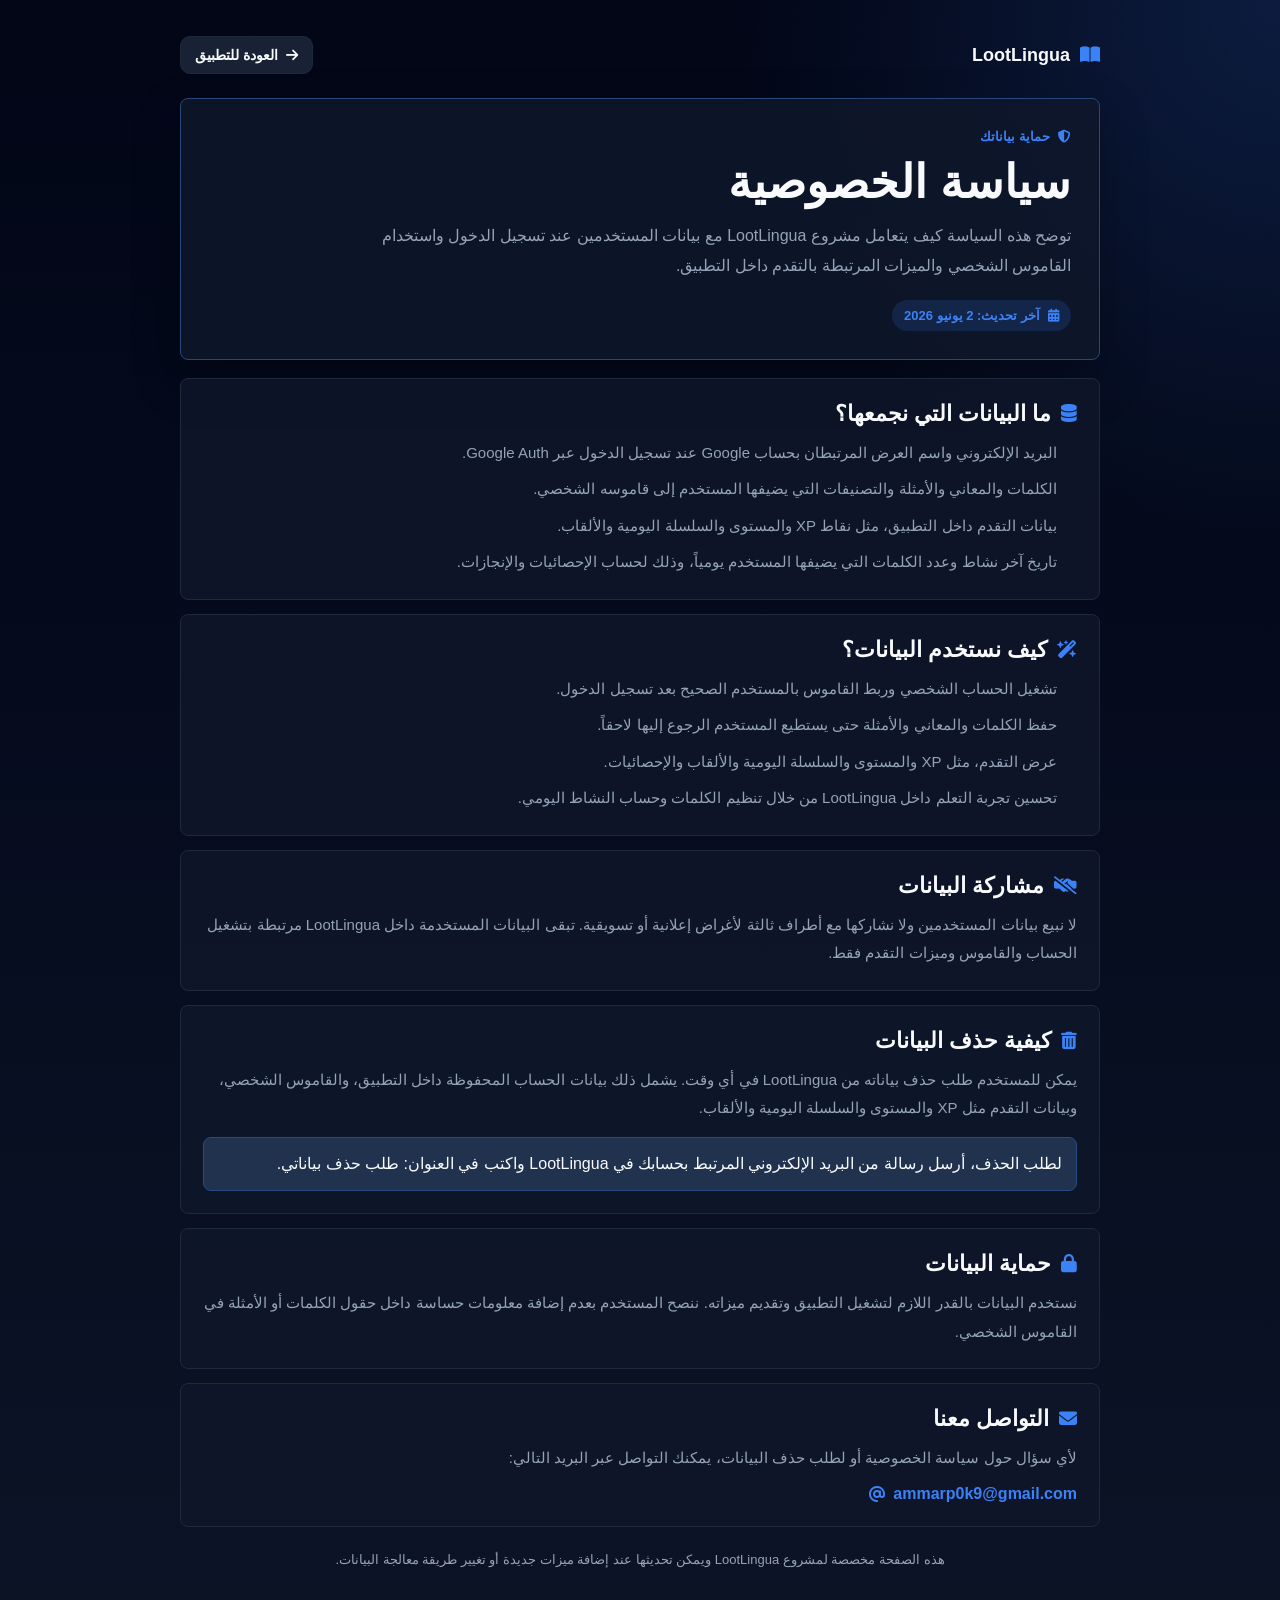
<file: privacy.html>
<!DOCTYPE html>
<html lang="ar" dir="rtl" data-theme="lootlingua">
<head>
  <meta charset="UTF-8">
  <meta name="viewport" content="width=device-width, initial-scale=1.0">
  <meta name="description" content="سياسة الخصوصية لتطبيق LootLingua.">
  <title>سياسة الخصوصية | LootLingua</title>
  <link rel="canonical" href="https://loot-lingua.vercel.app/privacy">
  <link rel="icon" type="image/png" href="Lootlingua_LOGO_3.png">
  <link rel="stylesheet" href="https://cdnjs.cloudflare.com/ajax/libs/font-awesome/6.5.1/css/all.min.css">
  <link rel="stylesheet" href="style.css">
  <style>
    body {
      min-height: 100vh;
      background:
        radial-gradient(circle at top right, color-mix(in srgb, var(--accent) 18%, transparent), transparent 34rem),
        linear-gradient(180deg, var(--main-bg) 0%, color-mix(in srgb, var(--card-bg) 78%, var(--main-bg)) 100%);
    }

    .privacy-page {
      width: min(920px, calc(100% - 32px));
      margin: 0 auto;
      padding: 36px 0 48px;
    }

    .privacy-topbar {
      display: flex;
      align-items: center;
      justify-content: space-between;
      gap: 16px;
      margin-bottom: 24px;
    }

    .privacy-brand {
      display: inline-flex;
      align-items: center;
      gap: 10px;
      color: var(--text-white);
      text-decoration: none;
      font-weight: 900;
      font-size: 18px;
    }

    .privacy-brand i {
      color: var(--accent);
    }

    .privacy-back {
      display: inline-flex;
      align-items: center;
      gap: 8px;
      padding: 10px 14px;
      border-radius: 10px;
      border: 1px solid var(--border);
      background: color-mix(in srgb, var(--surface-bg) 82%, transparent);
      color: var(--text-white);
      text-decoration: none;
      font-size: 14px;
      font-weight: 700;
      transition: transform 0.16s ease, background 0.2s ease, border-color 0.2s ease;
    }

    .privacy-back:hover {
      transform: translateY(-1px);
      border-color: var(--accent);
      background: var(--accent-soft);
    }

    .privacy-hero {
      padding: 28px;
      border: 1px solid color-mix(in srgb, var(--accent) 34%, var(--border));
      border-radius: 8px;
      background: color-mix(in srgb, var(--card-bg) 86%, transparent);
      box-shadow: 0 20px 48px rgba(0, 0, 0, 0.26);
      margin-bottom: 18px;
    }

    .privacy-kicker {
      display: inline-flex;
      align-items: center;
      gap: 8px;
      margin-bottom: 12px;
      color: var(--accent);
      font-size: 13px;
      font-weight: 800;
    }

    .privacy-hero h1 {
      margin: 0 0 12px;
      color: var(--text-white);
      font-size: clamp(30px, 5vw, 46px);
      line-height: 1.15;
      letter-spacing: 0;
    }

    .privacy-hero p {
      max-width: 720px;
      margin: 0;
      color: var(--text-gray);
      font-size: 16px;
      line-height: 1.9;
    }

    .privacy-updated {
      display: inline-flex;
      align-items: center;
      gap: 8px;
      margin-top: 18px;
      padding: 8px 12px;
      border-radius: 999px;
      background: var(--accent-soft);
      color: var(--accent);
      font-size: 13px;
      font-weight: 800;
    }

    .privacy-content {
      display: grid;
      gap: 14px;
    }

    .privacy-section {
      padding: 22px;
      border: 1px solid var(--border);
      border-radius: 8px;
      background: color-mix(in srgb, var(--card-bg) 82%, transparent);
    }

    .privacy-section h2 {
      display: flex;
      align-items: center;
      gap: 10px;
      margin: 0 0 12px;
      color: var(--text-white);
      font-size: 22px;
      letter-spacing: 0;
    }

    .privacy-section h2 i {
      color: var(--accent);
      font-size: 18px;
    }

    .privacy-section p,
    .privacy-section li {
      color: var(--text-gray);
      font-size: 15px;
      line-height: 1.9;
    }

    .privacy-section p {
      margin: 0;
    }

    .privacy-section ul {
      margin: 0;
      padding: 0 20px 0 0;
    }

    .privacy-section li {
      margin-bottom: 8px;
    }

    .privacy-section li:last-child {
      margin-bottom: 0;
    }

    .privacy-note {
      margin-top: 14px;
      padding: 12px 14px;
      border-radius: 8px;
      border: 1px solid color-mix(in srgb, var(--accent) 38%, var(--border));
      background: color-mix(in srgb, var(--accent) 10%, var(--surface-bg));
      color: var(--text-white);
      line-height: 1.8;
    }

    .privacy-contact {
      display: inline-flex;
      align-items: center;
      gap: 8px;
      margin-top: 12px;
      color: var(--accent);
      font-weight: 800;
      text-decoration: none;
      direction: ltr;
    }

    .privacy-contact:hover {
      text-decoration: underline;
    }

    .privacy-footer {
      margin-top: 22px;
      color: var(--text-gray);
      font-size: 13px;
      text-align: center;
      line-height: 1.7;
    }

    @media (max-width: 640px) {
      .privacy-page {
        width: min(100% - 22px, 920px);
        padding-top: 18px;
      }

      .privacy-topbar {
        align-items: stretch;
        flex-direction: column;
      }

      .privacy-back {
        justify-content: center;
      }

      .privacy-hero,
      .privacy-section {
        padding: 18px;
      }

      .privacy-section h2 {
        font-size: 19px;
      }
    }
  </style>
</head>
<body>
  <main class="privacy-page">
    <nav class="privacy-topbar" aria-label="روابط الصفحة">
      <a class="privacy-brand" href="index.html" aria-label="العودة إلى LootLingua">
        <i class="fa-solid fa-book-open" aria-hidden="true"></i>
        <span>LootLingua</span>
      </a>
      <a class="privacy-back" href="index.html">
        <i class="fa-solid fa-arrow-right" aria-hidden="true"></i>
        <span>العودة للتطبيق</span>
      </a>
    </nav>

    <header class="privacy-hero">
      <span class="privacy-kicker">
        <i class="fa-solid fa-shield-halved" aria-hidden="true"></i>
        حماية بياناتك
      </span>
      <h1>سياسة الخصوصية</h1>
      <p>
        توضح هذه السياسة كيف يتعامل مشروع LootLingua مع بيانات المستخدمين عند تسجيل الدخول
        واستخدام القاموس الشخصي والميزات المرتبطة بالتقدم داخل التطبيق.
      </p>
      <span class="privacy-updated">
        <i class="fa-solid fa-calendar-days" aria-hidden="true"></i>
        آخر تحديث: 2 يونيو 2026
      </span>
    </header>

    <section class="privacy-content" aria-label="تفاصيل سياسة الخصوصية">
      <article class="privacy-section">
        <h2><i class="fa-solid fa-database" aria-hidden="true"></i>ما البيانات التي نجمعها؟</h2>
        <ul>
          <li>البريد الإلكتروني واسم العرض المرتبطان بحساب Google عند تسجيل الدخول عبر Google Auth.</li>
          <li>الكلمات والمعاني والأمثلة والتصنيفات التي يضيفها المستخدم إلى قاموسه الشخصي.</li>
          <li>بيانات التقدم داخل التطبيق، مثل نقاط XP والمستوى والسلسلة اليومية والألقاب.</li>
          <li>تاريخ آخر نشاط وعدد الكلمات التي يضيفها المستخدم يومياً، وذلك لحساب الإحصائيات والإنجازات.</li>
        </ul>
      </article>

      <article class="privacy-section">
        <h2><i class="fa-solid fa-wand-magic-sparkles" aria-hidden="true"></i>كيف نستخدم البيانات؟</h2>
        <ul>
          <li>تشغيل الحساب الشخصي وربط القاموس بالمستخدم الصحيح بعد تسجيل الدخول.</li>
          <li>حفظ الكلمات والمعاني والأمثلة حتى يستطيع المستخدم الرجوع إليها لاحقاً.</li>
          <li>عرض التقدم، مثل XP والمستوى والسلسلة اليومية والألقاب والإحصائيات.</li>
          <li>تحسين تجربة التعلم داخل LootLingua من خلال تنظيم الكلمات وحساب النشاط اليومي.</li>
        </ul>
      </article>

      <article class="privacy-section">
        <h2><i class="fa-solid fa-handshake-simple-slash" aria-hidden="true"></i>مشاركة البيانات</h2>
        <p>
          لا نبيع بيانات المستخدمين ولا نشاركها مع أطراف ثالثة لأغراض إعلانية أو تسويقية.
          تبقى البيانات المستخدمة داخل LootLingua مرتبطة بتشغيل الحساب والقاموس وميزات التقدم فقط.
        </p>
      </article>

      <article class="privacy-section">
        <h2><i class="fa-solid fa-trash-can" aria-hidden="true"></i>كيفية حذف البيانات</h2>
        <p>
          يمكن للمستخدم طلب حذف بياناته من LootLingua في أي وقت. يشمل ذلك بيانات الحساب المحفوظة
          داخل التطبيق، والقاموس الشخصي، وبيانات التقدم مثل XP والمستوى والسلسلة اليومية والألقاب.
        </p>
        <div class="privacy-note">
          لطلب الحذف، أرسل رسالة من البريد الإلكتروني المرتبط بحسابك في LootLingua واكتب في العنوان:
          طلب حذف بياناتي.
        </div>
      </article>

      <article class="privacy-section">
        <h2><i class="fa-solid fa-lock" aria-hidden="true"></i>حماية البيانات</h2>
        <p>
          نستخدم البيانات بالقدر اللازم لتشغيل التطبيق وتقديم ميزاته. ننصح المستخدم بعدم إضافة
          معلومات حساسة داخل حقول الكلمات أو الأمثلة في القاموس الشخصي.
        </p>
      </article>

      <article class="privacy-section">
        <h2><i class="fa-solid fa-envelope" aria-hidden="true"></i>التواصل معنا</h2>
        <p>
          لأي سؤال حول سياسة الخصوصية أو لطلب حذف البيانات، يمكنك التواصل عبر البريد التالي:
        </p>
        <a class="privacy-contact" href="mailto:ammarp0k9@gmail.com">
          <i class="fa-solid fa-at" aria-hidden="true"></i>
          ammarp0k9@gmail.com
        </a>
      </article>
    </section>

    <footer class="privacy-footer">
      هذه الصفحة مخصصة لمشروع LootLingua ويمكن تحديثها عند إضافة ميزات جديدة أو تغيير طريقة معالجة البيانات.
    </footer>
  </main>
</body>
</html>
</file>
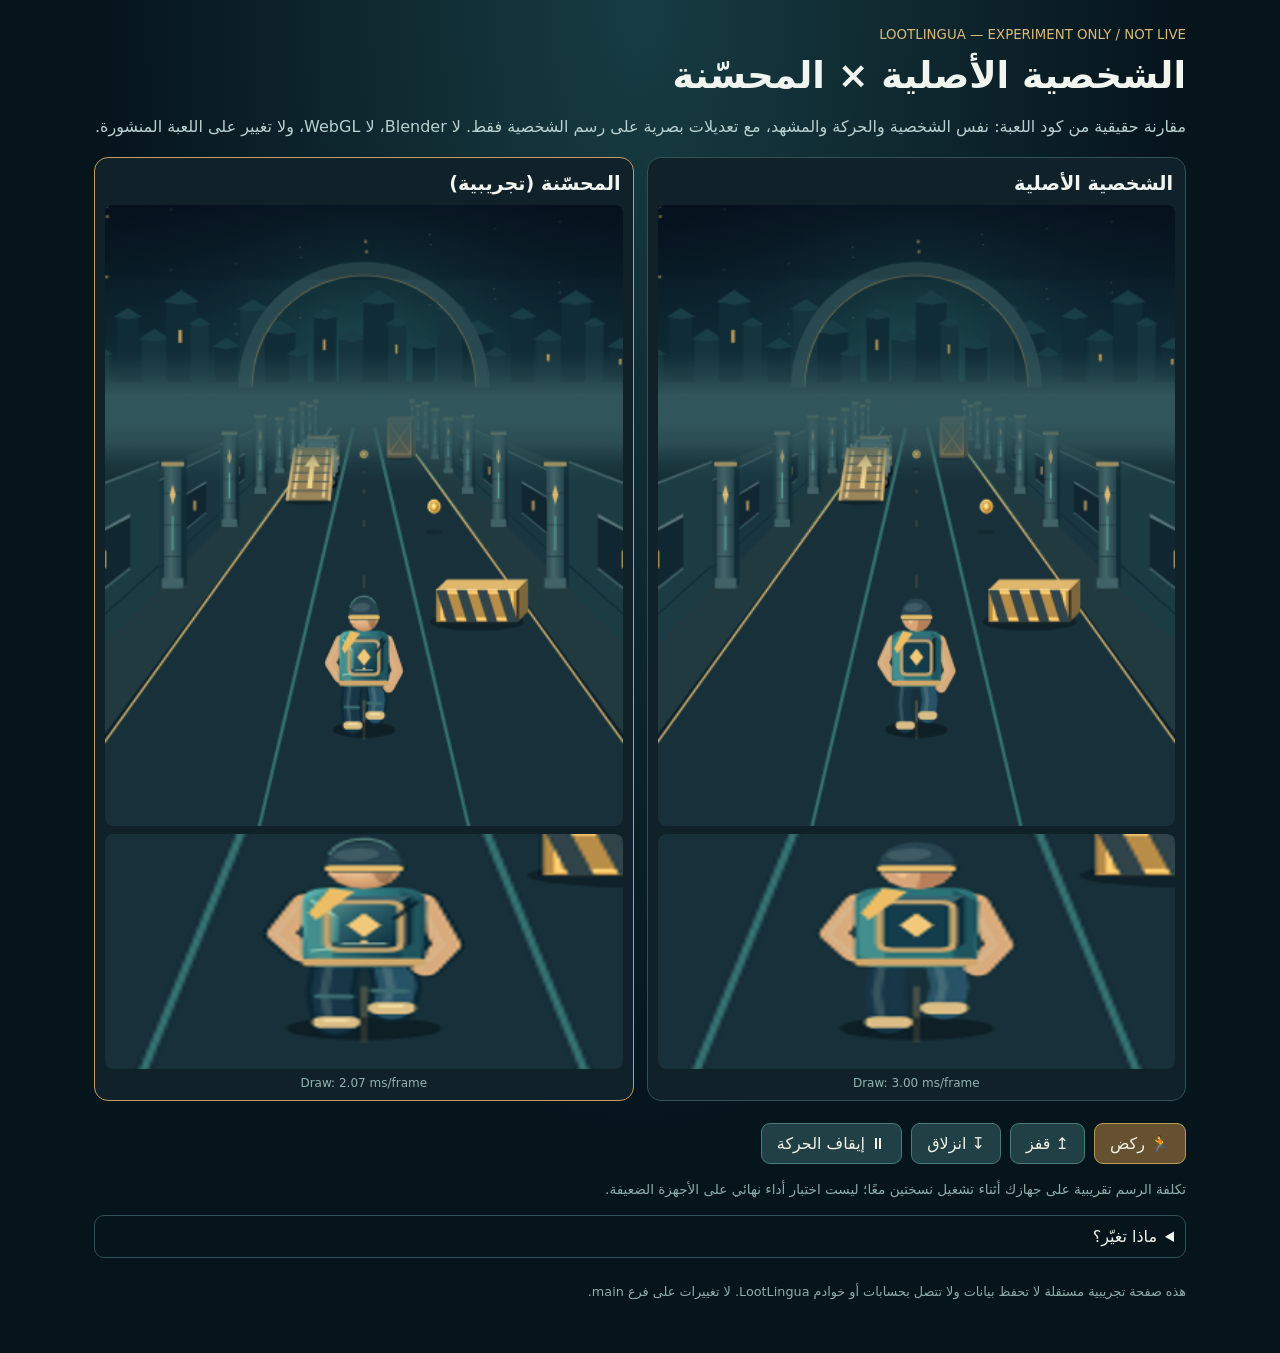
<file: experiments/runner-character-comparison.html>
<!doctype html><html lang="ar" dir="rtl"><head><meta charset="utf-8"><meta name="viewport" content="width=device-width,initial-scale=1"><meta name="color-scheme" content="dark"><title>LootLingua | مقارنة الشخصية 2.5D</title>
<style>
*{box-sizing:border-box}body{background:radial-gradient(ellipse at 50% 0%,#173c43,#06141c 60%);color:#f0f5ef;font-family:system-ui,Tahoma,sans-serif;margin:0;min-height:100vh}
main{max-width:1120px;margin:auto;padding:24px 14px 50px}h1{font-size:clamp(1.5rem,4vw,2.3rem);margin:.3em 0}
h2{font-size:clamp(.87rem,2.8vw,1.2rem);margin:4px 2px 10px}p{line-height:1.75;color:#b8d0cf}
small{color:#dcb978}.board{display:grid;grid-template-columns:repeat(2,minmax(0,1fr));gap:13px}
.panel{background:#10212a;border:1px solid #315057;border-radius:14px;padding:10px;min-width:0}.best{border-color:#c59d61}
.scene{display:block;width:100%;height:auto;aspect-ratio:5/6;background:#061019;border-radius:8px}
.zoom{display:block;width:100%;height:auto;aspect-ratio:2.2/1;background:#071722;border-radius:8px;margin-top:8px}
.metrics{direction:ltr;text-align:center;color:#91b2ae;font-size:.75rem;margin-top:7px}
.actions{display:flex;flex-wrap:wrap;gap:9px;margin:22px 0 7px}
button{background:#214046;border:1px solid #487c77;border-radius:9px;color:#f2f2e5;cursor:pointer;padding:10px 15px;font:inherit}
button[aria-pressed=true]{background:#65512f;border-color:#b89a58}button:focus-visible{outline:3px solid #ead28f}
.note{color:#8facaa;font-size:.85rem}details{border:1px solid #305058;padding:11px;border-radius:10px}summary{cursor:pointer}footer{color:#8facaa;font-size:.8rem;margin-top:22px;line-height:1.8}
@media(max-width:450px){main{padding:13px 7px}.board{gap:6px}.panel{padding:5px;border-radius:9px}h2{font-size:.82rem;margin:5px 1px}button{padding:9px 11px;font-size:.87rem}}
</style></head><body><main>
<small>LOOTLINGUA — EXPERIMENT ONLY / NOT LIVE</small>
<h1>الشخصية الأصلية × المحسّنة</h1>
<p>مقارنة حقيقية من كود اللعبة: نفس الشخصية والحركة والمشهد، مع تعديلات بصرية على رسم الشخصية فقط. لا Blender، لا WebGL، ولا تغيير على اللعبة المنشورة.</p>
<div class="board"><div class="panel"><h2>الشخصية الأصلية</h2><canvas id="old" class="scene" width="360" height="432"></canvas><canvas id="old-zoom" class="zoom" width="440" height="200"></canvas><div id="old-perf" class="metrics">جاري التحميل…</div></div>
<div class="panel best"><h2>المحسّنة (تجريبية)</h2><canvas id="new" class="scene" width="360" height="432"></canvas><canvas id="new-zoom" class="zoom" width="440" height="200"></canvas><div id="new-perf" class="metrics">جاري التحميل…</div></div></div>
<div class="actions"><button id="run" aria-pressed="true">🏃 ركض</button><button id="jump">↥ قفز</button><button id="slide">↧ انزلاق</button><button id="pause" aria-pressed="false">⏸ إيقاف الحركة</button></div>
<p class="note">تكلفة الرسم تقريبية على جهازك أثناء تشغيل نسختين معًا؛ ليست اختبار أداء نهائي على الأجهزة الضعيفة.</p>
<details><summary>ماذا تغيّر؟</summary><p>تظليل الرأس والجذع، إضاءة حواف الأطراف، إبراز حجم الحقيبة وتفاصيل الملابس والأحذية. نفس هيئة الشخصية وموقعها وحركاتها؛ منطق الجري والتصادم والأسئلة لم يتغير.</p></details>
<footer>هذه صفحة تجريبية مستقلة لا تحفظ بيانات ولا تتصل بحسابات أو خوادم LootLingua. لا تغييرات على فرع main.</footer></main>
<script>
(function(root) {
  'use strict';
  const LANES = 3, MAX_HEARTS = 3, MAX_ENTITIES = 48, MAX_EVENTS = 16;
  const FAR = 112, SPAWN_Z = 96, GATE_SPAWN_Z = 64, BASE_SPEED = 14, MAX_SPEED = 32;
  const NEAR = -15, VEHICLE_HEIGHT = 1.05, VEHICLE_RAMP = 6, VEHICLE_EXIT = 3;
  const TUNNEL_LENGTH = 42, LONG_TUNNEL_MIN = 240, MIN_ROW_MS = 780;
  const IMPACT_FREEZE_MS = 260, RECOVERY_START_MS = 140;
  const GATE_BLOCKER_OFFSET = 6, GATE_COMMIT_Z = 2.5;
  // Templates describe relationships, then lanes are shuffled. A truck can
  // accompany any normal hazard, not just another truck.
  const FORMATIONS = [
    ['train', 'wall', null], ['train', 'low', null], ['train', 'overhead', null],
    ['train', 'wall', 'wall'], ['train', 'low', 'wall'], ['train', 'overhead', 'wall'],
    ['train', 'low', 'overhead'], ['train', 'train', null], ['train', 'train', 'low'],
    ['train', 'train', 'overhead'], ['train', 'train', 'wall'], ['train', 'train', 'train'],
    ['train', 'duckwall', null], ['train', 'duckwall', 'low'], ['train', 'train', 'duckwall'],
    ['duckwall', 'wall', 'low'], ['duckwall', 'overhead', 'train'],
  ];
  const JUMP_MS = 640, SLIDE_MS = 480, ACTION_RECOVERY_MS = 70, INPUT_BUFFER_MS = 140, INVULNERABLE_MS = 1100;
  const clamp = (value, low, high) => Math.max(low, Math.min(high, value));
  const clean = value => String(value ?? '').trim().replace(/\s+/g, ' ');

  function normalizeWords(words) {
    const seen = new Set();
    return (Array.isArray(words) ? words : []).map(item => ({
      word: clean(item?.word || item?.term),
      meaning: clean(item?.translation || item?.meaning || item?.ar || item?.definition),
    })).filter(item => {
      const key = item.word + '\u0000' + item.meaning;
      if (!item.word || !item.meaning || seen.has(key)) return false;
      seen.add(key); return true;
    });
  }
  function random(state) { return clamp(Number(state._random()) || 0, 0, 1 - Number.EPSILON); }
  function choose(state, values) { return values[Math.floor(random(state) * values.length)]; }
  function emit(state, event) {
    if (state.events.length < MAX_EVENTS) state.events.push(event);
  }
  function createState(words, options = {}) {
    const normalized = normalizeWords(words);
    const rng = typeof options.random === 'function' ? options.random : Math.random;
    return {
      words: normalized, lane: 1, hearts: MAX_HEARTS, coins: 0,
      distance: 0, speed: BASE_SPEED, elapsed: 0, running: true, paused: false, over: false,
      action: 'run', actionStartedAt: 0, actionUntil: 0, invulnerableUntil: 0,
      autoRecovery: options.autoRecovery !== false, impact: null, _sideBumpUntil: 0,
      entities: [], gate: null, feedback: null, events: [],
      _random: rng, _gateLanes: [], _lastGateLane: -1, _queuedAction: null, _formationBag: [], _tunnelLengths: [],
      _pool: Array.from({ length: MAX_ENTITIES }, () => ({})), _nextId: 1,
      _nextRowAt: 400, _nextGateAt: 30000 + Math.floor(clamp(Number(rng()) || 0, 0, 1) * 12000), _row: 0, _escapeLane: 1, _safeUntil: 0,
      _canGate: new Set(normalized.map(item => item.meaning)).size >= LANES,
    };
  }
  function usable(state) { return state.running && !state.paused && !state.over; }
  function getAction(state, at = state.elapsed) {
    return state.action !== 'run' && at >= state.actionStartedAt && at < state.actionUntil ? state.action : 'run';
  }
  function move(state, lane) {
    const value = Number(lane);
    if (!usable(state) || !Number.isFinite(value) || gateEntryLocked(state) || state.impact && state.elapsed < state.impact.freezeUntil) return false;
    const next = clamp(Math.round(value), 0, LANES - 1);
    if (next === state.lane) return false;
    if (!lanePathOpen(state, next)) {
      if (state.elapsed >= state._sideBumpUntil) {
        state.impact = { kind: 'side', direction: Math.sign(next - state.lane), startedAt: state.elapsed, freezeUntil: state.elapsed + 90, endAt: state.elapsed + 320, applied: true };
        state._sideBumpUntil = state.elapsed + 420;
        state._nextRowAt += 90; state._nextGateAt += 90;
        emit(state, { type: 'side-bump' });
      }
      return false;
    }
    state.lane = next; return true;
  }
  function startAction(state, action, duration) {
    if (!usable(state) || gateEntryLocked(state) || state.impact && state.elapsed < state.impact.freezeUntil) return false;
    const current = getAction(state);
    // Jump cancels a crouch; airborne input never resets the jump arc.
    if (current !== 'run' && !(current === 'slide' && action === 'jump')) {
      if (state.actionUntil - state.elapsed > INPUT_BUFFER_MS || state._queuedAction) return false;
      state._queuedAction = action; return true;
    }
    if (current === 'run' && state.elapsed < state.actionUntil + ACTION_RECOVERY_MS && state.actionUntil > 0) {
      if (state._queuedAction) return false;
      state._queuedAction = action; return true;
    }
    state._queuedAction = null;
    state.action = action; state.actionStartedAt = state.elapsed; state.actionUntil = state.elapsed + duration;
    return true;
  }
  function jump(state) { return startAction(state, 'jump', JUMP_MS); }
  function slide(state) { return startAction(state, 'slide', SLIDE_MS); }
  function vehicleSurface(entity, z = entity.z) {
    const position = -z, length = Number(entity.length) || 20;
    if (position < 0 || position > length + VEHICLE_EXIT) return 0;
    return VEHICLE_HEIGHT * Math.max(0, Math.min(1, position / VEHICLE_RAMP, (length + VEHICLE_EXIT - position) / VEHICLE_EXIT));
  }
  function lanePathOpen(state, lane) {
    const direction = Math.sign(lane - state.lane);
    if (!direction) return true;
    // Provenance comes from an actual vehicle surface underneath the
    // current lane, never from jump height above the street.
    let support = state.entities.reduce((floor, item) => item.obstacleType === 'train' && item.lane === state.lane ? Math.max(floor, vehicleSurface(item)) : floor, 0);
    const pose = getPose(state);
    for (let step = state.lane + direction; direction > 0 ? step <= lane : step >= lane; step += direction) {
      const trucks = state.entities.filter(item => item.obstacleType === 'train' && item.lane === step && sideOccupied(item, item.z));
      const targetSupport = trucks.reduce((floor, item) => Math.max(floor, vehicleSurface(item)), 0);
      if (trucks.length && (!support || !targetSupport || targetSupport > support + .08)) return false;
      support = targetSupport;
      if (state.entities.some(entity => entity.kind === 'obstacle' && entity.obstacleType !== 'train' && entity.lane === step && sideOccupied(entity, entity.z) && !clearsObstacle(entity.obstacleType, pose))) return false;
    }
    return true;
  }
  function sideOccupied(entity, z) {
    // Keep the body and a small shoulder clearance solid after the crossing.
    // Resolved means scored, not that the physical obstacle has disappeared.
    return entity.obstacleType === 'train' ? z <= 0 && z + entity.length + VEHICLE_EXIT > 0 : z <= .7 && z >= -3.2;
  }
  function clearsObstacle(type, pose) {
    return type === 'train' || type === 'duckwall' && pose.action === 'slide' && pose.top <= .55 ||
      type === 'low' && pose.feet >= .37 || type === 'overhead' && (pose.top <= .6 || pose.feet >= .88) || type === 'wall' && pose.feet >= 1.4;
  }
  function chooseRecovery(state, collided) {
    const speed = Math.max(BASE_SPEED, state.speed), freezeEnd = state.elapsed + IMPACT_FREEZE_MS;
    const actions = collided.obstacleType === 'overhead' || collided.obstacleType === 'duckwall' ? ['slide', 'jump', 'run'] : ['jump', 'run', 'slide'];
    let best = null;
    for (let lane = 0; lane < LANES; lane++) {
      if (!lanePathOpen(state, lane)) continue;
      for (const action of actions) {
        const duration = action === 'jump' ? JUMP_MS : action === 'slide' ? SLIDE_MS : 0;
        const simulated = { ...state, lane, elapsed: freezeEnd, action, actionStartedAt: state.elapsed + RECOVERY_START_MS, actionUntil: state.elapsed + RECOVERY_START_MS + duration };
        let safe = true, risk = 0;
        for (const entity of state.entities) {
          if (entity.kind !== 'obstacle' || entity.lane !== lane || entity.z < -1 || entity.z > speed * .9) continue;
          const at = freezeEnd + Math.max(0, entity.z) / speed * 1000;
          if (!clearsObstacle(entity.obstacleType, getPose(simulated, at))) {
            if (entity === collided || entity.obstacleType === 'wall' || entity.z <= speed * .5) { safe = false; break; }
            risk += 4;
          }
        }
        const cost = Math.abs(lane - state.lane) * 2 + (action === 'run' ? 0 : 1) + risk;
        if (safe && (!best || cost < best.cost)) best = { lane, action, cost };
      }
    }
    return best;
  }
  // Shared by collision and drawing: heights are measured in standing bodies.
  function getPose(state, at = state.elapsed) {
    const action = getAction(state, at);
    const fraction = clamp((at - state.actionStartedAt) / Math.max(1, state.actionUntil - state.actionStartedAt), 0, 1);
    let floor = 0;
    for (const entity of state.entities) {
      if (entity.obstacleType !== 'train' || entity.lane !== state.lane) continue;
      const z = entity.z + state.speed * (state.elapsed - at) / 1000;
      floor = Math.max(floor, vehicleSurface(entity, z));
    }
    const lift = action === 'jump' ? Math.sin(fraction * Math.PI) * 1.12 : 0;
    return { action, feet: floor + lift, top: floor + lift + (action === 'slide' ? .43 : 1), floor, lift };
  }
  function allocate(state, data) {
    const entity = state._pool.pop();
    if (!entity) return null;
    for (const key of Object.keys(entity)) delete entity[key];
    Object.assign(entity, { id: state._nextId++, active: true, resolved: false, bornAt: state.elapsed }, data);
    state.entities.push(entity); return entity;
  }
  function retire(state, index) {
    const [entity] = state.entities.splice(index, 1);
    entity.active = false;
    if (state.gate === entity) state.gate = null;
    state._pool.push(entity);
  }
  function createWordGate(state) {
    const meanings = new Set(state.words.map(item => item.meaning));
    if (meanings.size < LANES) return null;
    const prompt = choose(state, state.words);
    const alternatives = [...meanings].filter(meaning => meaning !== prompt.meaning);
    const first = choose(state, alternatives);
    const second = choose(state, alternatives.filter(meaning => meaning !== first));
    if (!state._gateLanes.length) {
      state._gateLanes = [0, 1, 2];
      for (let index = 2; index > 0; index--) {
        const other = Math.floor(random(state) * (index + 1));
        [state._gateLanes[index], state._gateLanes[other]] = [state._gateLanes[other], state._gateLanes[index]];
      }
      if (state._gateLanes[0] === state._lastGateLane) [state._gateLanes[0], state._gateLanes[1]] = [state._gateLanes[1], state._gateLanes[0]];
    }
    const correctLane = state._gateLanes.shift();
    state._lastGateLane = correctLane;
    const options = [first, second];
    for (let index = options.length - 1; index > 0; index--) {
      const other = Math.floor(random(state) * (index + 1));
      [options[index], options[other]] = [options[other], options[index]];
    }
    options.splice(correctLane, 0, prompt.meaning);
    if (!state._tunnelLengths.length) {
      state._tunnelLengths = [TUNNEL_LENGTH, 64, 256, 320, 384, 448];
      for (let i = state._tunnelLengths.length - 1; i > 0; i--) {
        const other = Math.floor(random(state) * (i + 1));
        [state._tunnelLengths[i], state._tunnelLengths[other]] = [state._tunnelLengths[other], state._tunnelLengths[i]];
      }
    }
    const length = state._tunnelLengths.pop();
    return { kind: 'gate', lane: 1, z: GATE_SPAWN_Z, length, word: prompt.word,
      options, correctLane: options.indexOf(prompt.meaning), correctMeaning: prompt.meaning };
  }
  function hasGateWords(state) { return state._canGate; }
  function prepareGateBarriers(state, gate) {
    if (gate.barriersCreated) return;
    // Reserve both wrong routes together; allocation never grows the pool.
    for (let i = state.entities.length - 1; state._pool.length < 2 && i >= 0; i--) {
      if (state.entities[i].kind === 'coin' && state.entities[i].z > 0) retire(state, i);
    }
    if (state._pool.length < 2) return;
    for (let lane = 0; lane < LANES; lane++) if (lane !== gate.correctLane) {
      allocate(state, { kind: 'obstacle', obstacleType: 'wall', lane, z: gate.z + GATE_BLOCKER_OFFSET,
        length: 0, gateBarrier: true, gateId: gate.id });
    }
    gate.barriersCreated = true;
  }
  function gateEntryLocked(state) {
    const gate = state.gate;
    if (!gate || gate.entryReleased || gate.z > GATE_COMMIT_Z) return false;
    if (gate.entryLane == null) { gate.entryLane = state.lane; state._queuedAction = null; }
    return true;
  }
  function maybeGate(state) {
    if (state.elapsed < state._nextGateAt || state.gate || !hasGateWords(state)) return;
    const data = createWordGate(state);
    const gate = data && allocate(state, data);
    if (!gate) return;
    // The scheduler drains obstacle rows before a reading gate. This guard also
    // protects restored/debug states from placing an obstacle in the read zone.
    for (let index = state.entities.length - 1; index >= 0; index--) {
      const entity = state.entities[index];
      if (entity.kind === 'obstacle' && entity.z > 0) retire(state, index);
    }
    state.gate = gate;
    prepareGateBarriers(state, gate);
    if (gate.length >= LONG_TUNNEL_MIN) {
      state._escapeLane = gate.correctLane;
      spawnRow(state, gate.z + 48);
      spawnRow(state, gate.z + 80);
    }
    state._nextGateAt = state.elapsed + 30000 + random(state) * 18000;
    emit(state, { type: 'gate-approach', id: gate.id, word: gate.word });
  }
  function spawnRow(state, seededZ = null) {
    const seeded = Number.isFinite(seededZ);
    if (!seeded && (state.elapsed < state._nextRowAt || state.elapsed < state._safeUntil)) return;
    const reading = state.gate && !state.gate.resolved && !seeded;
    const clearance = SPAWN_Z / state.speed * 1000 + 350;
    // Do not queue hidden hazards behind the reading veil: returning to full
    // speed would compress their spacing and reveal them too close together.
    const spawnZ = seeded ? seededZ : SPAWN_Z;
    const passage = state.gate, insideTunnel = passage && spawnZ >= passage.z && spawnZ <= passage.z + passage.length;
    const tunnelSafe = !insideTunnel || passage.length >= LONG_TUNNEL_MIN && spawnZ - passage.z >= 40;
    const draining = reading || !tunnelSafe || !seeded && hasGateWords(state) && state._nextGateAt - state.elapsed < clearance;
    const escapeOptions = [0, 1, 2].filter(lane => Math.abs(lane - state._escapeLane) <= 1 && (lane === state._escapeLane || !state.entities.some(item => item.kind === 'obstacle' && item.lane === lane && sideOccupied(item, item.z - spawnZ))));
    const escape = choose(state, escapeOptions);
    const blocked = [0, 1, 2].filter(lane => lane !== escape);
    if (random(state) > .5) blocked.reverse();
    const difficulty = clamp((state.distance - 180) / 1600, 0, 1);
    const fullRow = state.distance > 240 && random(state) < .15 + difficulty * .5;
    const obstacleCount = fullRow ? 3 : state.distance > 120 && random(state) < .6 + difficulty * .35 ? 2 : 1;
    if (fullRow) blocked.push(escape);
    if (state._pool.length < 12) return;
    const row = ++state._row;
    let layout = [null, null, null], route = escape;
    const occupiedByTruck = lane => state.entities.some(item => item.obstacleType === 'train' && item.lane === lane && item.z > -(item.length + VEHICLE_EXIT));
    if (!draining && state.distance > 160 && random(state) < .28 + difficulty * .12 && !state.entities.some(item => item.obstacleType === 'train' && item.z > -(item.length + VEHICLE_EXIT))) {
      if (!state._formationBag.length) {
        state._formationBag = FORMATIONS.map((_, index) => index).filter(index => state.distance > 500 || index < 8);
        for (let i = state._formationBag.length - 1; i > 0; i--) {
          const other = Math.floor(random(state) * (i + 1));
          [state._formationBag[i], state._formationBag[other]] = [state._formationBag[other], state._formationBag[i]];
        }
      }
      layout = FORMATIONS[state._formationBag.pop()].slice();
      for (let i = 2; i > 0; i--) {
        const other = Math.floor(random(state) * (i + 1));
        [layout[i], layout[other]] = [layout[other], layout[i]];
      }
      if (layout[route] === 'wall') {
        const passable = layout.findIndex(type => type !== 'wall');
        [layout[route], layout[passable]] = [layout[passable], layout[route]];
      }
    } else if (!draining) {
      for (let index = 0; index < obstacleCount; index++) {
        const lane = blocked[index];
        layout[lane] = lane === escape ? choose(state, ['low', 'overhead', 'duckwall']) : choose(state, ['low', 'overhead', 'wall', 'duckwall']);
      }
    }
    for (let lane = 0; lane < LANES; lane++) {
      const type = layout[lane];
      if (!type || occupiedByTruck(lane)) continue;
      const z = spawnZ + (type === 'train' && random(state) < .5 ? lane * 4 : 0);
      allocate(state, { kind: 'obstacle', obstacleType: type, length: type === 'train' ? 20 : 0, lane, z, row, safeRoute: lane === route, routeLane: route, tunnelId: insideTunnel ? passage.id : null });
      if (type === 'train') for (const offset of [10, 15]) allocate(state, { kind: 'coin', lane, z: z + offset, height: VEHICLE_HEIGHT + .44, row });
      if (['low', 'overhead', 'duckwall'].includes(type) && random(state) < .65) {
        for (const offset of [0, 2]) allocate(state, { kind: 'coin', lane, z: spawnZ + offset,
          height: type === 'low' ? 1.5 : .22, requires: type === 'low' ? 'jump' : 'slide', row });
      }
    }
    if ((!layout[route] || draining) && !occupiedByTruck(route)) {
      allocate(state, { kind: 'coin', lane: escape, z: spawnZ + 3, row });
      allocate(state, { kind: 'coin', lane: escape, z: spawnZ + 6, row });
    }
    if (!draining) state._escapeLane = escape;
    if (!seeded) state._nextRowAt = state.elapsed + Math.max(MIN_ROW_MS, 1150 - difficulty * 370) + random(state) * 160;
  }
  function damage(state, at, cause, obstacle) {
    if ((!obstacle?.gateBarrier && at < state.invulnerableUntil) || state.over) return false;
    state.hearts = Math.max(0, state.hearts - 1);
    state.invulnerableUntil = at + INVULNERABLE_MS;
    emit(state, { type: 'hit', cause, hearts: state.hearts });
    if (obstacle && state.hearts) {
      // Recoil the whole scene together, keeping row geometry and tunnel depth intact.
      const recoil = Math.max(0, 3 - obstacle.z);
      for (const item of state.entities) item.z += recoil;
      state.distance = Math.max(0, state.distance - recoil);
      state.action = 'run'; state.actionUntil = 0; state._queuedAction = null;
      const plan = state.autoRecovery ? chooseRecovery(state, obstacle) : null;
      state.impact = { kind: 'hit', startedAt: state.elapsed, recoverAt: state.elapsed + RECOVERY_START_MS,
        freezeUntil: state.elapsed + IMPACT_FREEZE_MS, endAt: state.elapsed + 650, plan, applied: false };
      state._nextRowAt += IMPACT_FREEZE_MS; state._nextGateAt += IMPACT_FREEZE_MS;
      state.invulnerableUntil += IMPACT_FREEZE_MS;
    }
    if (!state.hearts) { state.over = true; state.running = false; emit(state, { type: 'over' }); }
    return true;
  }
  function cross(state, entity, at) {
    entity.resolved = true;
    if (entity.kind === 'gate') {
      prepareGateBarriers(state, entity);
      const correct = state.lane === entity.correctLane;
      state.feedback = { correct, correctMeaning: entity.correctMeaning, chosenLane: state.lane, until: state.elapsed + 1200 };
      state._safeUntil = state.elapsed + 1200;
      emit(state, { type: 'gate', correct, word: entity.word, correctMeaning: entity.correctMeaning, chosenLane: state.lane });
    } else if (entity.lane === state.lane && entity.kind === 'coin') {
      const pose = getPose(state, at), height = entity.height ?? .44;
      const reachable = !entity.requires || entity.requires === 'jump' && pose.feet >= .37 || entity.requires === 'slide' && pose.top <= .6;
      if (reachable && pose.feet <= height + .12 && pose.top >= height - .12) {
        entity.collected = true;
        state.coins++; emit(state, { type: 'coin', id: entity.id, amount: 1, total: state.coins });
      }
    } else if (entity.lane === state.lane && entity.kind === 'obstacle') {
      const pose = getPose(state, at);
      if (entity.gateBarrier) {
        if (state.gate?.id === entity.gateId) state.gate.entryReleased = true;
        damage(state, at, 'wall', entity);
      } else if (!clearsObstacle(entity.obstacleType, pose)) damage(state, at, entity.obstacleType, entity);
    }
  }
  function update(state, dtMs) {
    state.events.length = 0;
    const dt = clamp(Number(dtMs) || 0, 0, 50);
    if (!usable(state) || !dt) return state;
    const before = state.elapsed;
    state.elapsed += dt;
    if (state.feedback && state.elapsed >= state.feedback.until) state.feedback = null;
    const impact = state.impact;
    if (impact) {
      if (!impact.applied && state.elapsed >= impact.recoverAt) {
        impact.applied = true;
        if (impact.plan && state.autoRecovery) {
          state.lane = impact.plan.lane;
          state.action = impact.plan.action; state.actionStartedAt = impact.recoverAt;
          state.actionUntil = impact.recoverAt + (state.action === 'jump' ? JUMP_MS : state.action === 'slide' ? SLIDE_MS : 0);
          emit(state, { type: 'recovery', action: state.action, lane: state.lane });
        }
      }
      if (state.elapsed <= impact.freezeUntil) return state;
      if (state.elapsed >= impact.endAt) state.impact = null;
    }
    maybeGate(state);
    const desired = Math.min(MAX_SPEED, BASE_SPEED + state.distance / 70);
    state.speed = state.gate && !state.gate.resolved ? 12 : desired;
    const movingDt = impact ? Math.min(dt, Math.max(0, state.elapsed - impact.freezeUntil)) : dt;
    const travelled = state.speed * movingDt / 1000;
    state.distance += travelled;
    for (const entity of state.entities) entity.z -= travelled;
    const passage = state.gate;
    if (passage && !passage.entryReleased) {
      gateEntryLocked(state);
      if (passage.resolved && passage.z < -GATE_BLOCKER_OFFSET - 3.2) passage.entryReleased = true;
    }
    for (const entity of state.entities) {
      const oldZ = entity.z + travelled;
      if (!entity.resolved && oldZ > 0 && entity.z <= 0) cross(state, entity, before + dt * oldZ / travelled);
      if (state.over || state.impact && state.elapsed <= state.impact.freezeUntil) break;
    }
    for (let index = state.entities.length - 1; index >= 0; index--) {
      const entity = state.entities[index], span = (entity.length || 0) + (entity.obstacleType === 'train' ? VEHICLE_EXIT : 0);
      if (entity.z + span < NEAR - 1) retire(state, index);
    }
    if (getAction(state) === 'run') state.action = 'run';
    if (state._queuedAction && getAction(state) === 'run' && state.elapsed >= state.actionUntil + ACTION_RECOVERY_MS) {
      const action = state._queuedAction;
      startAction(state, action, action === 'jump' ? JUMP_MS : SLIDE_MS);
    }
    if (!state.over) spawnRow(state);
    return state;
  }
  root.LootLinguaRunnerEngine = Object.freeze({ createState, update, move, jump, slide, getAction, getPose, vehicleSurface, normalizeWords, createWordGate,
    constants: Object.freeze({ LANES, MAX_HEARTS, MAX_ENTITIES, MAX_EVENTS, FAR, NEAR, VEHICLE_HEIGHT, VEHICLE_RAMP, VEHICLE_EXIT, TUNNEL_LENGTH, LONG_TUNNEL_MIN, MIN_ROW_MS, SPAWN_Z, GATE_BLOCKER_OFFSET, BASE_SPEED, MAX_SPEED, JUMP_MS, SLIDE_MS, INVULNERABLE_MS }),
  });
})(window);

</script>
<script>
/* LootLingua Runner: visual projection only. No DOM reads, rewards or physics. */
(function(root) {
  'use strict';
  const FAR = 112;
  const clamp = (value, low, high) => Math.max(low, Math.min(high, value));
  const laneColors = ['#53e5d2', '#f6c56a', '#82a8ff'];
  const palette = Object.freeze({ sky: '#071722', dark: '#061019', stone: '#24414b', edge: '#4d7272', gold: '#efc578', teal: '#5be6d1' });

  function createRenderer(canvas, options = {}) {
    const { NEAR, VEHICLE_HEIGHT, VEHICLE_RAMP, VEHICLE_EXIT } = root.LootLinguaRunnerEngine.constants;
    const context = canvas?.getContext?.('2d', { alpha: false });
    if (!context) throw new Error('Runner needs a 2D canvas.');
    const document = canvas.ownerDocument || root.document;
    const background = document.createElement('canvas');
    const back = background.getContext('2d', { alpha: false });
    let width = 1, height = 1, dpr = 1, laneWidth = 1, horizon = 1, ground = 1, actorHeight = 1;
    let destroyed = false, visualLane = 1, lastElapsed = null, activeTime = 0, horizonFog;
    const ordered = [], vehicles = [];
    const metrics = { drawn: 0, culled: 0, dpr: 1 };
    function paintDepth(entity) {
      if (entity.kind === 'coin' && (entity.height ?? .44) >= VEHICLE_HEIGHT) {
        for (const truck of vehicles) if (truck.lane === entity.lane && entity.z >= truck.z + VEHICLE_RAMP && entity.z <= truck.z + truck.length) return truck.z - .001;
      }
      return entity.z;
    }
    const byDepth = (a, b) => paintDepth(b) - paintDepth(a) || b.z - a.z || (a.id || 0) - (b.id || 0);

    function rounded(ctx, x, y, w, h, radius) {
      const r = Math.min(radius, w / 2, h / 2);
      ctx.beginPath(); ctx.moveTo(x + r, y); ctx.lineTo(x + w - r, y);
      ctx.quadraticCurveTo(x + w, y, x + w, y + r); ctx.lineTo(x + w, y + h - r);
      ctx.quadraticCurveTo(x + w, y + h, x + w - r, y + h); ctx.lineTo(x + r, y + h);
      ctx.quadraticCurveTo(x, y + h, x, y + h - r); ctx.lineTo(x, y + r);
      ctx.quadraticCurveTo(x, y, x + r, y); ctx.closePath();
    }
    function quad(ctx, ax, ay, bx, by, cx, cy, dx, dy, color) {
      ctx.fillStyle = color; ctx.beginPath(); ctx.moveTo(ax, ay); ctx.lineTo(bx, by);
      ctx.lineTo(cx, cy); ctx.lineTo(dx, dy); ctx.closePath(); ctx.fill();
    }
    function line(ctx, ax, ay, bx, by, color, size = 1) {
      ctx.strokeStyle = color; ctx.lineWidth = size; ctx.beginPath(); ctx.moveTo(ax, ay); ctx.lineTo(bx, by); ctx.stroke();
    }
    function clipWorld(vertices, closed) {
      const result = [];
      for (let i = 0; i < vertices.length; i++) {
        const a = vertices[i], b = vertices[(i + 1) % vertices.length];
        if (a[1] >= NEAR) result.push(a);
        if ((!closed && i === vertices.length - 1) || (a[1] >= NEAR) === (b[1] >= NEAR)) continue;
        const t = (NEAR - a[1]) / (b[1] - a[1]);
        result.push([a[0] + (b[0] - a[0]) * t, NEAR, a[2] + (b[2] - a[2]) * t]);
      }
      return result;
    }
    function mesh(vertices, color, stroke = 0) {
      const clipped = clipWorld(vertices, !stroke);
      if (clipped.length < (stroke ? 2 : 3)) return;
      context.beginPath();
      clipped.forEach((v, i) => {
        const p = project(v[0], v[1]), y = p.y - actorHeight * v[2] * p.scale;
        if (i) context.lineTo(p.x, y); else context.moveTo(p.x, y);
      });
      if (stroke) { context.strokeStyle = color; context.lineWidth = stroke; context.stroke(); }
      else { context.closePath(); context.fillStyle = color; context.fill(); }
    }
    function project(lane, z) {
      const depth = Number(z) || 0, scale = 17 / Math.max(2, 17 + depth);
      return { x: width / 2 + ((Number(lane) || 0) - 1) * laneWidth * scale,
        y: horizon + (ground - horizon) * scale, scale, laneWidth: laneWidth * scale,
        visible: depth >= NEAR && depth <= FAR,
        gateTop: horizon + (ground - horizon) * scale - actorHeight * 1.48 * scale,
        labelY: horizon + (ground - horizon) * scale - actorHeight * 1.16 * scale };
    }
    function cacheBackground() {
      back.setTransform(dpr, 0, 0, dpr, 0, 0);
      const sky = back.createLinearGradient(0, 0, 0, height);
      sky.addColorStop(0, '#06121f'); sky.addColorStop(.38, '#12373e'); sky.addColorStop(1, '#0a1c25');
      back.fillStyle = sky; back.fillRect(0, 0, width, height);
      const glow = back.createRadialGradient(width * .5, horizon * .86, 1, width * .5, horizon, width * .62);
      glow.addColorStop(0, 'rgba(94,230,199,.19)'); glow.addColorStop(.55, 'rgba(43,103,112,.07)'); glow.addColorStop(1, 'rgba(8,23,35,0)');
      back.fillStyle = glow; back.fillRect(0, 0, width, height);
      for (let index = 0; index < 24; index++) {
        const x = (index * 137.51 % 100) / 100 * width, y = (index * 31.73 % 100) / 100 * horizon * .74;
        back.fillStyle = index % 4 ? 'rgba(187,222,218,.28)' : 'rgba(246,197,106,.55)';
        back.fillRect(x, y, index % 4 ? 1 : 2, index % 4 ? 1 : 2);
      }
      // A distant original ruin-city silhouette stays cached; nearby columns
      // below move in world space and establish the player's forward motion.
      for (let index = 0; index < 22; index++) {
        const x = index * width / 21 - width * .025;
        const w = width * (.035 + index % 4 * .008), h = height * (.045 + index * 13 % 8 * .012);
        back.fillStyle = index % 2 ? '#102c36' : '#15343d'; back.fillRect(x, horizon - h, w, h + height * .1);
        quad(back, x - 2, horizon - h, x + w / 2, horizon - h - w * .4, x + w + 2, horizon - h, x + w / 2, horizon - h + 2, '#1a3e46');
        if (index % 3 === 0) {
          back.fillStyle = '#b59558'; back.fillRect(x + w * .4, horizon - h * .65, Math.max(1, w * .12), h * .16);
        }
      }
      const floor = back.createLinearGradient(0, horizon, 0, height);
      floor.addColorStop(0, '#17333b'); floor.addColorStop(1, '#07151f');
      back.fillStyle = floor; back.fillRect(0, horizon, width, height - horizon);
      // Cached outer masonry fills wide desktop margins without adding more
      // moving entities, textures, or per-frame gradients.
      for (const side of [-1, 1]) {
        const inner = width / 2 + side * laneWidth * 2.2, outer = side < 0 ? 0 : width;
        quad(back, inner, horizon, outer, horizon * .65, outer, height, inner, height, '#112a33');
        for (let band = 0; band < 8; band++) {
          const y = horizon + band * (height - horizon) / 7;
          line(back, outer, y, inner, y, '#1e3941', 1);
        }
      }
      // The sky arch is architecture, not an option gate: no text or symbols.
      const radius = width * .23;
      back.strokeStyle = '#294950'; back.lineWidth = Math.max(8, width * .025);
      back.beginPath(); back.arc(width / 2, horizon * 1.03, radius, Math.PI, 0); back.stroke();
      back.strokeStyle = 'rgba(240,197,120,.4)'; back.lineWidth = 1;
      back.beginPath(); back.arc(width / 2, horizon * 1.03, Math.max(0, radius - Math.max(5, width * .013)), Math.PI, 0); back.stroke();
    }
    function resize(nextWidth, nextHeight) {
      if (destroyed) return;
      width = clamp(Math.round(Number(nextWidth) || 1), 1, 4096);
      height = clamp(Math.round(Number(nextHeight) || 1), 1, 4096);
      dpr = clamp(Number(root.devicePixelRatio) || 1, 1, Math.min(2, Number(options.dprCap) || 1.5));
      canvas.width = background.width = Math.round(width * dpr);
      canvas.height = background.height = Math.round(height * dpr);
      laneWidth = Math.min(width * .94, height * 1.24) / 3;
      horizon = height * .285; ground = height * .84;
      actorHeight = clamp(Math.min(height * .2, laneWidth * .85), 57, 128);
      metrics.dpr = dpr; cacheBackground();
      horizonFog = context.createLinearGradient(0, horizon - height * .05, 0, horizon + height * .16);
      horizonFog.addColorStop(0, 'rgba(53,91,96,0)'); horizonFog.addColorStop(.18, 'rgba(53,91,96,.35)');
      horizonFog.addColorStop(.34, 'rgba(53,91,96,.86)'); horizonFog.addColorStop(.53, 'rgba(53,91,96,.88)');
      horizonFog.addColorStop(.7, 'rgba(53,91,96,.68)'); horizonFog.addColorStop(.86, 'rgba(53,91,96,.22)'); horizonFog.addColorStop(1, 'rgba(53,91,96,0)');
    }
    function road(distance) {
      const nearLeft = project(-.54, -6), nearRight = project(2.54, -6);
      const farLeft = project(-.54, FAR), farRight = project(2.54, FAR);
      quad(context, farLeft.x, farLeft.y, farRight.x, farRight.y, nearRight.x, nearRight.y, nearLeft.x, nearLeft.y, '#183039');
      // Continuous lane dividers and small moving inlays, no alternating tiles
      // or phase reset that flashes the entire road at high speed.
      for (const boundary of [.5, 1.5]) {
        const front = project(boundary, -6), rear = project(boundary, FAR);
        line(context, rear.x, rear.y, front.x, front.y, 'rgba(95,207,193,.4)', Math.max(.8, front.scale * 1.5));
      }
      const offset = distance % 12;
      for (let index = 7; index >= -1; index--) {
        const z = index * 12 - offset;
        const front = project(1, z), rear = project(1, z + 2);
        line(context, rear.x, rear.y, front.x, front.y, 'rgba(239,197,120,.2)', Math.max(1, front.scale * 2));
      }
      for (const edge of [-.53, 2.53]) {
        const a = project(edge, -6), b = project(edge, FAR);
        line(context, a.x, a.y, b.x, b.y, '#c3a76a', Math.max(1, width * .004));
        const c = project(edge < 1 ? edge - .06 : edge + .06, -6), d = project(edge < 1 ? edge - .06 : edge + .06, FAR);
        line(context, c.x, c.y, d.x, d.y, '#47b7a9', Math.max(1, width * .006));
      }
    }
    function column(lane, z, index) {
      const p = project(lane, z), w = laneWidth * .18 * p.scale, h = height * (.34 + index % 3 * .025) * p.scale;
      if (p.x + w < 0 || p.x - w > width) return;
      const x = p.x - w / 2, y = p.y - h, side = w * .3;
      quad(context, x + w, y, x + w + side, y - side, x + w + side, p.y - side, x + w, p.y, '#122d37');
      const stone = context.createLinearGradient(x, 0, x + w, 0);
      stone.addColorStop(0, '#304d54'); stone.addColorStop(.4, '#43666a'); stone.addColorStop(1, '#24434b');
      context.fillStyle = stone; context.fillRect(x, y, w, h);
      context.fillStyle = '#b79c64'; context.fillRect(x - w * .15, y, w * 1.3, Math.max(2, h * .035));
      context.fillStyle = '#416266'; context.fillRect(x - w * .12, p.y - h * .08, w * 1.24, h * .08);
      for (let row = 1; row < 4; row++) line(context, x, y + h * row / 4, x + w, y + h * row / 4, '#1a3740', Math.max(.5, p.scale));
      context.fillStyle = '#dfba72'; context.beginPath(); context.moveTo(p.x, y + h * .18);
      context.lineTo(p.x + w * .17, y + h * .26); context.lineTo(p.x, y + h * .34); context.lineTo(p.x - w * .17, y + h * .26); context.fill();
      line(context, p.x, y + h * .43, p.x, y + h * .7, '#65c5b4', Math.max(.7, w * .045));
    }
    function environment(distance) {
      const offset = distance % 12;
      const segment = Math.floor(distance / 12);
      // Continuous shoulders meet the road; the buildings behind them remain
      // depth-based geometry rather than a sparse row floating over a void.
      for (const side of [-1, 1]) {
        const lane = side < 0 ? -.56 : 2.56, outer = lane + side * 3.5;
        const a = project(lane, NEAR), b = project(outer, NEAR), c = project(outer, FAR), d = project(lane, FAR);
        quad(context, a.x, a.y, b.x, b.y, c.x, c.y, d.x, d.y, '#203a40');
      }
      for (let index = 8; index >= -1; index--) {
        const z = index * 12 - offset;
        if (z + 12 < NEAR || z > FAR) continue;
        const worldIndex = segment + index;
        context.globalAlpha = clamp((FAR - z) / 10, 0, 1) * clamp((z + 12 - NEAR) / 4, 0, 1);
        for (const lane of [-.97, 2.97]) {
          const side = lane < 1 ? -1 : 1, wallLane = lane + side * .14;
          const p = project(wallLane, z), far = project(wallLane, z + 12);
          const h = height * (.29 + ((worldIndex % 3 + 3) % 3) * .025), nearTop = p.y - h * p.scale, farTop = far.y - h * far.scale;
          quad(context, p.x, p.y, far.x, far.y, far.x, farTop, p.x, nearTop, worldIndex % 2 ? '#193640' : '#1c3c44');
          line(context, p.x, nearTop, far.x, farTop, '#466567', Math.max(1, p.scale * 1.4));
          const a = project(wallLane, z + 3.5), b = project(wallLane, z + 8.5);
          const ay = a.y - h * .72 * a.scale, by = b.y - h * .72 * b.scale;
          const ab = a.y - h * .34 * a.scale, bb = b.y - h * .34 * b.scale;
          // Recessed bays follow the wall's perspective instead of floating
          // flat rectangles. Fine bevels are omitted at the horizon.
          quad(context, a.x, ay, b.x, by, b.x, bb, a.x, ab, '#102630');
          if (p.scale > .28) {
            const lip = Math.max(1, 3 * a.scale);
            quad(context, a.x, ay, b.x, by, b.x, by + lip, a.x + side * lip, ay + lip, '#587477');
            line(context, a.x, ay + lip, a.x, ab, '#091c27', Math.max(1, a.scale * 3));
            line(context, a.x, ab, b.x, bb, '#3c5c63', Math.max(1, a.scale * 2));
            line(context, p.x, p.y - h * .18 * p.scale, far.x, far.y - h * .18 * far.scale, '#102c36', Math.max(1, p.scale));
          }
          const niche = project(wallLane, z + 6), nw = laneWidth * .035 * niche.scale;
          context.fillStyle = '#a88e5a'; context.fillRect(niche.x - nw / 2, niche.y - h * .58 * niche.scale, nw, h * .11 * niche.scale);
          if (z >= NEAR) column(lane, z, (worldIndex % 3 + 3) % 3);
        }
      }
      context.globalAlpha = 1;
    }
    function shadow(x, y, w, h, alpha = .3) {
      context.fillStyle = `rgba(0,7,12,${alpha})`; context.beginPath(); context.ellipse(x, y, w, h, 0, 0, Math.PI * 2); context.fill();
    }
    function coin(entity, p, time) {
      const phase = time * .005 + (Number(entity.id) || 0), radius = laneWidth * .095 * p.scale;
      const x = p.x, y = p.y - actorHeight * (entity.height ?? .44) * p.scale + Math.sin(phase * 1.7) * radius * .12;
      shadow(x, p.y + 1, radius * 1.25, radius * .28, .23);
      const face = Math.max(.14, Math.abs(Math.cos(phase))), thickness = radius * .25 * Math.abs(Math.sin(phase));
      context.save(); context.translate(x, y);
      context.fillStyle = '#a66d26'; context.beginPath(); context.ellipse(thickness, 0, radius * face, radius, 0, 0, Math.PI * 2); context.fill();
      context.fillRect(0, -radius, thickness, radius * 2);
      context.scale(face, 1);
      const metal = context.createLinearGradient(-radius, -radius, radius, radius);
      metal.addColorStop(0, '#fff0a5'); metal.addColorStop(.45, '#f7c558'); metal.addColorStop(1, '#a96520');
      context.fillStyle = metal; context.strokeStyle = '#ffdc80'; context.lineWidth = Math.max(.5, radius * .12);
      context.beginPath(); context.arc(0, 0, radius, 0, Math.PI * 2); context.fill(); context.stroke();
      context.strokeStyle = '#9c6d2a'; context.lineWidth = Math.max(.6, radius * .07);
      context.beginPath(); context.arc(0, 0, radius * .65, 0, Math.PI * 2); context.stroke();
      context.fillStyle = '#fff0a6'; context.beginPath(); context.moveTo(0, -radius * .45); context.lineTo(radius * .3, 0); context.lineTo(0, radius * .45); context.lineTo(-radius * .3, 0); context.fill(); context.restore();
    }
    function obstacle(entity, p, foreground = false) {
      const type = entity.obstacleType || entity.type;
      const w = laneWidth * .72 * p.scale, h = actorHeight * p.scale;
      if (!foreground && (type !== 'train' || entity.z >= NEAR)) shadow(p.x, p.y, w * .58, h * .1, .36);
      if (type === 'train') {
        // Fixed world vertices; clip faces at the camera instead of sliding
        // individual roof/ramp vertices along the truck as it passes.
        const vertex = (offset, side, level = root.LootLinguaRunnerEngine.vehicleSurface(entity, -offset)) => [entity.lane + side * .38, entity.z + offset, level];
        const face = (from, to, color) => mesh([vertex(from, -1), vertex(to, -1), vertex(to, 1), vertex(from, 1)], color);
        const edge = (from, to, side, color, size = 1) => mesh([vertex(from, side), vertex(to, side)], color, size);
        const end = entity.length, cab = end - 3;
        face(end, end + VEHICLE_EXIT, '#526768');
        for (const offset of [7.5, entity.length - 3]) {
          if (entity.z + offset < NEAR) continue;
          const axle = project(entity.lane, entity.z + offset), aw = laneWidth * .76 * axle.scale;
          for (const side of [-1, 1]) {
            const x = axle.x + side * aw * .48, y = axle.y - actorHeight * .08 * axle.scale;
            context.fillStyle = '#070d12'; context.beginPath(); context.ellipse(x, y, aw * .095, actorHeight * .17 * axle.scale, 0, 0, Math.PI * 2); context.fill();
            context.fillStyle = '#7b8d91'; context.beginPath(); context.ellipse(x, y, aw * .04, actorHeight * .075 * axle.scale, 0, 0, Math.PI * 2); context.fill();
          }
        }
        for (const side of [-1, 1]) {
          mesh([vertex(VEHICLE_RAMP, side), vertex(end, side), vertex(end, side, .09), vertex(VEHICLE_RAMP, side, .09)], side < 0 ? '#325b64' : '#23444e');
          // A solid loading platform, with its sides tied to the same slope
          // that supports the runner; no independent moving stair pieces.
          mesh([vertex(0, side), vertex(VEHICLE_RAMP, side), vertex(VEHICLE_RAMP, side, .09)], side < 0 ? '#77603c' : '#57462e');
        }
        mesh([vertex(end, -1), vertex(end, 1), vertex(end, 1, .1), vertex(end, -1, .1)], '#907443');
        // Paint the far cab face before its roof, preserving solid occlusion.
        mesh([vertex(end, -.82, .92), vertex(end, .82, .92), vertex(end, .82, .59), vertex(end, -.82, .59)], '#173c49');
        mesh([vertex(end, 0, .92), vertex(end, 0, .59)], '#d5b77a', 2);
        mesh([vertex(end, -.55, .4), vertex(end, .55, .4), vertex(end, .55, .27), vertex(end, -.55, .27)], '#253c42');
        for (const side of [-1, 1]) mesh([vertex(end, side * .63, .43), vertex(end, side * .88, .43), vertex(end, side * .88, .3), vertex(end, side * .63, .3)], '#ffe4a4');
        mesh([vertex(end, -.95, .16), vertex(end, .95, .16)], '#526d75', 3);
        face(VEHICLE_RAMP, end, '#719096');
        for (const offset of [10, 15]) {
          mesh([vertex(offset, -.4), vertex(offset + .65, -.4), vertex(offset + .65, .4), vertex(offset, .4)], '#aec0ba');
        }
        for (let offset = 8; offset < entity.length - 3; offset += 2.5) {
          mesh([vertex(offset, -.92), vertex(offset, .92)], '#4b6e76', Math.max(1, project(1, entity.z + offset).scale));
          for (const side of [-1, 1]) mesh([vertex(offset, side), vertex(offset, side, .2)], '#719095', 1);
        }
        face(cab, end, '#c09d61');
        mesh([vertex(cab + .6, -.45), vertex(cab + 1.3, -.45), vertex(cab + 1.3, .45), vertex(cab + .6, .45)], '#d3b47b');
        for (const side of [-1, 1]) {
          mesh([vertex(cab + .3, side, .91), vertex(end - .25, side, .91), vertex(end - .25, side, .52), vertex(cab + .3, side, .52)], '#173c49');
          mesh([vertex(cab + .45, side, .85), vertex(end - .55, side, .85), vertex(cab + .45, side, .66)], '#427582');
          mesh([vertex(cab + .2, side, .4), vertex(end - .2, side, .4)], '#e3c589', 1);
        }
        face(0, VEHICLE_RAMP, '#9c8558');
        // Grip strips and a painted uphill arrow make the loading ramp clear.
        for (const side of [-1, 1]) mesh([vertex(.3, side * .7), vertex(5.7, side * .7)], '#dfc98c', 2);
        for (let offset = 1; offset < VEHICLE_RAMP; offset++) {
          mesh([vertex(offset, -.94), vertex(offset, .94)], '#4b5a55', Math.max(1, project(1, entity.z + offset).scale * 1.5));
        }
        mesh([vertex(1.3, -.12), vertex(3.7, -.12), vertex(3.7, -.4), vertex(5.1, 0), vertex(3.7, .4), vertex(3.7, .12), vertex(1.3, .12)], '#f3d68e');
        for (const side of [-1, 1]) {
          edge(0, VEHICLE_RAMP, side, '#d1b579', 2);
          edge(VEHICLE_RAMP, end, side, '#294b55', 2);
          for (const offset of [8, 13, 18]) {
            mesh([vertex(offset, side * .92), vertex(offset, side)], '#c8ae75', 2);
          }
        }
        return;
      }
      if (type === 'duckwall') {
        const left = p.x - w / 2, top = p.y - h * 1.65, bottom = p.y - h * .58, panelHeight = bottom - top, depth = h * .1;
        for (const post of [left, left + w * .9]) {
          context.fillStyle = '#35515b'; context.fillRect(post, top, w * .1, h * 1.65);
          quad(context, post + w * .1, top, post + w * .1 + depth, top - depth, post + w * .1 + depth, p.y - depth, post + w * .1, p.y, '#1b303a');
        }
        quad(context, left, top, left + depth, top - depth, left + w + depth, top - depth, left + w, top, '#e1bd79');
        quad(context, left + w, top, left + w + depth, top - depth, left + w + depth, bottom - depth, left + w, bottom, '#755d39');
        context.fillStyle = '#d3a65d'; context.fillRect(left, top, w, panelHeight);
        context.fillStyle = '#28434c'; context.fillRect(left + w * .06, top + panelHeight * .06, w * .88, panelHeight * .88);
        for (const level of [.2, .53]) {
          const y = top + panelHeight * level;
          quad(context, p.x, y + panelHeight * .23, left + w * .92, y, left + w * .92, y + panelHeight * .13, p.x, y + panelHeight * .36, '#e4bc70');
          quad(context, left + w * .08, y, p.x, y + panelHeight * .23, p.x, y + panelHeight * .36, left + w * .08, y + panelHeight * .13, '#e4bc70');
        }
        for (const side of [left + w * .07, left + w * .93]) for (const y of [top + panelHeight * .07, bottom - panelHeight * .07]) {
          context.fillStyle = '#182f3b'; context.beginPath(); context.arc(side, y, w * .045, 0, Math.PI * 2); context.fill();
        }
        line(context, left, bottom, left + w, bottom, '#f4d18a', Math.max(1, h * .035));
        return;
      }
      if (type === 'overhead') {
        const left = p.x - w / 2, right = p.x + w / 2, beamY = p.y - h * .72, thickness = h * .14;
        context.fillStyle = '#344c57'; context.fillRect(left, beamY, w * .08, h * .72); context.fillRect(right - w * .08, beamY, w * .08, h * .72);
        for (const post of [left, right - w * .08]) {
          quad(context, post + w * .08, beamY, post + w * .08 + h * .04, beamY - h * .06, post + w * .08 + h * .04, p.y - h * .06, post + w * .08, p.y, '#1b313d');
          line(context, post, beamY, post, p.y, '#718780', Math.max(.7, p.scale));
        }
        quad(context, left, beamY, right, beamY, right + h * .05, beamY - h * .07, left + h * .05, beamY - h * .07, '#c58a48');
        context.fillStyle = '#dbac5e'; context.fillRect(left, beamY, w, thickness);
        for (let part = 0; part < 5; part++) quad(context, left + part * w / 5, beamY, left + (part + .5) * w / 5, beamY, left + (part + 1) * w / 5, beamY + thickness, left + (part + .5) * w / 5, beamY + thickness, '#453c38');
        line(context, left, beamY + thickness, right, beamY + thickness, '#f7d38b', Math.max(.7, p.scale * 2));
        line(context, left + h * .025, beamY + thickness + h * .025, right, beamY + thickness + h * .025, '#233943', Math.max(1, p.scale * 2));
        return;
      }
      const low = type === 'low' || type === 'lowbar';
      const blockHeight = h * (low ? .37 : 1.4), x = p.x - w / 2, y = p.y - blockHeight, depth = h * .12;
      quad(context, x, y, x + depth, y - depth, x + w + depth, y - depth, x + w, y, low ? '#e0b86d' : '#94724b');
      quad(context, x + w, y, x + w + depth, y - depth, x + w + depth, p.y - depth, x + w, p.y, low ? '#7c663b' : '#5b4a37');
      context.fillStyle = low ? '#b88d48' : '#6e593e'; context.fillRect(x, y, w, blockHeight);
      line(context, x, y, x + w, y, low ? '#f4d28b' : '#c4a06a', Math.max(1, h * .025));
      line(context, x + w, y, x + w, p.y, '#3d3629', Math.max(1, h * .03));
      context.strokeStyle = low ? '#ffcf70' : '#b28d57'; context.lineWidth = Math.max(1, h * .035); context.strokeRect(x + w * .07, y + blockHeight * .08, w * .86, blockHeight * .82);
      if (low) {
        for (let part = 0; part < 4; part++) quad(context, x + part * w / 4, y, x + (part + .5) * w / 4, y, x + (part + 1) * w / 4, p.y, x + (part + .5) * w / 4, p.y, '#30444a');
      } else {
        if (p.scale > .28) {
          context.fillStyle = '#3e362b'; context.fillRect(x + w * .1, y + blockHeight * .13, w * .8, blockHeight * .74);
          context.fillStyle = '#715c40'; context.fillRect(x + w * .12, y + blockHeight * .16, w * .76, blockHeight * .68);
        }
        line(context, x + w * .08, y + blockHeight * .1, x + w * .92, y + blockHeight * .9, '#b38c57', Math.max(1, h * .05));
        line(context, x + w * .92, y + blockHeight * .1, x + w * .08, y + blockHeight * .9, '#b38c57', Math.max(1, h * .05));
      }
    }
    function portalPath(z) {
      const headroom = Math.max(2.4, (ground - horizon) / actorHeight + .7);
      for (let lane = 0; lane < 3; lane++) {
        const p = project(lane, z), w = laneWidth * .9 * p.scale, h = actorHeight * headroom * p.scale;
        const x = p.x - w / 2, y = p.y - h;
        context.moveTo(x, p.y); context.lineTo(x, y + w * .48);
        context.quadraticCurveTo(x, y, p.x, y); context.quadraticCurveTo(x + w, y, x + w, y + w * .48);
        context.lineTo(x + w, p.y); context.closePath();
      }
    }
    function tunnelFloor(entity) {
      const front = Math.max(NEAR, entity.z), end = entity.z + (entity.length || 42);
      if (end < NEAR) return;
      const a = project(-.62, front), b = project(2.62, front), c = project(2.62, end), d = project(-.62, end);
      quad(context, a.x, a.y, b.x, b.y, c.x, c.y, d.x, d.y, '#10232d');
      for (const lane of [.5, 1.5]) {
        const a = project(lane - .006, front), b = project(lane + .006, front);
        const c = project(lane + .006, end), d = project(lane - .006, end);
        quad(context, a.x, a.y, b.x, b.y, c.x, c.y, d.x, d.y, '#406a70');
      }
    }
    function tunnelRing(z) {
      const headroom = Math.max(2.4, (ground - horizon) / actorHeight + .7);
      return [0, .25, .5, .75, 1].map((t, index) => {
        const p = project(-.62 + 3.24 * t, z), h = headroom + [0, .55, .75, .55, 0][index];
        return { x: p.x, y: p.y - actorHeight * h * p.scale, ground: p.y, scale: p.scale };
      });
    }
    function clipToTunnel(entity, passage) {
      if (!passage || entity.z < passage.z) return;
      context.beginPath();
      if (passage.z >= 0) portalPath(passage.z);
      else {
        // Bound each depth slice to the same ceiling and walls as the shell.
        // Beyond the exit, the visible world is framed by the exit aperture.
        const arch = tunnelRing(Math.max(NEAR, Math.min(entity.z, passage.z + passage.length)));
        context.moveTo(arch[0].x, arch[0].ground);
        for (const point of arch) context.lineTo(point.x, point.y);
        context.lineTo(arch[4].x, arch[4].ground); context.closePath();
      }
      context.clip();
    }
    function tunnelInterior(entity) {
      const length = entity.length || 42, front = Math.max(NEAR, entity.z), end = entity.z + length;
      if (end < NEAR) return;
      context.save();
      if (entity.z > NEAR) { context.beginPath(); portalPath(entity.z); context.clip(); }
      const ring = tunnelRing;
      const near = ring(front), far = ring(end);
      quad(context, near[0].x, near[0].ground, far[0].x, far[0].ground, far[0].x, far[0].y, near[0].x, near[0].y, '#203d46');
      quad(context, near[4].x, near[4].ground, far[4].x, far[4].ground, far[4].x, far[4].y, near[4].x, near[4].y, '#132c38');
      for (let i = 0; i < 4; i++) quad(context, near[i].x, near[i].y, near[i + 1].x, near[i + 1].y, far[i + 1].x, far[i + 1].y, far[i].x, far[i].y, i < 2 ? '#1b3541' : '#122a36');
      for (let offset = length; offset >= 0; offset -= 6) {
        const z = entity.z + offset;
        if (z < NEAR || z > FAR) continue;
        const arch = ring(z);
        context.strokeStyle = offset === length ? '#7ca7a0' : '#36575f'; context.lineWidth = Math.max(1, arch[0].scale * 4);
        context.beginPath(); context.moveTo(arch[0].x, arch[0].ground);
        for (const p of arch) context.lineTo(p.x, p.y);
        context.lineTo(arch[4].x, arch[4].ground); context.stroke();
      }
      for (let offset = 8; offset < length; offset += 18) {
        const z = entity.z + offset;
        if (z < NEAR || z > FAR) continue;
        for (const lane of [-.6, 2.6]) {
          const p = project(lane, z), y = p.y - actorHeight * .95 * p.scale;
          context.fillStyle = '#dfbc70'; context.fillRect(p.x - p.scale * 2, y, p.scale * 4, actorHeight * .14 * p.scale);
        }
      }
      context.restore();
    }
    function gate(entity, state) {
      if (entity.z <= NEAR) return;
      const headroom = Math.max(2.4, (ground - horizon) / actorHeight + .7);
      if (!entity.resolved) {
        context.beginPath(); portalPath(entity.z); context.fillStyle = '#030a12'; context.fill();
      }
      const left = project(-2.4, entity.z), right = project(4.4, entity.z), center = project(1, entity.z);
      const peak = center.y - actorHeight * (headroom + 1.8) * center.scale;
      const mountainPath = () => {
        context.moveTo(left.x, left.y); context.lineTo(left.x, peak + actorHeight * center.scale);
        context.lineTo(center.x - laneWidth * center.scale, peak + actorHeight * .2 * center.scale);
        context.lineTo(center.x + laneWidth * .3 * center.scale, peak);
        context.lineTo(right.x, peak + actorHeight * .95 * center.scale); context.lineTo(right.x, right.y); context.closePath();
      };
      context.save(); context.beginPath(); mountainPath(); portalPath(entity.z); context.clip('evenodd');
      context.fillStyle = '#28414b'; context.fillRect(0, 0, width, height);
      quad(context, left.x, left.y, left.x, peak, center.x, peak, center.x - laneWidth * center.scale, center.y, '#3c565d');
      quad(context, center.x, peak, right.x, peak, right.x, right.y, center.x + laneWidth * .8 * center.scale, center.y, '#1d3440');
      line(context, left.x, peak + actorHeight * center.scale, right.x, peak + actorHeight * .95 * center.scale, '#526c6d', Math.max(1, center.scale * 3));
      context.restore();
      for (let lane = 0; lane < 3; lane++) {
        const p = project(lane, entity.z), w = laneWidth * .9 * p.scale, h = actorHeight * headroom * p.scale;
        const x = p.x - w / 2, y = p.y - h, rim = Math.max(2, w * .085);
        context.strokeStyle = '#405861'; context.lineWidth = rim * 1.5;
        context.beginPath(); context.moveTo(x, p.y); context.lineTo(x, y + w * .48);
        context.quadraticCurveTo(x, y, p.x, y); context.quadraticCurveTo(x + w, y, x + w, y + w * .48); context.lineTo(x + w, p.y); context.stroke();
        context.strokeStyle = entity.resolved && state.feedback?.chosenLane === lane ? state.feedback.correct ? '#81f6a5' : '#fa8278' : laneColors[lane];
        context.lineWidth = Math.max(1, rim * .25); context.stroke();
      }
    }
    function limb(ax, ay, bx, by, cx, cy, color, thickness) {
      context.strokeStyle = color; context.lineWidth = thickness; context.lineCap = 'round'; context.lineJoin = 'round';
      context.beginPath(); context.moveTo(ax, ay); context.lineTo(bx, by); context.lineTo(cx, cy); context.stroke();
      // A narrow lit face gives limbs volume without meshes or blur passes.
      const alpha = context.globalAlpha, offset = thickness * .17;
      context.globalAlpha = alpha * .16; context.strokeStyle = '#d3e8d6'; context.lineWidth = thickness * .24;
      context.beginPath(); context.moveTo(ax - offset, ay); context.lineTo(bx - offset, by); context.lineTo(cx - offset, cy); context.stroke();
      context.globalAlpha = alpha;
    }
    function head(x, y, radius) {
      context.fillStyle = '#d8a579'; context.beginPath(); context.arc(x, y, radius, 0, Math.PI * 2); context.fill();
      context.fillStyle = '#b88059'; context.beginPath(); context.arc(x, y, radius, -Math.PI / 2, Math.PI / 2);
      context.quadraticCurveTo(x + radius * .24, y, x, y - radius); context.fill();
      context.fillStyle = '#edbf8b'; context.beginPath(); context.ellipse(x - radius * .44, y - radius * .08, radius * .2, radius * .58, -.12, 0, Math.PI * 2); context.fill();
    }
    function actor(state, delta) {
      visualLane += (clamp(Number(state.lane) || 0, 0, 2) - visualLane) * (1 - Math.exp(-delta / 72));
      const p = project(visualLane, 0), h = actorHeight, phase = (Number(state.distance) || 0) * 1.55;
      const pose = root.LootLinguaRunnerEngine.getPose(state);
      const jumping = pose.action === 'jump', sliding = pose.action === 'slide';
      const elevation = pose.feet * h;
      const sway = jumping || sliding ? 0 : -Math.abs(Math.sin(phase)) * h * .025;
      shadow(p.x, p.y - pose.floor * h + h * .025, h * (sliding ? .34 : .25) * (1 - pose.lift * .18), h * .065, .4 - pose.lift * .18);
      context.save(); context.translate(p.x, p.y - elevation + sway);
      const impact = state.impact, age = impact ? state.elapsed - impact.startedAt : Infinity;
      if (impact && age < 320) {
        const kick = Math.sin(Math.PI * clamp(age / 320, 0, 1));
        context.translate((impact.kind === 'side' ? -impact.direction : 0) * h * .14 * kick, h * .045 * kick);
        context.rotate((impact.kind === 'side' ? -impact.direction * .2 : -.13) * kick);
        if (impact.kind === 'hit' && age < 140) context.scale(1.07, .9);
      }
      if ((!impact || state.elapsed > impact.freezeUntil) && Number(state.invulnerableUntil) > Number(state.elapsed) && Math.floor(activeTime / 80) % 2) context.globalAlpha = .58;
      if (sliding) {
        // One leg extends toward the camera while the other stays folded.
        // All visual points remain within the shared .43-body crouch height.
        const settle = Math.min(1, Math.max(0, (state.elapsed - state.actionStartedAt) / 100));
        const tuck = h * (.025 + settle * .025);
        limb(-h * .06, -h * .15, -h * .11, -h * .075, -h * .12, 0, '#173d51', h * .12);
        limb(h * .065, -h * .15, h * .12, -h * .11, h * .13, -tuck, '#244d5e', h * .12);
        line(context, -h * .17, 0, -h * .07, 0, '#dbbe85', h * .055);
        line(context, h * .08, -tuck, h * .18, -tuck, '#dbbe85', h * .055);
        quad(context, -h * .17, -h * .27, h * .13, -h * .29, h * .18, -h * .13, -h * .15, -h * .12, '#317e80');
        quad(context, -h * .17, -h * .27, -h * .11, -h * .29, -h * .08, -h * .13, -h * .15, -h * .12, '#4a9390');
        quad(context, h * .13, -h * .29, h * .18, -h * .13, h * .12, -h * .12, h * .08, -h * .28, '#20565f');
        quad(context, -h * .09, -h * .29, h * .065, -h * .31, h * .11, -h * .17, -h * .07, -h * .15, '#0e2c3a');
        context.fillStyle = '#234b58'; rounded(context, -h * .085, -h * .28, h * .16, h * .12, h * .025); context.fill();
        line(context, -h * .07, -h * .27, h * .055, -h * .27, '#c5a46d', h * .016);
        quad(context, -h * .005, -h * .255, h * .025, -h * .22, -h * .005, -h * .19, -h * .035, -h * .22, '#f1c879');
        for (const side of [-1, 1]) limb(side * h * .16, -h * .24, side * h * .22, -h * .135, side * h * .2, -h * .065, '#d2a077', h * .07);
        head(h * .015, -h * .325, h * .095);
        context.fillStyle = '#284551'; context.beginPath(); context.arc(h * .015, -h * .335, h * .09, Math.PI, Math.PI * 2); context.fill();
        context.fillStyle = '#3f5c65'; context.beginPath(); context.ellipse(0, -h * .38, h * .055, h * .025, -.1, 0, Math.PI * 2); context.fill();
        line(context, -h * .07, -h * .325, h * .1, -h * .325, '#f4ca7a', h * .03);
      } else {
        const stride = jumping ? .38 : Math.sin(phase);
        // Viewed from behind: feet cycle in depth/height, never sweep sideways.
        for (const side of [-1, 1]) {
          const swing = stride * side, x = side * h * .09;
          const kneeY = -h * (.17 + Math.max(0, swing) * .08);
          const footY = jumping ? -h * (.12 + side * .035) : -h * Math.max(0, swing) * .2;
          limb(x, -h * .34, x + side * h * .018, kneeY, x, footY, side < 0 ? '#173747' : '#285366', h * .125);
          line(context, x - h * .045, footY, x + h * .045, footY, '#dbbe85', h * .065);
        }
        limb(-h * .19, -h * .68, -h * .27, -h * (.47 + stride * .08), -h * .2, -h * (.35 + stride * .1), '#d9ab7c', h * .09);
        limb(h * .19, -h * .68, h * .27, -h * (.47 - stride * .08), h * .2, -h * (.35 - stride * .1), '#d9ab7c', h * .09);
        // Teal explorer jacket, brass belt and a small geometric loot backpack.
        context.fillStyle = '#2b7478'; rounded(context, -h * .2, -h * .76, h * .4, h * .45, h * .08); context.fill();
        quad(context, -h * .19, -h * .69, -h * .11, -h * .75, -h * .1, -h * .34, -h * .19, -h * .38, '#448f8d');
        quad(context, h * .12, -h * .75, h * .2, -h * .68, h * .19, -h * .36, h * .12, -h * .33, '#20555e');
        quad(context, -h * .12, -h * .68, -h * .085, -h * .715, h * .155, -h * .715, h * .12, -h * .68, '#3c6570');
        quad(context, h * .12, -h * .68, h * .155, -h * .715, h * .155, -h * .445, h * .12, -h * .41, '#0d2b39');
        context.fillStyle = '#143d4c'; rounded(context, -h * .12, -h * .68, h * .24, h * .27, h * .04); context.fill();
        context.strokeStyle = '#c5a46d'; context.lineWidth = h * .025; context.stroke();
        context.fillStyle = '#f1c879'; context.beginPath(); context.moveTo(0, -h * .62); context.lineTo(h * .055, -h * .55); context.lineTo(0, -h * .48); context.lineTo(-h * .055, -h * .55); context.fill();
        line(context, -h * .18, -h * .34, h * .18, -h * .34, '#cfa76a', h * .045);
        head(0, -h * .875, h * .12);
        context.fillStyle = '#284551'; context.beginPath(); context.arc(0, -h * .9, h * .122, Math.PI * .86, Math.PI * 2.14); context.fill();
        context.fillStyle = '#3f5c65'; context.beginPath(); context.ellipse(-h * .025, -h * .95, h * .075, h * .035, -.12, 0, Math.PI * 2); context.fill();
        line(context, -h * .11, -h * .87, h * .11, -h * .87, '#e6bd6c', h * .035);
        // A short scarf trails toward the camera; its flap never obscures lanes.
        quad(context, -h * .11, -h * .76, -h * .03, -h * .74, -h * (.12 + .035 * Math.sin(phase * .7)), -h * .58, -h * .18, -h * .62, '#edbd65');
      }
      context.restore();
    }
    function opacity(entity, elapsed) {
      const span = (entity.length || 0) + (entity.obstacleType === 'train' ? VEHICLE_EXIT : 0);
      const vehicle = entity.obstacleType === 'train';
      const birth = !vehicle && Number.isFinite(entity.bornAt) ? clamp((elapsed - entity.bornAt) / 260, 0, 1) : 1;
      const spawn = root.LootLinguaRunnerEngine.constants.SPAWN_Z;
      // Vehicle faces become fully opaque within the distant fog strip,
      // before approaching the visible road; no see-through roof or sides.
      const progress = clamp((spawn - entity.z) / (vehicle ? 6 : 34), 0, 1);
      // Zero visibility at allocation, with a zero-slope reveal driven by
      // distance, not an observable timed fade at the spawn plane.
      const reveal = entity.kind === 'gate' ? clamp((FAR - entity.z) / 10, 0, 1) : progress * progress * (3 - 2 * progress);
      return birth * reveal * clamp((entity.z + span - NEAR) / 3, 0, 1);
    }
    function inViewport(entity) {
      const vehicle = entity.obstacleType === 'train';
      const span = (entity.length || 0) + (vehicle ? VEHICLE_EXIT : 0);
      const a = project(entity.lane ?? 1, entity.z), b = project(entity.lane ?? 1, entity.z + span);
      const half = laneWidth * (entity.kind === 'gate' ? 3.5 : .65);
      const body = entity.kind === 'gate' ? ground - horizon + actorHeight * 2.6 : actorHeight * (entity.kind === 'coin' ? (entity.height ?? .44) + .2 : 1.9);
      return Math.max(a.x + half * a.scale, b.x + half * b.scale) >= 0 &&
        Math.min(a.x - half * a.scale, b.x - half * b.scale) <= width &&
        Math.min(a.y - body * a.scale, b.y - body * b.scale) <= height && Math.max(a.y, b.y) >= 0;
    }
    function draw(input = {}) {
      if (destroyed) return metrics;
      const state = input.engine || input;
      const elapsed = Number(state.elapsed) || 0;
      const delta = lastElapsed === null ? 16 : clamp(elapsed - lastElapsed, 0, 80);
      if (lastElapsed === null || elapsed < lastElapsed) visualLane = clamp(Number(state.lane) || 0, 0, 2);
      lastElapsed = elapsed; activeTime += delta;
      context.setTransform(dpr, 0, 0, dpr, 0, 0); context.globalAlpha = 1;
      context.drawImage(background, 0, 0, background.width, background.height, 0, 0, width, height);
      const distance = Math.max(0, Number(state.distance) || 0);
      road(distance); environment(distance);
      ordered.length = vehicles.length = 0; metrics.drawn = 0; metrics.culled = 0; metrics.foreground = 0;
      for (const entity of state.entities || []) {
        if (!entity || entity.active === false || entity.z + (entity.length || 0) + (entity.obstacleType === 'train' ? VEHICLE_EXIT : 0) < NEAR || entity.z > FAR || entity.collected || entity.hit || !inViewport(entity)) { metrics.culled++; continue; }
        ordered.push(entity);
        if (entity.obstacleType === 'train') vehicles.push(entity);
      }
      ordered.sort(byDepth);
      const readingGate = ordered.find(item => item.kind === 'gate' && !item.resolved);
      const passage = ordered.find(item => item.kind === 'gate');
      if (passage) { context.globalAlpha = opacity(passage, elapsed); tunnelFloor(passage); tunnelInterior(passage); context.globalAlpha = 1; }
      const pose = root.LootLinguaRunnerEngine.getPose(state);
      const inFront = entity => entity.kind === 'obstacle' && entity.obstacleType !== 'train' && entity.z < 0 && (entity.obstacleType !== 'overhead' || pose.floor < .88);
      for (const entity of ordered) {
        if (readingGate && entity !== readingGate && entity.z > readingGate.z) { metrics.culled++; continue; }
        if (entity.kind === 'gate' || inFront(entity)) continue;
        context.save(); clipToTunnel(entity, passage);
        context.globalAlpha = opacity(entity, elapsed);
        const p = project(entity.lane ?? 1, entity.z);
        if (entity.kind === 'coin') coin(entity, p, elapsed);
        else obstacle(entity, p);
        context.restore();
        metrics.drawn++;
      }
      context.globalAlpha = 1;
      // One cached gradient softens distant births without hiding the road's
      // nearby hazards. The tunnel facade stays opaque in front of this haze.
      context.fillStyle = horizonFog; context.fillRect(0, horizon - height * .05, width, height * .21);
      if (passage) { context.globalAlpha = opacity(passage, elapsed); gate(passage, state); metrics.drawn++; }
      context.globalAlpha = 1;
      actor(state, delta);
      // The vehicle supports the feet, so it stays behind the actor. A beam
      // already passed by the feet is in front of the crouched body instead.
      for (const entity of ordered) {
        if (!inFront(entity)) continue;
        context.save(); clipToTunnel(entity, passage);
        context.globalAlpha = opacity(entity, elapsed);
        obstacle(entity, project(entity.lane, entity.z), true); metrics.drawn++; metrics.foreground++;
        context.restore();
      }
      context.globalAlpha = 1;
      // Soft foreground vignette keeps HUD text in the DOM readable.
      context.fillStyle = 'rgba(3,12,20,.12)'; context.fillRect(0, 0, width, height * .12);
      return metrics;
    }
    function destroy() {
      if (destroyed) return;
      destroyed = true; ordered.length = 0;
      background.width = background.height = 1;
      context.clearRect(0, 0, canvas.width, canvas.height);
    }
    resize(options.width || 1, options.height || 1);
    return Object.freeze({ resize, draw, project, destroy });
  }
  root.LootLinguaRunnerRenderer = Object.freeze({ createRenderer, FAR, laneColors, palette });
})(window);

</script>
<script>
/* LootLingua Runner: visual projection only. No DOM reads, rewards or physics. */
(function(root) {
  'use strict';
  const FAR = 112;
  const clamp = (value, low, high) => Math.max(low, Math.min(high, value));
  const laneColors = ['#53e5d2', '#f6c56a', '#82a8ff'];
  const palette = Object.freeze({ sky: '#071722', dark: '#061019', stone: '#24414b', edge: '#4d7272', gold: '#efc578', teal: '#5be6d1' });

  function createRenderer(canvas, options = {}) {
    const { NEAR, VEHICLE_HEIGHT, VEHICLE_RAMP, VEHICLE_EXIT } = root.LootLinguaRunnerEngine.constants;
    const context = canvas?.getContext?.('2d', { alpha: false });
    if (!context) throw new Error('Runner needs a 2D canvas.');
    const document = canvas.ownerDocument || root.document;
    const background = document.createElement('canvas');
    const back = background.getContext('2d', { alpha: false });
    let width = 1, height = 1, dpr = 1, laneWidth = 1, horizon = 1, ground = 1, actorHeight = 1;
    let destroyed = false, visualLane = 1, lastElapsed = null, activeTime = 0, horizonFog;
    const ordered = [], vehicles = [];
    const metrics = { drawn: 0, culled: 0, dpr: 1 };
    function paintDepth(entity) {
      if (entity.kind === 'coin' && (entity.height ?? .44) >= VEHICLE_HEIGHT) {
        for (const truck of vehicles) if (truck.lane === entity.lane && entity.z >= truck.z + VEHICLE_RAMP && entity.z <= truck.z + truck.length) return truck.z - .001;
      }
      return entity.z;
    }
    const byDepth = (a, b) => paintDepth(b) - paintDepth(a) || b.z - a.z || (a.id || 0) - (b.id || 0);

    function rounded(ctx, x, y, w, h, radius) {
      const r = Math.min(radius, w / 2, h / 2);
      ctx.beginPath(); ctx.moveTo(x + r, y); ctx.lineTo(x + w - r, y);
      ctx.quadraticCurveTo(x + w, y, x + w, y + r); ctx.lineTo(x + w, y + h - r);
      ctx.quadraticCurveTo(x + w, y + h, x + w - r, y + h); ctx.lineTo(x + r, y + h);
      ctx.quadraticCurveTo(x, y + h, x, y + h - r); ctx.lineTo(x, y + r);
      ctx.quadraticCurveTo(x, y, x + r, y); ctx.closePath();
    }
    function quad(ctx, ax, ay, bx, by, cx, cy, dx, dy, color) {
      ctx.fillStyle = color; ctx.beginPath(); ctx.moveTo(ax, ay); ctx.lineTo(bx, by);
      ctx.lineTo(cx, cy); ctx.lineTo(dx, dy); ctx.closePath(); ctx.fill();
    }
    function line(ctx, ax, ay, bx, by, color, size = 1) {
      ctx.strokeStyle = color; ctx.lineWidth = size; ctx.beginPath(); ctx.moveTo(ax, ay); ctx.lineTo(bx, by); ctx.stroke();
    }
    function clipWorld(vertices, closed) {
      const result = [];
      for (let i = 0; i < vertices.length; i++) {
        const a = vertices[i], b = vertices[(i + 1) % vertices.length];
        if (a[1] >= NEAR) result.push(a);
        if ((!closed && i === vertices.length - 1) || (a[1] >= NEAR) === (b[1] >= NEAR)) continue;
        const t = (NEAR - a[1]) / (b[1] - a[1]);
        result.push([a[0] + (b[0] - a[0]) * t, NEAR, a[2] + (b[2] - a[2]) * t]);
      }
      return result;
    }
    function mesh(vertices, color, stroke = 0) {
      const clipped = clipWorld(vertices, !stroke);
      if (clipped.length < (stroke ? 2 : 3)) return;
      context.beginPath();
      clipped.forEach((v, i) => {
        const p = project(v[0], v[1]), y = p.y - actorHeight * v[2] * p.scale;
        if (i) context.lineTo(p.x, y); else context.moveTo(p.x, y);
      });
      if (stroke) { context.strokeStyle = color; context.lineWidth = stroke; context.stroke(); }
      else { context.closePath(); context.fillStyle = color; context.fill(); }
    }
    function project(lane, z) {
      const depth = Number(z) || 0, scale = 17 / Math.max(2, 17 + depth);
      return { x: width / 2 + ((Number(lane) || 0) - 1) * laneWidth * scale,
        y: horizon + (ground - horizon) * scale, scale, laneWidth: laneWidth * scale,
        visible: depth >= NEAR && depth <= FAR,
        gateTop: horizon + (ground - horizon) * scale - actorHeight * 1.48 * scale,
        labelY: horizon + (ground - horizon) * scale - actorHeight * 1.16 * scale };
    }
    function cacheBackground() {
      back.setTransform(dpr, 0, 0, dpr, 0, 0);
      const sky = back.createLinearGradient(0, 0, 0, height);
      sky.addColorStop(0, '#06121f'); sky.addColorStop(.38, '#12373e'); sky.addColorStop(1, '#0a1c25');
      back.fillStyle = sky; back.fillRect(0, 0, width, height);
      const glow = back.createRadialGradient(width * .5, horizon * .86, 1, width * .5, horizon, width * .62);
      glow.addColorStop(0, 'rgba(94,230,199,.19)'); glow.addColorStop(.55, 'rgba(43,103,112,.07)'); glow.addColorStop(1, 'rgba(8,23,35,0)');
      back.fillStyle = glow; back.fillRect(0, 0, width, height);
      for (let index = 0; index < 24; index++) {
        const x = (index * 137.51 % 100) / 100 * width, y = (index * 31.73 % 100) / 100 * horizon * .74;
        back.fillStyle = index % 4 ? 'rgba(187,222,218,.28)' : 'rgba(246,197,106,.55)';
        back.fillRect(x, y, index % 4 ? 1 : 2, index % 4 ? 1 : 2);
      }
      // A distant original ruin-city silhouette stays cached; nearby columns
      // below move in world space and establish the player's forward motion.
      for (let index = 0; index < 22; index++) {
        const x = index * width / 21 - width * .025;
        const w = width * (.035 + index % 4 * .008), h = height * (.045 + index * 13 % 8 * .012);
        back.fillStyle = index % 2 ? '#102c36' : '#15343d'; back.fillRect(x, horizon - h, w, h + height * .1);
        quad(back, x - 2, horizon - h, x + w / 2, horizon - h - w * .4, x + w + 2, horizon - h, x + w / 2, horizon - h + 2, '#1a3e46');
        if (index % 3 === 0) {
          back.fillStyle = '#b59558'; back.fillRect(x + w * .4, horizon - h * .65, Math.max(1, w * .12), h * .16);
        }
      }
      const floor = back.createLinearGradient(0, horizon, 0, height);
      floor.addColorStop(0, '#17333b'); floor.addColorStop(1, '#07151f');
      back.fillStyle = floor; back.fillRect(0, horizon, width, height - horizon);
      // Cached outer masonry fills wide desktop margins without adding more
      // moving entities, textures, or per-frame gradients.
      for (const side of [-1, 1]) {
        const inner = width / 2 + side * laneWidth * 2.2, outer = side < 0 ? 0 : width;
        quad(back, inner, horizon, outer, horizon * .65, outer, height, inner, height, '#112a33');
        for (let band = 0; band < 8; band++) {
          const y = horizon + band * (height - horizon) / 7;
          line(back, outer, y, inner, y, '#1e3941', 1);
        }
      }
      // The sky arch is architecture, not an option gate: no text or symbols.
      const radius = width * .23;
      back.strokeStyle = '#294950'; back.lineWidth = Math.max(8, width * .025);
      back.beginPath(); back.arc(width / 2, horizon * 1.03, radius, Math.PI, 0); back.stroke();
      back.strokeStyle = 'rgba(240,197,120,.4)'; back.lineWidth = 1;
      back.beginPath(); back.arc(width / 2, horizon * 1.03, Math.max(0, radius - Math.max(5, width * .013)), Math.PI, 0); back.stroke();
    }
    function resize(nextWidth, nextHeight) {
      if (destroyed) return;
      width = clamp(Math.round(Number(nextWidth) || 1), 1, 4096);
      height = clamp(Math.round(Number(nextHeight) || 1), 1, 4096);
      dpr = clamp(Number(root.devicePixelRatio) || 1, 1, Math.min(2, Number(options.dprCap) || 1.5));
      canvas.width = background.width = Math.round(width * dpr);
      canvas.height = background.height = Math.round(height * dpr);
      laneWidth = Math.min(width * .94, height * 1.24) / 3;
      horizon = height * .285; ground = height * .84;
      actorHeight = clamp(Math.min(height * .2, laneWidth * .85), 57, 128);
      metrics.dpr = dpr; cacheBackground();
      horizonFog = context.createLinearGradient(0, horizon - height * .05, 0, horizon + height * .16);
      horizonFog.addColorStop(0, 'rgba(53,91,96,0)'); horizonFog.addColorStop(.18, 'rgba(53,91,96,.35)');
      horizonFog.addColorStop(.34, 'rgba(53,91,96,.86)'); horizonFog.addColorStop(.53, 'rgba(53,91,96,.88)');
      horizonFog.addColorStop(.7, 'rgba(53,91,96,.68)'); horizonFog.addColorStop(.86, 'rgba(53,91,96,.22)'); horizonFog.addColorStop(1, 'rgba(53,91,96,0)');
    }
    function road(distance) {
      const nearLeft = project(-.54, -6), nearRight = project(2.54, -6);
      const farLeft = project(-.54, FAR), farRight = project(2.54, FAR);
      quad(context, farLeft.x, farLeft.y, farRight.x, farRight.y, nearRight.x, nearRight.y, nearLeft.x, nearLeft.y, '#183039');
      // Continuous lane dividers and small moving inlays, no alternating tiles
      // or phase reset that flashes the entire road at high speed.
      for (const boundary of [.5, 1.5]) {
        const front = project(boundary, -6), rear = project(boundary, FAR);
        line(context, rear.x, rear.y, front.x, front.y, 'rgba(95,207,193,.4)', Math.max(.8, front.scale * 1.5));
      }
      const offset = distance % 12;
      for (let index = 7; index >= -1; index--) {
        const z = index * 12 - offset;
        const front = project(1, z), rear = project(1, z + 2);
        line(context, rear.x, rear.y, front.x, front.y, 'rgba(239,197,120,.2)', Math.max(1, front.scale * 2));
      }
      for (const edge of [-.53, 2.53]) {
        const a = project(edge, -6), b = project(edge, FAR);
        line(context, a.x, a.y, b.x, b.y, '#c3a76a', Math.max(1, width * .004));
        const c = project(edge < 1 ? edge - .06 : edge + .06, -6), d = project(edge < 1 ? edge - .06 : edge + .06, FAR);
        line(context, c.x, c.y, d.x, d.y, '#47b7a9', Math.max(1, width * .006));
      }
    }
    function column(lane, z, index) {
      const p = project(lane, z), w = laneWidth * .18 * p.scale, h = height * (.34 + index % 3 * .025) * p.scale;
      if (p.x + w < 0 || p.x - w > width) return;
      const x = p.x - w / 2, y = p.y - h, side = w * .3;
      quad(context, x + w, y, x + w + side, y - side, x + w + side, p.y - side, x + w, p.y, '#122d37');
      const stone = context.createLinearGradient(x, 0, x + w, 0);
      stone.addColorStop(0, '#304d54'); stone.addColorStop(.4, '#43666a'); stone.addColorStop(1, '#24434b');
      context.fillStyle = stone; context.fillRect(x, y, w, h);
      context.fillStyle = '#b79c64'; context.fillRect(x - w * .15, y, w * 1.3, Math.max(2, h * .035));
      context.fillStyle = '#416266'; context.fillRect(x - w * .12, p.y - h * .08, w * 1.24, h * .08);
      for (let row = 1; row < 4; row++) line(context, x, y + h * row / 4, x + w, y + h * row / 4, '#1a3740', Math.max(.5, p.scale));
      context.fillStyle = '#dfba72'; context.beginPath(); context.moveTo(p.x, y + h * .18);
      context.lineTo(p.x + w * .17, y + h * .26); context.lineTo(p.x, y + h * .34); context.lineTo(p.x - w * .17, y + h * .26); context.fill();
      line(context, p.x, y + h * .43, p.x, y + h * .7, '#65c5b4', Math.max(.7, w * .045));
    }
    function environment(distance) {
      const offset = distance % 12;
      const segment = Math.floor(distance / 12);
      // Continuous shoulders meet the road; the buildings behind them remain
      // depth-based geometry rather than a sparse row floating over a void.
      for (const side of [-1, 1]) {
        const lane = side < 0 ? -.56 : 2.56, outer = lane + side * 3.5;
        const a = project(lane, NEAR), b = project(outer, NEAR), c = project(outer, FAR), d = project(lane, FAR);
        quad(context, a.x, a.y, b.x, b.y, c.x, c.y, d.x, d.y, '#203a40');
      }
      for (let index = 8; index >= -1; index--) {
        const z = index * 12 - offset;
        if (z + 12 < NEAR || z > FAR) continue;
        const worldIndex = segment + index;
        context.globalAlpha = clamp((FAR - z) / 10, 0, 1) * clamp((z + 12 - NEAR) / 4, 0, 1);
        for (const lane of [-.97, 2.97]) {
          const side = lane < 1 ? -1 : 1, wallLane = lane + side * .14;
          const p = project(wallLane, z), far = project(wallLane, z + 12);
          const h = height * (.29 + ((worldIndex % 3 + 3) % 3) * .025), nearTop = p.y - h * p.scale, farTop = far.y - h * far.scale;
          quad(context, p.x, p.y, far.x, far.y, far.x, farTop, p.x, nearTop, worldIndex % 2 ? '#193640' : '#1c3c44');
          line(context, p.x, nearTop, far.x, farTop, '#466567', Math.max(1, p.scale * 1.4));
          const a = project(wallLane, z + 3.5), b = project(wallLane, z + 8.5);
          const ay = a.y - h * .72 * a.scale, by = b.y - h * .72 * b.scale;
          const ab = a.y - h * .34 * a.scale, bb = b.y - h * .34 * b.scale;
          // Recessed bays follow the wall's perspective instead of floating
          // flat rectangles. Fine bevels are omitted at the horizon.
          quad(context, a.x, ay, b.x, by, b.x, bb, a.x, ab, '#102630');
          if (p.scale > .28) {
            const lip = Math.max(1, 3 * a.scale);
            quad(context, a.x, ay, b.x, by, b.x, by + lip, a.x + side * lip, ay + lip, '#587477');
            line(context, a.x, ay + lip, a.x, ab, '#091c27', Math.max(1, a.scale * 3));
            line(context, a.x, ab, b.x, bb, '#3c5c63', Math.max(1, a.scale * 2));
            line(context, p.x, p.y - h * .18 * p.scale, far.x, far.y - h * .18 * far.scale, '#102c36', Math.max(1, p.scale));
          }
          const niche = project(wallLane, z + 6), nw = laneWidth * .035 * niche.scale;
          context.fillStyle = '#a88e5a'; context.fillRect(niche.x - nw / 2, niche.y - h * .58 * niche.scale, nw, h * .11 * niche.scale);
          if (z >= NEAR) column(lane, z, (worldIndex % 3 + 3) % 3);
        }
      }
      context.globalAlpha = 1;
    }
    function shadow(x, y, w, h, alpha = .3) {
      context.fillStyle = `rgba(0,7,12,${alpha})`; context.beginPath(); context.ellipse(x, y, w, h, 0, 0, Math.PI * 2); context.fill();
    }
    function coin(entity, p, time) {
      const phase = time * .005 + (Number(entity.id) || 0), radius = laneWidth * .095 * p.scale;
      const x = p.x, y = p.y - actorHeight * (entity.height ?? .44) * p.scale + Math.sin(phase * 1.7) * radius * .12;
      shadow(x, p.y + 1, radius * 1.25, radius * .28, .23);
      const face = Math.max(.14, Math.abs(Math.cos(phase))), thickness = radius * .25 * Math.abs(Math.sin(phase));
      context.save(); context.translate(x, y);
      context.fillStyle = '#a66d26'; context.beginPath(); context.ellipse(thickness, 0, radius * face, radius, 0, 0, Math.PI * 2); context.fill();
      context.fillRect(0, -radius, thickness, radius * 2);
      context.scale(face, 1);
      const metal = context.createLinearGradient(-radius, -radius, radius, radius);
      metal.addColorStop(0, '#fff0a5'); metal.addColorStop(.45, '#f7c558'); metal.addColorStop(1, '#a96520');
      context.fillStyle = metal; context.strokeStyle = '#ffdc80'; context.lineWidth = Math.max(.5, radius * .12);
      context.beginPath(); context.arc(0, 0, radius, 0, Math.PI * 2); context.fill(); context.stroke();
      context.strokeStyle = '#9c6d2a'; context.lineWidth = Math.max(.6, radius * .07);
      context.beginPath(); context.arc(0, 0, radius * .65, 0, Math.PI * 2); context.stroke();
      context.fillStyle = '#fff0a6'; context.beginPath(); context.moveTo(0, -radius * .45); context.lineTo(radius * .3, 0); context.lineTo(0, radius * .45); context.lineTo(-radius * .3, 0); context.fill(); context.restore();
    }
    function obstacle(entity, p, foreground = false) {
      const type = entity.obstacleType || entity.type;
      const w = laneWidth * .72 * p.scale, h = actorHeight * p.scale;
      if (!foreground && (type !== 'train' || entity.z >= NEAR)) shadow(p.x, p.y, w * .58, h * .1, .36);
      if (type === 'train') {
        // Fixed world vertices; clip faces at the camera instead of sliding
        // individual roof/ramp vertices along the truck as it passes.
        const vertex = (offset, side, level = root.LootLinguaRunnerEngine.vehicleSurface(entity, -offset)) => [entity.lane + side * .38, entity.z + offset, level];
        const face = (from, to, color) => mesh([vertex(from, -1), vertex(to, -1), vertex(to, 1), vertex(from, 1)], color);
        const edge = (from, to, side, color, size = 1) => mesh([vertex(from, side), vertex(to, side)], color, size);
        const end = entity.length, cab = end - 3;
        face(end, end + VEHICLE_EXIT, '#526768');
        for (const offset of [7.5, entity.length - 3]) {
          if (entity.z + offset < NEAR) continue;
          const axle = project(entity.lane, entity.z + offset), aw = laneWidth * .76 * axle.scale;
          for (const side of [-1, 1]) {
            const x = axle.x + side * aw * .48, y = axle.y - actorHeight * .08 * axle.scale;
            context.fillStyle = '#070d12'; context.beginPath(); context.ellipse(x, y, aw * .095, actorHeight * .17 * axle.scale, 0, 0, Math.PI * 2); context.fill();
            context.fillStyle = '#7b8d91'; context.beginPath(); context.ellipse(x, y, aw * .04, actorHeight * .075 * axle.scale, 0, 0, Math.PI * 2); context.fill();
          }
        }
        for (const side of [-1, 1]) {
          mesh([vertex(VEHICLE_RAMP, side), vertex(end, side), vertex(end, side, .09), vertex(VEHICLE_RAMP, side, .09)], side < 0 ? '#325b64' : '#23444e');
          // A solid loading platform, with its sides tied to the same slope
          // that supports the runner; no independent moving stair pieces.
          mesh([vertex(0, side), vertex(VEHICLE_RAMP, side), vertex(VEHICLE_RAMP, side, .09)], side < 0 ? '#77603c' : '#57462e');
        }
        mesh([vertex(end, -1), vertex(end, 1), vertex(end, 1, .1), vertex(end, -1, .1)], '#907443');
        // Paint the far cab face before its roof, preserving solid occlusion.
        mesh([vertex(end, -.82, .92), vertex(end, .82, .92), vertex(end, .82, .59), vertex(end, -.82, .59)], '#173c49');
        mesh([vertex(end, 0, .92), vertex(end, 0, .59)], '#d5b77a', 2);
        mesh([vertex(end, -.55, .4), vertex(end, .55, .4), vertex(end, .55, .27), vertex(end, -.55, .27)], '#253c42');
        for (const side of [-1, 1]) mesh([vertex(end, side * .63, .43), vertex(end, side * .88, .43), vertex(end, side * .88, .3), vertex(end, side * .63, .3)], '#ffe4a4');
        mesh([vertex(end, -.95, .16), vertex(end, .95, .16)], '#526d75', 3);
        face(VEHICLE_RAMP, end, '#719096');
        for (const offset of [10, 15]) {
          mesh([vertex(offset, -.4), vertex(offset + .65, -.4), vertex(offset + .65, .4), vertex(offset, .4)], '#aec0ba');
        }
        for (let offset = 8; offset < entity.length - 3; offset += 2.5) {
          mesh([vertex(offset, -.92), vertex(offset, .92)], '#4b6e76', Math.max(1, project(1, entity.z + offset).scale));
          for (const side of [-1, 1]) mesh([vertex(offset, side), vertex(offset, side, .2)], '#719095', 1);
        }
        face(cab, end, '#c09d61');
        mesh([vertex(cab + .6, -.45), vertex(cab + 1.3, -.45), vertex(cab + 1.3, .45), vertex(cab + .6, .45)], '#d3b47b');
        for (const side of [-1, 1]) {
          mesh([vertex(cab + .3, side, .91), vertex(end - .25, side, .91), vertex(end - .25, side, .52), vertex(cab + .3, side, .52)], '#173c49');
          mesh([vertex(cab + .45, side, .85), vertex(end - .55, side, .85), vertex(cab + .45, side, .66)], '#427582');
          mesh([vertex(cab + .2, side, .4), vertex(end - .2, side, .4)], '#e3c589', 1);
        }
        face(0, VEHICLE_RAMP, '#9c8558');
        // Grip strips and a painted uphill arrow make the loading ramp clear.
        for (const side of [-1, 1]) mesh([vertex(.3, side * .7), vertex(5.7, side * .7)], '#dfc98c', 2);
        for (let offset = 1; offset < VEHICLE_RAMP; offset++) {
          mesh([vertex(offset, -.94), vertex(offset, .94)], '#4b5a55', Math.max(1, project(1, entity.z + offset).scale * 1.5));
        }
        mesh([vertex(1.3, -.12), vertex(3.7, -.12), vertex(3.7, -.4), vertex(5.1, 0), vertex(3.7, .4), vertex(3.7, .12), vertex(1.3, .12)], '#f3d68e');
        for (const side of [-1, 1]) {
          edge(0, VEHICLE_RAMP, side, '#d1b579', 2);
          edge(VEHICLE_RAMP, end, side, '#294b55', 2);
          for (const offset of [8, 13, 18]) {
            mesh([vertex(offset, side * .92), vertex(offset, side)], '#c8ae75', 2);
          }
        }
        return;
      }
      if (type === 'duckwall') {
        const left = p.x - w / 2, top = p.y - h * 1.65, bottom = p.y - h * .58, panelHeight = bottom - top, depth = h * .1;
        for (const post of [left, left + w * .9]) {
          context.fillStyle = '#35515b'; context.fillRect(post, top, w * .1, h * 1.65);
          quad(context, post + w * .1, top, post + w * .1 + depth, top - depth, post + w * .1 + depth, p.y - depth, post + w * .1, p.y, '#1b303a');
        }
        quad(context, left, top, left + depth, top - depth, left + w + depth, top - depth, left + w, top, '#e1bd79');
        quad(context, left + w, top, left + w + depth, top - depth, left + w + depth, bottom - depth, left + w, bottom, '#755d39');
        context.fillStyle = '#d3a65d'; context.fillRect(left, top, w, panelHeight);
        context.fillStyle = '#28434c'; context.fillRect(left + w * .06, top + panelHeight * .06, w * .88, panelHeight * .88);
        for (const level of [.2, .53]) {
          const y = top + panelHeight * level;
          quad(context, p.x, y + panelHeight * .23, left + w * .92, y, left + w * .92, y + panelHeight * .13, p.x, y + panelHeight * .36, '#e4bc70');
          quad(context, left + w * .08, y, p.x, y + panelHeight * .23, p.x, y + panelHeight * .36, left + w * .08, y + panelHeight * .13, '#e4bc70');
        }
        for (const side of [left + w * .07, left + w * .93]) for (const y of [top + panelHeight * .07, bottom - panelHeight * .07]) {
          context.fillStyle = '#182f3b'; context.beginPath(); context.arc(side, y, w * .045, 0, Math.PI * 2); context.fill();
        }
        line(context, left, bottom, left + w, bottom, '#f4d18a', Math.max(1, h * .035));
        return;
      }
      if (type === 'overhead') {
        const left = p.x - w / 2, right = p.x + w / 2, beamY = p.y - h * .72, thickness = h * .14;
        context.fillStyle = '#344c57'; context.fillRect(left, beamY, w * .08, h * .72); context.fillRect(right - w * .08, beamY, w * .08, h * .72);
        for (const post of [left, right - w * .08]) {
          quad(context, post + w * .08, beamY, post + w * .08 + h * .04, beamY - h * .06, post + w * .08 + h * .04, p.y - h * .06, post + w * .08, p.y, '#1b313d');
          line(context, post, beamY, post, p.y, '#718780', Math.max(.7, p.scale));
        }
        quad(context, left, beamY, right, beamY, right + h * .05, beamY - h * .07, left + h * .05, beamY - h * .07, '#c58a48');
        context.fillStyle = '#dbac5e'; context.fillRect(left, beamY, w, thickness);
        for (let part = 0; part < 5; part++) quad(context, left + part * w / 5, beamY, left + (part + .5) * w / 5, beamY, left + (part + 1) * w / 5, beamY + thickness, left + (part + .5) * w / 5, beamY + thickness, '#453c38');
        line(context, left, beamY + thickness, right, beamY + thickness, '#f7d38b', Math.max(.7, p.scale * 2));
        line(context, left + h * .025, beamY + thickness + h * .025, right, beamY + thickness + h * .025, '#233943', Math.max(1, p.scale * 2));
        return;
      }
      const low = type === 'low' || type === 'lowbar';
      const blockHeight = h * (low ? .37 : 1.4), x = p.x - w / 2, y = p.y - blockHeight, depth = h * .12;
      quad(context, x, y, x + depth, y - depth, x + w + depth, y - depth, x + w, y, low ? '#e0b86d' : '#94724b');
      quad(context, x + w, y, x + w + depth, y - depth, x + w + depth, p.y - depth, x + w, p.y, low ? '#7c663b' : '#5b4a37');
      context.fillStyle = low ? '#b88d48' : '#6e593e'; context.fillRect(x, y, w, blockHeight);
      line(context, x, y, x + w, y, low ? '#f4d28b' : '#c4a06a', Math.max(1, h * .025));
      line(context, x + w, y, x + w, p.y, '#3d3629', Math.max(1, h * .03));
      context.strokeStyle = low ? '#ffcf70' : '#b28d57'; context.lineWidth = Math.max(1, h * .035); context.strokeRect(x + w * .07, y + blockHeight * .08, w * .86, blockHeight * .82);
      if (low) {
        for (let part = 0; part < 4; part++) quad(context, x + part * w / 4, y, x + (part + .5) * w / 4, y, x + (part + 1) * w / 4, p.y, x + (part + .5) * w / 4, p.y, '#30444a');
      } else {
        if (p.scale > .28) {
          context.fillStyle = '#3e362b'; context.fillRect(x + w * .1, y + blockHeight * .13, w * .8, blockHeight * .74);
          context.fillStyle = '#715c40'; context.fillRect(x + w * .12, y + blockHeight * .16, w * .76, blockHeight * .68);
        }
        line(context, x + w * .08, y + blockHeight * .1, x + w * .92, y + blockHeight * .9, '#b38c57', Math.max(1, h * .05));
        line(context, x + w * .92, y + blockHeight * .1, x + w * .08, y + blockHeight * .9, '#b38c57', Math.max(1, h * .05));
      }
    }
    function portalPath(z) {
      const headroom = Math.max(2.4, (ground - horizon) / actorHeight + .7);
      for (let lane = 0; lane < 3; lane++) {
        const p = project(lane, z), w = laneWidth * .9 * p.scale, h = actorHeight * headroom * p.scale;
        const x = p.x - w / 2, y = p.y - h;
        context.moveTo(x, p.y); context.lineTo(x, y + w * .48);
        context.quadraticCurveTo(x, y, p.x, y); context.quadraticCurveTo(x + w, y, x + w, y + w * .48);
        context.lineTo(x + w, p.y); context.closePath();
      }
    }
    function tunnelFloor(entity) {
      const front = Math.max(NEAR, entity.z), end = entity.z + (entity.length || 42);
      if (end < NEAR) return;
      const a = project(-.62, front), b = project(2.62, front), c = project(2.62, end), d = project(-.62, end);
      quad(context, a.x, a.y, b.x, b.y, c.x, c.y, d.x, d.y, '#10232d');
      for (const lane of [.5, 1.5]) {
        const a = project(lane - .006, front), b = project(lane + .006, front);
        const c = project(lane + .006, end), d = project(lane - .006, end);
        quad(context, a.x, a.y, b.x, b.y, c.x, c.y, d.x, d.y, '#406a70');
      }
    }
    function tunnelRing(z) {
      const headroom = Math.max(2.4, (ground - horizon) / actorHeight + .7);
      return [0, .25, .5, .75, 1].map((t, index) => {
        const p = project(-.62 + 3.24 * t, z), h = headroom + [0, .55, .75, .55, 0][index];
        return { x: p.x, y: p.y - actorHeight * h * p.scale, ground: p.y, scale: p.scale };
      });
    }
    function clipToTunnel(entity, passage) {
      if (!passage || entity.z < passage.z) return;
      context.beginPath();
      if (passage.z >= 0) portalPath(passage.z);
      else {
        // Bound each depth slice to the same ceiling and walls as the shell.
        // Beyond the exit, the visible world is framed by the exit aperture.
        const arch = tunnelRing(Math.max(NEAR, Math.min(entity.z, passage.z + passage.length)));
        context.moveTo(arch[0].x, arch[0].ground);
        for (const point of arch) context.lineTo(point.x, point.y);
        context.lineTo(arch[4].x, arch[4].ground); context.closePath();
      }
      context.clip();
    }
    function tunnelInterior(entity) {
      const length = entity.length || 42, front = Math.max(NEAR, entity.z), end = entity.z + length;
      if (end < NEAR) return;
      context.save();
      if (entity.z > NEAR) { context.beginPath(); portalPath(entity.z); context.clip(); }
      const ring = tunnelRing;
      const near = ring(front), far = ring(end);
      quad(context, near[0].x, near[0].ground, far[0].x, far[0].ground, far[0].x, far[0].y, near[0].x, near[0].y, '#203d46');
      quad(context, near[4].x, near[4].ground, far[4].x, far[4].ground, far[4].x, far[4].y, near[4].x, near[4].y, '#132c38');
      for (let i = 0; i < 4; i++) quad(context, near[i].x, near[i].y, near[i + 1].x, near[i + 1].y, far[i + 1].x, far[i + 1].y, far[i].x, far[i].y, i < 2 ? '#1b3541' : '#122a36');
      for (let offset = length; offset >= 0; offset -= 6) {
        const z = entity.z + offset;
        if (z < NEAR || z > FAR) continue;
        const arch = ring(z);
        context.strokeStyle = offset === length ? '#7ca7a0' : '#36575f'; context.lineWidth = Math.max(1, arch[0].scale * 4);
        context.beginPath(); context.moveTo(arch[0].x, arch[0].ground);
        for (const p of arch) context.lineTo(p.x, p.y);
        context.lineTo(arch[4].x, arch[4].ground); context.stroke();
      }
      for (let offset = 8; offset < length; offset += 18) {
        const z = entity.z + offset;
        if (z < NEAR || z > FAR) continue;
        for (const lane of [-.6, 2.6]) {
          const p = project(lane, z), y = p.y - actorHeight * .95 * p.scale;
          context.fillStyle = '#dfbc70'; context.fillRect(p.x - p.scale * 2, y, p.scale * 4, actorHeight * .14 * p.scale);
        }
      }
      context.restore();
    }
    function gate(entity, state) {
      if (entity.z <= NEAR) return;
      const headroom = Math.max(2.4, (ground - horizon) / actorHeight + .7);
      if (!entity.resolved) {
        context.beginPath(); portalPath(entity.z); context.fillStyle = '#030a12'; context.fill();
      }
      const left = project(-2.4, entity.z), right = project(4.4, entity.z), center = project(1, entity.z);
      const peak = center.y - actorHeight * (headroom + 1.8) * center.scale;
      const mountainPath = () => {
        context.moveTo(left.x, left.y); context.lineTo(left.x, peak + actorHeight * center.scale);
        context.lineTo(center.x - laneWidth * center.scale, peak + actorHeight * .2 * center.scale);
        context.lineTo(center.x + laneWidth * .3 * center.scale, peak);
        context.lineTo(right.x, peak + actorHeight * .95 * center.scale); context.lineTo(right.x, right.y); context.closePath();
      };
      context.save(); context.beginPath(); mountainPath(); portalPath(entity.z); context.clip('evenodd');
      context.fillStyle = '#28414b'; context.fillRect(0, 0, width, height);
      quad(context, left.x, left.y, left.x, peak, center.x, peak, center.x - laneWidth * center.scale, center.y, '#3c565d');
      quad(context, center.x, peak, right.x, peak, right.x, right.y, center.x + laneWidth * .8 * center.scale, center.y, '#1d3440');
      line(context, left.x, peak + actorHeight * center.scale, right.x, peak + actorHeight * .95 * center.scale, '#526c6d', Math.max(1, center.scale * 3));
      context.restore();
      for (let lane = 0; lane < 3; lane++) {
        const p = project(lane, entity.z), w = laneWidth * .9 * p.scale, h = actorHeight * headroom * p.scale;
        const x = p.x - w / 2, y = p.y - h, rim = Math.max(2, w * .085);
        context.strokeStyle = '#405861'; context.lineWidth = rim * 1.5;
        context.beginPath(); context.moveTo(x, p.y); context.lineTo(x, y + w * .48);
        context.quadraticCurveTo(x, y, p.x, y); context.quadraticCurveTo(x + w, y, x + w, y + w * .48); context.lineTo(x + w, p.y); context.stroke();
        context.strokeStyle = entity.resolved && state.feedback?.chosenLane === lane ? state.feedback.correct ? '#81f6a5' : '#fa8278' : laneColors[lane];
        context.lineWidth = Math.max(1, rim * .25); context.stroke();
      }
    }
    function limb(ax, ay, bx, by, cx, cy, color, thickness) {
      context.lineCap='round';context.lineJoin='round';
      context.strokeStyle='#0b2834';context.lineWidth=thickness*1.27;
      context.beginPath();context.moveTo(ax,ay);context.lineTo(bx,by);context.lineTo(cx,cy);context.stroke();
      context.strokeStyle=color;context.lineWidth=thickness;
      context.beginPath();context.moveTo(ax,ay);context.lineTo(bx,by);context.lineTo(cx,cy);context.stroke();
      // A narrow lit face gives limbs volume without meshes or blur passes.
      const alpha = context.globalAlpha, offset = thickness * .17;
      context.globalAlpha = alpha * .16; context.strokeStyle = '#d3e8d6'; context.lineWidth = thickness * .24;
      context.beginPath(); context.moveTo(ax - offset, ay); context.lineTo(bx - offset, by); context.lineTo(cx - offset, cy); context.stroke();
      context.globalAlpha = alpha;
    }
    function head(x, y, radius) {
      // Rear-facing face with soft three-dimensional shading.
      const skin = context.createRadialGradient(x - radius * .48, y - radius * .43, radius * .08, x + radius * .2, y + radius * .18, radius * 1.5);
      skin.addColorStop(0,'#ffe0ae'); skin.addColorStop(.5,'#dca777'); skin.addColorStop(1,'#84583e');
      context.fillStyle=skin; context.beginPath(); context.arc(x,y,radius,0,Math.PI*2);context.fill();
      context.fillStyle='rgba(66,38,24,.30)'; context.beginPath();
      context.ellipse(x+radius*.48,y+radius*.08,radius*.27,radius*.69,-.15,0,Math.PI*2);context.fill();
      context.fillStyle='#eeb78d';context.beginPath();context.ellipse(x-radius*.79,y+radius*.12,radius*.16,radius*.32,0,0,Math.PI*2);context.fill();
      context.fillStyle='#1e3b48';context.beginPath();context.ellipse(x,y-radius*.55,radius*.98,radius*.55,0,Math.PI,Math.PI*2);context.fill();
      context.strokeStyle='rgba(130,193,180,.55)';context.lineWidth=Math.max(1,radius*.12);context.beginPath();
      context.arc(x-radius*.04,y-radius*.48,radius*.88,Math.PI*1.06,Math.PI*1.86);context.stroke();
    }
    function actor(state, delta) {
      visualLane += (clamp(Number(state.lane) || 0, 0, 2) - visualLane) * (1 - Math.exp(-delta / 72));
      const p = project(visualLane, 0), h = actorHeight, phase = (Number(state.distance) || 0) * 1.55;
      const pose = root.LootLinguaRunnerEngine.getPose(state);
      const jumping = pose.action === 'jump', sliding = pose.action === 'slide';
      const elevation = pose.feet * h;
      const sway = jumping || sliding ? 0 : -Math.abs(Math.sin(phase)) * h * .025;
      shadow(p.x, p.y - pose.floor * h + h * .025, h * (sliding ? .34 : .25) * (1 - pose.lift * .18), h * .065, .4 - pose.lift * .18);
      context.save(); context.translate(p.x, p.y - elevation + sway);
      const impact = state.impact, age = impact ? state.elapsed - impact.startedAt : Infinity;
      if (impact && age < 320) {
        const kick = Math.sin(Math.PI * clamp(age / 320, 0, 1));
        context.translate((impact.kind === 'side' ? -impact.direction : 0) * h * .14 * kick, h * .045 * kick);
        context.rotate((impact.kind === 'side' ? -impact.direction * .2 : -.13) * kick);
        if (impact.kind === 'hit' && age < 140) context.scale(1.07, .9);
      }
      if ((!impact || state.elapsed > impact.freezeUntil) && Number(state.invulnerableUntil) > Number(state.elapsed) && Math.floor(activeTime / 80) % 2) context.globalAlpha = .58;
      if (sliding) {
        // One leg extends toward the camera while the other stays folded.
        // All visual points remain within the shared .43-body crouch height.
        const settle = Math.min(1, Math.max(0, (state.elapsed - state.actionStartedAt) / 100));
        const tuck = h * (.025 + settle * .025);
        limb(-h * .06, -h * .15, -h * .11, -h * .075, -h * .12, 0, '#173d51', h * .12);
        limb(h * .065, -h * .15, h * .12, -h * .11, h * .13, -tuck, '#244d5e', h * .12);
        line(context, -h * .17, 0, -h * .07, 0, '#dbbe85', h * .055);
        line(context, h * .08, -tuck, h * .18, -tuck, '#dbbe85', h * .055);
        quad(context, -h * .17, -h * .27, h * .13, -h * .29, h * .18, -h * .13, -h * .15, -h * .12, '#317e80');
        quad(context, -h * .17, -h * .27, -h * .11, -h * .29, -h * .08, -h * .13, -h * .15, -h * .12, '#4a9390');
        quad(context, h * .13, -h * .29, h * .18, -h * .13, h * .12, -h * .12, h * .08, -h * .28, '#20565f');
        quad(context, -h * .09, -h * .29, h * .065, -h * .31, h * .11, -h * .17, -h * .07, -h * .15, '#0e2c3a');
        const slideBag=context.createLinearGradient(-h*.085,-h*.26,h*.075,-h*.16);
        slideBag.addColorStop(0,'#5a9991');slideBag.addColorStop(.4,'#2b6570');slideBag.addColorStop(1,'#133849');
        context.fillStyle=slideBag;rounded(context,-h*.085,-h*.28,h*.16,h*.12,h*.025);context.fill();
        line(context, -h * .07, -h * .27, h * .055, -h * .27, '#c5a46d', h * .016);
        quad(context, -h * .005, -h * .255, h * .025, -h * .22, -h * .005, -h * .19, -h * .035, -h * .22, '#f1c879');
        for (const side of [-1, 1]) limb(side * h * .16, -h * .24, side * h * .22, -h * .135, side * h * .2, -h * .065, '#d2a077', h * .07);
        head(h * .015, -h * .325, h * .095);
        context.fillStyle = '#284551'; context.beginPath(); context.arc(h * .015, -h * .335, h * .09, Math.PI, Math.PI * 2); context.fill();
        context.fillStyle = '#3f5c65'; context.beginPath(); context.ellipse(0, -h * .38, h * .055, h * .025, -.1, 0, Math.PI * 2); context.fill();
        line(context, -h * .07, -h * .325, h * .1, -h * .325, '#f4ca7a', h * .03);
      } else {
        const stride = jumping ? .38 : Math.sin(phase);
        // Viewed from behind: feet cycle in depth/height, never sweep sideways.
        for (const side of [-1, 1]) {
          const swing = stride * side, x = side * h * .09;
          const kneeY = -h * (.17 + Math.max(0, swing) * .08);
          const footY = jumping ? -h * (.12 + side * .035) : -h * Math.max(0, swing) * .2;
          limb(x, -h * .34, x + side * h * .018, kneeY, x, footY, side < 0 ? '#173747' : '#285366', h * .125);
          line(context,x-h*.045,footY,x+h*.045,footY,'#dbbe85',h*.065);
          line(context,x-h*.037,footY-h*.012,x+h*.034,footY-h*.012,'#fff0b5',Math.max(1,h*.012));
          line(context,x-h*.06,kneeY+h*.022,x+h*.047,kneeY+h*.025,'#3c6d72',Math.max(1,h*.025));
        }
        limb(-h * .19, -h * .68, -h * .27, -h * (.47 + stride * .08), -h * .2, -h * (.35 + stride * .1), '#d9ab7c', h * .09);
        limb(h * .19, -h * .68, h * .27, -h * (.47 - stride * .08), h * .2, -h * (.35 - stride * .1), '#d9ab7c', h * .09);
        // Teal explorer jacket, brass belt and a small geometric loot backpack.
        const jacket = context.createLinearGradient(-h*.23,-h*.71,h*.23,-h*.46);
        jacket.addColorStop(0,'#65bdb3');jacket.addColorStop(.25,'#378e91');jacket.addColorStop(.66,'#235f68');jacket.addColorStop(1,'#0c3447');
        context.fillStyle=jacket;rounded(context,-h*.2,-h*.76,h*.4,h*.45,h*.08);context.fill();
        context.strokeStyle='rgba(135,235,219,.51)';context.lineWidth=Math.max(1,h*.015);
        context.beginPath();context.moveTo(-h*.17,-h*.69);context.quadraticCurveTo(-h*.2,-h*.56,-h*.17,-h*.4);context.stroke();
        context.fillStyle='rgba(3,22,34,.22)';context.beginPath();context.ellipse(h*.17,-h*.53,h*.037,h*.18,-.09,0,Math.PI*2);context.fill();
        quad(context, -h * .19, -h * .69, -h * .11, -h * .75, -h * .1, -h * .34, -h * .19, -h * .38, '#448f8d');
        quad(context, h * .12, -h * .75, h * .2, -h * .68, h * .19, -h * .36, h * .12, -h * .33, '#20555e');
        quad(context, -h * .12, -h * .68, -h * .085, -h * .715, h * .155, -h * .715, h * .12, -h * .68, '#3c6570');
        quad(context, h * .12, -h * .68, h * .155, -h * .715, h * .155, -h * .445, h * .12, -h * .41, '#0d2b39');
        const bag = context.createLinearGradient(-h*.12,-h*.66,h*.13,-h*.43);
        bag.addColorStop(0,'#548c87');bag.addColorStop(.31,'#2d636d');bag.addColorStop(1,'#0a2c3a');
        context.fillStyle=bag;rounded(context,-h*.12,-h*.68,h*.24,h*.27,h*.04);context.fill();
        context.strokeStyle='#c5a46d';context.lineWidth=h*.025;context.stroke();
        context.strokeStyle='rgba(147,241,218,.52)';context.lineWidth=Math.max(1,h*.013);
        context.beginPath();context.moveTo(-h*.094,-h*.6);context.lineTo(-h*.094,-h*.46);context.stroke();
        line(context,-h*.069,-h*.445,h*.07,-h*.445,'#829e96',Math.max(1,h*.012));
        context.fillStyle='#d2b477';context.fillRect(-h*.012,-h*.465,h*.024,h*.02);
        context.fillStyle = '#f1c879'; context.beginPath(); context.moveTo(0, -h * .62); context.lineTo(h * .055, -h * .55); context.lineTo(0, -h * .48); context.lineTo(-h * .055, -h * .55); context.fill();
        line(context,-h*.18,-h*.34,h*.18,-h*.34,'#cfa76a',h*.045);
        line(context,-h*.17,-h*.69,-h*.1,-h*.61,'rgba(172,239,214,.64)',Math.max(1,h*.014));
        line(context,h*.17,-h*.68,h*.1,-h*.59,'rgba(8,35,48,.86)',Math.max(1,h*.018));
        line(context,-h*.17,-h*.405,-h*.105,-h*.417,'#8ac6b3',Math.max(1,h*.012));
        head(0, -h * .875, h * .12);
        context.fillStyle = '#284551'; context.beginPath(); context.arc(0, -h * .9, h * .122, Math.PI * .86, Math.PI * 2.14); context.fill();
        context.fillStyle = '#3f5c65'; context.beginPath(); context.ellipse(-h * .025, -h * .95, h * .075, h * .035, -.12, 0, Math.PI * 2); context.fill();
        line(context, -h * .11, -h * .87, h * .11, -h * .87, '#e6bd6c', h * .035);
        // A short scarf trails toward the camera; its flap never obscures lanes.
        quad(context, -h * .11, -h * .76, -h * .03, -h * .74, -h * (.12 + .035 * Math.sin(phase * .7)), -h * .58, -h * .18, -h * .62, '#edbd65');
      }
      context.restore();
    }
    function opacity(entity, elapsed) {
      const span = (entity.length || 0) + (entity.obstacleType === 'train' ? VEHICLE_EXIT : 0);
      const vehicle = entity.obstacleType === 'train';
      const birth = !vehicle && Number.isFinite(entity.bornAt) ? clamp((elapsed - entity.bornAt) / 260, 0, 1) : 1;
      const spawn = root.LootLinguaRunnerEngine.constants.SPAWN_Z;
      // Vehicle faces become fully opaque within the distant fog strip,
      // before approaching the visible road; no see-through roof or sides.
      const progress = clamp((spawn - entity.z) / (vehicle ? 6 : 34), 0, 1);
      // Zero visibility at allocation, with a zero-slope reveal driven by
      // distance, not an observable timed fade at the spawn plane.
      const reveal = entity.kind === 'gate' ? clamp((FAR - entity.z) / 10, 0, 1) : progress * progress * (3 - 2 * progress);
      return birth * reveal * clamp((entity.z + span - NEAR) / 3, 0, 1);
    }
    function inViewport(entity) {
      const vehicle = entity.obstacleType === 'train';
      const span = (entity.length || 0) + (vehicle ? VEHICLE_EXIT : 0);
      const a = project(entity.lane ?? 1, entity.z), b = project(entity.lane ?? 1, entity.z + span);
      const half = laneWidth * (entity.kind === 'gate' ? 3.5 : .65);
      const body = entity.kind === 'gate' ? ground - horizon + actorHeight * 2.6 : actorHeight * (entity.kind === 'coin' ? (entity.height ?? .44) + .2 : 1.9);
      return Math.max(a.x + half * a.scale, b.x + half * b.scale) >= 0 &&
        Math.min(a.x - half * a.scale, b.x - half * b.scale) <= width &&
        Math.min(a.y - body * a.scale, b.y - body * b.scale) <= height && Math.max(a.y, b.y) >= 0;
    }
    function draw(input = {}) {
      if (destroyed) return metrics;
      const state = input.engine || input;
      const elapsed = Number(state.elapsed) || 0;
      const delta = lastElapsed === null ? 16 : clamp(elapsed - lastElapsed, 0, 80);
      if (lastElapsed === null || elapsed < lastElapsed) visualLane = clamp(Number(state.lane) || 0, 0, 2);
      lastElapsed = elapsed; activeTime += delta;
      context.setTransform(dpr, 0, 0, dpr, 0, 0); context.globalAlpha = 1;
      context.drawImage(background, 0, 0, background.width, background.height, 0, 0, width, height);
      const distance = Math.max(0, Number(state.distance) || 0);
      road(distance); environment(distance);
      ordered.length = vehicles.length = 0; metrics.drawn = 0; metrics.culled = 0; metrics.foreground = 0;
      for (const entity of state.entities || []) {
        if (!entity || entity.active === false || entity.z + (entity.length || 0) + (entity.obstacleType === 'train' ? VEHICLE_EXIT : 0) < NEAR || entity.z > FAR || entity.collected || entity.hit || !inViewport(entity)) { metrics.culled++; continue; }
        ordered.push(entity);
        if (entity.obstacleType === 'train') vehicles.push(entity);
      }
      ordered.sort(byDepth);
      const readingGate = ordered.find(item => item.kind === 'gate' && !item.resolved);
      const passage = ordered.find(item => item.kind === 'gate');
      if (passage) { context.globalAlpha = opacity(passage, elapsed); tunnelFloor(passage); tunnelInterior(passage); context.globalAlpha = 1; }
      const pose = root.LootLinguaRunnerEngine.getPose(state);
      const inFront = entity => entity.kind === 'obstacle' && entity.obstacleType !== 'train' && entity.z < 0 && (entity.obstacleType !== 'overhead' || pose.floor < .88);
      for (const entity of ordered) {
        if (readingGate && entity !== readingGate && entity.z > readingGate.z) { metrics.culled++; continue; }
        if (entity.kind === 'gate' || inFront(entity)) continue;
        context.save(); clipToTunnel(entity, passage);
        context.globalAlpha = opacity(entity, elapsed);
        const p = project(entity.lane ?? 1, entity.z);
        if (entity.kind === 'coin') coin(entity, p, elapsed);
        else obstacle(entity, p);
        context.restore();
        metrics.drawn++;
      }
      context.globalAlpha = 1;
      // One cached gradient softens distant births without hiding the road's
      // nearby hazards. The tunnel facade stays opaque in front of this haze.
      context.fillStyle = horizonFog; context.fillRect(0, horizon - height * .05, width, height * .21);
      if (passage) { context.globalAlpha = opacity(passage, elapsed); gate(passage, state); metrics.drawn++; }
      context.globalAlpha = 1;
      actor(state, delta);
      // The vehicle supports the feet, so it stays behind the actor. A beam
      // already passed by the feet is in front of the crouched body instead.
      for (const entity of ordered) {
        if (!inFront(entity)) continue;
        context.save(); clipToTunnel(entity, passage);
        context.globalAlpha = opacity(entity, elapsed);
        obstacle(entity, project(entity.lane, entity.z), true); metrics.drawn++; metrics.foreground++;
        context.restore();
      }
      context.globalAlpha = 1;
      // Soft foreground vignette keeps HUD text in the DOM readable.
      context.fillStyle = 'rgba(3,12,20,.12)'; context.fillRect(0, 0, width, height * .12);
      return metrics;
    }
    function destroy() {
      if (destroyed) return;
      destroyed = true; ordered.length = 0;
      background.width = background.height = 1;
      context.clearRect(0, 0, canvas.width, canvas.height);
    }
    resize(options.width || 1, options.height || 1);
    return Object.freeze({ resize, draw, project, destroy });
  }
  root.LootLinguaRunnerRendererEnhanced = Object.freeze({ createRenderer, FAR, laneColors, palette });
})(window);

</script>
<script>
(function(){
"use strict";
const Engine=window.LootLinguaRunnerEngine,Std=window.LootLinguaRunnerRenderer,New=window.LootLinguaRunnerRendererEnhanced;
const old=document.getElementById('old'),neo=document.getElementById('new');
const oldZoom=document.getElementById('old-zoom'),newZoom=document.getElementById('new-zoom');
const perf=[document.getElementById('old-perf'),document.getElementById('new-perf')];
if(!Engine||!Std||!New){perf.forEach(e=>e.textContent='تعذر تشغيل الصفحة');return;}
const s=Engine.createState([]);s._nextRowAt=Infinity;s._nextGateAt=Infinity;s.entities=[];
const items=[{kind:'obstacle',obstacleType:'train',lane:0,z:57,length:18},{kind:'obstacle',obstacleType:'low',lane:2,z:32},{kind:'coin',lane:2,z:47,height:.44},{kind:'coin',lane:0,z:82,height:.44},{kind:'obstacle',obstacleType:'wall',lane:2,z:85},{kind:'coin',lane:1,z:76,height:.44}];
function seed(){s.entities=items.map((a,i)=>Object.assign({id:i+1,active:true,resolved:false,bornAt:-4000},a));}seed();
const r0=Std.createRenderer(old,{width:360,height:432,dprCap:1}),r1=New.createRenderer(neo,{width:360,height:432,dprCap:1});
const run=document.getElementById('run'),jump=document.getElementById('jump'),slide=document.getElementById('slide'),pause=document.getElementById('pause');
let frozen=window.matchMedia('(prefers-reduced-motion:reduce)').matches,raf=0,previous=0,frames=0,tot=[0,0];
function setAction(a){s.action=a;s.actionStartedAt=s.elapsed;s.actionUntil=s.elapsed+(a==='jump'?640:a==='slide'?480:0);
  [run,jump,slide].forEach((b,i)=>b.setAttribute('aria-pressed',String(a===['run','jump','slide'][i])));draw();}
function freeze(){frozen=!frozen;pause.textContent=frozen?'▶ متابعة الحركة':'⏸ إيقاف الحركة';pause.setAttribute('aria-pressed',String(frozen));previous=0;if(!frozen&&!raf)raf=requestAnimationFrame(frame);}
run.onclick=()=>setAction('run');jump.onclick=()=>{setAction('jump');if(frozen)freeze()};slide.onclick=()=>{setAction('slide');if(frozen)freeze()};pause.onclick=freeze;
function magnify(canvas,target,renderer){const p=renderer.project(s.lane,0),ctx=target.getContext('2d');ctx.imageSmoothingEnabled=true;ctx.imageSmoothingQuality='high';
 ctx.drawImage(canvas,p.x-72.5,p.y-93,145,115,0,0,target.width,target.height);}
function draw(){const a=performance.now();r0.draw(s);const b=performance.now();r1.draw(s);const c=performance.now();
 tot[0]+=b-a;tot[1]+=c-b;magnify(old,oldZoom,r0);magnify(neo,newZoom,r1);
 if(++frames%45===0){perf[0].textContent='Draw: '+(tot[0]/45).toFixed(2)+' ms/frame';perf[1].textContent='Draw: '+(tot[1]/45).toFixed(2)+' ms/frame';tot=[0,0];}}
function frame(now){raf=0;if(frozen||document.hidden)return;const dt=previous?Math.min(50,now-previous):16;previous=now;s.elapsed+=dt;s.distance+=dt*.018;
 if(s.distance>82){s.distance=0;seed()}for(const x of s.entities)x.z-=dt*.018;
 if(s.action!=='run'&&s.elapsed>=s.actionUntil)setAction('run');draw();raf=requestAnimationFrame(frame);}
document.addEventListener('visibilitychange',()=>{previous=0;if(!document.hidden&&!frozen&&!raf)raf=requestAnimationFrame(frame)});
window.addEventListener('pagehide',()=>cancelAnimationFrame(raf));
draw();if(frozen){pause.textContent='▶ متابعة الحركة';pause.setAttribute('aria-pressed','true')}else raf=requestAnimationFrame(frame);
})();
</script></body></html>
</file>
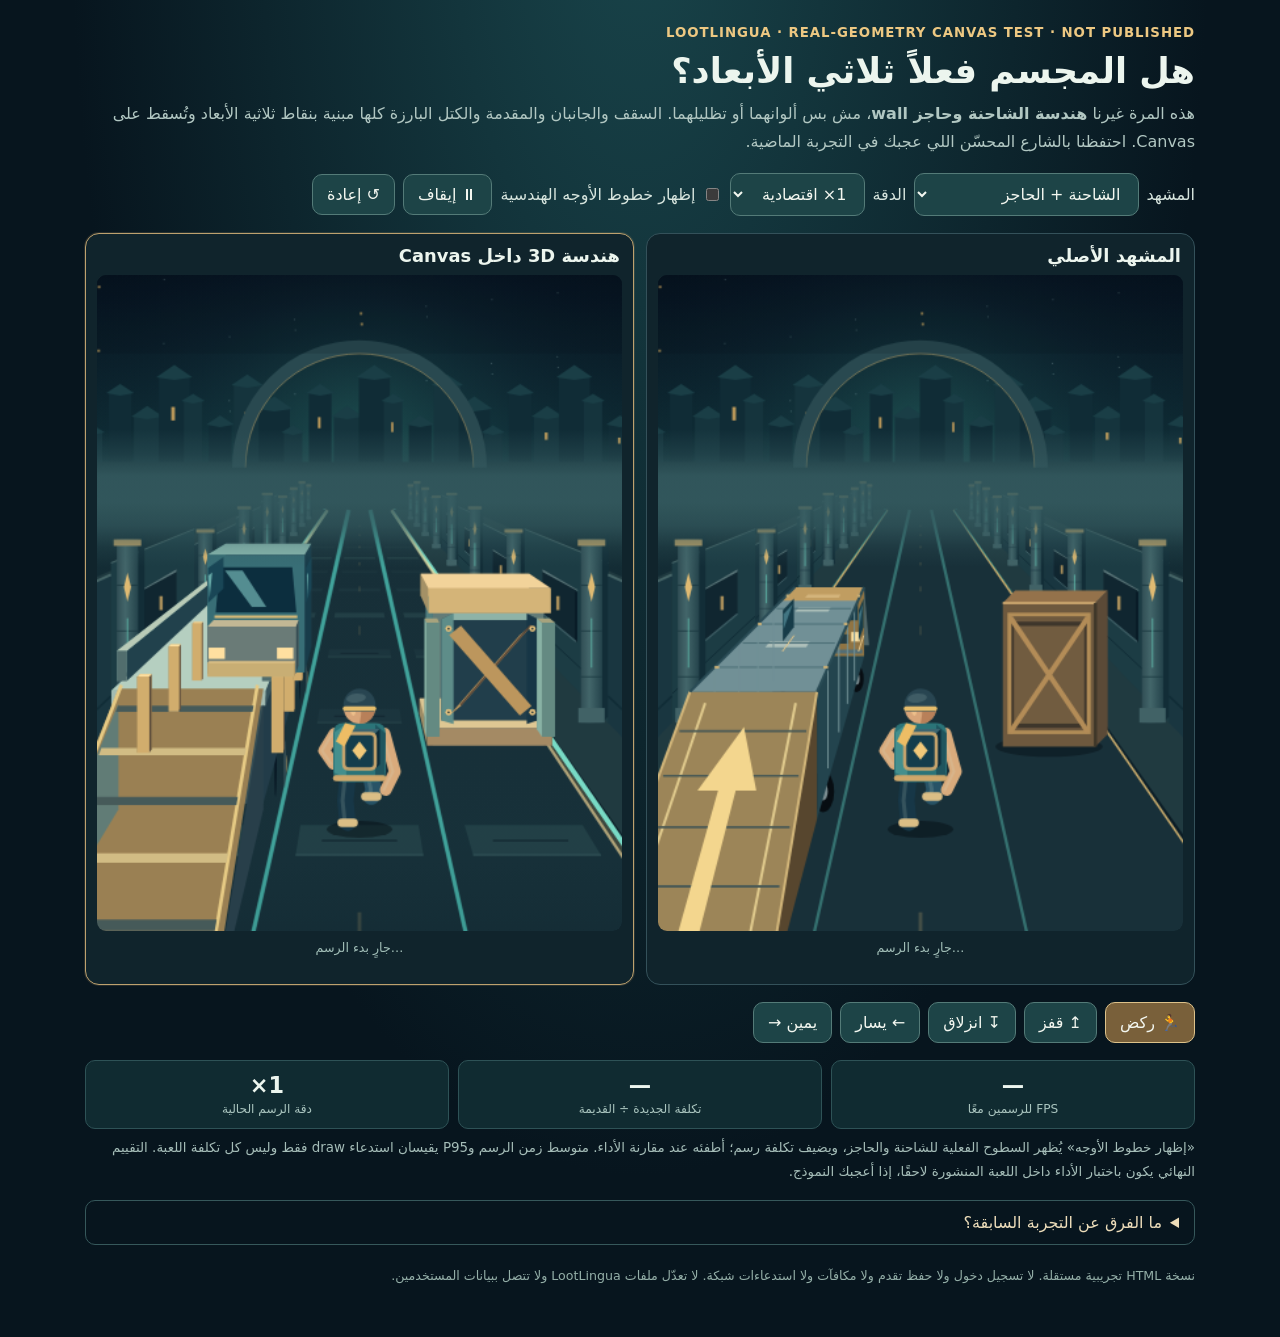
<file: experiments/runner-geo3d-mini-comparison.html>
<!doctype html>
<html lang="ar" dir="rtl"><head>
<meta charset="utf-8"><meta name="viewport" content="width=device-width,initial-scale=1"><meta name="color-scheme" content="dark">
<title>LootLingua | اختبار هندسة الشاحنة والحاجز</title>
<style>
:root{color-scheme:dark;font-family:system-ui,-apple-system,Tahoma,sans-serif;color:#ecf5ee;background:#06141d}
*{box-sizing:border-box}body{margin:0;background:radial-gradient(ellipse at 50% -10%,#19454b,#07151e 63%);min-height:100vh}
main{max-width:1140px;margin:auto;padding:22px 15px 50px}
h1{margin:.25em 0;font-size:clamp(1.4rem,4vw,2.2rem)}
p{color:#b1c7c2;line-height:1.75;margin:.55em 0}
small.kicker{color:#edc882;font-weight:750;letter-spacing:.07em}
.board{display:grid;grid-template-columns:repeat(2,minmax(0,1fr));gap:12px;margin-top:15px}
.panel{min-width:0;background:#10242c;border:1px solid #34515a;border-radius:14px;padding:11px}
.panel.new{border-color:#bda16e;box-shadow:0 0 0 1px #a9916630}
.panel h2{font-size:clamp(.85rem,2.7vw,1.12rem);margin:0 2px 9px}
.scene{display:block;width:100%;height:auto;aspect-ratio:4/5;background:#071721;border-radius:9px}
.perf{min-height:42px;direction:ltr;font-variant-numeric:tabular-nums;font-size:.79rem;text-align:center;color:#a1beb7;padding:9px 3px}
.actions{display:flex;align-items:center;flex-wrap:wrap;gap:8px;margin:17px 0}
button,select{font:inherit;color:#f3f7f0;border:1px solid #547b78;background:#1d4447;border-radius:10px;padding:10px 14px;cursor:pointer}
button[aria-pressed=true]{background:#79603a;border-color:#ddc28a}
button:focus-visible,select:focus-visible{outline:3px solid #e7c87d;outline-offset:3px}
label{display:inline-flex;align-items:center;gap:7px;color:#d7e5de}
.readout{display:grid;grid-template-columns:repeat(3,1fr);gap:9px}
.readout>div{text-align:center;border:1px solid #2e5256;background:#102b31;border-radius:10px;padding:11px 4px}
.readout b{display:block;font-size:clamp(.95rem,3vw,1.4rem);font-variant-numeric:tabular-nums}
.readout span{color:#aac5bf;font-size:.76rem}
.note{font-size:.84rem;color:#a5bdb8}
details{border:1px solid #36585b;border-radius:10px;padding:12px 15px;margin-top:17px}
summary{cursor:pointer;color:#edddba}footer{margin-top:20px;color:#94afa8;font-size:.79rem;line-height:1.7}
@media(max-width:500px){main{padding:14px 7px 28px}.board{gap:6px}.panel{padding:5px;border-radius:9px}.panel h2{font-size:.84rem;padding:4px 1px}.actions{gap:6px}button,select{font-size:.83rem;padding:9px 10px}.perf{font-size:.67rem}.readout>div{padding:8px 2px}}
</style></head><body><main>
<small class="kicker">LOOTLINGUA · REAL-GEOMETRY CANVAS TEST · NOT PUBLISHED</small>
<h1>هل المجسم فعلاً ثلاثي الأبعاد؟</h1>
<p>هذه المرة غيرنا <strong>هندسة الشاحنة وحاجز wall</strong>، مش بس ألوانهما أو تظليلهما. السقف والجانبان والمقدمة والكتل البارزة كلها مبنية بنقاط ثلاثية الأبعاد وتُسقط على Canvas. احتفظنا بالشارع المحسّن اللي عجبك في التجربة الماضية.</p>
<div class="actions">
<label for="view">المشهد <select id="view">
<option value="both">الشاحنة + الحاجز</option>
<option value="truck">الشاحنة فقط</option>
<option value="wall">الحاجز فقط</option>
<option value="stress">اختبار ضغط (نسخ متعددة)</option>
</select></label>
<label for="dpr">الدقة <select id="dpr"><option value="1">1× اقتصادية</option><option value="1.5">1.5× عالية</option></select></label>
<label><input id="wire" type="checkbox"> إظهار خطوط الأوجه الهندسية</label>
<button id="pause" aria-pressed="false">⏸ إيقاف</button>
<button id="reset">↺ إعادة</button>
</div>
<section class="board">
<div class="panel"><h2>المشهد الأصلي</h2><canvas id="old" class="scene" width="400" height="500"></canvas><div id="old-perf" class="perf">جارٍ بدء الرسم…</div></div>
<div class="panel new"><h2>هندسة 3D داخل Canvas</h2><canvas id="new" class="scene" width="400" height="500"></canvas><div id="new-perf" class="perf">جارٍ بدء الرسم…</div></div>
</section>
<div class="actions">
<button id="run" aria-pressed="true">🏃 ركض</button>
<button id="jump" aria-pressed="false">↥ قفز</button>
<button id="slide" aria-pressed="false">↧ انزلاق</button>
<button id="left">← يسار</button><button id="right">يمين →</button>
</div>
<div class="readout">
<div><b id="fps">—</b><span>FPS للرسمين معًا</span></div>
<div><b id="ratio">—</b><span>تكلفة الجديدة ÷ القديمة</span></div>
<div><b id="mode">1×</b><span>دقة الرسم الحالية</span></div>
</div>
<p class="note">«إظهار خطوط الأوجه» يُظهر السطوح الفعلية للشاحنة والحاجز، ويضيف تكلفة رسم؛ أطفئه عند مقارنة الأداء. متوسط زمن الرسم وP95 يقيسان استدعاء draw فقط وليس كل تكلفة اللعبة. التقييم النهائي يكون باختبار الأداء داخل اللعبة المنشورة لاحقًا، إذا أعجبك النموذج.</p>
<details><summary>ما الفرق عن التجربة السابقة؟</summary>
<p>العربـة: قاعدة مجسمة، منحدر صعود، جانبان سميكان، عجلات هندسية، مقصورة ذات ستة أسطح، نوافذ جانبية على أوجه عمودية، وتفاصيل مثبتة بإحداثيات العالم. الحاجز: جسم ذو عمق أمامي/خلفي، قاعدة وغطاء ثلاثي الأبعاد، صفيحة ذات أوجه مائلة، دعامات وحواف بارزة. نفس الكاميرا ونفس المسارات القديمة. لم نغير الحركة أو التصادم.</p>
</details>
<footer>نسخة HTML تجريبية مستقلة. لا تسجيل دخول ولا حفظ تقدم ولا مكافآت ولا استدعاءات شبكة. لا تعدّل ملفات LootLingua ولا تتصل ببيانات المستخدمين.</footer>
</main>
<script>
(function(root) {
  'use strict';
  const LANES = 3, MAX_HEARTS = 3, MAX_ENTITIES = 48, MAX_EVENTS = 16;
  const FAR = 112, SPAWN_Z = 96, GATE_SPAWN_Z = 64, BASE_SPEED = 14, MAX_SPEED = 32;
  const NEAR = -15, VEHICLE_HEIGHT = 1.05, VEHICLE_RAMP = 6, VEHICLE_EXIT = 3;
  const TUNNEL_LENGTH = 42, LONG_TUNNEL_MIN = 240, MIN_ROW_MS = 780;
  const IMPACT_FREEZE_MS = 260, RECOVERY_START_MS = 140;
  const GATE_BLOCKER_OFFSET = 6, GATE_COMMIT_Z = 2.5;
  // Templates describe relationships, then lanes are shuffled. A truck can
  // accompany any normal hazard, not just another truck.
  const FORMATIONS = [
    ['train', 'wall', null], ['train', 'low', null], ['train', 'overhead', null],
    ['train', 'wall', 'wall'], ['train', 'low', 'wall'], ['train', 'overhead', 'wall'],
    ['train', 'low', 'overhead'], ['train', 'train', null], ['train', 'train', 'low'],
    ['train', 'train', 'overhead'], ['train', 'train', 'wall'], ['train', 'train', 'train'],
    ['train', 'duckwall', null], ['train', 'duckwall', 'low'], ['train', 'train', 'duckwall'],
    ['duckwall', 'wall', 'low'], ['duckwall', 'overhead', 'train'],
  ];
  const JUMP_MS = 640, SLIDE_MS = 480, ACTION_RECOVERY_MS = 70, INPUT_BUFFER_MS = 140, INVULNERABLE_MS = 1100;
  const clamp = (value, low, high) => Math.max(low, Math.min(high, value));
  const clean = value => String(value ?? '').trim().replace(/\s+/g, ' ');

  function normalizeWords(words) {
    const seen = new Set();
    return (Array.isArray(words) ? words : []).map(item => ({
      word: clean(item?.word || item?.term),
      meaning: clean(item?.translation || item?.meaning || item?.ar || item?.definition),
    })).filter(item => {
      const key = item.word + '\u0000' + item.meaning;
      if (!item.word || !item.meaning || seen.has(key)) return false;
      seen.add(key); return true;
    });
  }
  function random(state) { return clamp(Number(state._random()) || 0, 0, 1 - Number.EPSILON); }
  function choose(state, values) { return values[Math.floor(random(state) * values.length)]; }
  function emit(state, event) {
    if (state.events.length < MAX_EVENTS) state.events.push(event);
  }
  function createState(words, options = {}) {
    const normalized = normalizeWords(words);
    const rng = typeof options.random === 'function' ? options.random : Math.random;
    return {
      words: normalized, lane: 1, hearts: MAX_HEARTS, coins: 0,
      distance: 0, speed: BASE_SPEED, elapsed: 0, running: true, paused: false, over: false,
      action: 'run', actionStartedAt: 0, actionUntil: 0, invulnerableUntil: 0,
      autoRecovery: options.autoRecovery !== false, impact: null, _sideBumpUntil: 0,
      entities: [], gate: null, feedback: null, events: [],
      _random: rng, _gateLanes: [], _lastGateLane: -1, _queuedAction: null, _formationBag: [], _tunnelLengths: [],
      _pool: Array.from({ length: MAX_ENTITIES }, () => ({})), _nextId: 1,
      _nextRowAt: 400, _nextGateAt: 30000 + Math.floor(clamp(Number(rng()) || 0, 0, 1) * 12000), _row: 0, _escapeLane: 1, _safeUntil: 0,
      _canGate: new Set(normalized.map(item => item.meaning)).size >= LANES,
    };
  }
  function usable(state) { return state.running && !state.paused && !state.over; }
  function getAction(state, at = state.elapsed) {
    return state.action !== 'run' && at >= state.actionStartedAt && at < state.actionUntil ? state.action : 'run';
  }
  function move(state, lane) {
    const value = Number(lane);
    if (!usable(state) || !Number.isFinite(value) || gateEntryLocked(state) || state.impact && state.elapsed < state.impact.freezeUntil) return false;
    const next = clamp(Math.round(value), 0, LANES - 1);
    if (next === state.lane) return false;
    if (!lanePathOpen(state, next)) {
      if (state.elapsed >= state._sideBumpUntil) {
        state.impact = { kind: 'side', direction: Math.sign(next - state.lane), startedAt: state.elapsed, freezeUntil: state.elapsed + 90, endAt: state.elapsed + 320, applied: true };
        state._sideBumpUntil = state.elapsed + 420;
        state._nextRowAt += 90; state._nextGateAt += 90;
        emit(state, { type: 'side-bump' });
      }
      return false;
    }
    state.lane = next; return true;
  }
  function startAction(state, action, duration) {
    if (!usable(state) || gateEntryLocked(state) || state.impact && state.elapsed < state.impact.freezeUntil) return false;
    const current = getAction(state);
    // Jump cancels a crouch; airborne input never resets the jump arc.
    if (current !== 'run' && !(current === 'slide' && action === 'jump')) {
      if (state.actionUntil - state.elapsed > INPUT_BUFFER_MS || state._queuedAction) return false;
      state._queuedAction = action; return true;
    }
    if (current === 'run' && state.elapsed < state.actionUntil + ACTION_RECOVERY_MS && state.actionUntil > 0) {
      if (state._queuedAction) return false;
      state._queuedAction = action; return true;
    }
    state._queuedAction = null;
    state.action = action; state.actionStartedAt = state.elapsed; state.actionUntil = state.elapsed + duration;
    return true;
  }
  function jump(state) { return startAction(state, 'jump', JUMP_MS); }
  function slide(state) { return startAction(state, 'slide', SLIDE_MS); }
  function vehicleSurface(entity, z = entity.z) {
    const position = -z, length = Number(entity.length) || 20;
    if (position < 0 || position > length + VEHICLE_EXIT) return 0;
    return VEHICLE_HEIGHT * Math.max(0, Math.min(1, position / VEHICLE_RAMP, (length + VEHICLE_EXIT - position) / VEHICLE_EXIT));
  }
  function lanePathOpen(state, lane) {
    const direction = Math.sign(lane - state.lane);
    if (!direction) return true;
    // Provenance comes from an actual vehicle surface underneath the
    // current lane, never from jump height above the street.
    let support = state.entities.reduce((floor, item) => item.obstacleType === 'train' && item.lane === state.lane ? Math.max(floor, vehicleSurface(item)) : floor, 0);
    const pose = getPose(state);
    for (let step = state.lane + direction; direction > 0 ? step <= lane : step >= lane; step += direction) {
      const trucks = state.entities.filter(item => item.obstacleType === 'train' && item.lane === step && sideOccupied(item, item.z));
      const targetSupport = trucks.reduce((floor, item) => Math.max(floor, vehicleSurface(item)), 0);
      if (trucks.length && (!support || !targetSupport || targetSupport > support + .08)) return false;
      support = targetSupport;
      if (state.entities.some(entity => entity.kind === 'obstacle' && entity.obstacleType !== 'train' && entity.lane === step && sideOccupied(entity, entity.z) && !clearsObstacle(entity.obstacleType, pose))) return false;
    }
    return true;
  }
  function sideOccupied(entity, z) {
    // Keep the body and a small shoulder clearance solid after the crossing.
    // Resolved means scored, not that the physical obstacle has disappeared.
    return entity.obstacleType === 'train' ? z <= 0 && z + entity.length + VEHICLE_EXIT > 0 : z <= .7 && z >= -3.2;
  }
  function clearsObstacle(type, pose) {
    return type === 'train' || type === 'duckwall' && pose.action === 'slide' && pose.top <= .55 ||
      type === 'low' && pose.feet >= .37 || type === 'overhead' && (pose.top <= .6 || pose.feet >= .88) || type === 'wall' && pose.feet >= 1.4;
  }
  function chooseRecovery(state, collided) {
    const speed = Math.max(BASE_SPEED, state.speed), freezeEnd = state.elapsed + IMPACT_FREEZE_MS;
    const actions = collided.obstacleType === 'overhead' || collided.obstacleType === 'duckwall' ? ['slide', 'jump', 'run'] : ['jump', 'run', 'slide'];
    let best = null;
    for (let lane = 0; lane < LANES; lane++) {
      if (!lanePathOpen(state, lane)) continue;
      for (const action of actions) {
        const duration = action === 'jump' ? JUMP_MS : action === 'slide' ? SLIDE_MS : 0;
        const simulated = { ...state, lane, elapsed: freezeEnd, action, actionStartedAt: state.elapsed + RECOVERY_START_MS, actionUntil: state.elapsed + RECOVERY_START_MS + duration };
        let safe = true, risk = 0;
        for (const entity of state.entities) {
          if (entity.kind !== 'obstacle' || entity.lane !== lane || entity.z < -1 || entity.z > speed * .9) continue;
          const at = freezeEnd + Math.max(0, entity.z) / speed * 1000;
          if (!clearsObstacle(entity.obstacleType, getPose(simulated, at))) {
            if (entity === collided || entity.obstacleType === 'wall' || entity.z <= speed * .5) { safe = false; break; }
            risk += 4;
          }
        }
        const cost = Math.abs(lane - state.lane) * 2 + (action === 'run' ? 0 : 1) + risk;
        if (safe && (!best || cost < best.cost)) best = { lane, action, cost };
      }
    }
    return best;
  }
  // Shared by collision and drawing: heights are measured in standing bodies.
  function getPose(state, at = state.elapsed) {
    const action = getAction(state, at);
    const fraction = clamp((at - state.actionStartedAt) / Math.max(1, state.actionUntil - state.actionStartedAt), 0, 1);
    let floor = 0;
    for (const entity of state.entities) {
      if (entity.obstacleType !== 'train' || entity.lane !== state.lane) continue;
      const z = entity.z + state.speed * (state.elapsed - at) / 1000;
      floor = Math.max(floor, vehicleSurface(entity, z));
    }
    const lift = action === 'jump' ? Math.sin(fraction * Math.PI) * 1.12 : 0;
    return { action, feet: floor + lift, top: floor + lift + (action === 'slide' ? .43 : 1), floor, lift };
  }
  function allocate(state, data) {
    const entity = state._pool.pop();
    if (!entity) return null;
    for (const key of Object.keys(entity)) delete entity[key];
    Object.assign(entity, { id: state._nextId++, active: true, resolved: false, bornAt: state.elapsed }, data);
    state.entities.push(entity); return entity;
  }
  function retire(state, index) {
    const [entity] = state.entities.splice(index, 1);
    entity.active = false;
    if (state.gate === entity) state.gate = null;
    state._pool.push(entity);
  }
  function createWordGate(state) {
    const meanings = new Set(state.words.map(item => item.meaning));
    if (meanings.size < LANES) return null;
    const prompt = choose(state, state.words);
    const alternatives = [...meanings].filter(meaning => meaning !== prompt.meaning);
    const first = choose(state, alternatives);
    const second = choose(state, alternatives.filter(meaning => meaning !== first));
    if (!state._gateLanes.length) {
      state._gateLanes = [0, 1, 2];
      for (let index = 2; index > 0; index--) {
        const other = Math.floor(random(state) * (index + 1));
        [state._gateLanes[index], state._gateLanes[other]] = [state._gateLanes[other], state._gateLanes[index]];
      }
      if (state._gateLanes[0] === state._lastGateLane) [state._gateLanes[0], state._gateLanes[1]] = [state._gateLanes[1], state._gateLanes[0]];
    }
    const correctLane = state._gateLanes.shift();
    state._lastGateLane = correctLane;
    const options = [first, second];
    for (let index = options.length - 1; index > 0; index--) {
      const other = Math.floor(random(state) * (index + 1));
      [options[index], options[other]] = [options[other], options[index]];
    }
    options.splice(correctLane, 0, prompt.meaning);
    if (!state._tunnelLengths.length) {
      state._tunnelLengths = [TUNNEL_LENGTH, 64, 256, 320, 384, 448];
      for (let i = state._tunnelLengths.length - 1; i > 0; i--) {
        const other = Math.floor(random(state) * (i + 1));
        [state._tunnelLengths[i], state._tunnelLengths[other]] = [state._tunnelLengths[other], state._tunnelLengths[i]];
      }
    }
    const length = state._tunnelLengths.pop();
    return { kind: 'gate', lane: 1, z: GATE_SPAWN_Z, length, word: prompt.word,
      options, correctLane: options.indexOf(prompt.meaning), correctMeaning: prompt.meaning };
  }
  function hasGateWords(state) { return state._canGate; }
  function prepareGateBarriers(state, gate) {
    if (gate.barriersCreated) return;
    // Reserve both wrong routes together; allocation never grows the pool.
    for (let i = state.entities.length - 1; state._pool.length < 2 && i >= 0; i--) {
      if (state.entities[i].kind === 'coin' && state.entities[i].z > 0) retire(state, i);
    }
    if (state._pool.length < 2) return;
    for (let lane = 0; lane < LANES; lane++) if (lane !== gate.correctLane) {
      allocate(state, { kind: 'obstacle', obstacleType: 'wall', lane, z: gate.z + GATE_BLOCKER_OFFSET,
        length: 0, gateBarrier: true, gateId: gate.id });
    }
    gate.barriersCreated = true;
  }
  function gateEntryLocked(state) {
    const gate = state.gate;
    if (!gate || gate.entryReleased || gate.z > GATE_COMMIT_Z) return false;
    if (gate.entryLane == null) { gate.entryLane = state.lane; state._queuedAction = null; }
    return true;
  }
  function maybeGate(state) {
    if (state.elapsed < state._nextGateAt || state.gate || !hasGateWords(state)) return;
    const data = createWordGate(state);
    const gate = data && allocate(state, data);
    if (!gate) return;
    // The scheduler drains obstacle rows before a reading gate. This guard also
    // protects restored/debug states from placing an obstacle in the read zone.
    for (let index = state.entities.length - 1; index >= 0; index--) {
      const entity = state.entities[index];
      if (entity.kind === 'obstacle' && entity.z > 0) retire(state, index);
    }
    state.gate = gate;
    prepareGateBarriers(state, gate);
    if (gate.length >= LONG_TUNNEL_MIN) {
      state._escapeLane = gate.correctLane;
      spawnRow(state, gate.z + 48);
      spawnRow(state, gate.z + 80);
    }
    state._nextGateAt = state.elapsed + 30000 + random(state) * 18000;
    emit(state, { type: 'gate-approach', id: gate.id, word: gate.word });
  }
  function spawnRow(state, seededZ = null) {
    const seeded = Number.isFinite(seededZ);
    if (!seeded && (state.elapsed < state._nextRowAt || state.elapsed < state._safeUntil)) return;
    const reading = state.gate && !state.gate.resolved && !seeded;
    const clearance = SPAWN_Z / state.speed * 1000 + 350;
    // Do not queue hidden hazards behind the reading veil: returning to full
    // speed would compress their spacing and reveal them too close together.
    const spawnZ = seeded ? seededZ : SPAWN_Z;
    const passage = state.gate, insideTunnel = passage && spawnZ >= passage.z && spawnZ <= passage.z + passage.length;
    const tunnelSafe = !insideTunnel || passage.length >= LONG_TUNNEL_MIN && spawnZ - passage.z >= 40;
    const draining = reading || !tunnelSafe || !seeded && hasGateWords(state) && state._nextGateAt - state.elapsed < clearance;
    const escapeOptions = [0, 1, 2].filter(lane => Math.abs(lane - state._escapeLane) <= 1 && (lane === state._escapeLane || !state.entities.some(item => item.kind === 'obstacle' && item.lane === lane && sideOccupied(item, item.z - spawnZ))));
    const escape = choose(state, escapeOptions);
    const blocked = [0, 1, 2].filter(lane => lane !== escape);
    if (random(state) > .5) blocked.reverse();
    const difficulty = clamp((state.distance - 180) / 1600, 0, 1);
    const fullRow = state.distance > 240 && random(state) < .15 + difficulty * .5;
    const obstacleCount = fullRow ? 3 : state.distance > 120 && random(state) < .6 + difficulty * .35 ? 2 : 1;
    if (fullRow) blocked.push(escape);
    if (state._pool.length < 12) return;
    const row = ++state._row;
    let layout = [null, null, null], route = escape;
    const occupiedByTruck = lane => state.entities.some(item => item.obstacleType === 'train' && item.lane === lane && item.z > -(item.length + VEHICLE_EXIT));
    if (!draining && state.distance > 160 && random(state) < .28 + difficulty * .12 && !state.entities.some(item => item.obstacleType === 'train' && item.z > -(item.length + VEHICLE_EXIT))) {
      if (!state._formationBag.length) {
        state._formationBag = FORMATIONS.map((_, index) => index).filter(index => state.distance > 500 || index < 8);
        for (let i = state._formationBag.length - 1; i > 0; i--) {
          const other = Math.floor(random(state) * (i + 1));
          [state._formationBag[i], state._formationBag[other]] = [state._formationBag[other], state._formationBag[i]];
        }
      }
      layout = FORMATIONS[state._formationBag.pop()].slice();
      for (let i = 2; i > 0; i--) {
        const other = Math.floor(random(state) * (i + 1));
        [layout[i], layout[other]] = [layout[other], layout[i]];
      }
      if (layout[route] === 'wall') {
        const passable = layout.findIndex(type => type !== 'wall');
        [layout[route], layout[passable]] = [layout[passable], layout[route]];
      }
    } else if (!draining) {
      for (let index = 0; index < obstacleCount; index++) {
        const lane = blocked[index];
        layout[lane] = lane === escape ? choose(state, ['low', 'overhead', 'duckwall']) : choose(state, ['low', 'overhead', 'wall', 'duckwall']);
      }
    }
    for (let lane = 0; lane < LANES; lane++) {
      const type = layout[lane];
      if (!type || occupiedByTruck(lane)) continue;
      const z = spawnZ + (type === 'train' && random(state) < .5 ? lane * 4 : 0);
      allocate(state, { kind: 'obstacle', obstacleType: type, length: type === 'train' ? 20 : 0, lane, z, row, safeRoute: lane === route, routeLane: route, tunnelId: insideTunnel ? passage.id : null });
      if (type === 'train') for (const offset of [10, 15]) allocate(state, { kind: 'coin', lane, z: z + offset, height: VEHICLE_HEIGHT + .44, row });
      if (['low', 'overhead', 'duckwall'].includes(type) && random(state) < .65) {
        for (const offset of [0, 2]) allocate(state, { kind: 'coin', lane, z: spawnZ + offset,
          height: type === 'low' ? 1.5 : .22, requires: type === 'low' ? 'jump' : 'slide', row });
      }
    }
    if ((!layout[route] || draining) && !occupiedByTruck(route)) {
      allocate(state, { kind: 'coin', lane: escape, z: spawnZ + 3, row });
      allocate(state, { kind: 'coin', lane: escape, z: spawnZ + 6, row });
    }
    if (!draining) state._escapeLane = escape;
    if (!seeded) state._nextRowAt = state.elapsed + Math.max(MIN_ROW_MS, 1150 - difficulty * 370) + random(state) * 160;
  }
  function damage(state, at, cause, obstacle) {
    if ((!obstacle?.gateBarrier && at < state.invulnerableUntil) || state.over) return false;
    state.hearts = Math.max(0, state.hearts - 1);
    state.invulnerableUntil = at + INVULNERABLE_MS;
    emit(state, { type: 'hit', cause, hearts: state.hearts });
    if (obstacle && state.hearts) {
      // Recoil the whole scene together, keeping row geometry and tunnel depth intact.
      const recoil = Math.max(0, 3 - obstacle.z);
      for (const item of state.entities) item.z += recoil;
      state.distance = Math.max(0, state.distance - recoil);
      state.action = 'run'; state.actionUntil = 0; state._queuedAction = null;
      const plan = state.autoRecovery ? chooseRecovery(state, obstacle) : null;
      state.impact = { kind: 'hit', startedAt: state.elapsed, recoverAt: state.elapsed + RECOVERY_START_MS,
        freezeUntil: state.elapsed + IMPACT_FREEZE_MS, endAt: state.elapsed + 650, plan, applied: false };
      state._nextRowAt += IMPACT_FREEZE_MS; state._nextGateAt += IMPACT_FREEZE_MS;
      state.invulnerableUntil += IMPACT_FREEZE_MS;
    }
    if (!state.hearts) { state.over = true; state.running = false; emit(state, { type: 'over' }); }
    return true;
  }
  function cross(state, entity, at) {
    entity.resolved = true;
    if (entity.kind === 'gate') {
      prepareGateBarriers(state, entity);
      const correct = state.lane === entity.correctLane;
      state.feedback = { correct, correctMeaning: entity.correctMeaning, chosenLane: state.lane, until: state.elapsed + 1200 };
      state._safeUntil = state.elapsed + 1200;
      emit(state, { type: 'gate', correct, word: entity.word, correctMeaning: entity.correctMeaning, chosenLane: state.lane });
    } else if (entity.lane === state.lane && entity.kind === 'coin') {
      const pose = getPose(state, at), height = entity.height ?? .44;
      const reachable = !entity.requires || entity.requires === 'jump' && pose.feet >= .37 || entity.requires === 'slide' && pose.top <= .6;
      if (reachable && pose.feet <= height + .12 && pose.top >= height - .12) {
        entity.collected = true;
        state.coins++; emit(state, { type: 'coin', id: entity.id, amount: 1, total: state.coins });
      }
    } else if (entity.lane === state.lane && entity.kind === 'obstacle') {
      const pose = getPose(state, at);
      if (entity.gateBarrier) {
        if (state.gate?.id === entity.gateId) state.gate.entryReleased = true;
        damage(state, at, 'wall', entity);
      } else if (!clearsObstacle(entity.obstacleType, pose)) damage(state, at, entity.obstacleType, entity);
    }
  }
  function update(state, dtMs) {
    state.events.length = 0;
    const dt = clamp(Number(dtMs) || 0, 0, 50);
    if (!usable(state) || !dt) return state;
    const before = state.elapsed;
    state.elapsed += dt;
    if (state.feedback && state.elapsed >= state.feedback.until) state.feedback = null;
    const impact = state.impact;
    if (impact) {
      if (!impact.applied && state.elapsed >= impact.recoverAt) {
        impact.applied = true;
        if (impact.plan && state.autoRecovery) {
          state.lane = impact.plan.lane;
          state.action = impact.plan.action; state.actionStartedAt = impact.recoverAt;
          state.actionUntil = impact.recoverAt + (state.action === 'jump' ? JUMP_MS : state.action === 'slide' ? SLIDE_MS : 0);
          emit(state, { type: 'recovery', action: state.action, lane: state.lane });
        }
      }
      if (state.elapsed <= impact.freezeUntil) return state;
      if (state.elapsed >= impact.endAt) state.impact = null;
    }
    maybeGate(state);
    const desired = Math.min(MAX_SPEED, BASE_SPEED + state.distance / 70);
    state.speed = state.gate && !state.gate.resolved ? 12 : desired;
    const movingDt = impact ? Math.min(dt, Math.max(0, state.elapsed - impact.freezeUntil)) : dt;
    const travelled = state.speed * movingDt / 1000;
    state.distance += travelled;
    for (const entity of state.entities) entity.z -= travelled;
    const passage = state.gate;
    if (passage && !passage.entryReleased) {
      gateEntryLocked(state);
      if (passage.resolved && passage.z < -GATE_BLOCKER_OFFSET - 3.2) passage.entryReleased = true;
    }
    for (const entity of state.entities) {
      const oldZ = entity.z + travelled;
      if (!entity.resolved && oldZ > 0 && entity.z <= 0) cross(state, entity, before + dt * oldZ / travelled);
      if (state.over || state.impact && state.elapsed <= state.impact.freezeUntil) break;
    }
    for (let index = state.entities.length - 1; index >= 0; index--) {
      const entity = state.entities[index], span = (entity.length || 0) + (entity.obstacleType === 'train' ? VEHICLE_EXIT : 0);
      if (entity.z + span < NEAR - 1) retire(state, index);
    }
    if (getAction(state) === 'run') state.action = 'run';
    if (state._queuedAction && getAction(state) === 'run' && state.elapsed >= state.actionUntil + ACTION_RECOVERY_MS) {
      const action = state._queuedAction;
      startAction(state, action, action === 'jump' ? JUMP_MS : SLIDE_MS);
    }
    if (!state.over) spawnRow(state);
    return state;
  }
  root.LootLinguaRunnerEngine = Object.freeze({ createState, update, move, jump, slide, getAction, getPose, vehicleSurface, normalizeWords, createWordGate,
    constants: Object.freeze({ LANES, MAX_HEARTS, MAX_ENTITIES, MAX_EVENTS, FAR, NEAR, VEHICLE_HEIGHT, VEHICLE_RAMP, VEHICLE_EXIT, TUNNEL_LENGTH, LONG_TUNNEL_MIN, MIN_ROW_MS, SPAWN_Z, GATE_BLOCKER_OFFSET, BASE_SPEED, MAX_SPEED, JUMP_MS, SLIDE_MS, INVULNERABLE_MS }),
  });
})(window);

</script>
<script>
/* LootLingua Runner: visual projection only. No DOM reads, rewards or physics. */
(function(root) {
  'use strict';
  const FAR = 112;
  const clamp = (value, low, high) => Math.max(low, Math.min(high, value));
  const laneColors = ['#53e5d2', '#f6c56a', '#82a8ff'];
  const palette = Object.freeze({ sky: '#071722', dark: '#061019', stone: '#24414b', edge: '#4d7272', gold: '#efc578', teal: '#5be6d1' });

  function createRenderer(canvas, options = {}) {
    const { NEAR, VEHICLE_HEIGHT, VEHICLE_RAMP, VEHICLE_EXIT } = root.LootLinguaRunnerEngine.constants;
    const context = canvas?.getContext?.('2d', { alpha: false });
    if (!context) throw new Error('Runner needs a 2D canvas.');
    const document = canvas.ownerDocument || root.document;
    const background = document.createElement('canvas');
    const back = background.getContext('2d', { alpha: false });
    let width = 1, height = 1, dpr = 1, laneWidth = 1, horizon = 1, ground = 1, actorHeight = 1;
    let destroyed = false, visualLane = 1, lastElapsed = null, activeTime = 0, horizonFog;
    const ordered = [], vehicles = [];
    const metrics = { drawn: 0, culled: 0, dpr: 1 };
    function paintDepth(entity) {
      if (entity.kind === 'coin' && (entity.height ?? .44) >= VEHICLE_HEIGHT) {
        for (const truck of vehicles) if (truck.lane === entity.lane && entity.z >= truck.z + VEHICLE_RAMP && entity.z <= truck.z + truck.length) return truck.z - .001;
      }
      return entity.z;
    }
    const byDepth = (a, b) => paintDepth(b) - paintDepth(a) || b.z - a.z || (a.id || 0) - (b.id || 0);

    function rounded(ctx, x, y, w, h, radius) {
      const r = Math.min(radius, w / 2, h / 2);
      ctx.beginPath(); ctx.moveTo(x + r, y); ctx.lineTo(x + w - r, y);
      ctx.quadraticCurveTo(x + w, y, x + w, y + r); ctx.lineTo(x + w, y + h - r);
      ctx.quadraticCurveTo(x + w, y + h, x + w - r, y + h); ctx.lineTo(x + r, y + h);
      ctx.quadraticCurveTo(x, y + h, x, y + h - r); ctx.lineTo(x, y + r);
      ctx.quadraticCurveTo(x, y, x + r, y); ctx.closePath();
    }
    function quad(ctx, ax, ay, bx, by, cx, cy, dx, dy, color) {
      ctx.fillStyle = color; ctx.beginPath(); ctx.moveTo(ax, ay); ctx.lineTo(bx, by);
      ctx.lineTo(cx, cy); ctx.lineTo(dx, dy); ctx.closePath(); ctx.fill();
    }
    function line(ctx, ax, ay, bx, by, color, size = 1) {
      ctx.strokeStyle = color; ctx.lineWidth = size; ctx.beginPath(); ctx.moveTo(ax, ay); ctx.lineTo(bx, by); ctx.stroke();
    }
    function clipWorld(vertices, closed) {
      const result = [];
      for (let i = 0; i < vertices.length; i++) {
        const a = vertices[i], b = vertices[(i + 1) % vertices.length];
        if (a[1] >= NEAR) result.push(a);
        if ((!closed && i === vertices.length - 1) || (a[1] >= NEAR) === (b[1] >= NEAR)) continue;
        const t = (NEAR - a[1]) / (b[1] - a[1]);
        result.push([a[0] + (b[0] - a[0]) * t, NEAR, a[2] + (b[2] - a[2]) * t]);
      }
      return result;
    }
    function mesh(vertices, color, stroke = 0) {
      const clipped = clipWorld(vertices, !stroke);
      if (clipped.length < (stroke ? 2 : 3)) return;
      context.beginPath();
      clipped.forEach((v, i) => {
        const p = project(v[0], v[1]), y = p.y - actorHeight * v[2] * p.scale;
        if (i) context.lineTo(p.x, y); else context.moveTo(p.x, y);
      });
      if (stroke) { context.strokeStyle = color; context.lineWidth = stroke; context.stroke(); }
      else { context.closePath(); context.fillStyle = color; context.fill(); }
    }
    function project(lane, z) {
      const depth = Number(z) || 0, scale = 17 / Math.max(2, 17 + depth);
      return { x: width / 2 + ((Number(lane) || 0) - 1) * laneWidth * scale,
        y: horizon + (ground - horizon) * scale, scale, laneWidth: laneWidth * scale,
        visible: depth >= NEAR && depth <= FAR,
        gateTop: horizon + (ground - horizon) * scale - actorHeight * 1.48 * scale,
        labelY: horizon + (ground - horizon) * scale - actorHeight * 1.16 * scale };
    }
    function cacheBackground() {
      back.setTransform(dpr, 0, 0, dpr, 0, 0);
      const sky = back.createLinearGradient(0, 0, 0, height);
      sky.addColorStop(0, '#06121f'); sky.addColorStop(.38, '#12373e'); sky.addColorStop(1, '#0a1c25');
      back.fillStyle = sky; back.fillRect(0, 0, width, height);
      const glow = back.createRadialGradient(width * .5, horizon * .86, 1, width * .5, horizon, width * .62);
      glow.addColorStop(0, 'rgba(94,230,199,.19)'); glow.addColorStop(.55, 'rgba(43,103,112,.07)'); glow.addColorStop(1, 'rgba(8,23,35,0)');
      back.fillStyle = glow; back.fillRect(0, 0, width, height);
      for (let index = 0; index < 24; index++) {
        const x = (index * 137.51 % 100) / 100 * width, y = (index * 31.73 % 100) / 100 * horizon * .74;
        back.fillStyle = index % 4 ? 'rgba(187,222,218,.28)' : 'rgba(246,197,106,.55)';
        back.fillRect(x, y, index % 4 ? 1 : 2, index % 4 ? 1 : 2);
      }
      // A distant original ruin-city silhouette stays cached; nearby columns
      // below move in world space and establish the player's forward motion.
      for (let index = 0; index < 22; index++) {
        const x = index * width / 21 - width * .025;
        const w = width * (.035 + index % 4 * .008), h = height * (.045 + index * 13 % 8 * .012);
        back.fillStyle = index % 2 ? '#102c36' : '#15343d'; back.fillRect(x, horizon - h, w, h + height * .1);
        quad(back, x - 2, horizon - h, x + w / 2, horizon - h - w * .4, x + w + 2, horizon - h, x + w / 2, horizon - h + 2, '#1a3e46');
        if (index % 3 === 0) {
          back.fillStyle = '#b59558'; back.fillRect(x + w * .4, horizon - h * .65, Math.max(1, w * .12), h * .16);
        }
      }
      const floor = back.createLinearGradient(0, horizon, 0, height);
      floor.addColorStop(0, '#17333b'); floor.addColorStop(1, '#07151f');
      back.fillStyle = floor; back.fillRect(0, horizon, width, height - horizon);
      // Cached outer masonry fills wide desktop margins without adding more
      // moving entities, textures, or per-frame gradients.
      for (const side of [-1, 1]) {
        const inner = width / 2 + side * laneWidth * 2.2, outer = side < 0 ? 0 : width;
        quad(back, inner, horizon, outer, horizon * .65, outer, height, inner, height, '#112a33');
        for (let band = 0; band < 8; band++) {
          const y = horizon + band * (height - horizon) / 7;
          line(back, outer, y, inner, y, '#1e3941', 1);
        }
      }
      // The sky arch is architecture, not an option gate: no text or symbols.
      const radius = width * .23;
      back.strokeStyle = '#294950'; back.lineWidth = Math.max(8, width * .025);
      back.beginPath(); back.arc(width / 2, horizon * 1.03, radius, Math.PI, 0); back.stroke();
      back.strokeStyle = 'rgba(240,197,120,.4)'; back.lineWidth = 1;
      back.beginPath(); back.arc(width / 2, horizon * 1.03, Math.max(0, radius - Math.max(5, width * .013)), Math.PI, 0); back.stroke();
    }
    function resize(nextWidth, nextHeight) {
      if (destroyed) return;
      width = clamp(Math.round(Number(nextWidth) || 1), 1, 4096);
      height = clamp(Math.round(Number(nextHeight) || 1), 1, 4096);
      dpr = clamp(Number(root.devicePixelRatio) || 1, 1, Math.min(2, Number(options.dprCap) || 1.5));
      canvas.width = background.width = Math.round(width * dpr);
      canvas.height = background.height = Math.round(height * dpr);
      laneWidth = Math.min(width * .94, height * 1.24) / 3;
      horizon = height * .285; ground = height * .84;
      actorHeight = clamp(Math.min(height * .2, laneWidth * .85), 57, 128);
      metrics.dpr = dpr; cacheBackground();
      horizonFog = context.createLinearGradient(0, horizon - height * .05, 0, horizon + height * .16);
      horizonFog.addColorStop(0, 'rgba(53,91,96,0)'); horizonFog.addColorStop(.18, 'rgba(53,91,96,.35)');
      horizonFog.addColorStop(.34, 'rgba(53,91,96,.86)'); horizonFog.addColorStop(.53, 'rgba(53,91,96,.88)');
      horizonFog.addColorStop(.7, 'rgba(53,91,96,.68)'); horizonFog.addColorStop(.86, 'rgba(53,91,96,.22)'); horizonFog.addColorStop(1, 'rgba(53,91,96,0)');
    }
    function road(distance) {
      const nearLeft = project(-.54, -6), nearRight = project(2.54, -6);
      const farLeft = project(-.54, FAR), farRight = project(2.54, FAR);
      quad(context, farLeft.x, farLeft.y, farRight.x, farRight.y, nearRight.x, nearRight.y, nearLeft.x, nearLeft.y, '#183039');
      // Continuous lane dividers and small moving inlays, no alternating tiles
      // or phase reset that flashes the entire road at high speed.
      for (const boundary of [.5, 1.5]) {
        const front = project(boundary, -6), rear = project(boundary, FAR);
        line(context, rear.x, rear.y, front.x, front.y, 'rgba(95,207,193,.4)', Math.max(.8, front.scale * 1.5));
      }
      const offset = distance % 12;
      for (let index = 7; index >= -1; index--) {
        const z = index * 12 - offset;
        const front = project(1, z), rear = project(1, z + 2);
        line(context, rear.x, rear.y, front.x, front.y, 'rgba(239,197,120,.2)', Math.max(1, front.scale * 2));
      }
      for (const edge of [-.53, 2.53]) {
        const a = project(edge, -6), b = project(edge, FAR);
        line(context, a.x, a.y, b.x, b.y, '#c3a76a', Math.max(1, width * .004));
        const c = project(edge < 1 ? edge - .06 : edge + .06, -6), d = project(edge < 1 ? edge - .06 : edge + .06, FAR);
        line(context, c.x, c.y, d.x, d.y, '#47b7a9', Math.max(1, width * .006));
      }
    }
    function column(lane, z, index) {
      const p = project(lane, z), w = laneWidth * .18 * p.scale, h = height * (.34 + index % 3 * .025) * p.scale;
      if (p.x + w < 0 || p.x - w > width) return;
      const x = p.x - w / 2, y = p.y - h, side = w * .3;
      quad(context, x + w, y, x + w + side, y - side, x + w + side, p.y - side, x + w, p.y, '#122d37');
      const stone = context.createLinearGradient(x, 0, x + w, 0);
      stone.addColorStop(0, '#304d54'); stone.addColorStop(.4, '#43666a'); stone.addColorStop(1, '#24434b');
      context.fillStyle = stone; context.fillRect(x, y, w, h);
      context.fillStyle = '#b79c64'; context.fillRect(x - w * .15, y, w * 1.3, Math.max(2, h * .035));
      context.fillStyle = '#416266'; context.fillRect(x - w * .12, p.y - h * .08, w * 1.24, h * .08);
      for (let row = 1; row < 4; row++) line(context, x, y + h * row / 4, x + w, y + h * row / 4, '#1a3740', Math.max(.5, p.scale));
      context.fillStyle = '#dfba72'; context.beginPath(); context.moveTo(p.x, y + h * .18);
      context.lineTo(p.x + w * .17, y + h * .26); context.lineTo(p.x, y + h * .34); context.lineTo(p.x - w * .17, y + h * .26); context.fill();
      line(context, p.x, y + h * .43, p.x, y + h * .7, '#65c5b4', Math.max(.7, w * .045));
    }
    function environment(distance) {
      const offset = distance % 12;
      const segment = Math.floor(distance / 12);
      // Continuous shoulders meet the road; the buildings behind them remain
      // depth-based geometry rather than a sparse row floating over a void.
      for (const side of [-1, 1]) {
        const lane = side < 0 ? -.56 : 2.56, outer = lane + side * 3.5;
        const a = project(lane, NEAR), b = project(outer, NEAR), c = project(outer, FAR), d = project(lane, FAR);
        quad(context, a.x, a.y, b.x, b.y, c.x, c.y, d.x, d.y, '#203a40');
      }
      for (let index = 8; index >= -1; index--) {
        const z = index * 12 - offset;
        if (z + 12 < NEAR || z > FAR) continue;
        const worldIndex = segment + index;
        context.globalAlpha = clamp((FAR - z) / 10, 0, 1) * clamp((z + 12 - NEAR) / 4, 0, 1);
        for (const lane of [-.97, 2.97]) {
          const side = lane < 1 ? -1 : 1, wallLane = lane + side * .14;
          const p = project(wallLane, z), far = project(wallLane, z + 12);
          const h = height * (.29 + ((worldIndex % 3 + 3) % 3) * .025), nearTop = p.y - h * p.scale, farTop = far.y - h * far.scale;
          quad(context, p.x, p.y, far.x, far.y, far.x, farTop, p.x, nearTop, worldIndex % 2 ? '#193640' : '#1c3c44');
          line(context, p.x, nearTop, far.x, farTop, '#466567', Math.max(1, p.scale * 1.4));
          const a = project(wallLane, z + 3.5), b = project(wallLane, z + 8.5);
          const ay = a.y - h * .72 * a.scale, by = b.y - h * .72 * b.scale;
          const ab = a.y - h * .34 * a.scale, bb = b.y - h * .34 * b.scale;
          // Recessed bays follow the wall's perspective instead of floating
          // flat rectangles. Fine bevels are omitted at the horizon.
          quad(context, a.x, ay, b.x, by, b.x, bb, a.x, ab, '#102630');
          if (p.scale > .28) {
            const lip = Math.max(1, 3 * a.scale);
            quad(context, a.x, ay, b.x, by, b.x, by + lip, a.x + side * lip, ay + lip, '#587477');
            line(context, a.x, ay + lip, a.x, ab, '#091c27', Math.max(1, a.scale * 3));
            line(context, a.x, ab, b.x, bb, '#3c5c63', Math.max(1, a.scale * 2));
            line(context, p.x, p.y - h * .18 * p.scale, far.x, far.y - h * .18 * far.scale, '#102c36', Math.max(1, p.scale));
          }
          const niche = project(wallLane, z + 6), nw = laneWidth * .035 * niche.scale;
          context.fillStyle = '#a88e5a'; context.fillRect(niche.x - nw / 2, niche.y - h * .58 * niche.scale, nw, h * .11 * niche.scale);
          if (z >= NEAR) column(lane, z, (worldIndex % 3 + 3) % 3);
        }
      }
      context.globalAlpha = 1;
    }
    function shadow(x, y, w, h, alpha = .3) {
      context.fillStyle = `rgba(0,7,12,${alpha})`; context.beginPath(); context.ellipse(x, y, w, h, 0, 0, Math.PI * 2); context.fill();
    }
    function coin(entity, p, time) {
      const phase = time * .005 + (Number(entity.id) || 0), radius = laneWidth * .095 * p.scale;
      const x = p.x, y = p.y - actorHeight * (entity.height ?? .44) * p.scale + Math.sin(phase * 1.7) * radius * .12;
      shadow(x, p.y + 1, radius * 1.25, radius * .28, .23);
      const face = Math.max(.14, Math.abs(Math.cos(phase))), thickness = radius * .25 * Math.abs(Math.sin(phase));
      context.save(); context.translate(x, y);
      context.fillStyle = '#a66d26'; context.beginPath(); context.ellipse(thickness, 0, radius * face, radius, 0, 0, Math.PI * 2); context.fill();
      context.fillRect(0, -radius, thickness, radius * 2);
      context.scale(face, 1);
      const metal = context.createLinearGradient(-radius, -radius, radius, radius);
      metal.addColorStop(0, '#fff0a5'); metal.addColorStop(.45, '#f7c558'); metal.addColorStop(1, '#a96520');
      context.fillStyle = metal; context.strokeStyle = '#ffdc80'; context.lineWidth = Math.max(.5, radius * .12);
      context.beginPath(); context.arc(0, 0, radius, 0, Math.PI * 2); context.fill(); context.stroke();
      context.strokeStyle = '#9c6d2a'; context.lineWidth = Math.max(.6, radius * .07);
      context.beginPath(); context.arc(0, 0, radius * .65, 0, Math.PI * 2); context.stroke();
      context.fillStyle = '#fff0a6'; context.beginPath(); context.moveTo(0, -radius * .45); context.lineTo(radius * .3, 0); context.lineTo(0, radius * .45); context.lineTo(-radius * .3, 0); context.fill(); context.restore();
    }
    function obstacle(entity, p, foreground = false) {
      const type = entity.obstacleType || entity.type;
      const w = laneWidth * .72 * p.scale, h = actorHeight * p.scale;
      if (!foreground && (type !== 'train' || entity.z >= NEAR)) shadow(p.x, p.y, w * .58, h * .1, .36);
      if (type === 'train') {
        // Fixed world vertices; clip faces at the camera instead of sliding
        // individual roof/ramp vertices along the truck as it passes.
        const vertex = (offset, side, level = root.LootLinguaRunnerEngine.vehicleSurface(entity, -offset)) => [entity.lane + side * .38, entity.z + offset, level];
        const face = (from, to, color) => mesh([vertex(from, -1), vertex(to, -1), vertex(to, 1), vertex(from, 1)], color);
        const edge = (from, to, side, color, size = 1) => mesh([vertex(from, side), vertex(to, side)], color, size);
        const end = entity.length, cab = end - 3;
        face(end, end + VEHICLE_EXIT, '#526768');
        for (const offset of [7.5, entity.length - 3]) {
          if (entity.z + offset < NEAR) continue;
          const axle = project(entity.lane, entity.z + offset), aw = laneWidth * .76 * axle.scale;
          for (const side of [-1, 1]) {
            const x = axle.x + side * aw * .48, y = axle.y - actorHeight * .08 * axle.scale;
            context.fillStyle = '#070d12'; context.beginPath(); context.ellipse(x, y, aw * .095, actorHeight * .17 * axle.scale, 0, 0, Math.PI * 2); context.fill();
            context.fillStyle = '#7b8d91'; context.beginPath(); context.ellipse(x, y, aw * .04, actorHeight * .075 * axle.scale, 0, 0, Math.PI * 2); context.fill();
          }
        }
        for (const side of [-1, 1]) {
          mesh([vertex(VEHICLE_RAMP, side), vertex(end, side), vertex(end, side, .09), vertex(VEHICLE_RAMP, side, .09)], side < 0 ? '#325b64' : '#23444e');
          // A solid loading platform, with its sides tied to the same slope
          // that supports the runner; no independent moving stair pieces.
          mesh([vertex(0, side), vertex(VEHICLE_RAMP, side), vertex(VEHICLE_RAMP, side, .09)], side < 0 ? '#77603c' : '#57462e');
        }
        mesh([vertex(end, -1), vertex(end, 1), vertex(end, 1, .1), vertex(end, -1, .1)], '#907443');
        // Paint the far cab face before its roof, preserving solid occlusion.
        mesh([vertex(end, -.82, .92), vertex(end, .82, .92), vertex(end, .82, .59), vertex(end, -.82, .59)], '#173c49');
        mesh([vertex(end, 0, .92), vertex(end, 0, .59)], '#d5b77a', 2);
        mesh([vertex(end, -.55, .4), vertex(end, .55, .4), vertex(end, .55, .27), vertex(end, -.55, .27)], '#253c42');
        for (const side of [-1, 1]) mesh([vertex(end, side * .63, .43), vertex(end, side * .88, .43), vertex(end, side * .88, .3), vertex(end, side * .63, .3)], '#ffe4a4');
        mesh([vertex(end, -.95, .16), vertex(end, .95, .16)], '#526d75', 3);
        face(VEHICLE_RAMP, end, '#719096');
        for (const offset of [10, 15]) {
          mesh([vertex(offset, -.4), vertex(offset + .65, -.4), vertex(offset + .65, .4), vertex(offset, .4)], '#aec0ba');
        }
        for (let offset = 8; offset < entity.length - 3; offset += 2.5) {
          mesh([vertex(offset, -.92), vertex(offset, .92)], '#4b6e76', Math.max(1, project(1, entity.z + offset).scale));
          for (const side of [-1, 1]) mesh([vertex(offset, side), vertex(offset, side, .2)], '#719095', 1);
        }
        face(cab, end, '#c09d61');
        mesh([vertex(cab + .6, -.45), vertex(cab + 1.3, -.45), vertex(cab + 1.3, .45), vertex(cab + .6, .45)], '#d3b47b');
        for (const side of [-1, 1]) {
          mesh([vertex(cab + .3, side, .91), vertex(end - .25, side, .91), vertex(end - .25, side, .52), vertex(cab + .3, side, .52)], '#173c49');
          mesh([vertex(cab + .45, side, .85), vertex(end - .55, side, .85), vertex(cab + .45, side, .66)], '#427582');
          mesh([vertex(cab + .2, side, .4), vertex(end - .2, side, .4)], '#e3c589', 1);
        }
        face(0, VEHICLE_RAMP, '#9c8558');
        // Grip strips and a painted uphill arrow make the loading ramp clear.
        for (const side of [-1, 1]) mesh([vertex(.3, side * .7), vertex(5.7, side * .7)], '#dfc98c', 2);
        for (let offset = 1; offset < VEHICLE_RAMP; offset++) {
          mesh([vertex(offset, -.94), vertex(offset, .94)], '#4b5a55', Math.max(1, project(1, entity.z + offset).scale * 1.5));
        }
        mesh([vertex(1.3, -.12), vertex(3.7, -.12), vertex(3.7, -.4), vertex(5.1, 0), vertex(3.7, .4), vertex(3.7, .12), vertex(1.3, .12)], '#f3d68e');
        for (const side of [-1, 1]) {
          edge(0, VEHICLE_RAMP, side, '#d1b579', 2);
          edge(VEHICLE_RAMP, end, side, '#294b55', 2);
          for (const offset of [8, 13, 18]) {
            mesh([vertex(offset, side * .92), vertex(offset, side)], '#c8ae75', 2);
          }
        }
        return;
      }
      if (type === 'duckwall') {
        const left = p.x - w / 2, top = p.y - h * 1.65, bottom = p.y - h * .58, panelHeight = bottom - top, depth = h * .1;
        for (const post of [left, left + w * .9]) {
          context.fillStyle = '#35515b'; context.fillRect(post, top, w * .1, h * 1.65);
          quad(context, post + w * .1, top, post + w * .1 + depth, top - depth, post + w * .1 + depth, p.y - depth, post + w * .1, p.y, '#1b303a');
        }
        quad(context, left, top, left + depth, top - depth, left + w + depth, top - depth, left + w, top, '#e1bd79');
        quad(context, left + w, top, left + w + depth, top - depth, left + w + depth, bottom - depth, left + w, bottom, '#755d39');
        context.fillStyle = '#d3a65d'; context.fillRect(left, top, w, panelHeight);
        context.fillStyle = '#28434c'; context.fillRect(left + w * .06, top + panelHeight * .06, w * .88, panelHeight * .88);
        for (const level of [.2, .53]) {
          const y = top + panelHeight * level;
          quad(context, p.x, y + panelHeight * .23, left + w * .92, y, left + w * .92, y + panelHeight * .13, p.x, y + panelHeight * .36, '#e4bc70');
          quad(context, left + w * .08, y, p.x, y + panelHeight * .23, p.x, y + panelHeight * .36, left + w * .08, y + panelHeight * .13, '#e4bc70');
        }
        for (const side of [left + w * .07, left + w * .93]) for (const y of [top + panelHeight * .07, bottom - panelHeight * .07]) {
          context.fillStyle = '#182f3b'; context.beginPath(); context.arc(side, y, w * .045, 0, Math.PI * 2); context.fill();
        }
        line(context, left, bottom, left + w, bottom, '#f4d18a', Math.max(1, h * .035));
        return;
      }
      if (type === 'overhead') {
        const left = p.x - w / 2, right = p.x + w / 2, beamY = p.y - h * .72, thickness = h * .14;
        context.fillStyle = '#344c57'; context.fillRect(left, beamY, w * .08, h * .72); context.fillRect(right - w * .08, beamY, w * .08, h * .72);
        for (const post of [left, right - w * .08]) {
          quad(context, post + w * .08, beamY, post + w * .08 + h * .04, beamY - h * .06, post + w * .08 + h * .04, p.y - h * .06, post + w * .08, p.y, '#1b313d');
          line(context, post, beamY, post, p.y, '#718780', Math.max(.7, p.scale));
        }
        quad(context, left, beamY, right, beamY, right + h * .05, beamY - h * .07, left + h * .05, beamY - h * .07, '#c58a48');
        context.fillStyle = '#dbac5e'; context.fillRect(left, beamY, w, thickness);
        for (let part = 0; part < 5; part++) quad(context, left + part * w / 5, beamY, left + (part + .5) * w / 5, beamY, left + (part + 1) * w / 5, beamY + thickness, left + (part + .5) * w / 5, beamY + thickness, '#453c38');
        line(context, left, beamY + thickness, right, beamY + thickness, '#f7d38b', Math.max(.7, p.scale * 2));
        line(context, left + h * .025, beamY + thickness + h * .025, right, beamY + thickness + h * .025, '#233943', Math.max(1, p.scale * 2));
        return;
      }
      const low = type === 'low' || type === 'lowbar';
      const blockHeight = h * (low ? .37 : 1.4), x = p.x - w / 2, y = p.y - blockHeight, depth = h * .12;
      quad(context, x, y, x + depth, y - depth, x + w + depth, y - depth, x + w, y, low ? '#e0b86d' : '#94724b');
      quad(context, x + w, y, x + w + depth, y - depth, x + w + depth, p.y - depth, x + w, p.y, low ? '#7c663b' : '#5b4a37');
      context.fillStyle = low ? '#b88d48' : '#6e593e'; context.fillRect(x, y, w, blockHeight);
      line(context, x, y, x + w, y, low ? '#f4d28b' : '#c4a06a', Math.max(1, h * .025));
      line(context, x + w, y, x + w, p.y, '#3d3629', Math.max(1, h * .03));
      context.strokeStyle = low ? '#ffcf70' : '#b28d57'; context.lineWidth = Math.max(1, h * .035); context.strokeRect(x + w * .07, y + blockHeight * .08, w * .86, blockHeight * .82);
      if (low) {
        for (let part = 0; part < 4; part++) quad(context, x + part * w / 4, y, x + (part + .5) * w / 4, y, x + (part + 1) * w / 4, p.y, x + (part + .5) * w / 4, p.y, '#30444a');
      } else {
        if (p.scale > .28) {
          context.fillStyle = '#3e362b'; context.fillRect(x + w * .1, y + blockHeight * .13, w * .8, blockHeight * .74);
          context.fillStyle = '#715c40'; context.fillRect(x + w * .12, y + blockHeight * .16, w * .76, blockHeight * .68);
        }
        line(context, x + w * .08, y + blockHeight * .1, x + w * .92, y + blockHeight * .9, '#b38c57', Math.max(1, h * .05));
        line(context, x + w * .92, y + blockHeight * .1, x + w * .08, y + blockHeight * .9, '#b38c57', Math.max(1, h * .05));
      }
    }
    function portalPath(z) {
      const headroom = Math.max(2.4, (ground - horizon) / actorHeight + .7);
      for (let lane = 0; lane < 3; lane++) {
        const p = project(lane, z), w = laneWidth * .9 * p.scale, h = actorHeight * headroom * p.scale;
        const x = p.x - w / 2, y = p.y - h;
        context.moveTo(x, p.y); context.lineTo(x, y + w * .48);
        context.quadraticCurveTo(x, y, p.x, y); context.quadraticCurveTo(x + w, y, x + w, y + w * .48);
        context.lineTo(x + w, p.y); context.closePath();
      }
    }
    function tunnelFloor(entity) {
      const front = Math.max(NEAR, entity.z), end = entity.z + (entity.length || 42);
      if (end < NEAR) return;
      const a = project(-.62, front), b = project(2.62, front), c = project(2.62, end), d = project(-.62, end);
      quad(context, a.x, a.y, b.x, b.y, c.x, c.y, d.x, d.y, '#10232d');
      for (const lane of [.5, 1.5]) {
        const a = project(lane - .006, front), b = project(lane + .006, front);
        const c = project(lane + .006, end), d = project(lane - .006, end);
        quad(context, a.x, a.y, b.x, b.y, c.x, c.y, d.x, d.y, '#406a70');
      }
    }
    function tunnelRing(z) {
      const headroom = Math.max(2.4, (ground - horizon) / actorHeight + .7);
      return [0, .25, .5, .75, 1].map((t, index) => {
        const p = project(-.62 + 3.24 * t, z), h = headroom + [0, .55, .75, .55, 0][index];
        return { x: p.x, y: p.y - actorHeight * h * p.scale, ground: p.y, scale: p.scale };
      });
    }
    function clipToTunnel(entity, passage) {
      if (!passage || entity.z < passage.z) return;
      context.beginPath();
      if (passage.z >= 0) portalPath(passage.z);
      else {
        // Bound each depth slice to the same ceiling and walls as the shell.
        // Beyond the exit, the visible world is framed by the exit aperture.
        const arch = tunnelRing(Math.max(NEAR, Math.min(entity.z, passage.z + passage.length)));
        context.moveTo(arch[0].x, arch[0].ground);
        for (const point of arch) context.lineTo(point.x, point.y);
        context.lineTo(arch[4].x, arch[4].ground); context.closePath();
      }
      context.clip();
    }
    function tunnelInterior(entity) {
      const length = entity.length || 42, front = Math.max(NEAR, entity.z), end = entity.z + length;
      if (end < NEAR) return;
      context.save();
      if (entity.z > NEAR) { context.beginPath(); portalPath(entity.z); context.clip(); }
      const ring = tunnelRing;
      const near = ring(front), far = ring(end);
      quad(context, near[0].x, near[0].ground, far[0].x, far[0].ground, far[0].x, far[0].y, near[0].x, near[0].y, '#203d46');
      quad(context, near[4].x, near[4].ground, far[4].x, far[4].ground, far[4].x, far[4].y, near[4].x, near[4].y, '#132c38');
      for (let i = 0; i < 4; i++) quad(context, near[i].x, near[i].y, near[i + 1].x, near[i + 1].y, far[i + 1].x, far[i + 1].y, far[i].x, far[i].y, i < 2 ? '#1b3541' : '#122a36');
      for (let offset = length; offset >= 0; offset -= 6) {
        const z = entity.z + offset;
        if (z < NEAR || z > FAR) continue;
        const arch = ring(z);
        context.strokeStyle = offset === length ? '#7ca7a0' : '#36575f'; context.lineWidth = Math.max(1, arch[0].scale * 4);
        context.beginPath(); context.moveTo(arch[0].x, arch[0].ground);
        for (const p of arch) context.lineTo(p.x, p.y);
        context.lineTo(arch[4].x, arch[4].ground); context.stroke();
      }
      for (let offset = 8; offset < length; offset += 18) {
        const z = entity.z + offset;
        if (z < NEAR || z > FAR) continue;
        for (const lane of [-.6, 2.6]) {
          const p = project(lane, z), y = p.y - actorHeight * .95 * p.scale;
          context.fillStyle = '#dfbc70'; context.fillRect(p.x - p.scale * 2, y, p.scale * 4, actorHeight * .14 * p.scale);
        }
      }
      context.restore();
    }
    function gate(entity, state) {
      if (entity.z <= NEAR) return;
      const headroom = Math.max(2.4, (ground - horizon) / actorHeight + .7);
      if (!entity.resolved) {
        context.beginPath(); portalPath(entity.z); context.fillStyle = '#030a12'; context.fill();
      }
      const left = project(-2.4, entity.z), right = project(4.4, entity.z), center = project(1, entity.z);
      const peak = center.y - actorHeight * (headroom + 1.8) * center.scale;
      const mountainPath = () => {
        context.moveTo(left.x, left.y); context.lineTo(left.x, peak + actorHeight * center.scale);
        context.lineTo(center.x - laneWidth * center.scale, peak + actorHeight * .2 * center.scale);
        context.lineTo(center.x + laneWidth * .3 * center.scale, peak);
        context.lineTo(right.x, peak + actorHeight * .95 * center.scale); context.lineTo(right.x, right.y); context.closePath();
      };
      context.save(); context.beginPath(); mountainPath(); portalPath(entity.z); context.clip('evenodd');
      context.fillStyle = '#28414b'; context.fillRect(0, 0, width, height);
      quad(context, left.x, left.y, left.x, peak, center.x, peak, center.x - laneWidth * center.scale, center.y, '#3c565d');
      quad(context, center.x, peak, right.x, peak, right.x, right.y, center.x + laneWidth * .8 * center.scale, center.y, '#1d3440');
      line(context, left.x, peak + actorHeight * center.scale, right.x, peak + actorHeight * .95 * center.scale, '#526c6d', Math.max(1, center.scale * 3));
      context.restore();
      for (let lane = 0; lane < 3; lane++) {
        const p = project(lane, entity.z), w = laneWidth * .9 * p.scale, h = actorHeight * headroom * p.scale;
        const x = p.x - w / 2, y = p.y - h, rim = Math.max(2, w * .085);
        context.strokeStyle = '#405861'; context.lineWidth = rim * 1.5;
        context.beginPath(); context.moveTo(x, p.y); context.lineTo(x, y + w * .48);
        context.quadraticCurveTo(x, y, p.x, y); context.quadraticCurveTo(x + w, y, x + w, y + w * .48); context.lineTo(x + w, p.y); context.stroke();
        context.strokeStyle = entity.resolved && state.feedback?.chosenLane === lane ? state.feedback.correct ? '#81f6a5' : '#fa8278' : laneColors[lane];
        context.lineWidth = Math.max(1, rim * .25); context.stroke();
      }
    }
    function limb(ax, ay, bx, by, cx, cy, color, thickness) {
      context.strokeStyle = color; context.lineWidth = thickness; context.lineCap = 'round'; context.lineJoin = 'round';
      context.beginPath(); context.moveTo(ax, ay); context.lineTo(bx, by); context.lineTo(cx, cy); context.stroke();
      // A narrow lit face gives limbs volume without meshes or blur passes.
      const alpha = context.globalAlpha, offset = thickness * .17;
      context.globalAlpha = alpha * .16; context.strokeStyle = '#d3e8d6'; context.lineWidth = thickness * .24;
      context.beginPath(); context.moveTo(ax - offset, ay); context.lineTo(bx - offset, by); context.lineTo(cx - offset, cy); context.stroke();
      context.globalAlpha = alpha;
    }
    function head(x, y, radius) {
      context.fillStyle = '#d8a579'; context.beginPath(); context.arc(x, y, radius, 0, Math.PI * 2); context.fill();
      context.fillStyle = '#b88059'; context.beginPath(); context.arc(x, y, radius, -Math.PI / 2, Math.PI / 2);
      context.quadraticCurveTo(x + radius * .24, y, x, y - radius); context.fill();
      context.fillStyle = '#edbf8b'; context.beginPath(); context.ellipse(x - radius * .44, y - radius * .08, radius * .2, radius * .58, -.12, 0, Math.PI * 2); context.fill();
    }
    function actor(state, delta) {
      visualLane += (clamp(Number(state.lane) || 0, 0, 2) - visualLane) * (1 - Math.exp(-delta / 72));
      const p = project(visualLane, 0), h = actorHeight, phase = (Number(state.distance) || 0) * 1.55;
      const pose = root.LootLinguaRunnerEngine.getPose(state);
      const jumping = pose.action === 'jump', sliding = pose.action === 'slide';
      const elevation = pose.feet * h;
      const sway = jumping || sliding ? 0 : -Math.abs(Math.sin(phase)) * h * .025;
      shadow(p.x, p.y - pose.floor * h + h * .025, h * (sliding ? .34 : .25) * (1 - pose.lift * .18), h * .065, .4 - pose.lift * .18);
      context.save(); context.translate(p.x, p.y - elevation + sway);
      const impact = state.impact, age = impact ? state.elapsed - impact.startedAt : Infinity;
      if (impact && age < 320) {
        const kick = Math.sin(Math.PI * clamp(age / 320, 0, 1));
        context.translate((impact.kind === 'side' ? -impact.direction : 0) * h * .14 * kick, h * .045 * kick);
        context.rotate((impact.kind === 'side' ? -impact.direction * .2 : -.13) * kick);
        if (impact.kind === 'hit' && age < 140) context.scale(1.07, .9);
      }
      if ((!impact || state.elapsed > impact.freezeUntil) && Number(state.invulnerableUntil) > Number(state.elapsed) && Math.floor(activeTime / 80) % 2) context.globalAlpha = .58;
      if (sliding) {
        // One leg extends toward the camera while the other stays folded.
        // All visual points remain within the shared .43-body crouch height.
        const settle = Math.min(1, Math.max(0, (state.elapsed - state.actionStartedAt) / 100));
        const tuck = h * (.025 + settle * .025);
        limb(-h * .06, -h * .15, -h * .11, -h * .075, -h * .12, 0, '#173d51', h * .12);
        limb(h * .065, -h * .15, h * .12, -h * .11, h * .13, -tuck, '#244d5e', h * .12);
        line(context, -h * .17, 0, -h * .07, 0, '#dbbe85', h * .055);
        line(context, h * .08, -tuck, h * .18, -tuck, '#dbbe85', h * .055);
        quad(context, -h * .17, -h * .27, h * .13, -h * .29, h * .18, -h * .13, -h * .15, -h * .12, '#317e80');
        quad(context, -h * .17, -h * .27, -h * .11, -h * .29, -h * .08, -h * .13, -h * .15, -h * .12, '#4a9390');
        quad(context, h * .13, -h * .29, h * .18, -h * .13, h * .12, -h * .12, h * .08, -h * .28, '#20565f');
        quad(context, -h * .09, -h * .29, h * .065, -h * .31, h * .11, -h * .17, -h * .07, -h * .15, '#0e2c3a');
        context.fillStyle = '#234b58'; rounded(context, -h * .085, -h * .28, h * .16, h * .12, h * .025); context.fill();
        line(context, -h * .07, -h * .27, h * .055, -h * .27, '#c5a46d', h * .016);
        quad(context, -h * .005, -h * .255, h * .025, -h * .22, -h * .005, -h * .19, -h * .035, -h * .22, '#f1c879');
        for (const side of [-1, 1]) limb(side * h * .16, -h * .24, side * h * .22, -h * .135, side * h * .2, -h * .065, '#d2a077', h * .07);
        head(h * .015, -h * .325, h * .095);
        context.fillStyle = '#284551'; context.beginPath(); context.arc(h * .015, -h * .335, h * .09, Math.PI, Math.PI * 2); context.fill();
        context.fillStyle = '#3f5c65'; context.beginPath(); context.ellipse(0, -h * .38, h * .055, h * .025, -.1, 0, Math.PI * 2); context.fill();
        line(context, -h * .07, -h * .325, h * .1, -h * .325, '#f4ca7a', h * .03);
      } else {
        const stride = jumping ? .38 : Math.sin(phase);
        // Viewed from behind: feet cycle in depth/height, never sweep sideways.
        for (const side of [-1, 1]) {
          const swing = stride * side, x = side * h * .09;
          const kneeY = -h * (.17 + Math.max(0, swing) * .08);
          const footY = jumping ? -h * (.12 + side * .035) : -h * Math.max(0, swing) * .2;
          limb(x, -h * .34, x + side * h * .018, kneeY, x, footY, side < 0 ? '#173747' : '#285366', h * .125);
          line(context, x - h * .045, footY, x + h * .045, footY, '#dbbe85', h * .065);
        }
        limb(-h * .19, -h * .68, -h * .27, -h * (.47 + stride * .08), -h * .2, -h * (.35 + stride * .1), '#d9ab7c', h * .09);
        limb(h * .19, -h * .68, h * .27, -h * (.47 - stride * .08), h * .2, -h * (.35 - stride * .1), '#d9ab7c', h * .09);
        // Teal explorer jacket, brass belt and a small geometric loot backpack.
        context.fillStyle = '#2b7478'; rounded(context, -h * .2, -h * .76, h * .4, h * .45, h * .08); context.fill();
        quad(context, -h * .19, -h * .69, -h * .11, -h * .75, -h * .1, -h * .34, -h * .19, -h * .38, '#448f8d');
        quad(context, h * .12, -h * .75, h * .2, -h * .68, h * .19, -h * .36, h * .12, -h * .33, '#20555e');
        quad(context, -h * .12, -h * .68, -h * .085, -h * .715, h * .155, -h * .715, h * .12, -h * .68, '#3c6570');
        quad(context, h * .12, -h * .68, h * .155, -h * .715, h * .155, -h * .445, h * .12, -h * .41, '#0d2b39');
        context.fillStyle = '#143d4c'; rounded(context, -h * .12, -h * .68, h * .24, h * .27, h * .04); context.fill();
        context.strokeStyle = '#c5a46d'; context.lineWidth = h * .025; context.stroke();
        context.fillStyle = '#f1c879'; context.beginPath(); context.moveTo(0, -h * .62); context.lineTo(h * .055, -h * .55); context.lineTo(0, -h * .48); context.lineTo(-h * .055, -h * .55); context.fill();
        line(context, -h * .18, -h * .34, h * .18, -h * .34, '#cfa76a', h * .045);
        head(0, -h * .875, h * .12);
        context.fillStyle = '#284551'; context.beginPath(); context.arc(0, -h * .9, h * .122, Math.PI * .86, Math.PI * 2.14); context.fill();
        context.fillStyle = '#3f5c65'; context.beginPath(); context.ellipse(-h * .025, -h * .95, h * .075, h * .035, -.12, 0, Math.PI * 2); context.fill();
        line(context, -h * .11, -h * .87, h * .11, -h * .87, '#e6bd6c', h * .035);
        // A short scarf trails toward the camera; its flap never obscures lanes.
        quad(context, -h * .11, -h * .76, -h * .03, -h * .74, -h * (.12 + .035 * Math.sin(phase * .7)), -h * .58, -h * .18, -h * .62, '#edbd65');
      }
      context.restore();
    }
    function opacity(entity, elapsed) {
      const span = (entity.length || 0) + (entity.obstacleType === 'train' ? VEHICLE_EXIT : 0);
      const vehicle = entity.obstacleType === 'train';
      const birth = !vehicle && Number.isFinite(entity.bornAt) ? clamp((elapsed - entity.bornAt) / 260, 0, 1) : 1;
      const spawn = root.LootLinguaRunnerEngine.constants.SPAWN_Z;
      // Vehicle faces become fully opaque within the distant fog strip,
      // before approaching the visible road; no see-through roof or sides.
      const progress = clamp((spawn - entity.z) / (vehicle ? 6 : 34), 0, 1);
      // Zero visibility at allocation, with a zero-slope reveal driven by
      // distance, not an observable timed fade at the spawn plane.
      const reveal = entity.kind === 'gate' ? clamp((FAR - entity.z) / 10, 0, 1) : progress * progress * (3 - 2 * progress);
      return birth * reveal * clamp((entity.z + span - NEAR) / 3, 0, 1);
    }
    function inViewport(entity) {
      const vehicle = entity.obstacleType === 'train';
      const span = (entity.length || 0) + (vehicle ? VEHICLE_EXIT : 0);
      const a = project(entity.lane ?? 1, entity.z), b = project(entity.lane ?? 1, entity.z + span);
      const half = laneWidth * (entity.kind === 'gate' ? 3.5 : .65);
      const body = entity.kind === 'gate' ? ground - horizon + actorHeight * 2.6 : actorHeight * (entity.kind === 'coin' ? (entity.height ?? .44) + .2 : 1.9);
      return Math.max(a.x + half * a.scale, b.x + half * b.scale) >= 0 &&
        Math.min(a.x - half * a.scale, b.x - half * b.scale) <= width &&
        Math.min(a.y - body * a.scale, b.y - body * b.scale) <= height && Math.max(a.y, b.y) >= 0;
    }
    function draw(input = {}) {
      if (destroyed) return metrics;
      const state = input.engine || input;
      const elapsed = Number(state.elapsed) || 0;
      const delta = lastElapsed === null ? 16 : clamp(elapsed - lastElapsed, 0, 80);
      if (lastElapsed === null || elapsed < lastElapsed) visualLane = clamp(Number(state.lane) || 0, 0, 2);
      lastElapsed = elapsed; activeTime += delta;
      context.setTransform(dpr, 0, 0, dpr, 0, 0); context.globalAlpha = 1;
      context.drawImage(background, 0, 0, background.width, background.height, 0, 0, width, height);
      const distance = Math.max(0, Number(state.distance) || 0);
      road(distance); environment(distance);
      ordered.length = vehicles.length = 0; metrics.drawn = 0; metrics.culled = 0; metrics.foreground = 0;
      for (const entity of state.entities || []) {
        if (!entity || entity.active === false || entity.z + (entity.length || 0) + (entity.obstacleType === 'train' ? VEHICLE_EXIT : 0) < NEAR || entity.z > FAR || entity.collected || entity.hit || !inViewport(entity)) { metrics.culled++; continue; }
        ordered.push(entity);
        if (entity.obstacleType === 'train') vehicles.push(entity);
      }
      ordered.sort(byDepth);
      const readingGate = ordered.find(item => item.kind === 'gate' && !item.resolved);
      const passage = ordered.find(item => item.kind === 'gate');
      if (passage) { context.globalAlpha = opacity(passage, elapsed); tunnelFloor(passage); tunnelInterior(passage); context.globalAlpha = 1; }
      const pose = root.LootLinguaRunnerEngine.getPose(state);
      const inFront = entity => entity.kind === 'obstacle' && entity.obstacleType !== 'train' && entity.z < 0 && (entity.obstacleType !== 'overhead' || pose.floor < .88);
      for (const entity of ordered) {
        if (readingGate && entity !== readingGate && entity.z > readingGate.z) { metrics.culled++; continue; }
        if (entity.kind === 'gate' || inFront(entity)) continue;
        context.save(); clipToTunnel(entity, passage);
        context.globalAlpha = opacity(entity, elapsed);
        const p = project(entity.lane ?? 1, entity.z);
        if (entity.kind === 'coin') coin(entity, p, elapsed);
        else obstacle(entity, p);
        context.restore();
        metrics.drawn++;
      }
      context.globalAlpha = 1;
      // One cached gradient softens distant births without hiding the road's
      // nearby hazards. The tunnel facade stays opaque in front of this haze.
      context.fillStyle = horizonFog; context.fillRect(0, horizon - height * .05, width, height * .21);
      if (passage) { context.globalAlpha = opacity(passage, elapsed); gate(passage, state); metrics.drawn++; }
      context.globalAlpha = 1;
      actor(state, delta);
      // The vehicle supports the feet, so it stays behind the actor. A beam
      // already passed by the feet is in front of the crouched body instead.
      for (const entity of ordered) {
        if (!inFront(entity)) continue;
        context.save(); clipToTunnel(entity, passage);
        context.globalAlpha = opacity(entity, elapsed);
        obstacle(entity, project(entity.lane, entity.z), true); metrics.drawn++; metrics.foreground++;
        context.restore();
      }
      context.globalAlpha = 1;
      // Soft foreground vignette keeps HUD text in the DOM readable.
      context.fillStyle = 'rgba(3,12,20,.12)'; context.fillRect(0, 0, width, height * .12);
      return metrics;
    }
    function destroy() {
      if (destroyed) return;
      destroyed = true; ordered.length = 0;
      background.width = background.height = 1;
      context.clearRect(0, 0, canvas.width, canvas.height);
    }
    resize(options.width || 1, options.height || 1);
    return Object.freeze({ resize, draw, project, destroy });
  }
  root.LootLinguaRunnerRenderer = Object.freeze({ createRenderer, FAR, laneColors, palette });
})(window);

</script>
<script>
/* LootLingua Runner: visual projection only. No DOM reads, rewards or physics. */
(function(root) {
  'use strict';
  const FAR = 112;
  const clamp = (value, low, high) => Math.max(low, Math.min(high, value));
  const laneColors = ['#53e5d2', '#f6c56a', '#82a8ff'];
  const palette = Object.freeze({ sky: '#071722', dark: '#061019', stone: '#24414b', edge: '#4d7272', gold: '#efc578', teal: '#5be6d1' });

  function createRenderer(canvas, options = {}) {
    const { NEAR, VEHICLE_HEIGHT, VEHICLE_RAMP, VEHICLE_EXIT } = root.LootLinguaRunnerEngine.constants;
    const context = canvas?.getContext?.('2d', { alpha: false });
    if (!context) throw new Error('Runner needs a 2D canvas.');
    const document = canvas.ownerDocument || root.document;
    const background = document.createElement('canvas');
    const back = background.getContext('2d', { alpha: false });
    let width = 1, height = 1, dpr = 1, laneWidth = 1, horizon = 1, ground = 1, actorHeight = 1;
    let destroyed = false, visualLane = 1, lastElapsed = null, activeTime = 0, horizonFog;
    const ordered = [], vehicles = [];
    const metrics = { drawn: 0, culled: 0, dpr: 1 };
    function paintDepth(entity) {
      if (entity.kind === 'coin' && (entity.height ?? .44) >= VEHICLE_HEIGHT) {
        for (const truck of vehicles) if (truck.lane === entity.lane && entity.z >= truck.z + VEHICLE_RAMP && entity.z <= truck.z + truck.length) return truck.z - .001;
      }
      return entity.z;
    }
    const byDepth = (a, b) => paintDepth(b) - paintDepth(a) || b.z - a.z || (a.id || 0) - (b.id || 0);

    function rounded(ctx, x, y, w, h, radius) {
      const r = Math.min(radius, w / 2, h / 2);
      ctx.beginPath(); ctx.moveTo(x + r, y); ctx.lineTo(x + w - r, y);
      ctx.quadraticCurveTo(x + w, y, x + w, y + r); ctx.lineTo(x + w, y + h - r);
      ctx.quadraticCurveTo(x + w, y + h, x + w - r, y + h); ctx.lineTo(x + r, y + h);
      ctx.quadraticCurveTo(x, y + h, x, y + h - r); ctx.lineTo(x, y + r);
      ctx.quadraticCurveTo(x, y, x + r, y); ctx.closePath();
    }
    function quad(ctx, ax, ay, bx, by, cx, cy, dx, dy, color) {
      ctx.fillStyle = color; ctx.beginPath(); ctx.moveTo(ax, ay); ctx.lineTo(bx, by);
      ctx.lineTo(cx, cy); ctx.lineTo(dx, dy); ctx.closePath(); ctx.fill();
    }
    function line(ctx, ax, ay, bx, by, color, size = 1) {
      ctx.strokeStyle = color; ctx.lineWidth = size; ctx.beginPath(); ctx.moveTo(ax, ay); ctx.lineTo(bx, by); ctx.stroke();
    }
    function clipWorld(vertices, closed) {
      const result = [];
      for (let i = 0; i < vertices.length; i++) {
        const a = vertices[i], b = vertices[(i + 1) % vertices.length];
        if (a[1] >= NEAR) result.push(a);
        if ((!closed && i === vertices.length - 1) || (a[1] >= NEAR) === (b[1] >= NEAR)) continue;
        const t = (NEAR - a[1]) / (b[1] - a[1]);
        result.push([a[0] + (b[0] - a[0]) * t, NEAR, a[2] + (b[2] - a[2]) * t]);
      }
      return result;
    }
    function mesh(vertices, color, stroke = 0) {
      const clipped = clipWorld(vertices, !stroke);
      if (clipped.length < (stroke ? 2 : 3)) return;
      context.beginPath();
      clipped.forEach((v, i) => {
        const p = project(v[0], v[1]), y = p.y - actorHeight * v[2] * p.scale;
        if (i) context.lineTo(p.x, y); else context.moveTo(p.x, y);
      });
      if (stroke) { context.strokeStyle = color; context.lineWidth = stroke; context.stroke(); }
      else { context.closePath(); context.fillStyle = color; context.fill(); }
    }
    function project(lane, z) {
      const depth = Number(z) || 0, scale = 17 / Math.max(2, 17 + depth);
      return { x: width / 2 + ((Number(lane) || 0) - 1) * laneWidth * scale,
        y: horizon + (ground - horizon) * scale, scale, laneWidth: laneWidth * scale,
        visible: depth >= NEAR && depth <= FAR,
        gateTop: horizon + (ground - horizon) * scale - actorHeight * 1.48 * scale,
        labelY: horizon + (ground - horizon) * scale - actorHeight * 1.16 * scale };
    }
    function cacheBackground() {
      back.setTransform(dpr, 0, 0, dpr, 0, 0);
      const sky = back.createLinearGradient(0, 0, 0, height);
      sky.addColorStop(0, '#06121f'); sky.addColorStop(.38, '#12373e'); sky.addColorStop(1, '#0a1c25');
      back.fillStyle = sky; back.fillRect(0, 0, width, height);
      const glow = back.createRadialGradient(width * .5, horizon * .86, 1, width * .5, horizon, width * .62);
      glow.addColorStop(0, 'rgba(94,230,199,.19)'); glow.addColorStop(.55, 'rgba(43,103,112,.07)'); glow.addColorStop(1, 'rgba(8,23,35,0)');
      back.fillStyle = glow; back.fillRect(0, 0, width, height);
      for (let index = 0; index < 24; index++) {
        const x = (index * 137.51 % 100) / 100 * width, y = (index * 31.73 % 100) / 100 * horizon * .74;
        back.fillStyle = index % 4 ? 'rgba(187,222,218,.28)' : 'rgba(246,197,106,.55)';
        back.fillRect(x, y, index % 4 ? 1 : 2, index % 4 ? 1 : 2);
      }
      // A distant original ruin-city silhouette stays cached; nearby columns
      // below move in world space and establish the player's forward motion.
      for (let index = 0; index < 22; index++) {
        const x = index * width / 21 - width * .025;
        const w = width * (.035 + index % 4 * .008), h = height * (.045 + index * 13 % 8 * .012);
        back.fillStyle = index % 2 ? '#102c36' : '#15343d'; back.fillRect(x, horizon - h, w, h + height * .1);
        quad(back, x - 2, horizon - h, x + w / 2, horizon - h - w * .4, x + w + 2, horizon - h, x + w / 2, horizon - h + 2, '#1a3e46');
        if (index % 3 === 0) {
          back.fillStyle = '#b59558'; back.fillRect(x + w * .4, horizon - h * .65, Math.max(1, w * .12), h * .16);
        }
      }
      const floor = back.createLinearGradient(0, horizon, 0, height);
      floor.addColorStop(0, '#17333b'); floor.addColorStop(1, '#07151f');
      back.fillStyle = floor; back.fillRect(0, horizon, width, height - horizon);
      // Cached outer masonry fills wide desktop margins without adding more
      // moving entities, textures, or per-frame gradients.
      for (const side of [-1, 1]) {
        const inner = width / 2 + side * laneWidth * 2.2, outer = side < 0 ? 0 : width;
        quad(back, inner, horizon, outer, horizon * .65, outer, height, inner, height, '#112a33');
        for (let band = 0; band < 8; band++) {
          const y = horizon + band * (height - horizon) / 7;
          line(back, outer, y, inner, y, '#1e3941', 1);
        }
      }
      // The sky arch is architecture, not an option gate: no text or symbols.
      const radius = width * .23;
      back.strokeStyle = '#294950'; back.lineWidth = Math.max(8, width * .025);
      back.beginPath(); back.arc(width / 2, horizon * 1.03, radius, Math.PI, 0); back.stroke();
      back.strokeStyle = 'rgba(240,197,120,.4)'; back.lineWidth = 1;
      back.beginPath(); back.arc(width / 2, horizon * 1.03, Math.max(0, radius - Math.max(5, width * .013)), Math.PI, 0); back.stroke();
    }
    function resize(nextWidth, nextHeight) {
      if (destroyed) return;
      width = clamp(Math.round(Number(nextWidth) || 1), 1, 4096);
      height = clamp(Math.round(Number(nextHeight) || 1), 1, 4096);
      dpr = clamp(Number(root.devicePixelRatio) || 1, 1, Math.min(2, Number(options.dprCap) || 1.5));
      canvas.width = background.width = Math.round(width * dpr);
      canvas.height = background.height = Math.round(height * dpr);
      laneWidth = Math.min(width * .94, height * 1.24) / 3;
      horizon = height * .285; ground = height * .84;
      actorHeight = clamp(Math.min(height * .2, laneWidth * .85), 57, 128);
      metrics.dpr = dpr; cacheBackground();
      horizonFog = context.createLinearGradient(0, horizon - height * .05, 0, horizon + height * .16);
      horizonFog.addColorStop(0, 'rgba(53,91,96,0)'); horizonFog.addColorStop(.18, 'rgba(53,91,96,.35)');
      horizonFog.addColorStop(.34, 'rgba(53,91,96,.86)'); horizonFog.addColorStop(.53, 'rgba(53,91,96,.88)');
      horizonFog.addColorStop(.7, 'rgba(53,91,96,.68)'); horizonFog.addColorStop(.86, 'rgba(53,91,96,.22)'); horizonFog.addColorStop(1, 'rgba(53,91,96,0)');
    }
    function road(distance) {
      const nearLeft = project(-.54, -6), nearRight = project(2.54, -6);
      const farLeft = project(-.54, FAR), farRight = project(2.54, FAR);
      quad(context, farLeft.x, farLeft.y, farRight.x, farRight.y, nearRight.x, nearRight.y, nearLeft.x, nearLeft.y, '#183039');
      // Continuous lane dividers and small moving inlays, no alternating tiles
      // or phase reset that flashes the entire road at high speed.
      for (const boundary of [.5, 1.5]) {
        const front = project(boundary, -6), rear = project(boundary, FAR);
        line(context, rear.x, rear.y, front.x, front.y, 'rgba(95,207,193,.4)', Math.max(.8, front.scale * 1.5));
      }
      const offset = distance % 12;
      for (let index = 7; index >= -1; index--) {
        const z = index * 12 - offset;
        const front = project(1, z), rear = project(1, z + 2);
        line(context, rear.x, rear.y, front.x, front.y, 'rgba(239,197,120,.2)', Math.max(1, front.scale * 2));
      }
      for (const edge of [-.53, 2.53]) {
        const a = project(edge, -6), b = project(edge, FAR);
        line(context, a.x, a.y, b.x, b.y, '#c3a76a', Math.max(1, width * .004));
        const c = project(edge < 1 ? edge - .06 : edge + .06, -6), d = project(edge < 1 ? edge - .06 : edge + .06, FAR);
        line(context, c.x, c.y, d.x, d.y, '#47b7a9', Math.max(1, width * .006));
      }
    }
    function column(lane, z, index) {
      const p = project(lane, z), w = laneWidth * .18 * p.scale, h = height * (.34 + index % 3 * .025) * p.scale;
      if (p.x + w < 0 || p.x - w > width) return;
      const x = p.x - w / 2, y = p.y - h, side = w * .3;
      quad(context, x + w, y, x + w + side, y - side, x + w + side, p.y - side, x + w, p.y, '#122d37');
      const stone = context.createLinearGradient(x, 0, x + w, 0);
      stone.addColorStop(0, '#304d54'); stone.addColorStop(.4, '#43666a'); stone.addColorStop(1, '#24434b');
      context.fillStyle = stone; context.fillRect(x, y, w, h);
      context.fillStyle = '#b79c64'; context.fillRect(x - w * .15, y, w * 1.3, Math.max(2, h * .035));
      context.fillStyle = '#416266'; context.fillRect(x - w * .12, p.y - h * .08, w * 1.24, h * .08);
      for (let row = 1; row < 4; row++) line(context, x, y + h * row / 4, x + w, y + h * row / 4, '#1a3740', Math.max(.5, p.scale));
      context.fillStyle = '#dfba72'; context.beginPath(); context.moveTo(p.x, y + h * .18);
      context.lineTo(p.x + w * .17, y + h * .26); context.lineTo(p.x, y + h * .34); context.lineTo(p.x - w * .17, y + h * .26); context.fill();
      line(context, p.x, y + h * .43, p.x, y + h * .7, '#65c5b4', Math.max(.7, w * .045));
    }
    function environment(distance) {
      const offset = distance % 12;
      const segment = Math.floor(distance / 12);
      // Continuous shoulders meet the road; the buildings behind them remain
      // depth-based geometry rather than a sparse row floating over a void.
      for (const side of [-1, 1]) {
        const lane = side < 0 ? -.56 : 2.56, outer = lane + side * 3.5;
        const a = project(lane, NEAR), b = project(outer, NEAR), c = project(outer, FAR), d = project(lane, FAR);
        quad(context, a.x, a.y, b.x, b.y, c.x, c.y, d.x, d.y, '#203a40');
      }
      for (let index = 8; index >= -1; index--) {
        const z = index * 12 - offset;
        if (z + 12 < NEAR || z > FAR) continue;
        const worldIndex = segment + index;
        context.globalAlpha = clamp((FAR - z) / 10, 0, 1) * clamp((z + 12 - NEAR) / 4, 0, 1);
        for (const lane of [-.97, 2.97]) {
          const side = lane < 1 ? -1 : 1, wallLane = lane + side * .14;
          const p = project(wallLane, z), far = project(wallLane, z + 12);
          const h = height * (.29 + ((worldIndex % 3 + 3) % 3) * .025), nearTop = p.y - h * p.scale, farTop = far.y - h * far.scale;
          quad(context, p.x, p.y, far.x, far.y, far.x, farTop, p.x, nearTop, worldIndex % 2 ? '#193640' : '#1c3c44');
          line(context, p.x, nearTop, far.x, farTop, '#466567', Math.max(1, p.scale * 1.4));
          const a = project(wallLane, z + 3.5), b = project(wallLane, z + 8.5);
          const ay = a.y - h * .72 * a.scale, by = b.y - h * .72 * b.scale;
          const ab = a.y - h * .34 * a.scale, bb = b.y - h * .34 * b.scale;
          // Recessed bays follow the wall's perspective instead of floating
          // flat rectangles. Fine bevels are omitted at the horizon.
          quad(context, a.x, ay, b.x, by, b.x, bb, a.x, ab, '#102630');
          if (p.scale > .28) {
            const lip = Math.max(1, 3 * a.scale);
            quad(context, a.x, ay, b.x, by, b.x, by + lip, a.x + side * lip, ay + lip, '#587477');
            line(context, a.x, ay + lip, a.x, ab, '#091c27', Math.max(1, a.scale * 3));
            line(context, a.x, ab, b.x, bb, '#3c5c63', Math.max(1, a.scale * 2));
            line(context, p.x, p.y - h * .18 * p.scale, far.x, far.y - h * .18 * far.scale, '#102c36', Math.max(1, p.scale));
          }
          const niche = project(wallLane, z + 6), nw = laneWidth * .035 * niche.scale;
          context.fillStyle = '#a88e5a'; context.fillRect(niche.x - nw / 2, niche.y - h * .58 * niche.scale, nw, h * .11 * niche.scale);
          if (z >= NEAR) column(lane, z, (worldIndex % 3 + 3) % 3);
        }
      }
      context.globalAlpha = 1;
    }
    function shadow(x, y, w, h, alpha = .3) {
      context.fillStyle = `rgba(0,7,12,${alpha})`; context.beginPath(); context.ellipse(x, y, w, h, 0, 0, Math.PI * 2); context.fill();
    }
    function coin(entity, p, time) {
      const phase = time * .005 + (Number(entity.id) || 0), radius = laneWidth * .095 * p.scale;
      const x = p.x, y = p.y - actorHeight * (entity.height ?? .44) * p.scale + Math.sin(phase * 1.7) * radius * .12;
      shadow(x, p.y + 1, radius * 1.25, radius * .28, .23);
      const face = Math.max(.14, Math.abs(Math.cos(phase))), thickness = radius * .25 * Math.abs(Math.sin(phase));
      context.save(); context.translate(x, y);
      context.fillStyle = '#a66d26'; context.beginPath(); context.ellipse(thickness, 0, radius * face, radius, 0, 0, Math.PI * 2); context.fill();
      context.fillRect(0, -radius, thickness, radius * 2);
      context.scale(face, 1);
      const metal = context.createLinearGradient(-radius, -radius, radius, radius);
      metal.addColorStop(0, '#fff0a5'); metal.addColorStop(.45, '#f7c558'); metal.addColorStop(1, '#a96520');
      context.fillStyle = metal; context.strokeStyle = '#ffdc80'; context.lineWidth = Math.max(.5, radius * .12);
      context.beginPath(); context.arc(0, 0, radius, 0, Math.PI * 2); context.fill(); context.stroke();
      context.strokeStyle = '#9c6d2a'; context.lineWidth = Math.max(.6, radius * .07);
      context.beginPath(); context.arc(0, 0, radius * .65, 0, Math.PI * 2); context.stroke();
      context.fillStyle = '#fff0a6'; context.beginPath(); context.moveTo(0, -radius * .45); context.lineTo(radius * .3, 0); context.lineTo(0, radius * .45); context.lineTo(-radius * .3, 0); context.fill(); context.restore();
    }

    // True 3-axis geometry, still rasterized with the existing 2D Canvas mesh projector.
    // All geometry uses lane-x, world-z and height-y in the game's units.
    // No overlays, postprocessing filters, Blender or WebGL.
    const geoWire=!!options.wireframe;
    const V=(lane,x,z,h)=>[lane+x,z,h];
    function surface(points,color){
      mesh(points,color);
      if(geoWire) {
        for(let i=0;i<points.length;i++) {
          mesh([points[i],points[(i+1)%points.length]],'rgba(255,223,145,.67)',.8);
        }
      }
    }
    function block(lane,z0,z1,x0,x1,y0,y1,mat){
      const v=(x,z,y)=>V(lane,x,z,y);
      // Far face, two sides, top, and near face: actual perspective surfaces.
      surface([v(x0,z1,y0),v(x1,z1,y0),v(x1,z1,y1),v(x0,z1,y1)],mat.far||mat.front);
      surface([v(x0,z1,y0),v(x0,z0,y0),v(x0,z0,y1),v(x0,z1,y1)],mat.left);
      surface([v(x1,z0,y0),v(x1,z1,y0),v(x1,z1,y1),v(x1,z0,y1)],mat.right);
      surface([v(x0,z0,y1),v(x1,z0,y1),v(x1,z1,y1),v(x0,z1,y1)],mat.top);
      surface([v(x0,z0,y0),v(x1,z0,y0),v(x1,z0,y1),v(x0,z0,y1)],mat.front);
    }
    function truck3d(entity){
      const lane=entity.lane,z=entity.z,len=Math.max(11,entity.length||20);
      const cabAt=len-3.7, p=(x,d,h)=>V(lane,x,z+d,h);
      // Rear vehicle wheels: octagonal 3D cross-sections behind the chassis.
      for(const pos of [7.6,Math.max(9,cabAt-1.3)]){
        for(const side of [-1,1]){
          const disk=(rad,x)=>Array.from({length:10},(_,i)=>{
            const a=2*Math.PI*i/10;
            return p(x,pos+Math.sin(a)*rad,.29+Math.cos(a)*rad);
          });
          const outer=disk(.27,side*.45),inside=disk(.20,side*.51),hub=disk(.075,side*.523);
          surface(outer,'#091925');surface(inside,'#435b61');surface(hub,'#e0bd77');
        }
      }
      // Separate solid extruded chassis, wheel casing and cargo floor.
      block(lane,z+5.8,z+cabAt,-.43,.43,.24,.99,
        {front:'#364e55',far:'#476069',left:'#426e76',right:'#223c49',top:'#91bbb0'});
      block(lane,z+5.6,z+cabAt,-.45,.45,.99,1.10,
        {front:'#a3bcb3',left:'#5a8f89',right:'#36535c',top:'#b5cfc0'});
      // Real sloped loading ramp, with thick side gussets and 3D surface stripes.
      surface([p(-.43,0,.12),p(.43,0,.12),p(.43,5.85,1.09),p(-.43,5.85,1.09)],'#9a8053');
      for(const side of [-1,1]){
        surface([p(side*.43,0,.10),p(side*.43,5.85,.98),
          p(side*.43,5.85,.19),p(side*.43,0,.05)], side===-1?'#617c76':'#283f4a');
        mesh([p(side*.4,.05,.16),p(side*.4,5.7,1.13)],'#e6ca84',Math.max(.7,project(lane,z+2).scale*2));
      }
      for(let n=1;n<6;n++){
        const d=n*1.04,t=.12+.97*d/5.85;
        surface([p(-.39,d,t+.006),p(.39,d,t+.006),p(.39,d+.16,t+.033),p(-.39,d+.16,t+.033)],n%2?'#465a59':'#d1bc84');
      }
      // Tall dimensional side guards, rather than screen-space rectangles.
      for(const side of [-1,1]){
        block(lane,z+6.2,z+cabAt-.25,side<0?-.47:.41,side<0?-.41:.47,
          1.11,1.34,{front:'#516d6d',left:'#6c9792',right:'#21414c',top:'#b9cbb7'});
        for(let d=8;d<cabAt-1;d+=3.1){
          block(lane,z+d,z+d+.22,side<0?-.49:.41,side<0?-.41:.49,
            .33,.97,{front:'#d1ad6d',left:'#9b8556',right:'#584839',top:'#ffe1a0'});
        }
      }
      // Cabin bulk: true extruded 3D cab and angled 3D top cap.
      block(lane,z+cabAt,z+len,-.47,.47,.22,1.65,
        {front:'#386e76',far:'#263c49',left:'#457d7e',right:'#183c4a',top:'#8bbab0'});
      // Windshield on a face recessed a little into the near-facing roof.
      surface([p(-.35,cabAt-.013,1.5),p(.35,cabAt-.013,1.5),
        p(.39,cabAt-.013,.95),p(-.39,cabAt-.013,.95)],'#0c2e3e');
      surface([p(-.30,cabAt-.024,1.46),p(-.13,cabAt-.024,1.46),
        p(.10,cabAt-.024,1.02),p(-.04,cabAt-.024,1.02)],'#548d91');
      mesh([p(-.40,cabAt-.04,.9),p(.40,cabAt-.04,.9)],'#dfbd77',Math.max(1,project(lane,z+cabAt).scale*3));
      block(lane,z+cabAt-1.1,z+cabAt,-.41,.41,.31,.86,
        {front:'#6a7b77',left:'#547b7d',right:'#344a51',top:'#c2b794'});
      block(lane,z+cabAt-1.26,z+cabAt-1.02,-.40,.40,.29,.45,
        {front:'#c8ae74',left:'#bda16d',right:'#7e6945',top:'#e6c88d'});
      for(const side of [-1,1]){
        surface([p(side*.24,cabAt-1.28,.63),p(side*.39,cabAt-1.28,.63),
          p(side*.39,cabAt-1.28,.5),p(side*.24,cabAt-1.28,.5)],'#ffe0a0');
        // Side window follows the actual cabin side (x constant, varying z).
        surface([p(side*.478,cabAt+.25,1.48),p(side*.478,len-.36,1.48),
          p(side*.478,len-.36,1.05),p(side*.478,cabAt+.25,1.05)],'#194656');
        surface([p(side*.484,cabAt+.40,1.38),p(side*.484,cabAt+1.14,1.38),
          p(side*.484,cabAt+.64,1.09)],'#64a7a5');
      }
    }
    function wall3d(entity){
      const lane=entity.lane,z=entity.z,front=z-.04,back=z+2.3;
      const p=(x,d,h)=>V(lane,x,z+d,h);
      // Rear and front slabs are full world-space volumes, with significant depth.
      block(lane,front,back,-.43,.43,.02,1.42,
        {front:'#637c78',far:'#264956',left:'#527f80',right:'#203e4d',top:'#c4b99a'});
      // Differentiated extruded podium and top cap, extending toward camera.
      block(lane,z-.24,z+2.45,-.48,.48,.04,.21,
        {front:'#a48a64',left:'#9d8c65',right:'#504738',top:'#dec793'});
      block(lane,z-.26,z+2.45,-.47,.47,1.32,1.56,
        {front:'#d4b478',left:'#a49166',right:'#534b3c',top:'#f2d39a'});
      // Six-sided real 3D chamfered fascia over the face, not just a painted gradient.
      surface([p(-.37,-.22,.28),p(.37,-.22,.28),p(.37,-.22,1.26),
        p(.28,-.34,1.32),p(-.28,-.34,1.32),p(-.37,-.22,1.26)],'#213e4b');
      surface([p(-.37,-.22,1.25),p(.37,-.22,1.25),
        p(.28,-.34,1.32),p(-.28,-.34,1.32)],'#8eb3a7');
      surface([p(-.37,-.22,.28),p(-.37,-.22,1.26),
        p(-.28,-.34,1.32),p(-.28,-.34,.26)],'#5e8d89');
      surface([p(.37,-.22,.28),p(.28,-.34,.26),
        p(.28,-.34,1.32),p(.37,-.22,1.26)],'#173646');
      // Cross braces are raised 3D beams, each with shaded side and top.
      const brace=(x0,y0,x1,y1,r)=>{
        const poly=[p(x0-r,-.37,y0-r),p(x0+r,-.37,y0+r),
          p(x1+r,-.37,y1+r),p(x1-r,-.37,y1-r)];
        surface(poly,'#bc965d');
        surface([p(x0+r,-.37,y0+r),p(x1+r,-.37,y1+r),
          p(x1+r,-.20,y1+r),p(x0+r,-.20,y0+r)],'#594637');
      };
      brace(-.27,.39,.27,1.16,.045);
      brace(.27,.39,-.27,1.16,.045);
      // Corner buttresses are protruding rectangular prisms.
      for(const side of [-1,1]){
        block(lane,z-.44,z+.16,side<0?-.49:.39,side<0?-.39:.49,
          .15,1.24,{front:'#648a82',left:'#88b2a4',right:'#254b55',top:'#a7a37d'});
      }
      for(const xx of [-.32,.32]){
        for(const hh of [.38,1.18]){
          const c=p(xx,-.40,hh),sc=project(c[0],c[1]),radius=Math.max(1.2,3*sc.scale);
          const yy=sc.y-actorHeight*hh*sc.scale;
          context.fillStyle='#e7c17b';context.beginPath();context.arc(sc.x,yy,radius,0,Math.PI*2);context.fill();
          context.fillStyle='#273a3b';context.beginPath();context.arc(sc.x,yy,radius*.35,0,Math.PI*2);context.fill();
        }
      }
    }

    function obstacle(entity, p, foreground = false) {
      const type = entity.obstacleType || entity.type;
      if(type==='train'){truck3d(entity);return;}
      if(type==='wall'){wall3d(entity);return;}
      const w = laneWidth * .72 * p.scale, h = actorHeight * p.scale;
      if (!foreground && (type !== 'train' || entity.z >= NEAR)) shadow(p.x, p.y, w * .58, h * .1, .36);
      if (type === 'train') {
        // Fixed world vertices; clip faces at the camera instead of sliding
        // individual roof/ramp vertices along the truck as it passes.
        const vertex = (offset, side, level = root.LootLinguaRunnerEngine.vehicleSurface(entity, -offset)) => [entity.lane + side * .38, entity.z + offset, level];
        const face = (from, to, color) => mesh([vertex(from, -1), vertex(to, -1), vertex(to, 1), vertex(from, 1)], color);
        const edge = (from, to, side, color, size = 1) => mesh([vertex(from, side), vertex(to, side)], color, size);
        const end = entity.length, cab = end - 3;
        face(end, end + VEHICLE_EXIT, '#526768');
        for (const offset of [7.5, entity.length - 3]) {
          if (entity.z + offset < NEAR) continue;
          const axle = project(entity.lane, entity.z + offset), aw = laneWidth * .76 * axle.scale;
          for (const side of [-1, 1]) {
            const x = axle.x + side * aw * .48, y = axle.y - actorHeight * .08 * axle.scale;
            context.fillStyle = '#070d12'; context.beginPath(); context.ellipse(x, y, aw * .095, actorHeight * .17 * axle.scale, 0, 0, Math.PI * 2); context.fill();
            context.fillStyle = '#7b8d91'; context.beginPath(); context.ellipse(x, y, aw * .04, actorHeight * .075 * axle.scale, 0, 0, Math.PI * 2); context.fill();
          }
        }
        for (const side of [-1, 1]) {
          mesh([vertex(VEHICLE_RAMP, side), vertex(end, side), vertex(end, side, .09), vertex(VEHICLE_RAMP, side, .09)], side < 0 ? '#325b64' : '#23444e');
          // A solid loading platform, with its sides tied to the same slope
          // that supports the runner; no independent moving stair pieces.
          mesh([vertex(0, side), vertex(VEHICLE_RAMP, side), vertex(VEHICLE_RAMP, side, .09)], side < 0 ? '#77603c' : '#57462e');
        }
        mesh([vertex(end, -1), vertex(end, 1), vertex(end, 1, .1), vertex(end, -1, .1)], '#907443');
        // Paint the far cab face before its roof, preserving solid occlusion.
        mesh([vertex(end, -.82, .92), vertex(end, .82, .92), vertex(end, .82, .59), vertex(end, -.82, .59)], '#173c49');
        mesh([vertex(end, 0, .92), vertex(end, 0, .59)], '#d5b77a', 2);
        mesh([vertex(end, -.55, .4), vertex(end, .55, .4), vertex(end, .55, .27), vertex(end, -.55, .27)], '#253c42');
        for (const side of [-1, 1]) mesh([vertex(end, side * .63, .43), vertex(end, side * .88, .43), vertex(end, side * .88, .3), vertex(end, side * .63, .3)], '#ffe4a4');
        mesh([vertex(end, -.95, .16), vertex(end, .95, .16)], '#526d75', 3);
        face(VEHICLE_RAMP, end, '#719096');
        for (const offset of [10, 15]) {
          mesh([vertex(offset, -.4), vertex(offset + .65, -.4), vertex(offset + .65, .4), vertex(offset, .4)], '#aec0ba');
        }
        for (let offset = 8; offset < entity.length - 3; offset += 2.5) {
          mesh([vertex(offset, -.92), vertex(offset, .92)], '#4b6e76', Math.max(1, project(1, entity.z + offset).scale));
          for (const side of [-1, 1]) mesh([vertex(offset, side), vertex(offset, side, .2)], '#719095', 1);
        }
        face(cab, end, '#c09d61');
        mesh([vertex(cab + .6, -.45), vertex(cab + 1.3, -.45), vertex(cab + 1.3, .45), vertex(cab + .6, .45)], '#d3b47b');
        for (const side of [-1, 1]) {
          mesh([vertex(cab + .3, side, .91), vertex(end - .25, side, .91), vertex(end - .25, side, .52), vertex(cab + .3, side, .52)], '#173c49');
          mesh([vertex(cab + .45, side, .85), vertex(end - .55, side, .85), vertex(cab + .45, side, .66)], '#427582');
          mesh([vertex(cab + .2, side, .4), vertex(end - .2, side, .4)], '#e3c589', 1);
        }
        face(0, VEHICLE_RAMP, '#9c8558');
        // Grip strips and a painted uphill arrow make the loading ramp clear.
        for (const side of [-1, 1]) mesh([vertex(.3, side * .7), vertex(5.7, side * .7)], '#dfc98c', 2);
        for (let offset = 1; offset < VEHICLE_RAMP; offset++) {
          mesh([vertex(offset, -.94), vertex(offset, .94)], '#4b5a55', Math.max(1, project(1, entity.z + offset).scale * 1.5));
        }
        mesh([vertex(1.3, -.12), vertex(3.7, -.12), vertex(3.7, -.4), vertex(5.1, 0), vertex(3.7, .4), vertex(3.7, .12), vertex(1.3, .12)], '#f3d68e');
        for (const side of [-1, 1]) {
          edge(0, VEHICLE_RAMP, side, '#d1b579', 2);
          edge(VEHICLE_RAMP, end, side, '#294b55', 2);
          for (const offset of [8, 13, 18]) {
            mesh([vertex(offset, side * .92), vertex(offset, side)], '#c8ae75', 2);
          }
        }
        return;
      }
      if (type === 'duckwall') {
        const left = p.x - w / 2, top = p.y - h * 1.65, bottom = p.y - h * .58, panelHeight = bottom - top, depth = h * .1;
        for (const post of [left, left + w * .9]) {
          context.fillStyle = '#35515b'; context.fillRect(post, top, w * .1, h * 1.65);
          quad(context, post + w * .1, top, post + w * .1 + depth, top - depth, post + w * .1 + depth, p.y - depth, post + w * .1, p.y, '#1b303a');
        }
        quad(context, left, top, left + depth, top - depth, left + w + depth, top - depth, left + w, top, '#e1bd79');
        quad(context, left + w, top, left + w + depth, top - depth, left + w + depth, bottom - depth, left + w, bottom, '#755d39');
        context.fillStyle = '#d3a65d'; context.fillRect(left, top, w, panelHeight);
        context.fillStyle = '#28434c'; context.fillRect(left + w * .06, top + panelHeight * .06, w * .88, panelHeight * .88);
        for (const level of [.2, .53]) {
          const y = top + panelHeight * level;
          quad(context, p.x, y + panelHeight * .23, left + w * .92, y, left + w * .92, y + panelHeight * .13, p.x, y + panelHeight * .36, '#e4bc70');
          quad(context, left + w * .08, y, p.x, y + panelHeight * .23, p.x, y + panelHeight * .36, left + w * .08, y + panelHeight * .13, '#e4bc70');
        }
        for (const side of [left + w * .07, left + w * .93]) for (const y of [top + panelHeight * .07, bottom - panelHeight * .07]) {
          context.fillStyle = '#182f3b'; context.beginPath(); context.arc(side, y, w * .045, 0, Math.PI * 2); context.fill();
        }
        line(context, left, bottom, left + w, bottom, '#f4d18a', Math.max(1, h * .035));
        return;
      }
      if (type === 'overhead') {
        const left = p.x - w / 2, right = p.x + w / 2, beamY = p.y - h * .72, thickness = h * .14;
        context.fillStyle = '#344c57'; context.fillRect(left, beamY, w * .08, h * .72); context.fillRect(right - w * .08, beamY, w * .08, h * .72);
        for (const post of [left, right - w * .08]) {
          quad(context, post + w * .08, beamY, post + w * .08 + h * .04, beamY - h * .06, post + w * .08 + h * .04, p.y - h * .06, post + w * .08, p.y, '#1b313d');
          line(context, post, beamY, post, p.y, '#718780', Math.max(.7, p.scale));
        }
        quad(context, left, beamY, right, beamY, right + h * .05, beamY - h * .07, left + h * .05, beamY - h * .07, '#c58a48');
        context.fillStyle = '#dbac5e'; context.fillRect(left, beamY, w, thickness);
        for (let part = 0; part < 5; part++) quad(context, left + part * w / 5, beamY, left + (part + .5) * w / 5, beamY, left + (part + 1) * w / 5, beamY + thickness, left + (part + .5) * w / 5, beamY + thickness, '#453c38');
        line(context, left, beamY + thickness, right, beamY + thickness, '#f7d38b', Math.max(.7, p.scale * 2));
        line(context, left + h * .025, beamY + thickness + h * .025, right, beamY + thickness + h * .025, '#233943', Math.max(1, p.scale * 2));
        return;
      }
      const low = type === 'low' || type === 'lowbar';
      const blockHeight = h * (low ? .37 : 1.4), x = p.x - w / 2, y = p.y - blockHeight, depth = h * .12;
      quad(context, x, y, x + depth, y - depth, x + w + depth, y - depth, x + w, y, low ? '#e0b86d' : '#94724b');
      quad(context, x + w, y, x + w + depth, y - depth, x + w + depth, p.y - depth, x + w, p.y, low ? '#7c663b' : '#5b4a37');
      context.fillStyle = low ? '#b88d48' : '#6e593e'; context.fillRect(x, y, w, blockHeight);
      line(context, x, y, x + w, y, low ? '#f4d28b' : '#c4a06a', Math.max(1, h * .025));
      line(context, x + w, y, x + w, p.y, '#3d3629', Math.max(1, h * .03));
      context.strokeStyle = low ? '#ffcf70' : '#b28d57'; context.lineWidth = Math.max(1, h * .035); context.strokeRect(x + w * .07, y + blockHeight * .08, w * .86, blockHeight * .82);
      if (low) {
        for (let part = 0; part < 4; part++) quad(context, x + part * w / 4, y, x + (part + .5) * w / 4, y, x + (part + 1) * w / 4, p.y, x + (part + .5) * w / 4, p.y, '#30444a');
      } else {
        if (p.scale > .28) {
          context.fillStyle = '#3e362b'; context.fillRect(x + w * .1, y + blockHeight * .13, w * .8, blockHeight * .74);
          context.fillStyle = '#715c40'; context.fillRect(x + w * .12, y + blockHeight * .16, w * .76, blockHeight * .68);
        }
        line(context, x + w * .08, y + blockHeight * .1, x + w * .92, y + blockHeight * .9, '#b38c57', Math.max(1, h * .05));
        line(context, x + w * .92, y + blockHeight * .1, x + w * .08, y + blockHeight * .9, '#b38c57', Math.max(1, h * .05));
      }
    }
    function portalPath(z) {
      const headroom = Math.max(2.4, (ground - horizon) / actorHeight + .7);
      for (let lane = 0; lane < 3; lane++) {
        const p = project(lane, z), w = laneWidth * .9 * p.scale, h = actorHeight * headroom * p.scale;
        const x = p.x - w / 2, y = p.y - h;
        context.moveTo(x, p.y); context.lineTo(x, y + w * .48);
        context.quadraticCurveTo(x, y, p.x, y); context.quadraticCurveTo(x + w, y, x + w, y + w * .48);
        context.lineTo(x + w, p.y); context.closePath();
      }
    }
    function tunnelFloor(entity) {
      const front = Math.max(NEAR, entity.z), end = entity.z + (entity.length || 42);
      if (end < NEAR) return;
      const a = project(-.62, front), b = project(2.62, front), c = project(2.62, end), d = project(-.62, end);
      quad(context, a.x, a.y, b.x, b.y, c.x, c.y, d.x, d.y, '#10232d');
      for (const lane of [.5, 1.5]) {
        const a = project(lane - .006, front), b = project(lane + .006, front);
        const c = project(lane + .006, end), d = project(lane - .006, end);
        quad(context, a.x, a.y, b.x, b.y, c.x, c.y, d.x, d.y, '#406a70');
      }
    }
    function tunnelRing(z) {
      const headroom = Math.max(2.4, (ground - horizon) / actorHeight + .7);
      return [0, .25, .5, .75, 1].map((t, index) => {
        const p = project(-.62 + 3.24 * t, z), h = headroom + [0, .55, .75, .55, 0][index];
        return { x: p.x, y: p.y - actorHeight * h * p.scale, ground: p.y, scale: p.scale };
      });
    }
    function clipToTunnel(entity, passage) {
      if (!passage || entity.z < passage.z) return;
      context.beginPath();
      if (passage.z >= 0) portalPath(passage.z);
      else {
        // Bound each depth slice to the same ceiling and walls as the shell.
        // Beyond the exit, the visible world is framed by the exit aperture.
        const arch = tunnelRing(Math.max(NEAR, Math.min(entity.z, passage.z + passage.length)));
        context.moveTo(arch[0].x, arch[0].ground);
        for (const point of arch) context.lineTo(point.x, point.y);
        context.lineTo(arch[4].x, arch[4].ground); context.closePath();
      }
      context.clip();
    }
    function tunnelInterior(entity) {
      const length = entity.length || 42, front = Math.max(NEAR, entity.z), end = entity.z + length;
      if (end < NEAR) return;
      context.save();
      if (entity.z > NEAR) { context.beginPath(); portalPath(entity.z); context.clip(); }
      const ring = tunnelRing;
      const near = ring(front), far = ring(end);
      quad(context, near[0].x, near[0].ground, far[0].x, far[0].ground, far[0].x, far[0].y, near[0].x, near[0].y, '#203d46');
      quad(context, near[4].x, near[4].ground, far[4].x, far[4].ground, far[4].x, far[4].y, near[4].x, near[4].y, '#132c38');
      for (let i = 0; i < 4; i++) quad(context, near[i].x, near[i].y, near[i + 1].x, near[i + 1].y, far[i + 1].x, far[i + 1].y, far[i].x, far[i].y, i < 2 ? '#1b3541' : '#122a36');
      for (let offset = length; offset >= 0; offset -= 6) {
        const z = entity.z + offset;
        if (z < NEAR || z > FAR) continue;
        const arch = ring(z);
        context.strokeStyle = offset === length ? '#7ca7a0' : '#36575f'; context.lineWidth = Math.max(1, arch[0].scale * 4);
        context.beginPath(); context.moveTo(arch[0].x, arch[0].ground);
        for (const p of arch) context.lineTo(p.x, p.y);
        context.lineTo(arch[4].x, arch[4].ground); context.stroke();
      }
      for (let offset = 8; offset < length; offset += 18) {
        const z = entity.z + offset;
        if (z < NEAR || z > FAR) continue;
        for (const lane of [-.6, 2.6]) {
          const p = project(lane, z), y = p.y - actorHeight * .95 * p.scale;
          context.fillStyle = '#dfbc70'; context.fillRect(p.x - p.scale * 2, y, p.scale * 4, actorHeight * .14 * p.scale);
        }
      }
      context.restore();
    }
    function gate(entity, state) {
      if (entity.z <= NEAR) return;
      const headroom = Math.max(2.4, (ground - horizon) / actorHeight + .7);
      if (!entity.resolved) {
        context.beginPath(); portalPath(entity.z); context.fillStyle = '#030a12'; context.fill();
      }
      const left = project(-2.4, entity.z), right = project(4.4, entity.z), center = project(1, entity.z);
      const peak = center.y - actorHeight * (headroom + 1.8) * center.scale;
      const mountainPath = () => {
        context.moveTo(left.x, left.y); context.lineTo(left.x, peak + actorHeight * center.scale);
        context.lineTo(center.x - laneWidth * center.scale, peak + actorHeight * .2 * center.scale);
        context.lineTo(center.x + laneWidth * .3 * center.scale, peak);
        context.lineTo(right.x, peak + actorHeight * .95 * center.scale); context.lineTo(right.x, right.y); context.closePath();
      };
      context.save(); context.beginPath(); mountainPath(); portalPath(entity.z); context.clip('evenodd');
      context.fillStyle = '#28414b'; context.fillRect(0, 0, width, height);
      quad(context, left.x, left.y, left.x, peak, center.x, peak, center.x - laneWidth * center.scale, center.y, '#3c565d');
      quad(context, center.x, peak, right.x, peak, right.x, right.y, center.x + laneWidth * .8 * center.scale, center.y, '#1d3440');
      line(context, left.x, peak + actorHeight * center.scale, right.x, peak + actorHeight * .95 * center.scale, '#526c6d', Math.max(1, center.scale * 3));
      context.restore();
      for (let lane = 0; lane < 3; lane++) {
        const p = project(lane, entity.z), w = laneWidth * .9 * p.scale, h = actorHeight * headroom * p.scale;
        const x = p.x - w / 2, y = p.y - h, rim = Math.max(2, w * .085);
        context.strokeStyle = '#405861'; context.lineWidth = rim * 1.5;
        context.beginPath(); context.moveTo(x, p.y); context.lineTo(x, y + w * .48);
        context.quadraticCurveTo(x, y, p.x, y); context.quadraticCurveTo(x + w, y, x + w, y + w * .48); context.lineTo(x + w, p.y); context.stroke();
        context.strokeStyle = entity.resolved && state.feedback?.chosenLane === lane ? state.feedback.correct ? '#81f6a5' : '#fa8278' : laneColors[lane];
        context.lineWidth = Math.max(1, rim * .25); context.stroke();
      }
    }
    function limb(ax, ay, bx, by, cx, cy, color, thickness) {
      context.strokeStyle = color; context.lineWidth = thickness; context.lineCap = 'round'; context.lineJoin = 'round';
      context.beginPath(); context.moveTo(ax, ay); context.lineTo(bx, by); context.lineTo(cx, cy); context.stroke();
      // A narrow lit face gives limbs volume without meshes or blur passes.
      const alpha = context.globalAlpha, offset = thickness * .17;
      context.globalAlpha = alpha * .16; context.strokeStyle = '#d3e8d6'; context.lineWidth = thickness * .24;
      context.beginPath(); context.moveTo(ax - offset, ay); context.lineTo(bx - offset, by); context.lineTo(cx - offset, cy); context.stroke();
      context.globalAlpha = alpha;
    }
    function head(x, y, radius) {
      context.fillStyle = '#d8a579'; context.beginPath(); context.arc(x, y, radius, 0, Math.PI * 2); context.fill();
      context.fillStyle = '#b88059'; context.beginPath(); context.arc(x, y, radius, -Math.PI / 2, Math.PI / 2);
      context.quadraticCurveTo(x + radius * .24, y, x, y - radius); context.fill();
      context.fillStyle = '#edbf8b'; context.beginPath(); context.ellipse(x - radius * .44, y - radius * .08, radius * .2, radius * .58, -.12, 0, Math.PI * 2); context.fill();
    }
    function actor(state, delta) {
      visualLane += (clamp(Number(state.lane) || 0, 0, 2) - visualLane) * (1 - Math.exp(-delta / 72));
      const p = project(visualLane, 0), h = actorHeight, phase = (Number(state.distance) || 0) * 1.55;
      const pose = root.LootLinguaRunnerEngine.getPose(state);
      const jumping = pose.action === 'jump', sliding = pose.action === 'slide';
      const elevation = pose.feet * h;
      const sway = jumping || sliding ? 0 : -Math.abs(Math.sin(phase)) * h * .025;
      shadow(p.x, p.y - pose.floor * h + h * .025, h * (sliding ? .34 : .25) * (1 - pose.lift * .18), h * .065, .4 - pose.lift * .18);
      context.save(); context.translate(p.x, p.y - elevation + sway);
      const impact = state.impact, age = impact ? state.elapsed - impact.startedAt : Infinity;
      if (impact && age < 320) {
        const kick = Math.sin(Math.PI * clamp(age / 320, 0, 1));
        context.translate((impact.kind === 'side' ? -impact.direction : 0) * h * .14 * kick, h * .045 * kick);
        context.rotate((impact.kind === 'side' ? -impact.direction * .2 : -.13) * kick);
        if (impact.kind === 'hit' && age < 140) context.scale(1.07, .9);
      }
      if ((!impact || state.elapsed > impact.freezeUntil) && Number(state.invulnerableUntil) > Number(state.elapsed) && Math.floor(activeTime / 80) % 2) context.globalAlpha = .58;
      if (sliding) {
        // One leg extends toward the camera while the other stays folded.
        // All visual points remain within the shared .43-body crouch height.
        const settle = Math.min(1, Math.max(0, (state.elapsed - state.actionStartedAt) / 100));
        const tuck = h * (.025 + settle * .025);
        limb(-h * .06, -h * .15, -h * .11, -h * .075, -h * .12, 0, '#173d51', h * .12);
        limb(h * .065, -h * .15, h * .12, -h * .11, h * .13, -tuck, '#244d5e', h * .12);
        line(context, -h * .17, 0, -h * .07, 0, '#dbbe85', h * .055);
        line(context, h * .08, -tuck, h * .18, -tuck, '#dbbe85', h * .055);
        quad(context, -h * .17, -h * .27, h * .13, -h * .29, h * .18, -h * .13, -h * .15, -h * .12, '#317e80');
        quad(context, -h * .17, -h * .27, -h * .11, -h * .29, -h * .08, -h * .13, -h * .15, -h * .12, '#4a9390');
        quad(context, h * .13, -h * .29, h * .18, -h * .13, h * .12, -h * .12, h * .08, -h * .28, '#20565f');
        quad(context, -h * .09, -h * .29, h * .065, -h * .31, h * .11, -h * .17, -h * .07, -h * .15, '#0e2c3a');
        context.fillStyle = '#234b58'; rounded(context, -h * .085, -h * .28, h * .16, h * .12, h * .025); context.fill();
        line(context, -h * .07, -h * .27, h * .055, -h * .27, '#c5a46d', h * .016);
        quad(context, -h * .005, -h * .255, h * .025, -h * .22, -h * .005, -h * .19, -h * .035, -h * .22, '#f1c879');
        for (const side of [-1, 1]) limb(side * h * .16, -h * .24, side * h * .22, -h * .135, side * h * .2, -h * .065, '#d2a077', h * .07);
        head(h * .015, -h * .325, h * .095);
        context.fillStyle = '#284551'; context.beginPath(); context.arc(h * .015, -h * .335, h * .09, Math.PI, Math.PI * 2); context.fill();
        context.fillStyle = '#3f5c65'; context.beginPath(); context.ellipse(0, -h * .38, h * .055, h * .025, -.1, 0, Math.PI * 2); context.fill();
        line(context, -h * .07, -h * .325, h * .1, -h * .325, '#f4ca7a', h * .03);
      } else {
        const stride = jumping ? .38 : Math.sin(phase);
        // Viewed from behind: feet cycle in depth/height, never sweep sideways.
        for (const side of [-1, 1]) {
          const swing = stride * side, x = side * h * .09;
          const kneeY = -h * (.17 + Math.max(0, swing) * .08);
          const footY = jumping ? -h * (.12 + side * .035) : -h * Math.max(0, swing) * .2;
          limb(x, -h * .34, x + side * h * .018, kneeY, x, footY, side < 0 ? '#173747' : '#285366', h * .125);
          line(context, x - h * .045, footY, x + h * .045, footY, '#dbbe85', h * .065);
        }
        limb(-h * .19, -h * .68, -h * .27, -h * (.47 + stride * .08), -h * .2, -h * (.35 + stride * .1), '#d9ab7c', h * .09);
        limb(h * .19, -h * .68, h * .27, -h * (.47 - stride * .08), h * .2, -h * (.35 - stride * .1), '#d9ab7c', h * .09);
        // Teal explorer jacket, brass belt and a small geometric loot backpack.
        context.fillStyle = '#2b7478'; rounded(context, -h * .2, -h * .76, h * .4, h * .45, h * .08); context.fill();
        quad(context, -h * .19, -h * .69, -h * .11, -h * .75, -h * .1, -h * .34, -h * .19, -h * .38, '#448f8d');
        quad(context, h * .12, -h * .75, h * .2, -h * .68, h * .19, -h * .36, h * .12, -h * .33, '#20555e');
        quad(context, -h * .12, -h * .68, -h * .085, -h * .715, h * .155, -h * .715, h * .12, -h * .68, '#3c6570');
        quad(context, h * .12, -h * .68, h * .155, -h * .715, h * .155, -h * .445, h * .12, -h * .41, '#0d2b39');
        context.fillStyle = '#143d4c'; rounded(context, -h * .12, -h * .68, h * .24, h * .27, h * .04); context.fill();
        context.strokeStyle = '#c5a46d'; context.lineWidth = h * .025; context.stroke();
        context.fillStyle = '#f1c879'; context.beginPath(); context.moveTo(0, -h * .62); context.lineTo(h * .055, -h * .55); context.lineTo(0, -h * .48); context.lineTo(-h * .055, -h * .55); context.fill();
        line(context, -h * .18, -h * .34, h * .18, -h * .34, '#cfa76a', h * .045);
        head(0, -h * .875, h * .12);
        context.fillStyle = '#284551'; context.beginPath(); context.arc(0, -h * .9, h * .122, Math.PI * .86, Math.PI * 2.14); context.fill();
        context.fillStyle = '#3f5c65'; context.beginPath(); context.ellipse(-h * .025, -h * .95, h * .075, h * .035, -.12, 0, Math.PI * 2); context.fill();
        line(context, -h * .11, -h * .87, h * .11, -h * .87, '#e6bd6c', h * .035);
        // A short scarf trails toward the camera; its flap never obscures lanes.
        quad(context, -h * .11, -h * .76, -h * .03, -h * .74, -h * (.12 + .035 * Math.sin(phase * .7)), -h * .58, -h * .18, -h * .62, '#edbd65');
      }
      context.restore();
    }
    function opacity(entity, elapsed) {
      const span = (entity.length || 0) + (entity.obstacleType === 'train' ? VEHICLE_EXIT : 0);
      const vehicle = entity.obstacleType === 'train';
      const birth = !vehicle && Number.isFinite(entity.bornAt) ? clamp((elapsed - entity.bornAt) / 260, 0, 1) : 1;
      const spawn = root.LootLinguaRunnerEngine.constants.SPAWN_Z;
      // Vehicle faces become fully opaque within the distant fog strip,
      // before approaching the visible road; no see-through roof or sides.
      const progress = clamp((spawn - entity.z) / (vehicle ? 6 : 34), 0, 1);
      // Zero visibility at allocation, with a zero-slope reveal driven by
      // distance, not an observable timed fade at the spawn plane.
      const reveal = entity.kind === 'gate' ? clamp((FAR - entity.z) / 10, 0, 1) : progress * progress * (3 - 2 * progress);
      return birth * reveal * clamp((entity.z + span - NEAR) / 3, 0, 1);
    }
    function inViewport(entity) {
      const vehicle = entity.obstacleType === 'train';
      const span = (entity.length || 0) + (vehicle ? VEHICLE_EXIT : 0);
      const a = project(entity.lane ?? 1, entity.z), b = project(entity.lane ?? 1, entity.z + span);
      const half = laneWidth * (entity.kind === 'gate' ? 3.5 : .65);
      const body = entity.kind === 'gate' ? ground - horizon + actorHeight * 2.6 : actorHeight * (entity.kind === 'coin' ? (entity.height ?? .44) + .2 : 1.9);
      return Math.max(a.x + half * a.scale, b.x + half * b.scale) >= 0 &&
        Math.min(a.x - half * a.scale, b.x - half * b.scale) <= width &&
        Math.min(a.y - body * a.scale, b.y - body * b.scale) <= height && Math.max(a.y, b.y) >= 0;
    }
    function boldRoad(distance) {
      const near = project(1, -6), far = project(1, FAR);
      const asphalt = context.createLinearGradient(0, far.y, 0, near.y);
      asphalt.addColorStop(0, 'rgba(13,35,43,.06)');
      asphalt.addColorStop(.63,'rgba(18,53,61,.12)');
      asphalt.addColorStop(1,'rgba(4,18,28,.38)');
      const l=project(-.53,-6),r=project(2.53,-6);
      quad(context,project(-.53,FAR).x,far.y,project(2.53,FAR).x,far.y,r.x,r.y,l.x,l.y,asphalt);
      const offset=distance%8;
      for(let i=14;i>=-2;i--){
        const z=i*8-offset;
        if(z>FAR||z<NEAR)continue;
        const n=project(1,z),f=project(1,z+1.3);
        if(n.scale<.22)continue;
        for(const lane of [0,1,2]){
          const p=project(lane,z),q=project(lane,z+1.3);
          const x1=p.x-p.laneWidth*.36,x2=p.x+p.laneWidth*.36;
          const x3=q.x+q.laneWidth*.36,x4=q.x-q.laneWidth*.36;
          quad(context,x1,p.y,x2,p.y,x3,q.y,x4,q.y,
            i%3===0?'rgba(98,148,141,.15)':'rgba(82,120,126,.075)');
          if(n.scale>.43){
            line(context,x1,p.y,x2,p.y,'rgba(127,180,170,.18)',Math.max(.7,n.scale));
            const c=project(lane,z+.6);
            line(context,c.x-c.laneWidth*.22,c.y,c.x+c.laneWidth*.22,c.y,
              'rgba(3,13,25,.35)',Math.max(.7,c.scale*1.5));
          }
        }
      }
      // Raised shoulders and the bronze inlay keep the original dark palette.
      for(const edge of [-.53,2.53]){
        const a=project(edge,-6),b=project(edge,FAR),inner=edge<1?edge+.055:edge-.055;
        const ai=project(inner,-6),bi=project(inner,FAR);
        quad(context,a.x,a.y,ai.x,ai.y,bi.x,bi.y,b.x,b.y,'rgba(177,137,75,.24)');
        line(context,a.x,a.y,b.x,b.y,'#78dac5',Math.max(1,2.5*a.scale));
        line(context,ai.x,ai.y,bi.x,bi.y,'rgba(255,225,157,.62)',Math.max(.8,1.4*a.scale));
      }
      for(const lane of [.5,1.5]){
        const a=project(lane,-6),b=project(lane,FAR);
        line(context,a.x,a.y,b.x,b.y,'rgba(82,215,200,.52)',Math.max(1,2.2*a.scale));
      }
    }

    function draw(input = {}) {
      if (destroyed) return metrics;
      const state = input.engine || input;
      const elapsed = Number(state.elapsed) || 0;
      const delta = lastElapsed === null ? 16 : clamp(elapsed - lastElapsed, 0, 80);
      if (lastElapsed === null || elapsed < lastElapsed) visualLane = clamp(Number(state.lane) || 0, 0, 2);
      lastElapsed = elapsed; activeTime += delta;
      context.setTransform(dpr, 0, 0, dpr, 0, 0); context.globalAlpha = 1;
      context.drawImage(background, 0, 0, background.width, background.height, 0, 0, width, height);
      const distance = Math.max(0, Number(state.distance) || 0);
      road(distance); boldRoad(distance); environment(distance);
      ordered.length = vehicles.length = 0; metrics.drawn = 0; metrics.culled = 0; metrics.foreground = 0;
      for (const entity of state.entities || []) {
        if (!entity || entity.active === false || entity.z + (entity.length || 0) + (entity.obstacleType === 'train' ? VEHICLE_EXIT : 0) < NEAR || entity.z > FAR || entity.collected || entity.hit || !inViewport(entity)) { metrics.culled++; continue; }
        ordered.push(entity);
        if (entity.obstacleType === 'train') vehicles.push(entity);
      }
      ordered.sort(byDepth);
      const readingGate = ordered.find(item => item.kind === 'gate' && !item.resolved);
      const passage = ordered.find(item => item.kind === 'gate');
      if (passage) { context.globalAlpha = opacity(passage, elapsed); tunnelFloor(passage); tunnelInterior(passage); context.globalAlpha = 1; }
      const pose = root.LootLinguaRunnerEngine.getPose(state);
      const inFront = entity => entity.kind === 'obstacle' && entity.obstacleType !== 'train' && entity.z < 0 && (entity.obstacleType !== 'overhead' || pose.floor < .88);
      for (const entity of ordered) {
        if (readingGate && entity !== readingGate && entity.z > readingGate.z) { metrics.culled++; continue; }
        if (entity.kind === 'gate' || inFront(entity)) continue;
        context.save(); clipToTunnel(entity, passage);
        context.globalAlpha = opacity(entity, elapsed);
        const p = project(entity.lane ?? 1, entity.z);
        if (entity.kind === 'coin') coin(entity, p, elapsed);
        else obstacle(entity, p);
        context.restore();
        metrics.drawn++;
      }
      context.globalAlpha = 1;
      // One cached gradient softens distant births without hiding the road's
      // nearby hazards. The tunnel facade stays opaque in front of this haze.
      context.fillStyle = horizonFog; context.fillRect(0, horizon - height * .05, width, height * .21);
      if (passage) { context.globalAlpha = opacity(passage, elapsed); gate(passage, state); metrics.drawn++; }
      context.globalAlpha = 1;
      actor(state, delta);
      // The vehicle supports the feet, so it stays behind the actor. A beam
      // already passed by the feet is in front of the crouched body instead.
      for (const entity of ordered) {
        if (!inFront(entity)) continue;
        context.save(); clipToTunnel(entity, passage);
        context.globalAlpha = opacity(entity, elapsed);
        obstacle(entity, project(entity.lane, entity.z), true); metrics.drawn++; metrics.foreground++;
        context.restore();
      }
      context.globalAlpha = 1;
      // Soft foreground vignette keeps HUD text in the DOM readable.
      context.fillStyle = 'rgba(3,12,20,.12)'; context.fillRect(0, 0, width, height * .12);
      return metrics;
    }
    function destroy() {
      if (destroyed) return;
      destroyed = true; ordered.length = 0;
      background.width = background.height = 1;
      context.clearRect(0, 0, canvas.width, canvas.height);
    }
    resize(options.width || 1, options.height || 1);
    return Object.freeze({ resize, draw, project, destroy });
  }
  root.LootLinguaRunnerRendererGeo = Object.freeze({ createRenderer, FAR, laneColors, palette });
})(window);

</script>
<script>
(function(){
'use strict';
const Engine=window.LootLinguaRunnerEngine,Original=window.LootLinguaRunnerRenderer,Geo=window.LootLinguaRunnerRendererGeo;
const id=n=>document.getElementById(n);
if(!Engine||!Original||!Geo){id('old-perf').textContent=id('new-perf').textContent='تعذّر تشغيل النموذج';return;}
const canvases=[id('old'),id('new')],perfs=[id('old-perf'),id('new-perf')];
const state=Engine.createState([]);
state._nextRowAt=state._nextGateAt=Infinity;state.entities=[];state.running=true;state.paused=false;
let renderer=[null,null],dpr=1,frozen=matchMedia('(prefers-reduced-motion:reduce)').matches,raf=0,prev=0,frames=0,reportStart=0,fpsCount=0;
let measurements=[[],[]],sampleIndex=0;
const modelScenes={
 both:[{kind:'obstacle',obstacleType:'train',lane:0,z:11,length:20},{kind:'obstacle',obstacleType:'wall',lane:2,z:22}],
 truck:[{kind:'obstacle',obstacleType:'train',lane:1,z:11,length:20}],
 wall:[{kind:'obstacle',obstacleType:'wall',lane:1,z:16}],
 stress:[{kind:'obstacle',obstacleType:'train',lane:0,z:8,length:20},
  {kind:'obstacle',obstacleType:'train',lane:2,z:36,length:21},
  {kind:'obstacle',obstacleType:'wall',lane:1,z:21},
  {kind:'obstacle',obstacleType:'wall',lane:0,z:59},
  {kind:'obstacle',obstacleType:'wall',lane:2,z:75}]
};
function makeRenderers(){
  renderer.forEach(r=>r?.destroy());
  renderer=[
    Original.createRenderer(canvases[0],{width:400,height:500,dprCap:dpr}),
    Geo.createRenderer(canvases[1],{width:400,height:500,dprCap:dpr,wireframe:id('wire').checked})
  ];
  measurements=[[],[]];sampleIndex=0;frames=0;reportStart=0;
}
function resetScene(){
  state.distance=0;state.elapsed=0;state.lane=1;state.action='run';state.actionStartedAt=0;state.actionUntil=0;
  const objects=modelScenes[id('view').value];
  state.entities=objects.map((x,i)=>({...x,id:i+1,resolved:false,active:true,bornAt:-1000}));
  measurements=[[],[]];frames=0;reportStart=0;fpsCount=0;
  id('run').setAttribute('aria-pressed','true');id('jump').setAttribute('aria-pressed','false');id('slide').setAttribute('aria-pressed','false');
  drawPair();
}
function action(a){
  state.action=a;state.actionStartedAt=state.elapsed;state.actionUntil=state.elapsed+(a==='jump'?640:a==='slide'?480:0);
  for(const k of ['run','jump','slide'])id(k).setAttribute('aria-pressed',String(k===a));
  drawPair();
}
id('view').addEventListener('change',resetScene);id('reset').addEventListener('click',resetScene);
id('dpr').addEventListener('change',()=>{dpr=Number(id('dpr').value);id('mode').textContent=dpr+'×';makeRenderers();resetScene();});
id('wire').addEventListener('change',()=>{makeRenderers();resetScene();});
id('run').addEventListener('click',()=>action('run'));
id('jump').addEventListener('click',()=>action('jump'));
id('slide').addEventListener('click',()=>action('slide'));
id('left').addEventListener('click',()=>{state.lane=Math.max(0,state.lane-1);drawPair();});
id('right').addEventListener('click',()=>{state.lane=Math.min(2,state.lane+1);drawPair();});
id('pause').addEventListener('click',()=>{
 frozen=!frozen;id('pause').textContent=frozen?'▶ تشغيل':'⏸ إيقاف';
 id('pause').setAttribute('aria-pressed',String(frozen));prev=0;
 if(!frozen&&!raf)raf=requestAnimationFrame(tick);
});
function percentile95(list){
 if(!list.length)return 0;const sorted=list.slice().sort((a,b)=>a-b);
 return sorted[Math.min(sorted.length-1,Math.ceil(.95*sorted.length)-1)];
}
function drawPair(){
 const pair=(frames%2)?[1,0]:[0,1];
 for(const which of pair){
   const t=performance.now();renderer[which].draw(state);
   measurements[which].push(performance.now()-t);
   if(measurements[which].length>240)measurements[which].shift();
 }
 frames++;
}
function report(now){
 if(!reportStart){reportStart=now;return;}
 if(now-reportStart<1500)return;
 const averages=measurements.map(a=>a.length?a.reduce((x,y)=>x+y,0)/a.length:0);
 for(let i=0;i<2;i++){
   perfs[i].textContent='Avg '+averages[i].toFixed(2)+' ms | P95 '+percentile95(measurements[i]).toFixed(2)+' ms';
 }
 id('fps').textContent=String(Math.round(fpsCount*1000/(now-reportStart)));
 id('ratio').textContent=averages[0]?(averages[1]/averages[0]).toFixed(2)+'×':'—';
 reportStart=now;fpsCount=0;measurements=[[],[]];
}
function tick(now){
 raf=0;if(frozen||document.hidden)return;
 const dt=prev?Math.min(50,now-prev):16;prev=now;
 state.elapsed+=dt;state.distance+=dt*.014;
 for(const ent of state.entities){
   ent.z-=dt*.014;
   if(ent.z+(ent.length||0)<-14){ent.z=96+(ent.id%3)*9;ent.bornAt=-1000;}
 }
 if(state.action!=='run'&&state.elapsed>=state.actionUntil)action('run');
 drawPair();fpsCount++;report(now);
 raf=requestAnimationFrame(tick);
}
document.addEventListener('visibilitychange',()=>{prev=0;if(!document.hidden&&!frozen&&!raf)raf=requestAnimationFrame(tick);});
window.addEventListener('pagehide',()=>{cancelAnimationFrame(raf);renderer.forEach(r=>r?.destroy());});
makeRenderers();resetScene();
if(frozen){id('pause').textContent='▶ تشغيل';id('pause').setAttribute('aria-pressed','true');}
else raf=requestAnimationFrame(tick);
})();
</script></body></html>
</file>
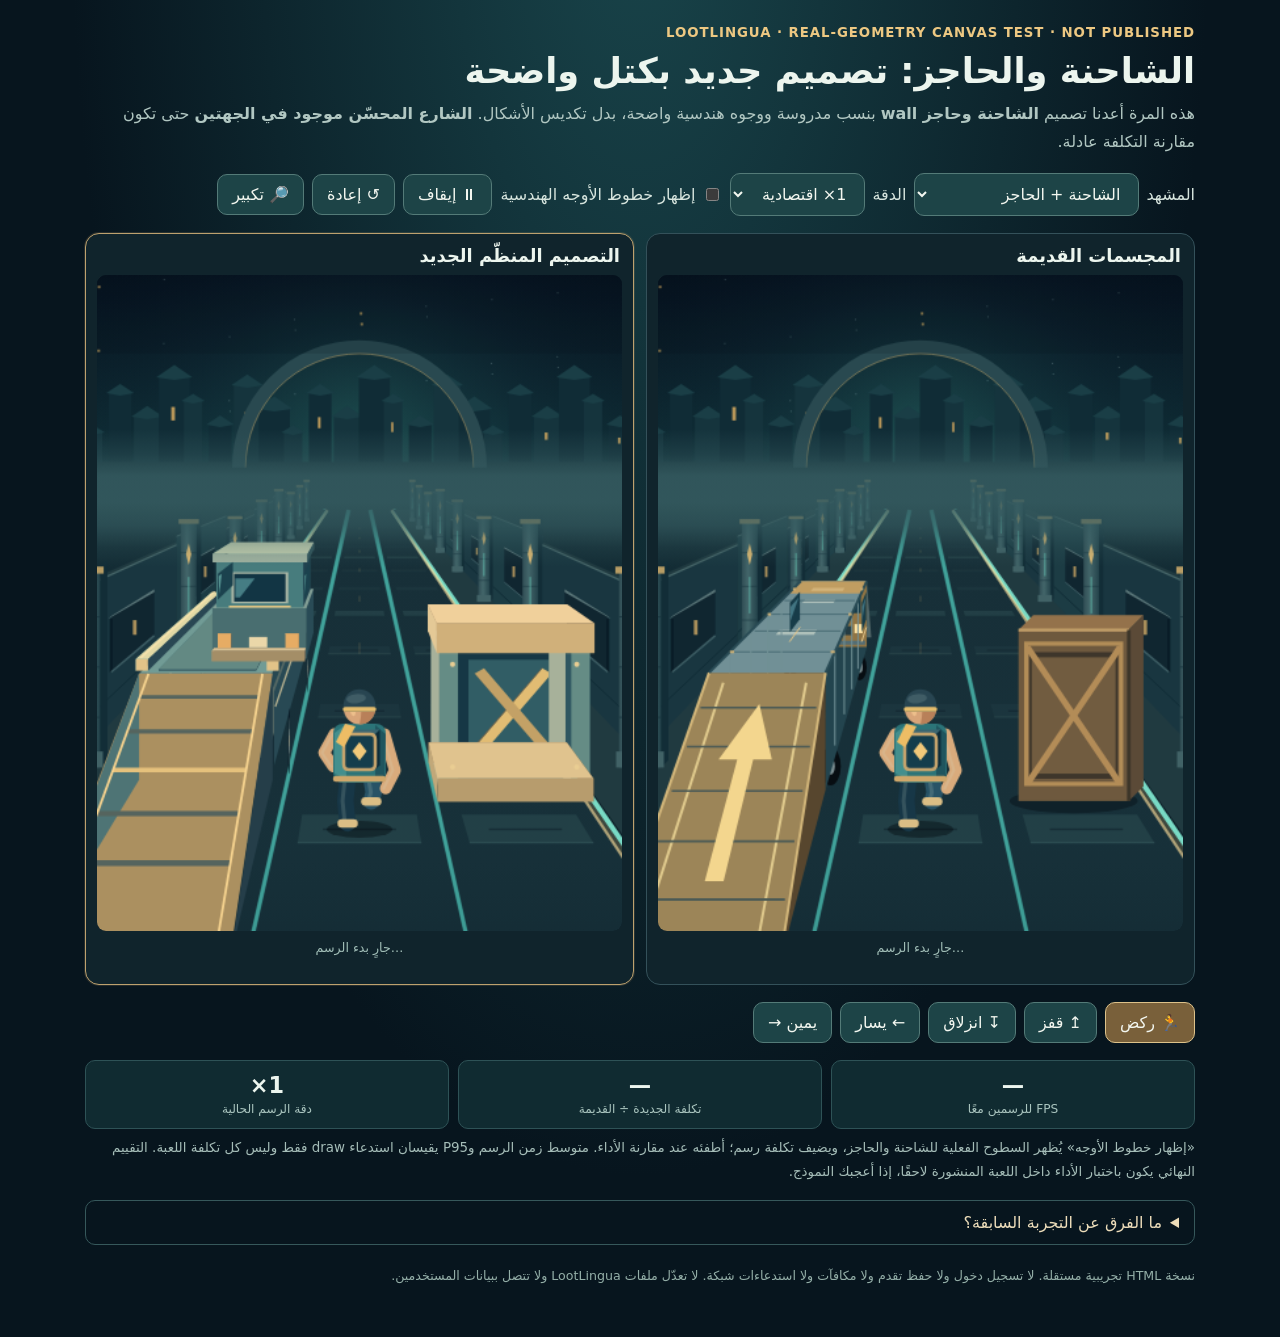
<file: experiments/runner-truck-wall-polished-3d.html>
<!doctype html>
<html lang="ar" dir="rtl"><head>
<meta charset="utf-8"><meta name="viewport" content="width=device-width,initial-scale=1"><meta name="color-scheme" content="dark">
<title>LootLingua | اختبار هندسة الشاحنة والحاجز</title>
<style>
:root{color-scheme:dark;font-family:system-ui,-apple-system,Tahoma,sans-serif;color:#ecf5ee;background:#06141d}
*{box-sizing:border-box}body{margin:0;background:radial-gradient(ellipse at 50% -10%,#19454b,#07151e 63%);min-height:100vh}
main{max-width:1140px;margin:auto;padding:22px 15px 50px}
h1{margin:.25em 0;font-size:clamp(1.4rem,4vw,2.2rem)}
p{color:#b1c7c2;line-height:1.75;margin:.55em 0}
small.kicker{color:#edc882;font-weight:750;letter-spacing:.07em}
.board.big{grid-template-columns:1fr}.board{display:grid;grid-template-columns:repeat(2,minmax(0,1fr));gap:12px;margin-top:15px}
.panel{min-width:0;background:#10242c;border:1px solid #34515a;border-radius:14px;padding:11px}
.panel.new{border-color:#bda16e;box-shadow:0 0 0 1px #a9916630}
.panel h2{font-size:clamp(.85rem,2.7vw,1.12rem);margin:0 2px 9px}
.scene{display:block;width:100%;height:auto;aspect-ratio:4/5;background:#071721;border-radius:9px}
.perf{min-height:42px;direction:ltr;font-variant-numeric:tabular-nums;font-size:.79rem;text-align:center;color:#a1beb7;padding:9px 3px}
.actions{display:flex;align-items:center;flex-wrap:wrap;gap:8px;margin:17px 0}
button,select{font:inherit;color:#f3f7f0;border:1px solid #547b78;background:#1d4447;border-radius:10px;padding:10px 14px;cursor:pointer}
button[aria-pressed=true]{background:#79603a;border-color:#ddc28a}
button:focus-visible,select:focus-visible{outline:3px solid #e7c87d;outline-offset:3px}
label{display:inline-flex;align-items:center;gap:7px;color:#d7e5de}
.readout{display:grid;grid-template-columns:repeat(3,1fr);gap:9px}
.readout>div{text-align:center;border:1px solid #2e5256;background:#102b31;border-radius:10px;padding:11px 4px}
.readout b{display:block;font-size:clamp(.95rem,3vw,1.4rem);font-variant-numeric:tabular-nums}
.readout span{color:#aac5bf;font-size:.76rem}
.note{font-size:.84rem;color:#a5bdb8}
details{border:1px solid #36585b;border-radius:10px;padding:12px 15px;margin-top:17px}
summary{cursor:pointer;color:#edddba}footer{margin-top:20px;color:#94afa8;font-size:.79rem;line-height:1.7}
@media(max-width:500px){main{padding:14px 7px 28px}.board{gap:6px}.panel{padding:5px;border-radius:9px}.panel h2{font-size:.84rem;padding:4px 1px}.actions{gap:6px}button,select{font-size:.83rem;padding:9px 10px}.perf{font-size:.67rem}.readout>div{padding:8px 2px}}
</style></head><body><main>
<small class="kicker">LOOTLINGUA · REAL-GEOMETRY CANVAS TEST · NOT PUBLISHED</small>
<h1>الشاحنة والحاجز: تصميم جديد بكتل واضحة</h1>
<p>هذه المرة أعدنا تصميم <strong>الشاحنة وحاجز wall</strong> بنسب مدروسة ووجوه هندسية واضحة، بدل تكديس الأشكال. <strong>الشارع المحسّن موجود في الجهتين</strong> حتى تكون مقارنة التكلفة عادلة.</p>
<div class="actions">
<label for="view">المشهد <select id="view">
<option value="both">الشاحنة + الحاجز</option>
<option value="truck">الشاحنة فقط</option>
<option value="wall">الحاجز فقط</option>
<option value="stress">اختبار ضغط (نسخ متعددة)</option>
</select></label>
<label for="dpr">الدقة <select id="dpr"><option value="1">1× اقتصادية</option><option value="1.5">1.5× عالية</option></select></label>
<label><input id="wire" type="checkbox"> إظهار خطوط الأوجه الهندسية</label>
<button id="pause" aria-pressed="false">⏸ إيقاف</button>
<button id="reset">↺ إعادة</button><button id="focus" aria-pressed="false">🔎 تكبير</button>
</div>
<section class="board">
<div class="panel"><h2>المجسمات القديمة</h2><canvas id="old" class="scene" width="400" height="500"></canvas><div id="old-perf" class="perf">جارٍ بدء الرسم…</div></div>
<div class="panel new"><h2>التصميم المنظّم الجديد</h2><canvas id="new" class="scene" width="400" height="500"></canvas><div id="new-perf" class="perf">جارٍ بدء الرسم…</div></div>
</section>
<div class="actions">
<button id="run" aria-pressed="true">🏃 ركض</button>
<button id="jump" aria-pressed="false">↥ قفز</button>
<button id="slide" aria-pressed="false">↧ انزلاق</button>
<button id="left">← يسار</button><button id="right">يمين →</button>
</div>
<div class="readout">
<div><b id="fps">—</b><span>FPS للرسمين معًا</span></div>
<div><b id="ratio">—</b><span>تكلفة الجديدة ÷ القديمة</span></div>
<div><b id="mode">1×</b><span>دقة الرسم الحالية</span></div>
</div>
<p class="note">«إظهار خطوط الأوجه» يُظهر السطوح الفعلية للشاحنة والحاجز، ويضيف تكلفة رسم؛ أطفئه عند مقارنة الأداء. متوسط زمن الرسم وP95 يقيسان استدعاء draw فقط وليس كل تكلفة اللعبة. التقييم النهائي يكون باختبار الأداء داخل اللعبة المنشورة لاحقًا، إذا أعجبك النموذج.</p>
<details><summary>ما الفرق عن التجربة السابقة؟</summary>
<p>الشاحنة الآن بمنحدر أبسط، منصة على ارتفاع VEHICLE_HEIGHT الأصلي، جوانب مفهومة، محورَي عجلات، كابينة متصلة وهيكل واضح. الحاجز الآن كتلة نظيفة مع سماكة حقيقية وإطار معدني ودعّامات X بارزة. الشارع نفسه في كلتا النسختين؛ لم نغيّر منطق اللعبة أو التصادم.</p>
</details>
<footer>نسخة HTML تجريبية مستقلة. لا تسجيل دخول ولا حفظ تقدم ولا مكافآت ولا استدعاءات شبكة. لا تعدّل ملفات LootLingua ولا تتصل ببيانات المستخدمين.</footer>
</main>
<script>
(function(root) {
  'use strict';
  const LANES = 3, MAX_HEARTS = 3, MAX_ENTITIES = 48, MAX_EVENTS = 16;
  const FAR = 112, SPAWN_Z = 96, GATE_SPAWN_Z = 64, BASE_SPEED = 14, MAX_SPEED = 32;
  const NEAR = -15, VEHICLE_HEIGHT = 1.05, VEHICLE_RAMP = 6, VEHICLE_EXIT = 3;
  const TUNNEL_LENGTH = 42, LONG_TUNNEL_MIN = 240, MIN_ROW_MS = 780;
  const IMPACT_FREEZE_MS = 260, RECOVERY_START_MS = 140;
  const GATE_BLOCKER_OFFSET = 6, GATE_COMMIT_Z = 2.5;
  // Templates describe relationships, then lanes are shuffled. A truck can
  // accompany any normal hazard, not just another truck.
  const FORMATIONS = [
    ['train', 'wall', null], ['train', 'low', null], ['train', 'overhead', null],
    ['train', 'wall', 'wall'], ['train', 'low', 'wall'], ['train', 'overhead', 'wall'],
    ['train', 'low', 'overhead'], ['train', 'train', null], ['train', 'train', 'low'],
    ['train', 'train', 'overhead'], ['train', 'train', 'wall'], ['train', 'train', 'train'],
    ['train', 'duckwall', null], ['train', 'duckwall', 'low'], ['train', 'train', 'duckwall'],
    ['duckwall', 'wall', 'low'], ['duckwall', 'overhead', 'train'],
  ];
  const JUMP_MS = 640, SLIDE_MS = 480, ACTION_RECOVERY_MS = 70, INPUT_BUFFER_MS = 140, INVULNERABLE_MS = 1100;
  const clamp = (value, low, high) => Math.max(low, Math.min(high, value));
  const clean = value => String(value ?? '').trim().replace(/\s+/g, ' ');

  function normalizeWords(words) {
    const seen = new Set();
    return (Array.isArray(words) ? words : []).map(item => ({
      word: clean(item?.word || item?.term),
      meaning: clean(item?.translation || item?.meaning || item?.ar || item?.definition),
    })).filter(item => {
      const key = item.word + '\u0000' + item.meaning;
      if (!item.word || !item.meaning || seen.has(key)) return false;
      seen.add(key); return true;
    });
  }
  function random(state) { return clamp(Number(state._random()) || 0, 0, 1 - Number.EPSILON); }
  function choose(state, values) { return values[Math.floor(random(state) * values.length)]; }
  function emit(state, event) {
    if (state.events.length < MAX_EVENTS) state.events.push(event);
  }
  function createState(words, options = {}) {
    const normalized = normalizeWords(words);
    const rng = typeof options.random === 'function' ? options.random : Math.random;
    return {
      words: normalized, lane: 1, hearts: MAX_HEARTS, coins: 0,
      distance: 0, speed: BASE_SPEED, elapsed: 0, running: true, paused: false, over: false,
      action: 'run', actionStartedAt: 0, actionUntil: 0, invulnerableUntil: 0,
      autoRecovery: options.autoRecovery !== false, impact: null, _sideBumpUntil: 0,
      entities: [], gate: null, feedback: null, events: [],
      _random: rng, _gateLanes: [], _lastGateLane: -1, _queuedAction: null, _formationBag: [], _tunnelLengths: [],
      _pool: Array.from({ length: MAX_ENTITIES }, () => ({})), _nextId: 1,
      _nextRowAt: 400, _nextGateAt: 30000 + Math.floor(clamp(Number(rng()) || 0, 0, 1) * 12000), _row: 0, _escapeLane: 1, _safeUntil: 0,
      _canGate: new Set(normalized.map(item => item.meaning)).size >= LANES,
    };
  }
  function usable(state) { return state.running && !state.paused && !state.over; }
  function getAction(state, at = state.elapsed) {
    return state.action !== 'run' && at >= state.actionStartedAt && at < state.actionUntil ? state.action : 'run';
  }
  function move(state, lane) {
    const value = Number(lane);
    if (!usable(state) || !Number.isFinite(value) || gateEntryLocked(state) || state.impact && state.elapsed < state.impact.freezeUntil) return false;
    const next = clamp(Math.round(value), 0, LANES - 1);
    if (next === state.lane) return false;
    if (!lanePathOpen(state, next)) {
      if (state.elapsed >= state._sideBumpUntil) {
        state.impact = { kind: 'side', direction: Math.sign(next - state.lane), startedAt: state.elapsed, freezeUntil: state.elapsed + 90, endAt: state.elapsed + 320, applied: true };
        state._sideBumpUntil = state.elapsed + 420;
        state._nextRowAt += 90; state._nextGateAt += 90;
        emit(state, { type: 'side-bump' });
      }
      return false;
    }
    state.lane = next; return true;
  }
  function startAction(state, action, duration) {
    if (!usable(state) || gateEntryLocked(state) || state.impact && state.elapsed < state.impact.freezeUntil) return false;
    const current = getAction(state);
    // Jump cancels a crouch; airborne input never resets the jump arc.
    if (current !== 'run' && !(current === 'slide' && action === 'jump')) {
      if (state.actionUntil - state.elapsed > INPUT_BUFFER_MS || state._queuedAction) return false;
      state._queuedAction = action; return true;
    }
    if (current === 'run' && state.elapsed < state.actionUntil + ACTION_RECOVERY_MS && state.actionUntil > 0) {
      if (state._queuedAction) return false;
      state._queuedAction = action; return true;
    }
    state._queuedAction = null;
    state.action = action; state.actionStartedAt = state.elapsed; state.actionUntil = state.elapsed + duration;
    return true;
  }
  function jump(state) { return startAction(state, 'jump', JUMP_MS); }
  function slide(state) { return startAction(state, 'slide', SLIDE_MS); }
  function vehicleSurface(entity, z = entity.z) {
    const position = -z, length = Number(entity.length) || 20;
    if (position < 0 || position > length + VEHICLE_EXIT) return 0;
    return VEHICLE_HEIGHT * Math.max(0, Math.min(1, position / VEHICLE_RAMP, (length + VEHICLE_EXIT - position) / VEHICLE_EXIT));
  }
  function lanePathOpen(state, lane) {
    const direction = Math.sign(lane - state.lane);
    if (!direction) return true;
    // Provenance comes from an actual vehicle surface underneath the
    // current lane, never from jump height above the street.
    let support = state.entities.reduce((floor, item) => item.obstacleType === 'train' && item.lane === state.lane ? Math.max(floor, vehicleSurface(item)) : floor, 0);
    const pose = getPose(state);
    for (let step = state.lane + direction; direction > 0 ? step <= lane : step >= lane; step += direction) {
      const trucks = state.entities.filter(item => item.obstacleType === 'train' && item.lane === step && sideOccupied(item, item.z));
      const targetSupport = trucks.reduce((floor, item) => Math.max(floor, vehicleSurface(item)), 0);
      if (trucks.length && (!support || !targetSupport || targetSupport > support + .08)) return false;
      support = targetSupport;
      if (state.entities.some(entity => entity.kind === 'obstacle' && entity.obstacleType !== 'train' && entity.lane === step && sideOccupied(entity, entity.z) && !clearsObstacle(entity.obstacleType, pose))) return false;
    }
    return true;
  }
  function sideOccupied(entity, z) {
    // Keep the body and a small shoulder clearance solid after the crossing.
    // Resolved means scored, not that the physical obstacle has disappeared.
    return entity.obstacleType === 'train' ? z <= 0 && z + entity.length + VEHICLE_EXIT > 0 : z <= .7 && z >= -3.2;
  }
  function clearsObstacle(type, pose) {
    return type === 'train' || type === 'duckwall' && pose.action === 'slide' && pose.top <= .55 ||
      type === 'low' && pose.feet >= .37 || type === 'overhead' && (pose.top <= .6 || pose.feet >= .88) || type === 'wall' && pose.feet >= 1.4;
  }
  function chooseRecovery(state, collided) {
    const speed = Math.max(BASE_SPEED, state.speed), freezeEnd = state.elapsed + IMPACT_FREEZE_MS;
    const actions = collided.obstacleType === 'overhead' || collided.obstacleType === 'duckwall' ? ['slide', 'jump', 'run'] : ['jump', 'run', 'slide'];
    let best = null;
    for (let lane = 0; lane < LANES; lane++) {
      if (!lanePathOpen(state, lane)) continue;
      for (const action of actions) {
        const duration = action === 'jump' ? JUMP_MS : action === 'slide' ? SLIDE_MS : 0;
        const simulated = { ...state, lane, elapsed: freezeEnd, action, actionStartedAt: state.elapsed + RECOVERY_START_MS, actionUntil: state.elapsed + RECOVERY_START_MS + duration };
        let safe = true, risk = 0;
        for (const entity of state.entities) {
          if (entity.kind !== 'obstacle' || entity.lane !== lane || entity.z < -1 || entity.z > speed * .9) continue;
          const at = freezeEnd + Math.max(0, entity.z) / speed * 1000;
          if (!clearsObstacle(entity.obstacleType, getPose(simulated, at))) {
            if (entity === collided || entity.obstacleType === 'wall' || entity.z <= speed * .5) { safe = false; break; }
            risk += 4;
          }
        }
        const cost = Math.abs(lane - state.lane) * 2 + (action === 'run' ? 0 : 1) + risk;
        if (safe && (!best || cost < best.cost)) best = { lane, action, cost };
      }
    }
    return best;
  }
  // Shared by collision and drawing: heights are measured in standing bodies.
  function getPose(state, at = state.elapsed) {
    const action = getAction(state, at);
    const fraction = clamp((at - state.actionStartedAt) / Math.max(1, state.actionUntil - state.actionStartedAt), 0, 1);
    let floor = 0;
    for (const entity of state.entities) {
      if (entity.obstacleType !== 'train' || entity.lane !== state.lane) continue;
      const z = entity.z + state.speed * (state.elapsed - at) / 1000;
      floor = Math.max(floor, vehicleSurface(entity, z));
    }
    const lift = action === 'jump' ? Math.sin(fraction * Math.PI) * 1.12 : 0;
    return { action, feet: floor + lift, top: floor + lift + (action === 'slide' ? .43 : 1), floor, lift };
  }
  function allocate(state, data) {
    const entity = state._pool.pop();
    if (!entity) return null;
    for (const key of Object.keys(entity)) delete entity[key];
    Object.assign(entity, { id: state._nextId++, active: true, resolved: false, bornAt: state.elapsed }, data);
    state.entities.push(entity); return entity;
  }
  function retire(state, index) {
    const [entity] = state.entities.splice(index, 1);
    entity.active = false;
    if (state.gate === entity) state.gate = null;
    state._pool.push(entity);
  }
  function createWordGate(state) {
    const meanings = new Set(state.words.map(item => item.meaning));
    if (meanings.size < LANES) return null;
    const prompt = choose(state, state.words);
    const alternatives = [...meanings].filter(meaning => meaning !== prompt.meaning);
    const first = choose(state, alternatives);
    const second = choose(state, alternatives.filter(meaning => meaning !== first));
    if (!state._gateLanes.length) {
      state._gateLanes = [0, 1, 2];
      for (let index = 2; index > 0; index--) {
        const other = Math.floor(random(state) * (index + 1));
        [state._gateLanes[index], state._gateLanes[other]] = [state._gateLanes[other], state._gateLanes[index]];
      }
      if (state._gateLanes[0] === state._lastGateLane) [state._gateLanes[0], state._gateLanes[1]] = [state._gateLanes[1], state._gateLanes[0]];
    }
    const correctLane = state._gateLanes.shift();
    state._lastGateLane = correctLane;
    const options = [first, second];
    for (let index = options.length - 1; index > 0; index--) {
      const other = Math.floor(random(state) * (index + 1));
      [options[index], options[other]] = [options[other], options[index]];
    }
    options.splice(correctLane, 0, prompt.meaning);
    if (!state._tunnelLengths.length) {
      state._tunnelLengths = [TUNNEL_LENGTH, 64, 256, 320, 384, 448];
      for (let i = state._tunnelLengths.length - 1; i > 0; i--) {
        const other = Math.floor(random(state) * (i + 1));
        [state._tunnelLengths[i], state._tunnelLengths[other]] = [state._tunnelLengths[other], state._tunnelLengths[i]];
      }
    }
    const length = state._tunnelLengths.pop();
    return { kind: 'gate', lane: 1, z: GATE_SPAWN_Z, length, word: prompt.word,
      options, correctLane: options.indexOf(prompt.meaning), correctMeaning: prompt.meaning };
  }
  function hasGateWords(state) { return state._canGate; }
  function prepareGateBarriers(state, gate) {
    if (gate.barriersCreated) return;
    // Reserve both wrong routes together; allocation never grows the pool.
    for (let i = state.entities.length - 1; state._pool.length < 2 && i >= 0; i--) {
      if (state.entities[i].kind === 'coin' && state.entities[i].z > 0) retire(state, i);
    }
    if (state._pool.length < 2) return;
    for (let lane = 0; lane < LANES; lane++) if (lane !== gate.correctLane) {
      allocate(state, { kind: 'obstacle', obstacleType: 'wall', lane, z: gate.z + GATE_BLOCKER_OFFSET,
        length: 0, gateBarrier: true, gateId: gate.id });
    }
    gate.barriersCreated = true;
  }
  function gateEntryLocked(state) {
    const gate = state.gate;
    if (!gate || gate.entryReleased || gate.z > GATE_COMMIT_Z) return false;
    if (gate.entryLane == null) { gate.entryLane = state.lane; state._queuedAction = null; }
    return true;
  }
  function maybeGate(state) {
    if (state.elapsed < state._nextGateAt || state.gate || !hasGateWords(state)) return;
    const data = createWordGate(state);
    const gate = data && allocate(state, data);
    if (!gate) return;
    // The scheduler drains obstacle rows before a reading gate. This guard also
    // protects restored/debug states from placing an obstacle in the read zone.
    for (let index = state.entities.length - 1; index >= 0; index--) {
      const entity = state.entities[index];
      if (entity.kind === 'obstacle' && entity.z > 0) retire(state, index);
    }
    state.gate = gate;
    prepareGateBarriers(state, gate);
    if (gate.length >= LONG_TUNNEL_MIN) {
      state._escapeLane = gate.correctLane;
      spawnRow(state, gate.z + 48);
      spawnRow(state, gate.z + 80);
    }
    state._nextGateAt = state.elapsed + 30000 + random(state) * 18000;
    emit(state, { type: 'gate-approach', id: gate.id, word: gate.word });
  }
  function spawnRow(state, seededZ = null) {
    const seeded = Number.isFinite(seededZ);
    if (!seeded && (state.elapsed < state._nextRowAt || state.elapsed < state._safeUntil)) return;
    const reading = state.gate && !state.gate.resolved && !seeded;
    const clearance = SPAWN_Z / state.speed * 1000 + 350;
    // Do not queue hidden hazards behind the reading veil: returning to full
    // speed would compress their spacing and reveal them too close together.
    const spawnZ = seeded ? seededZ : SPAWN_Z;
    const passage = state.gate, insideTunnel = passage && spawnZ >= passage.z && spawnZ <= passage.z + passage.length;
    const tunnelSafe = !insideTunnel || passage.length >= LONG_TUNNEL_MIN && spawnZ - passage.z >= 40;
    const draining = reading || !tunnelSafe || !seeded && hasGateWords(state) && state._nextGateAt - state.elapsed < clearance;
    const escapeOptions = [0, 1, 2].filter(lane => Math.abs(lane - state._escapeLane) <= 1 && (lane === state._escapeLane || !state.entities.some(item => item.kind === 'obstacle' && item.lane === lane && sideOccupied(item, item.z - spawnZ))));
    const escape = choose(state, escapeOptions);
    const blocked = [0, 1, 2].filter(lane => lane !== escape);
    if (random(state) > .5) blocked.reverse();
    const difficulty = clamp((state.distance - 180) / 1600, 0, 1);
    const fullRow = state.distance > 240 && random(state) < .15 + difficulty * .5;
    const obstacleCount = fullRow ? 3 : state.distance > 120 && random(state) < .6 + difficulty * .35 ? 2 : 1;
    if (fullRow) blocked.push(escape);
    if (state._pool.length < 12) return;
    const row = ++state._row;
    let layout = [null, null, null], route = escape;
    const occupiedByTruck = lane => state.entities.some(item => item.obstacleType === 'train' && item.lane === lane && item.z > -(item.length + VEHICLE_EXIT));
    if (!draining && state.distance > 160 && random(state) < .28 + difficulty * .12 && !state.entities.some(item => item.obstacleType === 'train' && item.z > -(item.length + VEHICLE_EXIT))) {
      if (!state._formationBag.length) {
        state._formationBag = FORMATIONS.map((_, index) => index).filter(index => state.distance > 500 || index < 8);
        for (let i = state._formationBag.length - 1; i > 0; i--) {
          const other = Math.floor(random(state) * (i + 1));
          [state._formationBag[i], state._formationBag[other]] = [state._formationBag[other], state._formationBag[i]];
        }
      }
      layout = FORMATIONS[state._formationBag.pop()].slice();
      for (let i = 2; i > 0; i--) {
        const other = Math.floor(random(state) * (i + 1));
        [layout[i], layout[other]] = [layout[other], layout[i]];
      }
      if (layout[route] === 'wall') {
        const passable = layout.findIndex(type => type !== 'wall');
        [layout[route], layout[passable]] = [layout[passable], layout[route]];
      }
    } else if (!draining) {
      for (let index = 0; index < obstacleCount; index++) {
        const lane = blocked[index];
        layout[lane] = lane === escape ? choose(state, ['low', 'overhead', 'duckwall']) : choose(state, ['low', 'overhead', 'wall', 'duckwall']);
      }
    }
    for (let lane = 0; lane < LANES; lane++) {
      const type = layout[lane];
      if (!type || occupiedByTruck(lane)) continue;
      const z = spawnZ + (type === 'train' && random(state) < .5 ? lane * 4 : 0);
      allocate(state, { kind: 'obstacle', obstacleType: type, length: type === 'train' ? 20 : 0, lane, z, row, safeRoute: lane === route, routeLane: route, tunnelId: insideTunnel ? passage.id : null });
      if (type === 'train') for (const offset of [10, 15]) allocate(state, { kind: 'coin', lane, z: z + offset, height: VEHICLE_HEIGHT + .44, row });
      if (['low', 'overhead', 'duckwall'].includes(type) && random(state) < .65) {
        for (const offset of [0, 2]) allocate(state, { kind: 'coin', lane, z: spawnZ + offset,
          height: type === 'low' ? 1.5 : .22, requires: type === 'low' ? 'jump' : 'slide', row });
      }
    }
    if ((!layout[route] || draining) && !occupiedByTruck(route)) {
      allocate(state, { kind: 'coin', lane: escape, z: spawnZ + 3, row });
      allocate(state, { kind: 'coin', lane: escape, z: spawnZ + 6, row });
    }
    if (!draining) state._escapeLane = escape;
    if (!seeded) state._nextRowAt = state.elapsed + Math.max(MIN_ROW_MS, 1150 - difficulty * 370) + random(state) * 160;
  }
  function damage(state, at, cause, obstacle) {
    if ((!obstacle?.gateBarrier && at < state.invulnerableUntil) || state.over) return false;
    state.hearts = Math.max(0, state.hearts - 1);
    state.invulnerableUntil = at + INVULNERABLE_MS;
    emit(state, { type: 'hit', cause, hearts: state.hearts });
    if (obstacle && state.hearts) {
      // Recoil the whole scene together, keeping row geometry and tunnel depth intact.
      const recoil = Math.max(0, 3 - obstacle.z);
      for (const item of state.entities) item.z += recoil;
      state.distance = Math.max(0, state.distance - recoil);
      state.action = 'run'; state.actionUntil = 0; state._queuedAction = null;
      const plan = state.autoRecovery ? chooseRecovery(state, obstacle) : null;
      state.impact = { kind: 'hit', startedAt: state.elapsed, recoverAt: state.elapsed + RECOVERY_START_MS,
        freezeUntil: state.elapsed + IMPACT_FREEZE_MS, endAt: state.elapsed + 650, plan, applied: false };
      state._nextRowAt += IMPACT_FREEZE_MS; state._nextGateAt += IMPACT_FREEZE_MS;
      state.invulnerableUntil += IMPACT_FREEZE_MS;
    }
    if (!state.hearts) { state.over = true; state.running = false; emit(state, { type: 'over' }); }
    return true;
  }
  function cross(state, entity, at) {
    entity.resolved = true;
    if (entity.kind === 'gate') {
      prepareGateBarriers(state, entity);
      const correct = state.lane === entity.correctLane;
      state.feedback = { correct, correctMeaning: entity.correctMeaning, chosenLane: state.lane, until: state.elapsed + 1200 };
      state._safeUntil = state.elapsed + 1200;
      emit(state, { type: 'gate', correct, word: entity.word, correctMeaning: entity.correctMeaning, chosenLane: state.lane });
    } else if (entity.lane === state.lane && entity.kind === 'coin') {
      const pose = getPose(state, at), height = entity.height ?? .44;
      const reachable = !entity.requires || entity.requires === 'jump' && pose.feet >= .37 || entity.requires === 'slide' && pose.top <= .6;
      if (reachable && pose.feet <= height + .12 && pose.top >= height - .12) {
        entity.collected = true;
        state.coins++; emit(state, { type: 'coin', id: entity.id, amount: 1, total: state.coins });
      }
    } else if (entity.lane === state.lane && entity.kind === 'obstacle') {
      const pose = getPose(state, at);
      if (entity.gateBarrier) {
        if (state.gate?.id === entity.gateId) state.gate.entryReleased = true;
        damage(state, at, 'wall', entity);
      } else if (!clearsObstacle(entity.obstacleType, pose)) damage(state, at, entity.obstacleType, entity);
    }
  }
  function update(state, dtMs) {
    state.events.length = 0;
    const dt = clamp(Number(dtMs) || 0, 0, 50);
    if (!usable(state) || !dt) return state;
    const before = state.elapsed;
    state.elapsed += dt;
    if (state.feedback && state.elapsed >= state.feedback.until) state.feedback = null;
    const impact = state.impact;
    if (impact) {
      if (!impact.applied && state.elapsed >= impact.recoverAt) {
        impact.applied = true;
        if (impact.plan && state.autoRecovery) {
          state.lane = impact.plan.lane;
          state.action = impact.plan.action; state.actionStartedAt = impact.recoverAt;
          state.actionUntil = impact.recoverAt + (state.action === 'jump' ? JUMP_MS : state.action === 'slide' ? SLIDE_MS : 0);
          emit(state, { type: 'recovery', action: state.action, lane: state.lane });
        }
      }
      if (state.elapsed <= impact.freezeUntil) return state;
      if (state.elapsed >= impact.endAt) state.impact = null;
    }
    maybeGate(state);
    const desired = Math.min(MAX_SPEED, BASE_SPEED + state.distance / 70);
    state.speed = state.gate && !state.gate.resolved ? 12 : desired;
    const movingDt = impact ? Math.min(dt, Math.max(0, state.elapsed - impact.freezeUntil)) : dt;
    const travelled = state.speed * movingDt / 1000;
    state.distance += travelled;
    for (const entity of state.entities) entity.z -= travelled;
    const passage = state.gate;
    if (passage && !passage.entryReleased) {
      gateEntryLocked(state);
      if (passage.resolved && passage.z < -GATE_BLOCKER_OFFSET - 3.2) passage.entryReleased = true;
    }
    for (const entity of state.entities) {
      const oldZ = entity.z + travelled;
      if (!entity.resolved && oldZ > 0 && entity.z <= 0) cross(state, entity, before + dt * oldZ / travelled);
      if (state.over || state.impact && state.elapsed <= state.impact.freezeUntil) break;
    }
    for (let index = state.entities.length - 1; index >= 0; index--) {
      const entity = state.entities[index], span = (entity.length || 0) + (entity.obstacleType === 'train' ? VEHICLE_EXIT : 0);
      if (entity.z + span < NEAR - 1) retire(state, index);
    }
    if (getAction(state) === 'run') state.action = 'run';
    if (state._queuedAction && getAction(state) === 'run' && state.elapsed >= state.actionUntil + ACTION_RECOVERY_MS) {
      const action = state._queuedAction;
      startAction(state, action, action === 'jump' ? JUMP_MS : SLIDE_MS);
    }
    if (!state.over) spawnRow(state);
    return state;
  }
  root.LootLinguaRunnerEngine = Object.freeze({ createState, update, move, jump, slide, getAction, getPose, vehicleSurface, normalizeWords, createWordGate,
    constants: Object.freeze({ LANES, MAX_HEARTS, MAX_ENTITIES, MAX_EVENTS, FAR, NEAR, VEHICLE_HEIGHT, VEHICLE_RAMP, VEHICLE_EXIT, TUNNEL_LENGTH, LONG_TUNNEL_MIN, MIN_ROW_MS, SPAWN_Z, GATE_BLOCKER_OFFSET, BASE_SPEED, MAX_SPEED, JUMP_MS, SLIDE_MS, INVULNERABLE_MS }),
  });
})(window);

</script>
<script>
/* LootLingua Runner: visual projection only. No DOM reads, rewards or physics. */
(function(root) {
  'use strict';
  const FAR = 112;
  const clamp = (value, low, high) => Math.max(low, Math.min(high, value));
  const laneColors = ['#53e5d2', '#f6c56a', '#82a8ff'];
  const palette = Object.freeze({ sky: '#071722', dark: '#061019', stone: '#24414b', edge: '#4d7272', gold: '#efc578', teal: '#5be6d1' });

  function createRenderer(canvas, options = {}) {
    const { NEAR, VEHICLE_HEIGHT, VEHICLE_RAMP, VEHICLE_EXIT } = root.LootLinguaRunnerEngine.constants;
    const context = canvas?.getContext?.('2d', { alpha: false });
    if (!context) throw new Error('Runner needs a 2D canvas.');
    const document = canvas.ownerDocument || root.document;
    const background = document.createElement('canvas');
    const back = background.getContext('2d', { alpha: false });
    let width = 1, height = 1, dpr = 1, laneWidth = 1, horizon = 1, ground = 1, actorHeight = 1;
    let destroyed = false, visualLane = 1, lastElapsed = null, activeTime = 0, horizonFog;
    const ordered = [], vehicles = [];
    const metrics = { drawn: 0, culled: 0, dpr: 1 };
    function paintDepth(entity) {
      if (entity.kind === 'coin' && (entity.height ?? .44) >= VEHICLE_HEIGHT) {
        for (const truck of vehicles) if (truck.lane === entity.lane && entity.z >= truck.z + VEHICLE_RAMP && entity.z <= truck.z + truck.length) return truck.z - .001;
      }
      return entity.z;
    }
    const byDepth = (a, b) => paintDepth(b) - paintDepth(a) || b.z - a.z || (a.id || 0) - (b.id || 0);

    function rounded(ctx, x, y, w, h, radius) {
      const r = Math.min(radius, w / 2, h / 2);
      ctx.beginPath(); ctx.moveTo(x + r, y); ctx.lineTo(x + w - r, y);
      ctx.quadraticCurveTo(x + w, y, x + w, y + r); ctx.lineTo(x + w, y + h - r);
      ctx.quadraticCurveTo(x + w, y + h, x + w - r, y + h); ctx.lineTo(x + r, y + h);
      ctx.quadraticCurveTo(x, y + h, x, y + h - r); ctx.lineTo(x, y + r);
      ctx.quadraticCurveTo(x, y, x + r, y); ctx.closePath();
    }
    function quad(ctx, ax, ay, bx, by, cx, cy, dx, dy, color) {
      ctx.fillStyle = color; ctx.beginPath(); ctx.moveTo(ax, ay); ctx.lineTo(bx, by);
      ctx.lineTo(cx, cy); ctx.lineTo(dx, dy); ctx.closePath(); ctx.fill();
    }
    function line(ctx, ax, ay, bx, by, color, size = 1) {
      ctx.strokeStyle = color; ctx.lineWidth = size; ctx.beginPath(); ctx.moveTo(ax, ay); ctx.lineTo(bx, by); ctx.stroke();
    }
    function clipWorld(vertices, closed) {
      const result = [];
      for (let i = 0; i < vertices.length; i++) {
        const a = vertices[i], b = vertices[(i + 1) % vertices.length];
        if (a[1] >= NEAR) result.push(a);
        if ((!closed && i === vertices.length - 1) || (a[1] >= NEAR) === (b[1] >= NEAR)) continue;
        const t = (NEAR - a[1]) / (b[1] - a[1]);
        result.push([a[0] + (b[0] - a[0]) * t, NEAR, a[2] + (b[2] - a[2]) * t]);
      }
      return result;
    }
    function mesh(vertices, color, stroke = 0) {
      const clipped = clipWorld(vertices, !stroke);
      if (clipped.length < (stroke ? 2 : 3)) return;
      context.beginPath();
      clipped.forEach((v, i) => {
        const p = project(v[0], v[1]), y = p.y - actorHeight * v[2] * p.scale;
        if (i) context.lineTo(p.x, y); else context.moveTo(p.x, y);
      });
      if (stroke) { context.strokeStyle = color; context.lineWidth = stroke; context.stroke(); }
      else { context.closePath(); context.fillStyle = color; context.fill(); }
    }
    function project(lane, z) {
      const depth = Number(z) || 0, scale = 17 / Math.max(2, 17 + depth);
      return { x: width / 2 + ((Number(lane) || 0) - 1) * laneWidth * scale,
        y: horizon + (ground - horizon) * scale, scale, laneWidth: laneWidth * scale,
        visible: depth >= NEAR && depth <= FAR,
        gateTop: horizon + (ground - horizon) * scale - actorHeight * 1.48 * scale,
        labelY: horizon + (ground - horizon) * scale - actorHeight * 1.16 * scale };
    }
    function cacheBackground() {
      back.setTransform(dpr, 0, 0, dpr, 0, 0);
      const sky = back.createLinearGradient(0, 0, 0, height);
      sky.addColorStop(0, '#06121f'); sky.addColorStop(.38, '#12373e'); sky.addColorStop(1, '#0a1c25');
      back.fillStyle = sky; back.fillRect(0, 0, width, height);
      const glow = back.createRadialGradient(width * .5, horizon * .86, 1, width * .5, horizon, width * .62);
      glow.addColorStop(0, 'rgba(94,230,199,.19)'); glow.addColorStop(.55, 'rgba(43,103,112,.07)'); glow.addColorStop(1, 'rgba(8,23,35,0)');
      back.fillStyle = glow; back.fillRect(0, 0, width, height);
      for (let index = 0; index < 24; index++) {
        const x = (index * 137.51 % 100) / 100 * width, y = (index * 31.73 % 100) / 100 * horizon * .74;
        back.fillStyle = index % 4 ? 'rgba(187,222,218,.28)' : 'rgba(246,197,106,.55)';
        back.fillRect(x, y, index % 4 ? 1 : 2, index % 4 ? 1 : 2);
      }
      // A distant original ruin-city silhouette stays cached; nearby columns
      // below move in world space and establish the player's forward motion.
      for (let index = 0; index < 22; index++) {
        const x = index * width / 21 - width * .025;
        const w = width * (.035 + index % 4 * .008), h = height * (.045 + index * 13 % 8 * .012);
        back.fillStyle = index % 2 ? '#102c36' : '#15343d'; back.fillRect(x, horizon - h, w, h + height * .1);
        quad(back, x - 2, horizon - h, x + w / 2, horizon - h - w * .4, x + w + 2, horizon - h, x + w / 2, horizon - h + 2, '#1a3e46');
        if (index % 3 === 0) {
          back.fillStyle = '#b59558'; back.fillRect(x + w * .4, horizon - h * .65, Math.max(1, w * .12), h * .16);
        }
      }
      const floor = back.createLinearGradient(0, horizon, 0, height);
      floor.addColorStop(0, '#17333b'); floor.addColorStop(1, '#07151f');
      back.fillStyle = floor; back.fillRect(0, horizon, width, height - horizon);
      // Cached outer masonry fills wide desktop margins without adding more
      // moving entities, textures, or per-frame gradients.
      for (const side of [-1, 1]) {
        const inner = width / 2 + side * laneWidth * 2.2, outer = side < 0 ? 0 : width;
        quad(back, inner, horizon, outer, horizon * .65, outer, height, inner, height, '#112a33');
        for (let band = 0; band < 8; band++) {
          const y = horizon + band * (height - horizon) / 7;
          line(back, outer, y, inner, y, '#1e3941', 1);
        }
      }
      // The sky arch is architecture, not an option gate: no text or symbols.
      const radius = width * .23;
      back.strokeStyle = '#294950'; back.lineWidth = Math.max(8, width * .025);
      back.beginPath(); back.arc(width / 2, horizon * 1.03, radius, Math.PI, 0); back.stroke();
      back.strokeStyle = 'rgba(240,197,120,.4)'; back.lineWidth = 1;
      back.beginPath(); back.arc(width / 2, horizon * 1.03, Math.max(0, radius - Math.max(5, width * .013)), Math.PI, 0); back.stroke();
    }
    function resize(nextWidth, nextHeight) {
      if (destroyed) return;
      width = clamp(Math.round(Number(nextWidth) || 1), 1, 4096);
      height = clamp(Math.round(Number(nextHeight) || 1), 1, 4096);
      dpr = clamp(Number(root.devicePixelRatio) || 1, 1, Math.min(2, Number(options.dprCap) || 1.5));
      canvas.width = background.width = Math.round(width * dpr);
      canvas.height = background.height = Math.round(height * dpr);
      laneWidth = Math.min(width * .94, height * 1.24) / 3;
      horizon = height * .285; ground = height * .84;
      actorHeight = clamp(Math.min(height * .2, laneWidth * .85), 57, 128);
      metrics.dpr = dpr; cacheBackground();
      horizonFog = context.createLinearGradient(0, horizon - height * .05, 0, horizon + height * .16);
      horizonFog.addColorStop(0, 'rgba(53,91,96,0)'); horizonFog.addColorStop(.18, 'rgba(53,91,96,.35)');
      horizonFog.addColorStop(.34, 'rgba(53,91,96,.86)'); horizonFog.addColorStop(.53, 'rgba(53,91,96,.88)');
      horizonFog.addColorStop(.7, 'rgba(53,91,96,.68)'); horizonFog.addColorStop(.86, 'rgba(53,91,96,.22)'); horizonFog.addColorStop(1, 'rgba(53,91,96,0)');
    }
    function road(distance) {
      const nearLeft = project(-.54, -6), nearRight = project(2.54, -6);
      const farLeft = project(-.54, FAR), farRight = project(2.54, FAR);
      quad(context, farLeft.x, farLeft.y, farRight.x, farRight.y, nearRight.x, nearRight.y, nearLeft.x, nearLeft.y, '#183039');
      // Continuous lane dividers and small moving inlays, no alternating tiles
      // or phase reset that flashes the entire road at high speed.
      for (const boundary of [.5, 1.5]) {
        const front = project(boundary, -6), rear = project(boundary, FAR);
        line(context, rear.x, rear.y, front.x, front.y, 'rgba(95,207,193,.4)', Math.max(.8, front.scale * 1.5));
      }
      const offset = distance % 12;
      for (let index = 7; index >= -1; index--) {
        const z = index * 12 - offset;
        const front = project(1, z), rear = project(1, z + 2);
        line(context, rear.x, rear.y, front.x, front.y, 'rgba(239,197,120,.2)', Math.max(1, front.scale * 2));
      }
      for (const edge of [-.53, 2.53]) {
        const a = project(edge, -6), b = project(edge, FAR);
        line(context, a.x, a.y, b.x, b.y, '#c3a76a', Math.max(1, width * .004));
        const c = project(edge < 1 ? edge - .06 : edge + .06, -6), d = project(edge < 1 ? edge - .06 : edge + .06, FAR);
        line(context, c.x, c.y, d.x, d.y, '#47b7a9', Math.max(1, width * .006));
      }
    }
    function column(lane, z, index) {
      const p = project(lane, z), w = laneWidth * .18 * p.scale, h = height * (.34 + index % 3 * .025) * p.scale;
      if (p.x + w < 0 || p.x - w > width) return;
      const x = p.x - w / 2, y = p.y - h, side = w * .3;
      quad(context, x + w, y, x + w + side, y - side, x + w + side, p.y - side, x + w, p.y, '#122d37');
      const stone = context.createLinearGradient(x, 0, x + w, 0);
      stone.addColorStop(0, '#304d54'); stone.addColorStop(.4, '#43666a'); stone.addColorStop(1, '#24434b');
      context.fillStyle = stone; context.fillRect(x, y, w, h);
      context.fillStyle = '#b79c64'; context.fillRect(x - w * .15, y, w * 1.3, Math.max(2, h * .035));
      context.fillStyle = '#416266'; context.fillRect(x - w * .12, p.y - h * .08, w * 1.24, h * .08);
      for (let row = 1; row < 4; row++) line(context, x, y + h * row / 4, x + w, y + h * row / 4, '#1a3740', Math.max(.5, p.scale));
      context.fillStyle = '#dfba72'; context.beginPath(); context.moveTo(p.x, y + h * .18);
      context.lineTo(p.x + w * .17, y + h * .26); context.lineTo(p.x, y + h * .34); context.lineTo(p.x - w * .17, y + h * .26); context.fill();
      line(context, p.x, y + h * .43, p.x, y + h * .7, '#65c5b4', Math.max(.7, w * .045));
    }
    function environment(distance) {
      const offset = distance % 12;
      const segment = Math.floor(distance / 12);
      // Continuous shoulders meet the road; the buildings behind them remain
      // depth-based geometry rather than a sparse row floating over a void.
      for (const side of [-1, 1]) {
        const lane = side < 0 ? -.56 : 2.56, outer = lane + side * 3.5;
        const a = project(lane, NEAR), b = project(outer, NEAR), c = project(outer, FAR), d = project(lane, FAR);
        quad(context, a.x, a.y, b.x, b.y, c.x, c.y, d.x, d.y, '#203a40');
      }
      for (let index = 8; index >= -1; index--) {
        const z = index * 12 - offset;
        if (z + 12 < NEAR || z > FAR) continue;
        const worldIndex = segment + index;
        context.globalAlpha = clamp((FAR - z) / 10, 0, 1) * clamp((z + 12 - NEAR) / 4, 0, 1);
        for (const lane of [-.97, 2.97]) {
          const side = lane < 1 ? -1 : 1, wallLane = lane + side * .14;
          const p = project(wallLane, z), far = project(wallLane, z + 12);
          const h = height * (.29 + ((worldIndex % 3 + 3) % 3) * .025), nearTop = p.y - h * p.scale, farTop = far.y - h * far.scale;
          quad(context, p.x, p.y, far.x, far.y, far.x, farTop, p.x, nearTop, worldIndex % 2 ? '#193640' : '#1c3c44');
          line(context, p.x, nearTop, far.x, farTop, '#466567', Math.max(1, p.scale * 1.4));
          const a = project(wallLane, z + 3.5), b = project(wallLane, z + 8.5);
          const ay = a.y - h * .72 * a.scale, by = b.y - h * .72 * b.scale;
          const ab = a.y - h * .34 * a.scale, bb = b.y - h * .34 * b.scale;
          // Recessed bays follow the wall's perspective instead of floating
          // flat rectangles. Fine bevels are omitted at the horizon.
          quad(context, a.x, ay, b.x, by, b.x, bb, a.x, ab, '#102630');
          if (p.scale > .28) {
            const lip = Math.max(1, 3 * a.scale);
            quad(context, a.x, ay, b.x, by, b.x, by + lip, a.x + side * lip, ay + lip, '#587477');
            line(context, a.x, ay + lip, a.x, ab, '#091c27', Math.max(1, a.scale * 3));
            line(context, a.x, ab, b.x, bb, '#3c5c63', Math.max(1, a.scale * 2));
            line(context, p.x, p.y - h * .18 * p.scale, far.x, far.y - h * .18 * far.scale, '#102c36', Math.max(1, p.scale));
          }
          const niche = project(wallLane, z + 6), nw = laneWidth * .035 * niche.scale;
          context.fillStyle = '#a88e5a'; context.fillRect(niche.x - nw / 2, niche.y - h * .58 * niche.scale, nw, h * .11 * niche.scale);
          if (z >= NEAR) column(lane, z, (worldIndex % 3 + 3) % 3);
        }
      }
      context.globalAlpha = 1;
    }
    function shadow(x, y, w, h, alpha = .3) {
      context.fillStyle = `rgba(0,7,12,${alpha})`; context.beginPath(); context.ellipse(x, y, w, h, 0, 0, Math.PI * 2); context.fill();
    }
    function coin(entity, p, time) {
      const phase = time * .005 + (Number(entity.id) || 0), radius = laneWidth * .095 * p.scale;
      const x = p.x, y = p.y - actorHeight * (entity.height ?? .44) * p.scale + Math.sin(phase * 1.7) * radius * .12;
      shadow(x, p.y + 1, radius * 1.25, radius * .28, .23);
      const face = Math.max(.14, Math.abs(Math.cos(phase))), thickness = radius * .25 * Math.abs(Math.sin(phase));
      context.save(); context.translate(x, y);
      context.fillStyle = '#a66d26'; context.beginPath(); context.ellipse(thickness, 0, radius * face, radius, 0, 0, Math.PI * 2); context.fill();
      context.fillRect(0, -radius, thickness, radius * 2);
      context.scale(face, 1);
      const metal = context.createLinearGradient(-radius, -radius, radius, radius);
      metal.addColorStop(0, '#fff0a5'); metal.addColorStop(.45, '#f7c558'); metal.addColorStop(1, '#a96520');
      context.fillStyle = metal; context.strokeStyle = '#ffdc80'; context.lineWidth = Math.max(.5, radius * .12);
      context.beginPath(); context.arc(0, 0, radius, 0, Math.PI * 2); context.fill(); context.stroke();
      context.strokeStyle = '#9c6d2a'; context.lineWidth = Math.max(.6, radius * .07);
      context.beginPath(); context.arc(0, 0, radius * .65, 0, Math.PI * 2); context.stroke();
      context.fillStyle = '#fff0a6'; context.beginPath(); context.moveTo(0, -radius * .45); context.lineTo(radius * .3, 0); context.lineTo(0, radius * .45); context.lineTo(-radius * .3, 0); context.fill(); context.restore();
    }
    function obstacle(entity, p, foreground = false) {
      const type = entity.obstacleType || entity.type;
      const w = laneWidth * .72 * p.scale, h = actorHeight * p.scale;
      if (!foreground && (type !== 'train' || entity.z >= NEAR)) shadow(p.x, p.y, w * .58, h * .1, .36);
      if (type === 'train') {
        // Fixed world vertices; clip faces at the camera instead of sliding
        // individual roof/ramp vertices along the truck as it passes.
        const vertex = (offset, side, level = root.LootLinguaRunnerEngine.vehicleSurface(entity, -offset)) => [entity.lane + side * .38, entity.z + offset, level];
        const face = (from, to, color) => mesh([vertex(from, -1), vertex(to, -1), vertex(to, 1), vertex(from, 1)], color);
        const edge = (from, to, side, color, size = 1) => mesh([vertex(from, side), vertex(to, side)], color, size);
        const end = entity.length, cab = end - 3;
        face(end, end + VEHICLE_EXIT, '#526768');
        for (const offset of [7.5, entity.length - 3]) {
          if (entity.z + offset < NEAR) continue;
          const axle = project(entity.lane, entity.z + offset), aw = laneWidth * .76 * axle.scale;
          for (const side of [-1, 1]) {
            const x = axle.x + side * aw * .48, y = axle.y - actorHeight * .08 * axle.scale;
            context.fillStyle = '#070d12'; context.beginPath(); context.ellipse(x, y, aw * .095, actorHeight * .17 * axle.scale, 0, 0, Math.PI * 2); context.fill();
            context.fillStyle = '#7b8d91'; context.beginPath(); context.ellipse(x, y, aw * .04, actorHeight * .075 * axle.scale, 0, 0, Math.PI * 2); context.fill();
          }
        }
        for (const side of [-1, 1]) {
          mesh([vertex(VEHICLE_RAMP, side), vertex(end, side), vertex(end, side, .09), vertex(VEHICLE_RAMP, side, .09)], side < 0 ? '#325b64' : '#23444e');
          // A solid loading platform, with its sides tied to the same slope
          // that supports the runner; no independent moving stair pieces.
          mesh([vertex(0, side), vertex(VEHICLE_RAMP, side), vertex(VEHICLE_RAMP, side, .09)], side < 0 ? '#77603c' : '#57462e');
        }
        mesh([vertex(end, -1), vertex(end, 1), vertex(end, 1, .1), vertex(end, -1, .1)], '#907443');
        // Paint the far cab face before its roof, preserving solid occlusion.
        mesh([vertex(end, -.82, .92), vertex(end, .82, .92), vertex(end, .82, .59), vertex(end, -.82, .59)], '#173c49');
        mesh([vertex(end, 0, .92), vertex(end, 0, .59)], '#d5b77a', 2);
        mesh([vertex(end, -.55, .4), vertex(end, .55, .4), vertex(end, .55, .27), vertex(end, -.55, .27)], '#253c42');
        for (const side of [-1, 1]) mesh([vertex(end, side * .63, .43), vertex(end, side * .88, .43), vertex(end, side * .88, .3), vertex(end, side * .63, .3)], '#ffe4a4');
        mesh([vertex(end, -.95, .16), vertex(end, .95, .16)], '#526d75', 3);
        face(VEHICLE_RAMP, end, '#719096');
        for (const offset of [10, 15]) {
          mesh([vertex(offset, -.4), vertex(offset + .65, -.4), vertex(offset + .65, .4), vertex(offset, .4)], '#aec0ba');
        }
        for (let offset = 8; offset < entity.length - 3; offset += 2.5) {
          mesh([vertex(offset, -.92), vertex(offset, .92)], '#4b6e76', Math.max(1, project(1, entity.z + offset).scale));
          for (const side of [-1, 1]) mesh([vertex(offset, side), vertex(offset, side, .2)], '#719095', 1);
        }
        face(cab, end, '#c09d61');
        mesh([vertex(cab + .6, -.45), vertex(cab + 1.3, -.45), vertex(cab + 1.3, .45), vertex(cab + .6, .45)], '#d3b47b');
        for (const side of [-1, 1]) {
          mesh([vertex(cab + .3, side, .91), vertex(end - .25, side, .91), vertex(end - .25, side, .52), vertex(cab + .3, side, .52)], '#173c49');
          mesh([vertex(cab + .45, side, .85), vertex(end - .55, side, .85), vertex(cab + .45, side, .66)], '#427582');
          mesh([vertex(cab + .2, side, .4), vertex(end - .2, side, .4)], '#e3c589', 1);
        }
        face(0, VEHICLE_RAMP, '#9c8558');
        // Grip strips and a painted uphill arrow make the loading ramp clear.
        for (const side of [-1, 1]) mesh([vertex(.3, side * .7), vertex(5.7, side * .7)], '#dfc98c', 2);
        for (let offset = 1; offset < VEHICLE_RAMP; offset++) {
          mesh([vertex(offset, -.94), vertex(offset, .94)], '#4b5a55', Math.max(1, project(1, entity.z + offset).scale * 1.5));
        }
        mesh([vertex(1.3, -.12), vertex(3.7, -.12), vertex(3.7, -.4), vertex(5.1, 0), vertex(3.7, .4), vertex(3.7, .12), vertex(1.3, .12)], '#f3d68e');
        for (const side of [-1, 1]) {
          edge(0, VEHICLE_RAMP, side, '#d1b579', 2);
          edge(VEHICLE_RAMP, end, side, '#294b55', 2);
          for (const offset of [8, 13, 18]) {
            mesh([vertex(offset, side * .92), vertex(offset, side)], '#c8ae75', 2);
          }
        }
        return;
      }
      if (type === 'duckwall') {
        const left = p.x - w / 2, top = p.y - h * 1.65, bottom = p.y - h * .58, panelHeight = bottom - top, depth = h * .1;
        for (const post of [left, left + w * .9]) {
          context.fillStyle = '#35515b'; context.fillRect(post, top, w * .1, h * 1.65);
          quad(context, post + w * .1, top, post + w * .1 + depth, top - depth, post + w * .1 + depth, p.y - depth, post + w * .1, p.y, '#1b303a');
        }
        quad(context, left, top, left + depth, top - depth, left + w + depth, top - depth, left + w, top, '#e1bd79');
        quad(context, left + w, top, left + w + depth, top - depth, left + w + depth, bottom - depth, left + w, bottom, '#755d39');
        context.fillStyle = '#d3a65d'; context.fillRect(left, top, w, panelHeight);
        context.fillStyle = '#28434c'; context.fillRect(left + w * .06, top + panelHeight * .06, w * .88, panelHeight * .88);
        for (const level of [.2, .53]) {
          const y = top + panelHeight * level;
          quad(context, p.x, y + panelHeight * .23, left + w * .92, y, left + w * .92, y + panelHeight * .13, p.x, y + panelHeight * .36, '#e4bc70');
          quad(context, left + w * .08, y, p.x, y + panelHeight * .23, p.x, y + panelHeight * .36, left + w * .08, y + panelHeight * .13, '#e4bc70');
        }
        for (const side of [left + w * .07, left + w * .93]) for (const y of [top + panelHeight * .07, bottom - panelHeight * .07]) {
          context.fillStyle = '#182f3b'; context.beginPath(); context.arc(side, y, w * .045, 0, Math.PI * 2); context.fill();
        }
        line(context, left, bottom, left + w, bottom, '#f4d18a', Math.max(1, h * .035));
        return;
      }
      if (type === 'overhead') {
        const left = p.x - w / 2, right = p.x + w / 2, beamY = p.y - h * .72, thickness = h * .14;
        context.fillStyle = '#344c57'; context.fillRect(left, beamY, w * .08, h * .72); context.fillRect(right - w * .08, beamY, w * .08, h * .72);
        for (const post of [left, right - w * .08]) {
          quad(context, post + w * .08, beamY, post + w * .08 + h * .04, beamY - h * .06, post + w * .08 + h * .04, p.y - h * .06, post + w * .08, p.y, '#1b313d');
          line(context, post, beamY, post, p.y, '#718780', Math.max(.7, p.scale));
        }
        quad(context, left, beamY, right, beamY, right + h * .05, beamY - h * .07, left + h * .05, beamY - h * .07, '#c58a48');
        context.fillStyle = '#dbac5e'; context.fillRect(left, beamY, w, thickness);
        for (let part = 0; part < 5; part++) quad(context, left + part * w / 5, beamY, left + (part + .5) * w / 5, beamY, left + (part + 1) * w / 5, beamY + thickness, left + (part + .5) * w / 5, beamY + thickness, '#453c38');
        line(context, left, beamY + thickness, right, beamY + thickness, '#f7d38b', Math.max(.7, p.scale * 2));
        line(context, left + h * .025, beamY + thickness + h * .025, right, beamY + thickness + h * .025, '#233943', Math.max(1, p.scale * 2));
        return;
      }
      const low = type === 'low' || type === 'lowbar';
      const blockHeight = h * (low ? .37 : 1.4), x = p.x - w / 2, y = p.y - blockHeight, depth = h * .12;
      quad(context, x, y, x + depth, y - depth, x + w + depth, y - depth, x + w, y, low ? '#e0b86d' : '#94724b');
      quad(context, x + w, y, x + w + depth, y - depth, x + w + depth, p.y - depth, x + w, p.y, low ? '#7c663b' : '#5b4a37');
      context.fillStyle = low ? '#b88d48' : '#6e593e'; context.fillRect(x, y, w, blockHeight);
      line(context, x, y, x + w, y, low ? '#f4d28b' : '#c4a06a', Math.max(1, h * .025));
      line(context, x + w, y, x + w, p.y, '#3d3629', Math.max(1, h * .03));
      context.strokeStyle = low ? '#ffcf70' : '#b28d57'; context.lineWidth = Math.max(1, h * .035); context.strokeRect(x + w * .07, y + blockHeight * .08, w * .86, blockHeight * .82);
      if (low) {
        for (let part = 0; part < 4; part++) quad(context, x + part * w / 4, y, x + (part + .5) * w / 4, y, x + (part + 1) * w / 4, p.y, x + (part + .5) * w / 4, p.y, '#30444a');
      } else {
        if (p.scale > .28) {
          context.fillStyle = '#3e362b'; context.fillRect(x + w * .1, y + blockHeight * .13, w * .8, blockHeight * .74);
          context.fillStyle = '#715c40'; context.fillRect(x + w * .12, y + blockHeight * .16, w * .76, blockHeight * .68);
        }
        line(context, x + w * .08, y + blockHeight * .1, x + w * .92, y + blockHeight * .9, '#b38c57', Math.max(1, h * .05));
        line(context, x + w * .92, y + blockHeight * .1, x + w * .08, y + blockHeight * .9, '#b38c57', Math.max(1, h * .05));
      }
    }
    function portalPath(z) {
      const headroom = Math.max(2.4, (ground - horizon) / actorHeight + .7);
      for (let lane = 0; lane < 3; lane++) {
        const p = project(lane, z), w = laneWidth * .9 * p.scale, h = actorHeight * headroom * p.scale;
        const x = p.x - w / 2, y = p.y - h;
        context.moveTo(x, p.y); context.lineTo(x, y + w * .48);
        context.quadraticCurveTo(x, y, p.x, y); context.quadraticCurveTo(x + w, y, x + w, y + w * .48);
        context.lineTo(x + w, p.y); context.closePath();
      }
    }
    function tunnelFloor(entity) {
      const front = Math.max(NEAR, entity.z), end = entity.z + (entity.length || 42);
      if (end < NEAR) return;
      const a = project(-.62, front), b = project(2.62, front), c = project(2.62, end), d = project(-.62, end);
      quad(context, a.x, a.y, b.x, b.y, c.x, c.y, d.x, d.y, '#10232d');
      for (const lane of [.5, 1.5]) {
        const a = project(lane - .006, front), b = project(lane + .006, front);
        const c = project(lane + .006, end), d = project(lane - .006, end);
        quad(context, a.x, a.y, b.x, b.y, c.x, c.y, d.x, d.y, '#406a70');
      }
    }
    function tunnelRing(z) {
      const headroom = Math.max(2.4, (ground - horizon) / actorHeight + .7);
      return [0, .25, .5, .75, 1].map((t, index) => {
        const p = project(-.62 + 3.24 * t, z), h = headroom + [0, .55, .75, .55, 0][index];
        return { x: p.x, y: p.y - actorHeight * h * p.scale, ground: p.y, scale: p.scale };
      });
    }
    function clipToTunnel(entity, passage) {
      if (!passage || entity.z < passage.z) return;
      context.beginPath();
      if (passage.z >= 0) portalPath(passage.z);
      else {
        // Bound each depth slice to the same ceiling and walls as the shell.
        // Beyond the exit, the visible world is framed by the exit aperture.
        const arch = tunnelRing(Math.max(NEAR, Math.min(entity.z, passage.z + passage.length)));
        context.moveTo(arch[0].x, arch[0].ground);
        for (const point of arch) context.lineTo(point.x, point.y);
        context.lineTo(arch[4].x, arch[4].ground); context.closePath();
      }
      context.clip();
    }
    function tunnelInterior(entity) {
      const length = entity.length || 42, front = Math.max(NEAR, entity.z), end = entity.z + length;
      if (end < NEAR) return;
      context.save();
      if (entity.z > NEAR) { context.beginPath(); portalPath(entity.z); context.clip(); }
      const ring = tunnelRing;
      const near = ring(front), far = ring(end);
      quad(context, near[0].x, near[0].ground, far[0].x, far[0].ground, far[0].x, far[0].y, near[0].x, near[0].y, '#203d46');
      quad(context, near[4].x, near[4].ground, far[4].x, far[4].ground, far[4].x, far[4].y, near[4].x, near[4].y, '#132c38');
      for (let i = 0; i < 4; i++) quad(context, near[i].x, near[i].y, near[i + 1].x, near[i + 1].y, far[i + 1].x, far[i + 1].y, far[i].x, far[i].y, i < 2 ? '#1b3541' : '#122a36');
      for (let offset = length; offset >= 0; offset -= 6) {
        const z = entity.z + offset;
        if (z < NEAR || z > FAR) continue;
        const arch = ring(z);
        context.strokeStyle = offset === length ? '#7ca7a0' : '#36575f'; context.lineWidth = Math.max(1, arch[0].scale * 4);
        context.beginPath(); context.moveTo(arch[0].x, arch[0].ground);
        for (const p of arch) context.lineTo(p.x, p.y);
        context.lineTo(arch[4].x, arch[4].ground); context.stroke();
      }
      for (let offset = 8; offset < length; offset += 18) {
        const z = entity.z + offset;
        if (z < NEAR || z > FAR) continue;
        for (const lane of [-.6, 2.6]) {
          const p = project(lane, z), y = p.y - actorHeight * .95 * p.scale;
          context.fillStyle = '#dfbc70'; context.fillRect(p.x - p.scale * 2, y, p.scale * 4, actorHeight * .14 * p.scale);
        }
      }
      context.restore();
    }
    function gate(entity, state) {
      if (entity.z <= NEAR) return;
      const headroom = Math.max(2.4, (ground - horizon) / actorHeight + .7);
      if (!entity.resolved) {
        context.beginPath(); portalPath(entity.z); context.fillStyle = '#030a12'; context.fill();
      }
      const left = project(-2.4, entity.z), right = project(4.4, entity.z), center = project(1, entity.z);
      const peak = center.y - actorHeight * (headroom + 1.8) * center.scale;
      const mountainPath = () => {
        context.moveTo(left.x, left.y); context.lineTo(left.x, peak + actorHeight * center.scale);
        context.lineTo(center.x - laneWidth * center.scale, peak + actorHeight * .2 * center.scale);
        context.lineTo(center.x + laneWidth * .3 * center.scale, peak);
        context.lineTo(right.x, peak + actorHeight * .95 * center.scale); context.lineTo(right.x, right.y); context.closePath();
      };
      context.save(); context.beginPath(); mountainPath(); portalPath(entity.z); context.clip('evenodd');
      context.fillStyle = '#28414b'; context.fillRect(0, 0, width, height);
      quad(context, left.x, left.y, left.x, peak, center.x, peak, center.x - laneWidth * center.scale, center.y, '#3c565d');
      quad(context, center.x, peak, right.x, peak, right.x, right.y, center.x + laneWidth * .8 * center.scale, center.y, '#1d3440');
      line(context, left.x, peak + actorHeight * center.scale, right.x, peak + actorHeight * .95 * center.scale, '#526c6d', Math.max(1, center.scale * 3));
      context.restore();
      for (let lane = 0; lane < 3; lane++) {
        const p = project(lane, entity.z), w = laneWidth * .9 * p.scale, h = actorHeight * headroom * p.scale;
        const x = p.x - w / 2, y = p.y - h, rim = Math.max(2, w * .085);
        context.strokeStyle = '#405861'; context.lineWidth = rim * 1.5;
        context.beginPath(); context.moveTo(x, p.y); context.lineTo(x, y + w * .48);
        context.quadraticCurveTo(x, y, p.x, y); context.quadraticCurveTo(x + w, y, x + w, y + w * .48); context.lineTo(x + w, p.y); context.stroke();
        context.strokeStyle = entity.resolved && state.feedback?.chosenLane === lane ? state.feedback.correct ? '#81f6a5' : '#fa8278' : laneColors[lane];
        context.lineWidth = Math.max(1, rim * .25); context.stroke();
      }
    }
    function limb(ax, ay, bx, by, cx, cy, color, thickness) {
      context.strokeStyle = color; context.lineWidth = thickness; context.lineCap = 'round'; context.lineJoin = 'round';
      context.beginPath(); context.moveTo(ax, ay); context.lineTo(bx, by); context.lineTo(cx, cy); context.stroke();
      // A narrow lit face gives limbs volume without meshes or blur passes.
      const alpha = context.globalAlpha, offset = thickness * .17;
      context.globalAlpha = alpha * .16; context.strokeStyle = '#d3e8d6'; context.lineWidth = thickness * .24;
      context.beginPath(); context.moveTo(ax - offset, ay); context.lineTo(bx - offset, by); context.lineTo(cx - offset, cy); context.stroke();
      context.globalAlpha = alpha;
    }
    function head(x, y, radius) {
      context.fillStyle = '#d8a579'; context.beginPath(); context.arc(x, y, radius, 0, Math.PI * 2); context.fill();
      context.fillStyle = '#b88059'; context.beginPath(); context.arc(x, y, radius, -Math.PI / 2, Math.PI / 2);
      context.quadraticCurveTo(x + radius * .24, y, x, y - radius); context.fill();
      context.fillStyle = '#edbf8b'; context.beginPath(); context.ellipse(x - radius * .44, y - radius * .08, radius * .2, radius * .58, -.12, 0, Math.PI * 2); context.fill();
    }
    function actor(state, delta) {
      visualLane += (clamp(Number(state.lane) || 0, 0, 2) - visualLane) * (1 - Math.exp(-delta / 72));
      const p = project(visualLane, 0), h = actorHeight, phase = (Number(state.distance) || 0) * 1.55;
      const pose = root.LootLinguaRunnerEngine.getPose(state);
      const jumping = pose.action === 'jump', sliding = pose.action === 'slide';
      const elevation = pose.feet * h;
      const sway = jumping || sliding ? 0 : -Math.abs(Math.sin(phase)) * h * .025;
      shadow(p.x, p.y - pose.floor * h + h * .025, h * (sliding ? .34 : .25) * (1 - pose.lift * .18), h * .065, .4 - pose.lift * .18);
      context.save(); context.translate(p.x, p.y - elevation + sway);
      const impact = state.impact, age = impact ? state.elapsed - impact.startedAt : Infinity;
      if (impact && age < 320) {
        const kick = Math.sin(Math.PI * clamp(age / 320, 0, 1));
        context.translate((impact.kind === 'side' ? -impact.direction : 0) * h * .14 * kick, h * .045 * kick);
        context.rotate((impact.kind === 'side' ? -impact.direction * .2 : -.13) * kick);
        if (impact.kind === 'hit' && age < 140) context.scale(1.07, .9);
      }
      if ((!impact || state.elapsed > impact.freezeUntil) && Number(state.invulnerableUntil) > Number(state.elapsed) && Math.floor(activeTime / 80) % 2) context.globalAlpha = .58;
      if (sliding) {
        // One leg extends toward the camera while the other stays folded.
        // All visual points remain within the shared .43-body crouch height.
        const settle = Math.min(1, Math.max(0, (state.elapsed - state.actionStartedAt) / 100));
        const tuck = h * (.025 + settle * .025);
        limb(-h * .06, -h * .15, -h * .11, -h * .075, -h * .12, 0, '#173d51', h * .12);
        limb(h * .065, -h * .15, h * .12, -h * .11, h * .13, -tuck, '#244d5e', h * .12);
        line(context, -h * .17, 0, -h * .07, 0, '#dbbe85', h * .055);
        line(context, h * .08, -tuck, h * .18, -tuck, '#dbbe85', h * .055);
        quad(context, -h * .17, -h * .27, h * .13, -h * .29, h * .18, -h * .13, -h * .15, -h * .12, '#317e80');
        quad(context, -h * .17, -h * .27, -h * .11, -h * .29, -h * .08, -h * .13, -h * .15, -h * .12, '#4a9390');
        quad(context, h * .13, -h * .29, h * .18, -h * .13, h * .12, -h * .12, h * .08, -h * .28, '#20565f');
        quad(context, -h * .09, -h * .29, h * .065, -h * .31, h * .11, -h * .17, -h * .07, -h * .15, '#0e2c3a');
        context.fillStyle = '#234b58'; rounded(context, -h * .085, -h * .28, h * .16, h * .12, h * .025); context.fill();
        line(context, -h * .07, -h * .27, h * .055, -h * .27, '#c5a46d', h * .016);
        quad(context, -h * .005, -h * .255, h * .025, -h * .22, -h * .005, -h * .19, -h * .035, -h * .22, '#f1c879');
        for (const side of [-1, 1]) limb(side * h * .16, -h * .24, side * h * .22, -h * .135, side * h * .2, -h * .065, '#d2a077', h * .07);
        head(h * .015, -h * .325, h * .095);
        context.fillStyle = '#284551'; context.beginPath(); context.arc(h * .015, -h * .335, h * .09, Math.PI, Math.PI * 2); context.fill();
        context.fillStyle = '#3f5c65'; context.beginPath(); context.ellipse(0, -h * .38, h * .055, h * .025, -.1, 0, Math.PI * 2); context.fill();
        line(context, -h * .07, -h * .325, h * .1, -h * .325, '#f4ca7a', h * .03);
      } else {
        const stride = jumping ? .38 : Math.sin(phase);
        // Viewed from behind: feet cycle in depth/height, never sweep sideways.
        for (const side of [-1, 1]) {
          const swing = stride * side, x = side * h * .09;
          const kneeY = -h * (.17 + Math.max(0, swing) * .08);
          const footY = jumping ? -h * (.12 + side * .035) : -h * Math.max(0, swing) * .2;
          limb(x, -h * .34, x + side * h * .018, kneeY, x, footY, side < 0 ? '#173747' : '#285366', h * .125);
          line(context, x - h * .045, footY, x + h * .045, footY, '#dbbe85', h * .065);
        }
        limb(-h * .19, -h * .68, -h * .27, -h * (.47 + stride * .08), -h * .2, -h * (.35 + stride * .1), '#d9ab7c', h * .09);
        limb(h * .19, -h * .68, h * .27, -h * (.47 - stride * .08), h * .2, -h * (.35 - stride * .1), '#d9ab7c', h * .09);
        // Teal explorer jacket, brass belt and a small geometric loot backpack.
        context.fillStyle = '#2b7478'; rounded(context, -h * .2, -h * .76, h * .4, h * .45, h * .08); context.fill();
        quad(context, -h * .19, -h * .69, -h * .11, -h * .75, -h * .1, -h * .34, -h * .19, -h * .38, '#448f8d');
        quad(context, h * .12, -h * .75, h * .2, -h * .68, h * .19, -h * .36, h * .12, -h * .33, '#20555e');
        quad(context, -h * .12, -h * .68, -h * .085, -h * .715, h * .155, -h * .715, h * .12, -h * .68, '#3c6570');
        quad(context, h * .12, -h * .68, h * .155, -h * .715, h * .155, -h * .445, h * .12, -h * .41, '#0d2b39');
        context.fillStyle = '#143d4c'; rounded(context, -h * .12, -h * .68, h * .24, h * .27, h * .04); context.fill();
        context.strokeStyle = '#c5a46d'; context.lineWidth = h * .025; context.stroke();
        context.fillStyle = '#f1c879'; context.beginPath(); context.moveTo(0, -h * .62); context.lineTo(h * .055, -h * .55); context.lineTo(0, -h * .48); context.lineTo(-h * .055, -h * .55); context.fill();
        line(context, -h * .18, -h * .34, h * .18, -h * .34, '#cfa76a', h * .045);
        head(0, -h * .875, h * .12);
        context.fillStyle = '#284551'; context.beginPath(); context.arc(0, -h * .9, h * .122, Math.PI * .86, Math.PI * 2.14); context.fill();
        context.fillStyle = '#3f5c65'; context.beginPath(); context.ellipse(-h * .025, -h * .95, h * .075, h * .035, -.12, 0, Math.PI * 2); context.fill();
        line(context, -h * .11, -h * .87, h * .11, -h * .87, '#e6bd6c', h * .035);
        // A short scarf trails toward the camera; its flap never obscures lanes.
        quad(context, -h * .11, -h * .76, -h * .03, -h * .74, -h * (.12 + .035 * Math.sin(phase * .7)), -h * .58, -h * .18, -h * .62, '#edbd65');
      }
      context.restore();
    }
    function opacity(entity, elapsed) {
      const span = (entity.length || 0) + (entity.obstacleType === 'train' ? VEHICLE_EXIT : 0);
      const vehicle = entity.obstacleType === 'train';
      const birth = !vehicle && Number.isFinite(entity.bornAt) ? clamp((elapsed - entity.bornAt) / 260, 0, 1) : 1;
      const spawn = root.LootLinguaRunnerEngine.constants.SPAWN_Z;
      // Vehicle faces become fully opaque within the distant fog strip,
      // before approaching the visible road; no see-through roof or sides.
      const progress = clamp((spawn - entity.z) / (vehicle ? 6 : 34), 0, 1);
      // Zero visibility at allocation, with a zero-slope reveal driven by
      // distance, not an observable timed fade at the spawn plane.
      const reveal = entity.kind === 'gate' ? clamp((FAR - entity.z) / 10, 0, 1) : progress * progress * (3 - 2 * progress);
      return birth * reveal * clamp((entity.z + span - NEAR) / 3, 0, 1);
    }
    function inViewport(entity) {
      const vehicle = entity.obstacleType === 'train';
      const span = (entity.length || 0) + (vehicle ? VEHICLE_EXIT : 0);
      const a = project(entity.lane ?? 1, entity.z), b = project(entity.lane ?? 1, entity.z + span);
      const half = laneWidth * (entity.kind === 'gate' ? 3.5 : .65);
      const body = entity.kind === 'gate' ? ground - horizon + actorHeight * 2.6 : actorHeight * (entity.kind === 'coin' ? (entity.height ?? .44) + .2 : 1.9);
      return Math.max(a.x + half * a.scale, b.x + half * b.scale) >= 0 &&
        Math.min(a.x - half * a.scale, b.x - half * b.scale) <= width &&
        Math.min(a.y - body * a.scale, b.y - body * b.scale) <= height && Math.max(a.y, b.y) >= 0;
    }
    function boldRoad(distance) {
      const near = project(1, -6), far = project(1, FAR);
      const asphalt = context.createLinearGradient(0, far.y, 0, near.y);
      asphalt.addColorStop(0, 'rgba(13,35,43,.06)');
      asphalt.addColorStop(.63,'rgba(18,53,61,.12)');
      asphalt.addColorStop(1,'rgba(4,18,28,.38)');
      const l=project(-.53,-6),r=project(2.53,-6);
      quad(context,project(-.53,FAR).x,far.y,project(2.53,FAR).x,far.y,r.x,r.y,l.x,l.y,asphalt);
      const offset=distance%8;
      for(let i=14;i>=-2;i--){
        const z=i*8-offset;
        if(z>FAR||z<NEAR)continue;
        const n=project(1,z),f=project(1,z+1.3);
        if(n.scale<.22)continue;
        for(const lane of [0,1,2]){
          const p=project(lane,z),q=project(lane,z+1.3);
          const x1=p.x-p.laneWidth*.36,x2=p.x+p.laneWidth*.36;
          const x3=q.x+q.laneWidth*.36,x4=q.x-q.laneWidth*.36;
          quad(context,x1,p.y,x2,p.y,x3,q.y,x4,q.y,
            i%3===0?'rgba(98,148,141,.15)':'rgba(82,120,126,.075)');
          if(n.scale>.43){
            line(context,x1,p.y,x2,p.y,'rgba(127,180,170,.18)',Math.max(.7,n.scale));
            const c=project(lane,z+.6);
            line(context,c.x-c.laneWidth*.22,c.y,c.x+c.laneWidth*.22,c.y,
              'rgba(3,13,25,.35)',Math.max(.7,c.scale*1.5));
          }
        }
      }
      // Raised shoulders and the bronze inlay keep the original dark palette.
      for(const edge of [-.53,2.53]){
        const a=project(edge,-6),b=project(edge,FAR),inner=edge<1?edge+.055:edge-.055;
        const ai=project(inner,-6),bi=project(inner,FAR);
        quad(context,a.x,a.y,ai.x,ai.y,bi.x,bi.y,b.x,b.y,'rgba(177,137,75,.24)');
        line(context,a.x,a.y,b.x,b.y,'#78dac5',Math.max(1,2.5*a.scale));
        line(context,ai.x,ai.y,bi.x,bi.y,'rgba(255,225,157,.62)',Math.max(.8,1.4*a.scale));
      }
      for(const lane of [.5,1.5]){
        const a=project(lane,-6),b=project(lane,FAR);
        line(context,a.x,a.y,b.x,b.y,'rgba(82,215,200,.52)',Math.max(1,2.2*a.scale));
      }
    }


    function draw(input = {}) {
      if (destroyed) return metrics;
      const state = input.engine || input;
      const elapsed = Number(state.elapsed) || 0;
      const delta = lastElapsed === null ? 16 : clamp(elapsed - lastElapsed, 0, 80);
      if (lastElapsed === null || elapsed < lastElapsed) visualLane = clamp(Number(state.lane) || 0, 0, 2);
      lastElapsed = elapsed; activeTime += delta;
      context.setTransform(dpr, 0, 0, dpr, 0, 0); context.globalAlpha = 1;
      context.drawImage(background, 0, 0, background.width, background.height, 0, 0, width, height);
      const distance = Math.max(0, Number(state.distance) || 0);
      road(distance); boldRoad(distance); environment(distance);
      ordered.length = vehicles.length = 0; metrics.drawn = 0; metrics.culled = 0; metrics.foreground = 0;
      for (const entity of state.entities || []) {
        if (!entity || entity.active === false || entity.z + (entity.length || 0) + (entity.obstacleType === 'train' ? VEHICLE_EXIT : 0) < NEAR || entity.z > FAR || entity.collected || entity.hit || !inViewport(entity)) { metrics.culled++; continue; }
        ordered.push(entity);
        if (entity.obstacleType === 'train') vehicles.push(entity);
      }
      ordered.sort(byDepth);
      const readingGate = ordered.find(item => item.kind === 'gate' && !item.resolved);
      const passage = ordered.find(item => item.kind === 'gate');
      if (passage) { context.globalAlpha = opacity(passage, elapsed); tunnelFloor(passage); tunnelInterior(passage); context.globalAlpha = 1; }
      const pose = root.LootLinguaRunnerEngine.getPose(state);
      const inFront = entity => entity.kind === 'obstacle' && entity.obstacleType !== 'train' && entity.z < 0 && (entity.obstacleType !== 'overhead' || pose.floor < .88);
      for (const entity of ordered) {
        if (readingGate && entity !== readingGate && entity.z > readingGate.z) { metrics.culled++; continue; }
        if (entity.kind === 'gate' || inFront(entity)) continue;
        context.save(); clipToTunnel(entity, passage);
        context.globalAlpha = opacity(entity, elapsed);
        const p = project(entity.lane ?? 1, entity.z);
        if (entity.kind === 'coin') coin(entity, p, elapsed);
        else obstacle(entity, p);
        context.restore();
        metrics.drawn++;
      }
      context.globalAlpha = 1;
      // One cached gradient softens distant births without hiding the road's
      // nearby hazards. The tunnel facade stays opaque in front of this haze.
      context.fillStyle = horizonFog; context.fillRect(0, horizon - height * .05, width, height * .21);
      if (passage) { context.globalAlpha = opacity(passage, elapsed); gate(passage, state); metrics.drawn++; }
      context.globalAlpha = 1;
      actor(state, delta);
      // The vehicle supports the feet, so it stays behind the actor. A beam
      // already passed by the feet is in front of the crouched body instead.
      for (const entity of ordered) {
        if (!inFront(entity)) continue;
        context.save(); clipToTunnel(entity, passage);
        context.globalAlpha = opacity(entity, elapsed);
        obstacle(entity, project(entity.lane, entity.z), true); metrics.drawn++; metrics.foreground++;
        context.restore();
      }
      context.globalAlpha = 1;
      // Soft foreground vignette keeps HUD text in the DOM readable.
      context.fillStyle = 'rgba(3,12,20,.12)'; context.fillRect(0, 0, width, height * .12);
      return metrics;
    }
    function destroy() {
      if (destroyed) return;
      destroyed = true; ordered.length = 0;
      background.width = background.height = 1;
      context.clearRect(0, 0, canvas.width, canvas.height);
    }
    resize(options.width || 1, options.height || 1);
    return Object.freeze({ resize, draw, project, destroy });
  }
  root.LootLinguaRunnerRendererArtBaseline = Object.freeze({ createRenderer, FAR, laneColors, palette });
})(window);

</script>
<script>
/* LootLingua Runner: visual projection only. No DOM reads, rewards or physics. */
(function(root) {
  'use strict';
  const FAR = 112;
  const clamp = (value, low, high) => Math.max(low, Math.min(high, value));
  const laneColors = ['#53e5d2', '#f6c56a', '#82a8ff'];
  const palette = Object.freeze({ sky: '#071722', dark: '#061019', stone: '#24414b', edge: '#4d7272', gold: '#efc578', teal: '#5be6d1' });

  function createRenderer(canvas, options = {}) {
    const { NEAR, VEHICLE_HEIGHT, VEHICLE_RAMP, VEHICLE_EXIT } = root.LootLinguaRunnerEngine.constants;
    const context = canvas?.getContext?.('2d', { alpha: false });
    if (!context) throw new Error('Runner needs a 2D canvas.');
    const document = canvas.ownerDocument || root.document;
    const background = document.createElement('canvas');
    const back = background.getContext('2d', { alpha: false });
    let width = 1, height = 1, dpr = 1, laneWidth = 1, horizon = 1, ground = 1, actorHeight = 1;
    let destroyed = false, visualLane = 1, lastElapsed = null, activeTime = 0, horizonFog;
    const ordered = [], vehicles = [];
    const metrics = { drawn: 0, culled: 0, dpr: 1 };
    function paintDepth(entity) {
      if (entity.kind === 'coin' && (entity.height ?? .44) >= VEHICLE_HEIGHT) {
        for (const truck of vehicles) if (truck.lane === entity.lane && entity.z >= truck.z + VEHICLE_RAMP && entity.z <= truck.z + truck.length) return truck.z - .001;
      }
      return entity.z;
    }
    const byDepth = (a, b) => paintDepth(b) - paintDepth(a) || b.z - a.z || (a.id || 0) - (b.id || 0);

    function rounded(ctx, x, y, w, h, radius) {
      const r = Math.min(radius, w / 2, h / 2);
      ctx.beginPath(); ctx.moveTo(x + r, y); ctx.lineTo(x + w - r, y);
      ctx.quadraticCurveTo(x + w, y, x + w, y + r); ctx.lineTo(x + w, y + h - r);
      ctx.quadraticCurveTo(x + w, y + h, x + w - r, y + h); ctx.lineTo(x + r, y + h);
      ctx.quadraticCurveTo(x, y + h, x, y + h - r); ctx.lineTo(x, y + r);
      ctx.quadraticCurveTo(x, y, x + r, y); ctx.closePath();
    }
    function quad(ctx, ax, ay, bx, by, cx, cy, dx, dy, color) {
      ctx.fillStyle = color; ctx.beginPath(); ctx.moveTo(ax, ay); ctx.lineTo(bx, by);
      ctx.lineTo(cx, cy); ctx.lineTo(dx, dy); ctx.closePath(); ctx.fill();
    }
    function line(ctx, ax, ay, bx, by, color, size = 1) {
      ctx.strokeStyle = color; ctx.lineWidth = size; ctx.beginPath(); ctx.moveTo(ax, ay); ctx.lineTo(bx, by); ctx.stroke();
    }
    function clipWorld(vertices, closed) {
      const result = [];
      for (let i = 0; i < vertices.length; i++) {
        const a = vertices[i], b = vertices[(i + 1) % vertices.length];
        if (a[1] >= NEAR) result.push(a);
        if ((!closed && i === vertices.length - 1) || (a[1] >= NEAR) === (b[1] >= NEAR)) continue;
        const t = (NEAR - a[1]) / (b[1] - a[1]);
        result.push([a[0] + (b[0] - a[0]) * t, NEAR, a[2] + (b[2] - a[2]) * t]);
      }
      return result;
    }
    function mesh(vertices, color, stroke = 0) {
      const clipped = clipWorld(vertices, !stroke);
      if (clipped.length < (stroke ? 2 : 3)) return;
      context.beginPath();
      clipped.forEach((v, i) => {
        const p = project(v[0], v[1]), y = p.y - actorHeight * v[2] * p.scale;
        if (i) context.lineTo(p.x, y); else context.moveTo(p.x, y);
      });
      if (stroke) { context.strokeStyle = color; context.lineWidth = stroke; context.stroke(); }
      else { context.closePath(); context.fillStyle = color; context.fill(); }
    }
    function project(lane, z) {
      const depth = Number(z) || 0, scale = 17 / Math.max(2, 17 + depth);
      return { x: width / 2 + ((Number(lane) || 0) - 1) * laneWidth * scale,
        y: horizon + (ground - horizon) * scale, scale, laneWidth: laneWidth * scale,
        visible: depth >= NEAR && depth <= FAR,
        gateTop: horizon + (ground - horizon) * scale - actorHeight * 1.48 * scale,
        labelY: horizon + (ground - horizon) * scale - actorHeight * 1.16 * scale };
    }
    function cacheBackground() {
      back.setTransform(dpr, 0, 0, dpr, 0, 0);
      const sky = back.createLinearGradient(0, 0, 0, height);
      sky.addColorStop(0, '#06121f'); sky.addColorStop(.38, '#12373e'); sky.addColorStop(1, '#0a1c25');
      back.fillStyle = sky; back.fillRect(0, 0, width, height);
      const glow = back.createRadialGradient(width * .5, horizon * .86, 1, width * .5, horizon, width * .62);
      glow.addColorStop(0, 'rgba(94,230,199,.19)'); glow.addColorStop(.55, 'rgba(43,103,112,.07)'); glow.addColorStop(1, 'rgba(8,23,35,0)');
      back.fillStyle = glow; back.fillRect(0, 0, width, height);
      for (let index = 0; index < 24; index++) {
        const x = (index * 137.51 % 100) / 100 * width, y = (index * 31.73 % 100) / 100 * horizon * .74;
        back.fillStyle = index % 4 ? 'rgba(187,222,218,.28)' : 'rgba(246,197,106,.55)';
        back.fillRect(x, y, index % 4 ? 1 : 2, index % 4 ? 1 : 2);
      }
      // A distant original ruin-city silhouette stays cached; nearby columns
      // below move in world space and establish the player's forward motion.
      for (let index = 0; index < 22; index++) {
        const x = index * width / 21 - width * .025;
        const w = width * (.035 + index % 4 * .008), h = height * (.045 + index * 13 % 8 * .012);
        back.fillStyle = index % 2 ? '#102c36' : '#15343d'; back.fillRect(x, horizon - h, w, h + height * .1);
        quad(back, x - 2, horizon - h, x + w / 2, horizon - h - w * .4, x + w + 2, horizon - h, x + w / 2, horizon - h + 2, '#1a3e46');
        if (index % 3 === 0) {
          back.fillStyle = '#b59558'; back.fillRect(x + w * .4, horizon - h * .65, Math.max(1, w * .12), h * .16);
        }
      }
      const floor = back.createLinearGradient(0, horizon, 0, height);
      floor.addColorStop(0, '#17333b'); floor.addColorStop(1, '#07151f');
      back.fillStyle = floor; back.fillRect(0, horizon, width, height - horizon);
      // Cached outer masonry fills wide desktop margins without adding more
      // moving entities, textures, or per-frame gradients.
      for (const side of [-1, 1]) {
        const inner = width / 2 + side * laneWidth * 2.2, outer = side < 0 ? 0 : width;
        quad(back, inner, horizon, outer, horizon * .65, outer, height, inner, height, '#112a33');
        for (let band = 0; band < 8; band++) {
          const y = horizon + band * (height - horizon) / 7;
          line(back, outer, y, inner, y, '#1e3941', 1);
        }
      }
      // The sky arch is architecture, not an option gate: no text or symbols.
      const radius = width * .23;
      back.strokeStyle = '#294950'; back.lineWidth = Math.max(8, width * .025);
      back.beginPath(); back.arc(width / 2, horizon * 1.03, radius, Math.PI, 0); back.stroke();
      back.strokeStyle = 'rgba(240,197,120,.4)'; back.lineWidth = 1;
      back.beginPath(); back.arc(width / 2, horizon * 1.03, Math.max(0, radius - Math.max(5, width * .013)), Math.PI, 0); back.stroke();
    }
    function resize(nextWidth, nextHeight) {
      if (destroyed) return;
      width = clamp(Math.round(Number(nextWidth) || 1), 1, 4096);
      height = clamp(Math.round(Number(nextHeight) || 1), 1, 4096);
      dpr = clamp(Number(root.devicePixelRatio) || 1, 1, Math.min(2, Number(options.dprCap) || 1.5));
      canvas.width = background.width = Math.round(width * dpr);
      canvas.height = background.height = Math.round(height * dpr);
      laneWidth = Math.min(width * .94, height * 1.24) / 3;
      horizon = height * .285; ground = height * .84;
      actorHeight = clamp(Math.min(height * .2, laneWidth * .85), 57, 128);
      metrics.dpr = dpr; cacheBackground();
      horizonFog = context.createLinearGradient(0, horizon - height * .05, 0, horizon + height * .16);
      horizonFog.addColorStop(0, 'rgba(53,91,96,0)'); horizonFog.addColorStop(.18, 'rgba(53,91,96,.35)');
      horizonFog.addColorStop(.34, 'rgba(53,91,96,.86)'); horizonFog.addColorStop(.53, 'rgba(53,91,96,.88)');
      horizonFog.addColorStop(.7, 'rgba(53,91,96,.68)'); horizonFog.addColorStop(.86, 'rgba(53,91,96,.22)'); horizonFog.addColorStop(1, 'rgba(53,91,96,0)');
    }
    function road(distance) {
      const nearLeft = project(-.54, -6), nearRight = project(2.54, -6);
      const farLeft = project(-.54, FAR), farRight = project(2.54, FAR);
      quad(context, farLeft.x, farLeft.y, farRight.x, farRight.y, nearRight.x, nearRight.y, nearLeft.x, nearLeft.y, '#183039');
      // Continuous lane dividers and small moving inlays, no alternating tiles
      // or phase reset that flashes the entire road at high speed.
      for (const boundary of [.5, 1.5]) {
        const front = project(boundary, -6), rear = project(boundary, FAR);
        line(context, rear.x, rear.y, front.x, front.y, 'rgba(95,207,193,.4)', Math.max(.8, front.scale * 1.5));
      }
      const offset = distance % 12;
      for (let index = 7; index >= -1; index--) {
        const z = index * 12 - offset;
        const front = project(1, z), rear = project(1, z + 2);
        line(context, rear.x, rear.y, front.x, front.y, 'rgba(239,197,120,.2)', Math.max(1, front.scale * 2));
      }
      for (const edge of [-.53, 2.53]) {
        const a = project(edge, -6), b = project(edge, FAR);
        line(context, a.x, a.y, b.x, b.y, '#c3a76a', Math.max(1, width * .004));
        const c = project(edge < 1 ? edge - .06 : edge + .06, -6), d = project(edge < 1 ? edge - .06 : edge + .06, FAR);
        line(context, c.x, c.y, d.x, d.y, '#47b7a9', Math.max(1, width * .006));
      }
    }
    function column(lane, z, index) {
      const p = project(lane, z), w = laneWidth * .18 * p.scale, h = height * (.34 + index % 3 * .025) * p.scale;
      if (p.x + w < 0 || p.x - w > width) return;
      const x = p.x - w / 2, y = p.y - h, side = w * .3;
      quad(context, x + w, y, x + w + side, y - side, x + w + side, p.y - side, x + w, p.y, '#122d37');
      const stone = context.createLinearGradient(x, 0, x + w, 0);
      stone.addColorStop(0, '#304d54'); stone.addColorStop(.4, '#43666a'); stone.addColorStop(1, '#24434b');
      context.fillStyle = stone; context.fillRect(x, y, w, h);
      context.fillStyle = '#b79c64'; context.fillRect(x - w * .15, y, w * 1.3, Math.max(2, h * .035));
      context.fillStyle = '#416266'; context.fillRect(x - w * .12, p.y - h * .08, w * 1.24, h * .08);
      for (let row = 1; row < 4; row++) line(context, x, y + h * row / 4, x + w, y + h * row / 4, '#1a3740', Math.max(.5, p.scale));
      context.fillStyle = '#dfba72'; context.beginPath(); context.moveTo(p.x, y + h * .18);
      context.lineTo(p.x + w * .17, y + h * .26); context.lineTo(p.x, y + h * .34); context.lineTo(p.x - w * .17, y + h * .26); context.fill();
      line(context, p.x, y + h * .43, p.x, y + h * .7, '#65c5b4', Math.max(.7, w * .045));
    }
    function environment(distance) {
      const offset = distance % 12;
      const segment = Math.floor(distance / 12);
      // Continuous shoulders meet the road; the buildings behind them remain
      // depth-based geometry rather than a sparse row floating over a void.
      for (const side of [-1, 1]) {
        const lane = side < 0 ? -.56 : 2.56, outer = lane + side * 3.5;
        const a = project(lane, NEAR), b = project(outer, NEAR), c = project(outer, FAR), d = project(lane, FAR);
        quad(context, a.x, a.y, b.x, b.y, c.x, c.y, d.x, d.y, '#203a40');
      }
      for (let index = 8; index >= -1; index--) {
        const z = index * 12 - offset;
        if (z + 12 < NEAR || z > FAR) continue;
        const worldIndex = segment + index;
        context.globalAlpha = clamp((FAR - z) / 10, 0, 1) * clamp((z + 12 - NEAR) / 4, 0, 1);
        for (const lane of [-.97, 2.97]) {
          const side = lane < 1 ? -1 : 1, wallLane = lane + side * .14;
          const p = project(wallLane, z), far = project(wallLane, z + 12);
          const h = height * (.29 + ((worldIndex % 3 + 3) % 3) * .025), nearTop = p.y - h * p.scale, farTop = far.y - h * far.scale;
          quad(context, p.x, p.y, far.x, far.y, far.x, farTop, p.x, nearTop, worldIndex % 2 ? '#193640' : '#1c3c44');
          line(context, p.x, nearTop, far.x, farTop, '#466567', Math.max(1, p.scale * 1.4));
          const a = project(wallLane, z + 3.5), b = project(wallLane, z + 8.5);
          const ay = a.y - h * .72 * a.scale, by = b.y - h * .72 * b.scale;
          const ab = a.y - h * .34 * a.scale, bb = b.y - h * .34 * b.scale;
          // Recessed bays follow the wall's perspective instead of floating
          // flat rectangles. Fine bevels are omitted at the horizon.
          quad(context, a.x, ay, b.x, by, b.x, bb, a.x, ab, '#102630');
          if (p.scale > .28) {
            const lip = Math.max(1, 3 * a.scale);
            quad(context, a.x, ay, b.x, by, b.x, by + lip, a.x + side * lip, ay + lip, '#587477');
            line(context, a.x, ay + lip, a.x, ab, '#091c27', Math.max(1, a.scale * 3));
            line(context, a.x, ab, b.x, bb, '#3c5c63', Math.max(1, a.scale * 2));
            line(context, p.x, p.y - h * .18 * p.scale, far.x, far.y - h * .18 * far.scale, '#102c36', Math.max(1, p.scale));
          }
          const niche = project(wallLane, z + 6), nw = laneWidth * .035 * niche.scale;
          context.fillStyle = '#a88e5a'; context.fillRect(niche.x - nw / 2, niche.y - h * .58 * niche.scale, nw, h * .11 * niche.scale);
          if (z >= NEAR) column(lane, z, (worldIndex % 3 + 3) % 3);
        }
      }
      context.globalAlpha = 1;
    }
    function shadow(x, y, w, h, alpha = .3) {
      context.fillStyle = `rgba(0,7,12,${alpha})`; context.beginPath(); context.ellipse(x, y, w, h, 0, 0, Math.PI * 2); context.fill();
    }
    function coin(entity, p, time) {
      const phase = time * .005 + (Number(entity.id) || 0), radius = laneWidth * .095 * p.scale;
      const x = p.x, y = p.y - actorHeight * (entity.height ?? .44) * p.scale + Math.sin(phase * 1.7) * radius * .12;
      shadow(x, p.y + 1, radius * 1.25, radius * .28, .23);
      const face = Math.max(.14, Math.abs(Math.cos(phase))), thickness = radius * .25 * Math.abs(Math.sin(phase));
      context.save(); context.translate(x, y);
      context.fillStyle = '#a66d26'; context.beginPath(); context.ellipse(thickness, 0, radius * face, radius, 0, 0, Math.PI * 2); context.fill();
      context.fillRect(0, -radius, thickness, radius * 2);
      context.scale(face, 1);
      const metal = context.createLinearGradient(-radius, -radius, radius, radius);
      metal.addColorStop(0, '#fff0a5'); metal.addColorStop(.45, '#f7c558'); metal.addColorStop(1, '#a96520');
      context.fillStyle = metal; context.strokeStyle = '#ffdc80'; context.lineWidth = Math.max(.5, radius * .12);
      context.beginPath(); context.arc(0, 0, radius, 0, Math.PI * 2); context.fill(); context.stroke();
      context.strokeStyle = '#9c6d2a'; context.lineWidth = Math.max(.6, radius * .07);
      context.beginPath(); context.arc(0, 0, radius * .65, 0, Math.PI * 2); context.stroke();
      context.fillStyle = '#fff0a6'; context.beginPath(); context.moveTo(0, -radius * .45); context.lineTo(radius * .3, 0); context.lineTo(0, radius * .45); context.lineTo(-radius * .3, 0); context.fill(); context.restore();
    }
    const geoWire = !!options.wireframe;
    const gv=(lane,x,z,h)=>[lane+x,z,h];
    function gface(points,color){
      mesh(points,color);
      if(geoWire) for(let i=0;i<points.length;i++) mesh([points[i],points[(i+1)%points.length]],'rgba(251,224,158,.55)',.75);
    }
    function gcuboid(lane,x0,x1,z0,z1,h0,h1,colors){
      const v=(x,z,h)=>gv(lane,x,z,h);
      gface([v(x0,z1,h0),v(x1,z1,h0),v(x1,z1,h1),v(x0,z1,h1)],colors.back||colors.front);
      gface([v(x0,z1,h0),v(x0,z0,h0),v(x0,z0,h1),v(x0,z1,h1)],colors.left);
      gface([v(x1,z0,h0),v(x1,z1,h0),v(x1,z1,h1),v(x1,z0,h1)],colors.right);
      gface([v(x0,z0,h1),v(x1,z0,h1),v(x1,z1,h1),v(x0,z1,h1)],colors.top);
      gface([v(x0,z0,h0),v(x1,z0,h0),v(x1,z0,h1),v(x0,z0,h1)],colors.front);
    }
    function gstroke(points,color,width=1){mesh(points,color,width)}
    function truck3d(entity){
      const lane=entity.lane, z=entity.z, len=Math.max(16,entity.length||20), front=len-4.3;
      const p=(x,d,h)=>gv(lane,x,z+d,h);
      // Black undercarriage and two physically located wheel axles.
      gcuboid(lane,-.40,.40,z+5.7,z+len-.20,.14,.39,
        {front:'#263d45',back:'#263a40',left:'#344e51',right:'#172e38',top:'#556864'});
      // Continuous wheel-height side skirts make the vehicle read as a truck,
      // with real x-constant vertical surfaces seen in perspective.
      for(const side of [-1,1]) {
        const x=side*.445;
        gface([p(x,5.92,.30),p(x,front-.15,.30),p(x,front-.15,.90),p(x,5.92,.90)],
          side<0?'#476e72':'#284954');
        gstroke([p(x,6.2,.75),p(x,front-.35,.75)],'#b6b190',1.25);
      }
      for(const d of [7.6,front-1.12]) for(const side of [-1,1]){
        const x=side*.50;
        const ring=r=>Array.from({length:12},(_,i)=>{const a=i*Math.PI/6;return p(x,d+Math.cos(a)*r,.29+Math.sin(a)*r)});
        gface(ring(.295),'#0a1b27');gface(ring(.215),'#344c52');gface(ring(.115),'#8f9e99');gface(ring(.049),'#c9aa72');
      }
      // Solid deck at the exact vehicle-support height: the runner can climb it.
      gcuboid(lane,-.43,.43,z+5.95,z+front,.91,1.05,
        {front:'#718e8c',back:'#5d7775',left:'#5a827f',right:'#274852',top:'#719b95'});
      // Long recessed bed center with readable rails, not excessive scaffolding.
      gcuboid(lane,-.32,.32,z+6.13,z+front-.10,1.052,1.066,
        {front:'#345962',back:'#3c6367',left:'#47777a',right:'#203b44',top:'#638983'});
      for(const side of [-1,1]){
        gcuboid(lane,side<0?-.47:.39,side<0?-.39:.47,z+6.12,z+front-.12,1.055,1.15,
          {front:'#e2c388',back:'#c0a16d',left:'#6c9f99',right:'#294753',top:'#e2d9a5'});
        gstroke([p(side*.442,6.18,1.157),p(side*.442,front-.13,1.157)],'#f8e3ad',1.25);
      }
      // A smooth wedge-ramp is the key 3D silhouette at the close end.
      gface([p(-.435,.05,.09),p(.435,.05,.09),p(.435,5.95,1.047),p(-.435,5.95,1.047)],'#ab9060');
      gface([p(-.435,.05,.055),p(-.435,5.95,1.047),p(-.435,5.95,.18),p(-.435,.05,.055)],'#4e7475');
      gface([p(.435,.05,.055),p(.435,5.95,.18),p(.435,5.95,1.047),p(.435,.05,.055)],'#253e49');
      for(let n=1;n<=5;n++){
        const d=.36+n*.95, h=.09+(d/5.95)*.96;
        gface([p(-.37,d,h+.016),p(.37,d,h+.016),p(.37,d+.11,h+.033),p(-.37,d+.11,h+.033)],
          n%3===0?'#e5c17c':'#55645e');
      }
      for(const side of [-1,1])gstroke([p(side*.37,.10,.11),p(side*.37,5.9,1.05)],'#f5d28e',1.8);
      // Cab geometry: bottom distinct from top, rear hatch rather than misplaced windshield.
      gcuboid(lane,-.47,.47,z+front,z+len,.31,.94,
        {front:'#496e70',back:'#274550',left:'#527a79',right:'#294b56',top:'#809d94'});
      gcuboid(lane,-.435,.435,z+front+.13,z+len-.18,.94,1.52,
        {front:'#477c7d',back:'#2d5359',left:'#5b9390',right:'#20424f',top:'#a2c1ac'});
      gcuboid(lane,-.475,.475,z+front+.13,z+len-.14,1.51,1.62,
        {front:'#a1b3a0',back:'#829b91',left:'#6a948b',right:'#31545a',top:'#c4cfaf'});
      // Rear cabin window and frame on the REAL near-facing cab plane.
      const f=front+.112;
      gface([p(-.285,f,.995),p(.285,f,.995),p(.285,f,1.39),p(-.285,f,1.39)],'#a9b6a5');
      gface([p(-.258,f-.006,1.015),p(.258,f-.006,1.015),p(.258,f-.006,1.367),p(-.258,f-.006,1.367)],'#123544');
      gface([p(-.245,f-.009,1.31),p(-.05,f-.009,1.31),p(-.20,f-.009,1.07),p(-.245,f-.009,1.07)],'#457d84');
      gstroke([p(-.31,f-.018,.956),p(.31,f-.018,.956)],'#e4c582',1.5);
      for(const side of [-1,1]){
        // Three-dimensional side glass fitted to the actual cab body.
        const x=side*.438;
        gface([p(x,front+.45,1.35),p(x,len-.49,1.35),p(x,len-.49,1.02),p(x,front+.45,1.02)],'#1b424e');
        gface([p(side*.441,front+.66,1.31),p(side*.441,front+1.28,1.31),p(side*.441,front+.82,1.07)],'#5b9a97');
      }
      // Bumper, two warm tail lamps, readable at low pixel counts.
      gcuboid(lane,-.46,.46,z+front-.29,z+front+.15,.30,.43,
        {front:'#a48e67',back:'#786e58',left:'#b3a077',right:'#3e4a4c',top:'#d7c094'});
      for(const side of [-1,1]){
        gcuboid(lane,side<0?-.40:.27,side<0?-.27:.40,z+front-.33,z+front-.28,.47,.65,
          {front:'#e6ac64',back:'#987550',left:'#ffd18c',right:'#624f3e',top:'#ffdda2'});
      }
      gface([p(-.09,front-.36,.48),p(.09,front-.36,.48),p(.09,front-.36,.61),p(-.09,front-.36,.61)],'#ead7a9');
    }
    function wall3d(entity){
      const lane=entity.lane,z=entity.z,p=(x,d,h)=>gv(lane,x,z+d,h);
      // Recognizable strong block, not arbitrary intersecting meshes.
      gcuboid(lane,-.43,.43,z-.015,z+1.7,.10,1.37,
        {front:'#4d7476',back:'#31515b',left:'#638f87',right:'#2b4a56',top:'#a5afa0'});
      // Near fascia is recessed within four thick projecting frame members.
      gface([p(-.36,-.027,.25),p(.36,-.027,.25),p(.36,-.027,1.23),p(-.36,-.027,1.23)],'#163745');
      // Broad front plate: clean steel, darker center, warm diagonal X warning.
      gface([p(-.29,-.035,.32),p(.29,-.035,.32),p(.29,-.035,1.16),p(-.29,-.035,1.16)],'#315d65');
      // X on a single near plane with restrained width; small depth in the raised edges.
      const ribbon=(x0,y0,x1,y1,r,c)=>{
        const dx=x1-x0,dy=y1-y0,L=Math.hypot(dx,dy),nx=-dy/L*r,ny=dx/L*r;
        gface([p(x0+nx,-.061,y0+ny),p(x0-nx,-.061,y0-ny),p(x1-nx,-.061,y1-ny),p(x1+nx,-.061,y1+ny)],c);
        gface([p(x0+nx,-.061,y0+ny),p(x1+nx,-.061,y1+ny),p(x1+nx,-.008,y1+ny),p(x0+nx,-.008,y0+ny)],'#806342');
      };
      ribbon(-.22,.43,.22,1.07,.037,'#e1bc73');ribbon(.22,.43,-.22,1.07,.037,'#c3a166');
      for(const side of [-1,1]){
        const a=side<0?[-.485,-.365]:[.365,.485];
        gcuboid(lane,a[0],a[1],z-.23,z+1.9,.12,1.30,
          {front:'#658c85',back:'#436966',left:'#a7b19a',right:'#2f5661',top:'#b6bfa7'});
      }
      // Thick top and bottom caps define the silhouette and show true depth.
      gcuboid(lane,-.50,.50,z-.33,z+1.98,.045,.23,
        {front:'#b79c6d',back:'#876c4d',left:'#c1a879',right:'#64543d',top:'#e0c38e'});
      gcuboid(lane,-.505,.505,z-.35,z+2.02,1.24,1.48,
        {front:'#d0b07a',back:'#967e60',left:'#e4c996',right:'#635847',top:'#f0d09b'});
      // Four small fasteners provide scale without cluttering the structure.
      for(const x of [-.40,.40])for(const h of [.31,1.14]){
        const pt=p(x,-.238,h),a=project(pt[0],pt[1]),rr=Math.max(1,a.scale*2.1);
        context.fillStyle='#e9cd92';context.beginPath();context.arc(a.x,a.y-actorHeight*h*a.scale,rr,0,Math.PI*2);context.fill();
      }
    }

    function obstacle(entity, p, foreground = false) {
      const type = entity.obstacleType || entity.type;
      if (type === 'train') { truck3d(entity); return; }
      if (type === 'wall') { wall3d(entity); return; }
      const w = laneWidth * .72 * p.scale, h = actorHeight * p.scale;
      if (!foreground && (type !== 'train' || entity.z >= NEAR)) shadow(p.x, p.y, w * .58, h * .1, .36);
      if (type === 'train') {
        // Fixed world vertices; clip faces at the camera instead of sliding
        // individual roof/ramp vertices along the truck as it passes.
        const vertex = (offset, side, level = root.LootLinguaRunnerEngine.vehicleSurface(entity, -offset)) => [entity.lane + side * .38, entity.z + offset, level];
        const face = (from, to, color) => mesh([vertex(from, -1), vertex(to, -1), vertex(to, 1), vertex(from, 1)], color);
        const edge = (from, to, side, color, size = 1) => mesh([vertex(from, side), vertex(to, side)], color, size);
        const end = entity.length, cab = end - 3;
        face(end, end + VEHICLE_EXIT, '#526768');
        for (const offset of [7.5, entity.length - 3]) {
          if (entity.z + offset < NEAR) continue;
          const axle = project(entity.lane, entity.z + offset), aw = laneWidth * .76 * axle.scale;
          for (const side of [-1, 1]) {
            const x = axle.x + side * aw * .48, y = axle.y - actorHeight * .08 * axle.scale;
            context.fillStyle = '#070d12'; context.beginPath(); context.ellipse(x, y, aw * .095, actorHeight * .17 * axle.scale, 0, 0, Math.PI * 2); context.fill();
            context.fillStyle = '#7b8d91'; context.beginPath(); context.ellipse(x, y, aw * .04, actorHeight * .075 * axle.scale, 0, 0, Math.PI * 2); context.fill();
          }
        }
        for (const side of [-1, 1]) {
          mesh([vertex(VEHICLE_RAMP, side), vertex(end, side), vertex(end, side, .09), vertex(VEHICLE_RAMP, side, .09)], side < 0 ? '#325b64' : '#23444e');
          // A solid loading platform, with its sides tied to the same slope
          // that supports the runner; no independent moving stair pieces.
          mesh([vertex(0, side), vertex(VEHICLE_RAMP, side), vertex(VEHICLE_RAMP, side, .09)], side < 0 ? '#77603c' : '#57462e');
        }
        mesh([vertex(end, -1), vertex(end, 1), vertex(end, 1, .1), vertex(end, -1, .1)], '#907443');
        // Paint the far cab face before its roof, preserving solid occlusion.
        mesh([vertex(end, -.82, .92), vertex(end, .82, .92), vertex(end, .82, .59), vertex(end, -.82, .59)], '#173c49');
        mesh([vertex(end, 0, .92), vertex(end, 0, .59)], '#d5b77a', 2);
        mesh([vertex(end, -.55, .4), vertex(end, .55, .4), vertex(end, .55, .27), vertex(end, -.55, .27)], '#253c42');
        for (const side of [-1, 1]) mesh([vertex(end, side * .63, .43), vertex(end, side * .88, .43), vertex(end, side * .88, .3), vertex(end, side * .63, .3)], '#ffe4a4');
        mesh([vertex(end, -.95, .16), vertex(end, .95, .16)], '#526d75', 3);
        face(VEHICLE_RAMP, end, '#719096');
        for (const offset of [10, 15]) {
          mesh([vertex(offset, -.4), vertex(offset + .65, -.4), vertex(offset + .65, .4), vertex(offset, .4)], '#aec0ba');
        }
        for (let offset = 8; offset < entity.length - 3; offset += 2.5) {
          mesh([vertex(offset, -.92), vertex(offset, .92)], '#4b6e76', Math.max(1, project(1, entity.z + offset).scale));
          for (const side of [-1, 1]) mesh([vertex(offset, side), vertex(offset, side, .2)], '#719095', 1);
        }
        face(cab, end, '#c09d61');
        mesh([vertex(cab + .6, -.45), vertex(cab + 1.3, -.45), vertex(cab + 1.3, .45), vertex(cab + .6, .45)], '#d3b47b');
        for (const side of [-1, 1]) {
          mesh([vertex(cab + .3, side, .91), vertex(end - .25, side, .91), vertex(end - .25, side, .52), vertex(cab + .3, side, .52)], '#173c49');
          mesh([vertex(cab + .45, side, .85), vertex(end - .55, side, .85), vertex(cab + .45, side, .66)], '#427582');
          mesh([vertex(cab + .2, side, .4), vertex(end - .2, side, .4)], '#e3c589', 1);
        }
        face(0, VEHICLE_RAMP, '#9c8558');
        // Grip strips and a painted uphill arrow make the loading ramp clear.
        for (const side of [-1, 1]) mesh([vertex(.3, side * .7), vertex(5.7, side * .7)], '#dfc98c', 2);
        for (let offset = 1; offset < VEHICLE_RAMP; offset++) {
          mesh([vertex(offset, -.94), vertex(offset, .94)], '#4b5a55', Math.max(1, project(1, entity.z + offset).scale * 1.5));
        }
        mesh([vertex(1.3, -.12), vertex(3.7, -.12), vertex(3.7, -.4), vertex(5.1, 0), vertex(3.7, .4), vertex(3.7, .12), vertex(1.3, .12)], '#f3d68e');
        for (const side of [-1, 1]) {
          edge(0, VEHICLE_RAMP, side, '#d1b579', 2);
          edge(VEHICLE_RAMP, end, side, '#294b55', 2);
          for (const offset of [8, 13, 18]) {
            mesh([vertex(offset, side * .92), vertex(offset, side)], '#c8ae75', 2);
          }
        }
        return;
      }
      if (type === 'duckwall') {
        const left = p.x - w / 2, top = p.y - h * 1.65, bottom = p.y - h * .58, panelHeight = bottom - top, depth = h * .1;
        for (const post of [left, left + w * .9]) {
          context.fillStyle = '#35515b'; context.fillRect(post, top, w * .1, h * 1.65);
          quad(context, post + w * .1, top, post + w * .1 + depth, top - depth, post + w * .1 + depth, p.y - depth, post + w * .1, p.y, '#1b303a');
        }
        quad(context, left, top, left + depth, top - depth, left + w + depth, top - depth, left + w, top, '#e1bd79');
        quad(context, left + w, top, left + w + depth, top - depth, left + w + depth, bottom - depth, left + w, bottom, '#755d39');
        context.fillStyle = '#d3a65d'; context.fillRect(left, top, w, panelHeight);
        context.fillStyle = '#28434c'; context.fillRect(left + w * .06, top + panelHeight * .06, w * .88, panelHeight * .88);
        for (const level of [.2, .53]) {
          const y = top + panelHeight * level;
          quad(context, p.x, y + panelHeight * .23, left + w * .92, y, left + w * .92, y + panelHeight * .13, p.x, y + panelHeight * .36, '#e4bc70');
          quad(context, left + w * .08, y, p.x, y + panelHeight * .23, p.x, y + panelHeight * .36, left + w * .08, y + panelHeight * .13, '#e4bc70');
        }
        for (const side of [left + w * .07, left + w * .93]) for (const y of [top + panelHeight * .07, bottom - panelHeight * .07]) {
          context.fillStyle = '#182f3b'; context.beginPath(); context.arc(side, y, w * .045, 0, Math.PI * 2); context.fill();
        }
        line(context, left, bottom, left + w, bottom, '#f4d18a', Math.max(1, h * .035));
        return;
      }
      if (type === 'overhead') {
        const left = p.x - w / 2, right = p.x + w / 2, beamY = p.y - h * .72, thickness = h * .14;
        context.fillStyle = '#344c57'; context.fillRect(left, beamY, w * .08, h * .72); context.fillRect(right - w * .08, beamY, w * .08, h * .72);
        for (const post of [left, right - w * .08]) {
          quad(context, post + w * .08, beamY, post + w * .08 + h * .04, beamY - h * .06, post + w * .08 + h * .04, p.y - h * .06, post + w * .08, p.y, '#1b313d');
          line(context, post, beamY, post, p.y, '#718780', Math.max(.7, p.scale));
        }
        quad(context, left, beamY, right, beamY, right + h * .05, beamY - h * .07, left + h * .05, beamY - h * .07, '#c58a48');
        context.fillStyle = '#dbac5e'; context.fillRect(left, beamY, w, thickness);
        for (let part = 0; part < 5; part++) quad(context, left + part * w / 5, beamY, left + (part + .5) * w / 5, beamY, left + (part + 1) * w / 5, beamY + thickness, left + (part + .5) * w / 5, beamY + thickness, '#453c38');
        line(context, left, beamY + thickness, right, beamY + thickness, '#f7d38b', Math.max(.7, p.scale * 2));
        line(context, left + h * .025, beamY + thickness + h * .025, right, beamY + thickness + h * .025, '#233943', Math.max(1, p.scale * 2));
        return;
      }
      const low = type === 'low' || type === 'lowbar';
      const blockHeight = h * (low ? .37 : 1.4), x = p.x - w / 2, y = p.y - blockHeight, depth = h * .12;
      quad(context, x, y, x + depth, y - depth, x + w + depth, y - depth, x + w, y, low ? '#e0b86d' : '#94724b');
      quad(context, x + w, y, x + w + depth, y - depth, x + w + depth, p.y - depth, x + w, p.y, low ? '#7c663b' : '#5b4a37');
      context.fillStyle = low ? '#b88d48' : '#6e593e'; context.fillRect(x, y, w, blockHeight);
      line(context, x, y, x + w, y, low ? '#f4d28b' : '#c4a06a', Math.max(1, h * .025));
      line(context, x + w, y, x + w, p.y, '#3d3629', Math.max(1, h * .03));
      context.strokeStyle = low ? '#ffcf70' : '#b28d57'; context.lineWidth = Math.max(1, h * .035); context.strokeRect(x + w * .07, y + blockHeight * .08, w * .86, blockHeight * .82);
      if (low) {
        for (let part = 0; part < 4; part++) quad(context, x + part * w / 4, y, x + (part + .5) * w / 4, y, x + (part + 1) * w / 4, p.y, x + (part + .5) * w / 4, p.y, '#30444a');
      } else {
        if (p.scale > .28) {
          context.fillStyle = '#3e362b'; context.fillRect(x + w * .1, y + blockHeight * .13, w * .8, blockHeight * .74);
          context.fillStyle = '#715c40'; context.fillRect(x + w * .12, y + blockHeight * .16, w * .76, blockHeight * .68);
        }
        line(context, x + w * .08, y + blockHeight * .1, x + w * .92, y + blockHeight * .9, '#b38c57', Math.max(1, h * .05));
        line(context, x + w * .92, y + blockHeight * .1, x + w * .08, y + blockHeight * .9, '#b38c57', Math.max(1, h * .05));
      }
    }
    function portalPath(z) {
      const headroom = Math.max(2.4, (ground - horizon) / actorHeight + .7);
      for (let lane = 0; lane < 3; lane++) {
        const p = project(lane, z), w = laneWidth * .9 * p.scale, h = actorHeight * headroom * p.scale;
        const x = p.x - w / 2, y = p.y - h;
        context.moveTo(x, p.y); context.lineTo(x, y + w * .48);
        context.quadraticCurveTo(x, y, p.x, y); context.quadraticCurveTo(x + w, y, x + w, y + w * .48);
        context.lineTo(x + w, p.y); context.closePath();
      }
    }
    function tunnelFloor(entity) {
      const front = Math.max(NEAR, entity.z), end = entity.z + (entity.length || 42);
      if (end < NEAR) return;
      const a = project(-.62, front), b = project(2.62, front), c = project(2.62, end), d = project(-.62, end);
      quad(context, a.x, a.y, b.x, b.y, c.x, c.y, d.x, d.y, '#10232d');
      for (const lane of [.5, 1.5]) {
        const a = project(lane - .006, front), b = project(lane + .006, front);
        const c = project(lane + .006, end), d = project(lane - .006, end);
        quad(context, a.x, a.y, b.x, b.y, c.x, c.y, d.x, d.y, '#406a70');
      }
    }
    function tunnelRing(z) {
      const headroom = Math.max(2.4, (ground - horizon) / actorHeight + .7);
      return [0, .25, .5, .75, 1].map((t, index) => {
        const p = project(-.62 + 3.24 * t, z), h = headroom + [0, .55, .75, .55, 0][index];
        return { x: p.x, y: p.y - actorHeight * h * p.scale, ground: p.y, scale: p.scale };
      });
    }
    function clipToTunnel(entity, passage) {
      if (!passage || entity.z < passage.z) return;
      context.beginPath();
      if (passage.z >= 0) portalPath(passage.z);
      else {
        // Bound each depth slice to the same ceiling and walls as the shell.
        // Beyond the exit, the visible world is framed by the exit aperture.
        const arch = tunnelRing(Math.max(NEAR, Math.min(entity.z, passage.z + passage.length)));
        context.moveTo(arch[0].x, arch[0].ground);
        for (const point of arch) context.lineTo(point.x, point.y);
        context.lineTo(arch[4].x, arch[4].ground); context.closePath();
      }
      context.clip();
    }
    function tunnelInterior(entity) {
      const length = entity.length || 42, front = Math.max(NEAR, entity.z), end = entity.z + length;
      if (end < NEAR) return;
      context.save();
      if (entity.z > NEAR) { context.beginPath(); portalPath(entity.z); context.clip(); }
      const ring = tunnelRing;
      const near = ring(front), far = ring(end);
      quad(context, near[0].x, near[0].ground, far[0].x, far[0].ground, far[0].x, far[0].y, near[0].x, near[0].y, '#203d46');
      quad(context, near[4].x, near[4].ground, far[4].x, far[4].ground, far[4].x, far[4].y, near[4].x, near[4].y, '#132c38');
      for (let i = 0; i < 4; i++) quad(context, near[i].x, near[i].y, near[i + 1].x, near[i + 1].y, far[i + 1].x, far[i + 1].y, far[i].x, far[i].y, i < 2 ? '#1b3541' : '#122a36');
      for (let offset = length; offset >= 0; offset -= 6) {
        const z = entity.z + offset;
        if (z < NEAR || z > FAR) continue;
        const arch = ring(z);
        context.strokeStyle = offset === length ? '#7ca7a0' : '#36575f'; context.lineWidth = Math.max(1, arch[0].scale * 4);
        context.beginPath(); context.moveTo(arch[0].x, arch[0].ground);
        for (const p of arch) context.lineTo(p.x, p.y);
        context.lineTo(arch[4].x, arch[4].ground); context.stroke();
      }
      for (let offset = 8; offset < length; offset += 18) {
        const z = entity.z + offset;
        if (z < NEAR || z > FAR) continue;
        for (const lane of [-.6, 2.6]) {
          const p = project(lane, z), y = p.y - actorHeight * .95 * p.scale;
          context.fillStyle = '#dfbc70'; context.fillRect(p.x - p.scale * 2, y, p.scale * 4, actorHeight * .14 * p.scale);
        }
      }
      context.restore();
    }
    function gate(entity, state) {
      if (entity.z <= NEAR) return;
      const headroom = Math.max(2.4, (ground - horizon) / actorHeight + .7);
      if (!entity.resolved) {
        context.beginPath(); portalPath(entity.z); context.fillStyle = '#030a12'; context.fill();
      }
      const left = project(-2.4, entity.z), right = project(4.4, entity.z), center = project(1, entity.z);
      const peak = center.y - actorHeight * (headroom + 1.8) * center.scale;
      const mountainPath = () => {
        context.moveTo(left.x, left.y); context.lineTo(left.x, peak + actorHeight * center.scale);
        context.lineTo(center.x - laneWidth * center.scale, peak + actorHeight * .2 * center.scale);
        context.lineTo(center.x + laneWidth * .3 * center.scale, peak);
        context.lineTo(right.x, peak + actorHeight * .95 * center.scale); context.lineTo(right.x, right.y); context.closePath();
      };
      context.save(); context.beginPath(); mountainPath(); portalPath(entity.z); context.clip('evenodd');
      context.fillStyle = '#28414b'; context.fillRect(0, 0, width, height);
      quad(context, left.x, left.y, left.x, peak, center.x, peak, center.x - laneWidth * center.scale, center.y, '#3c565d');
      quad(context, center.x, peak, right.x, peak, right.x, right.y, center.x + laneWidth * .8 * center.scale, center.y, '#1d3440');
      line(context, left.x, peak + actorHeight * center.scale, right.x, peak + actorHeight * .95 * center.scale, '#526c6d', Math.max(1, center.scale * 3));
      context.restore();
      for (let lane = 0; lane < 3; lane++) {
        const p = project(lane, entity.z), w = laneWidth * .9 * p.scale, h = actorHeight * headroom * p.scale;
        const x = p.x - w / 2, y = p.y - h, rim = Math.max(2, w * .085);
        context.strokeStyle = '#405861'; context.lineWidth = rim * 1.5;
        context.beginPath(); context.moveTo(x, p.y); context.lineTo(x, y + w * .48);
        context.quadraticCurveTo(x, y, p.x, y); context.quadraticCurveTo(x + w, y, x + w, y + w * .48); context.lineTo(x + w, p.y); context.stroke();
        context.strokeStyle = entity.resolved && state.feedback?.chosenLane === lane ? state.feedback.correct ? '#81f6a5' : '#fa8278' : laneColors[lane];
        context.lineWidth = Math.max(1, rim * .25); context.stroke();
      }
    }
    function limb(ax, ay, bx, by, cx, cy, color, thickness) {
      context.strokeStyle = color; context.lineWidth = thickness; context.lineCap = 'round'; context.lineJoin = 'round';
      context.beginPath(); context.moveTo(ax, ay); context.lineTo(bx, by); context.lineTo(cx, cy); context.stroke();
      // A narrow lit face gives limbs volume without meshes or blur passes.
      const alpha = context.globalAlpha, offset = thickness * .17;
      context.globalAlpha = alpha * .16; context.strokeStyle = '#d3e8d6'; context.lineWidth = thickness * .24;
      context.beginPath(); context.moveTo(ax - offset, ay); context.lineTo(bx - offset, by); context.lineTo(cx - offset, cy); context.stroke();
      context.globalAlpha = alpha;
    }
    function head(x, y, radius) {
      context.fillStyle = '#d8a579'; context.beginPath(); context.arc(x, y, radius, 0, Math.PI * 2); context.fill();
      context.fillStyle = '#b88059'; context.beginPath(); context.arc(x, y, radius, -Math.PI / 2, Math.PI / 2);
      context.quadraticCurveTo(x + radius * .24, y, x, y - radius); context.fill();
      context.fillStyle = '#edbf8b'; context.beginPath(); context.ellipse(x - radius * .44, y - radius * .08, radius * .2, radius * .58, -.12, 0, Math.PI * 2); context.fill();
    }
    function actor(state, delta) {
      visualLane += (clamp(Number(state.lane) || 0, 0, 2) - visualLane) * (1 - Math.exp(-delta / 72));
      const p = project(visualLane, 0), h = actorHeight, phase = (Number(state.distance) || 0) * 1.55;
      const pose = root.LootLinguaRunnerEngine.getPose(state);
      const jumping = pose.action === 'jump', sliding = pose.action === 'slide';
      const elevation = pose.feet * h;
      const sway = jumping || sliding ? 0 : -Math.abs(Math.sin(phase)) * h * .025;
      shadow(p.x, p.y - pose.floor * h + h * .025, h * (sliding ? .34 : .25) * (1 - pose.lift * .18), h * .065, .4 - pose.lift * .18);
      context.save(); context.translate(p.x, p.y - elevation + sway);
      const impact = state.impact, age = impact ? state.elapsed - impact.startedAt : Infinity;
      if (impact && age < 320) {
        const kick = Math.sin(Math.PI * clamp(age / 320, 0, 1));
        context.translate((impact.kind === 'side' ? -impact.direction : 0) * h * .14 * kick, h * .045 * kick);
        context.rotate((impact.kind === 'side' ? -impact.direction * .2 : -.13) * kick);
        if (impact.kind === 'hit' && age < 140) context.scale(1.07, .9);
      }
      if ((!impact || state.elapsed > impact.freezeUntil) && Number(state.invulnerableUntil) > Number(state.elapsed) && Math.floor(activeTime / 80) % 2) context.globalAlpha = .58;
      if (sliding) {
        // One leg extends toward the camera while the other stays folded.
        // All visual points remain within the shared .43-body crouch height.
        const settle = Math.min(1, Math.max(0, (state.elapsed - state.actionStartedAt) / 100));
        const tuck = h * (.025 + settle * .025);
        limb(-h * .06, -h * .15, -h * .11, -h * .075, -h * .12, 0, '#173d51', h * .12);
        limb(h * .065, -h * .15, h * .12, -h * .11, h * .13, -tuck, '#244d5e', h * .12);
        line(context, -h * .17, 0, -h * .07, 0, '#dbbe85', h * .055);
        line(context, h * .08, -tuck, h * .18, -tuck, '#dbbe85', h * .055);
        quad(context, -h * .17, -h * .27, h * .13, -h * .29, h * .18, -h * .13, -h * .15, -h * .12, '#317e80');
        quad(context, -h * .17, -h * .27, -h * .11, -h * .29, -h * .08, -h * .13, -h * .15, -h * .12, '#4a9390');
        quad(context, h * .13, -h * .29, h * .18, -h * .13, h * .12, -h * .12, h * .08, -h * .28, '#20565f');
        quad(context, -h * .09, -h * .29, h * .065, -h * .31, h * .11, -h * .17, -h * .07, -h * .15, '#0e2c3a');
        context.fillStyle = '#234b58'; rounded(context, -h * .085, -h * .28, h * .16, h * .12, h * .025); context.fill();
        line(context, -h * .07, -h * .27, h * .055, -h * .27, '#c5a46d', h * .016);
        quad(context, -h * .005, -h * .255, h * .025, -h * .22, -h * .005, -h * .19, -h * .035, -h * .22, '#f1c879');
        for (const side of [-1, 1]) limb(side * h * .16, -h * .24, side * h * .22, -h * .135, side * h * .2, -h * .065, '#d2a077', h * .07);
        head(h * .015, -h * .325, h * .095);
        context.fillStyle = '#284551'; context.beginPath(); context.arc(h * .015, -h * .335, h * .09, Math.PI, Math.PI * 2); context.fill();
        context.fillStyle = '#3f5c65'; context.beginPath(); context.ellipse(0, -h * .38, h * .055, h * .025, -.1, 0, Math.PI * 2); context.fill();
        line(context, -h * .07, -h * .325, h * .1, -h * .325, '#f4ca7a', h * .03);
      } else {
        const stride = jumping ? .38 : Math.sin(phase);
        // Viewed from behind: feet cycle in depth/height, never sweep sideways.
        for (const side of [-1, 1]) {
          const swing = stride * side, x = side * h * .09;
          const kneeY = -h * (.17 + Math.max(0, swing) * .08);
          const footY = jumping ? -h * (.12 + side * .035) : -h * Math.max(0, swing) * .2;
          limb(x, -h * .34, x + side * h * .018, kneeY, x, footY, side < 0 ? '#173747' : '#285366', h * .125);
          line(context, x - h * .045, footY, x + h * .045, footY, '#dbbe85', h * .065);
        }
        limb(-h * .19, -h * .68, -h * .27, -h * (.47 + stride * .08), -h * .2, -h * (.35 + stride * .1), '#d9ab7c', h * .09);
        limb(h * .19, -h * .68, h * .27, -h * (.47 - stride * .08), h * .2, -h * (.35 - stride * .1), '#d9ab7c', h * .09);
        // Teal explorer jacket, brass belt and a small geometric loot backpack.
        context.fillStyle = '#2b7478'; rounded(context, -h * .2, -h * .76, h * .4, h * .45, h * .08); context.fill();
        quad(context, -h * .19, -h * .69, -h * .11, -h * .75, -h * .1, -h * .34, -h * .19, -h * .38, '#448f8d');
        quad(context, h * .12, -h * .75, h * .2, -h * .68, h * .19, -h * .36, h * .12, -h * .33, '#20555e');
        quad(context, -h * .12, -h * .68, -h * .085, -h * .715, h * .155, -h * .715, h * .12, -h * .68, '#3c6570');
        quad(context, h * .12, -h * .68, h * .155, -h * .715, h * .155, -h * .445, h * .12, -h * .41, '#0d2b39');
        context.fillStyle = '#143d4c'; rounded(context, -h * .12, -h * .68, h * .24, h * .27, h * .04); context.fill();
        context.strokeStyle = '#c5a46d'; context.lineWidth = h * .025; context.stroke();
        context.fillStyle = '#f1c879'; context.beginPath(); context.moveTo(0, -h * .62); context.lineTo(h * .055, -h * .55); context.lineTo(0, -h * .48); context.lineTo(-h * .055, -h * .55); context.fill();
        line(context, -h * .18, -h * .34, h * .18, -h * .34, '#cfa76a', h * .045);
        head(0, -h * .875, h * .12);
        context.fillStyle = '#284551'; context.beginPath(); context.arc(0, -h * .9, h * .122, Math.PI * .86, Math.PI * 2.14); context.fill();
        context.fillStyle = '#3f5c65'; context.beginPath(); context.ellipse(-h * .025, -h * .95, h * .075, h * .035, -.12, 0, Math.PI * 2); context.fill();
        line(context, -h * .11, -h * .87, h * .11, -h * .87, '#e6bd6c', h * .035);
        // A short scarf trails toward the camera; its flap never obscures lanes.
        quad(context, -h * .11, -h * .76, -h * .03, -h * .74, -h * (.12 + .035 * Math.sin(phase * .7)), -h * .58, -h * .18, -h * .62, '#edbd65');
      }
      context.restore();
    }
    function opacity(entity, elapsed) {
      const span = (entity.length || 0) + (entity.obstacleType === 'train' ? VEHICLE_EXIT : 0);
      const vehicle = entity.obstacleType === 'train';
      const birth = !vehicle && Number.isFinite(entity.bornAt) ? clamp((elapsed - entity.bornAt) / 260, 0, 1) : 1;
      const spawn = root.LootLinguaRunnerEngine.constants.SPAWN_Z;
      // Vehicle faces become fully opaque within the distant fog strip,
      // before approaching the visible road; no see-through roof or sides.
      const progress = clamp((spawn - entity.z) / (vehicle ? 6 : 34), 0, 1);
      // Zero visibility at allocation, with a zero-slope reveal driven by
      // distance, not an observable timed fade at the spawn plane.
      const reveal = entity.kind === 'gate' ? clamp((FAR - entity.z) / 10, 0, 1) : progress * progress * (3 - 2 * progress);
      return birth * reveal * clamp((entity.z + span - NEAR) / 3, 0, 1);
    }
    function inViewport(entity) {
      const vehicle = entity.obstacleType === 'train';
      const span = (entity.length || 0) + (vehicle ? VEHICLE_EXIT : 0);
      const a = project(entity.lane ?? 1, entity.z), b = project(entity.lane ?? 1, entity.z + span);
      const half = laneWidth * (entity.kind === 'gate' ? 3.5 : .65);
      const body = entity.kind === 'gate' ? ground - horizon + actorHeight * 2.6 : actorHeight * (entity.kind === 'coin' ? (entity.height ?? .44) + .2 : 1.9);
      return Math.max(a.x + half * a.scale, b.x + half * b.scale) >= 0 &&
        Math.min(a.x - half * a.scale, b.x - half * b.scale) <= width &&
        Math.min(a.y - body * a.scale, b.y - body * b.scale) <= height && Math.max(a.y, b.y) >= 0;
    }
    function boldRoad(distance) {
      const near = project(1, -6), far = project(1, FAR);
      const asphalt = context.createLinearGradient(0, far.y, 0, near.y);
      asphalt.addColorStop(0, 'rgba(13,35,43,.06)');
      asphalt.addColorStop(.63,'rgba(18,53,61,.12)');
      asphalt.addColorStop(1,'rgba(4,18,28,.38)');
      const l=project(-.53,-6),r=project(2.53,-6);
      quad(context,project(-.53,FAR).x,far.y,project(2.53,FAR).x,far.y,r.x,r.y,l.x,l.y,asphalt);
      const offset=distance%8;
      for(let i=14;i>=-2;i--){
        const z=i*8-offset;
        if(z>FAR||z<NEAR)continue;
        const n=project(1,z),f=project(1,z+1.3);
        if(n.scale<.22)continue;
        for(const lane of [0,1,2]){
          const p=project(lane,z),q=project(lane,z+1.3);
          const x1=p.x-p.laneWidth*.36,x2=p.x+p.laneWidth*.36;
          const x3=q.x+q.laneWidth*.36,x4=q.x-q.laneWidth*.36;
          quad(context,x1,p.y,x2,p.y,x3,q.y,x4,q.y,
            i%3===0?'rgba(98,148,141,.15)':'rgba(82,120,126,.075)');
          if(n.scale>.43){
            line(context,x1,p.y,x2,p.y,'rgba(127,180,170,.18)',Math.max(.7,n.scale));
            const c=project(lane,z+.6);
            line(context,c.x-c.laneWidth*.22,c.y,c.x+c.laneWidth*.22,c.y,
              'rgba(3,13,25,.35)',Math.max(.7,c.scale*1.5));
          }
        }
      }
      // Raised shoulders and the bronze inlay keep the original dark palette.
      for(const edge of [-.53,2.53]){
        const a=project(edge,-6),b=project(edge,FAR),inner=edge<1?edge+.055:edge-.055;
        const ai=project(inner,-6),bi=project(inner,FAR);
        quad(context,a.x,a.y,ai.x,ai.y,bi.x,bi.y,b.x,b.y,'rgba(177,137,75,.24)');
        line(context,a.x,a.y,b.x,b.y,'#78dac5',Math.max(1,2.5*a.scale));
        line(context,ai.x,ai.y,bi.x,bi.y,'rgba(255,225,157,.62)',Math.max(.8,1.4*a.scale));
      }
      for(const lane of [.5,1.5]){
        const a=project(lane,-6),b=project(lane,FAR);
        line(context,a.x,a.y,b.x,b.y,'rgba(82,215,200,.52)',Math.max(1,2.2*a.scale));
      }
    }


    function draw(input = {}) {
      if (destroyed) return metrics;
      const state = input.engine || input;
      const elapsed = Number(state.elapsed) || 0;
      const delta = lastElapsed === null ? 16 : clamp(elapsed - lastElapsed, 0, 80);
      if (lastElapsed === null || elapsed < lastElapsed) visualLane = clamp(Number(state.lane) || 0, 0, 2);
      lastElapsed = elapsed; activeTime += delta;
      context.setTransform(dpr, 0, 0, dpr, 0, 0); context.globalAlpha = 1;
      context.drawImage(background, 0, 0, background.width, background.height, 0, 0, width, height);
      const distance = Math.max(0, Number(state.distance) || 0);
      road(distance); boldRoad(distance); environment(distance);
      ordered.length = vehicles.length = 0; metrics.drawn = 0; metrics.culled = 0; metrics.foreground = 0;
      for (const entity of state.entities || []) {
        if (!entity || entity.active === false || entity.z + (entity.length || 0) + (entity.obstacleType === 'train' ? VEHICLE_EXIT : 0) < NEAR || entity.z > FAR || entity.collected || entity.hit || !inViewport(entity)) { metrics.culled++; continue; }
        ordered.push(entity);
        if (entity.obstacleType === 'train') vehicles.push(entity);
      }
      ordered.sort(byDepth);
      const readingGate = ordered.find(item => item.kind === 'gate' && !item.resolved);
      const passage = ordered.find(item => item.kind === 'gate');
      if (passage) { context.globalAlpha = opacity(passage, elapsed); tunnelFloor(passage); tunnelInterior(passage); context.globalAlpha = 1; }
      const pose = root.LootLinguaRunnerEngine.getPose(state);
      const inFront = entity => entity.kind === 'obstacle' && entity.obstacleType !== 'train' && entity.z < 0 && (entity.obstacleType !== 'overhead' || pose.floor < .88);
      for (const entity of ordered) {
        if (readingGate && entity !== readingGate && entity.z > readingGate.z) { metrics.culled++; continue; }
        if (entity.kind === 'gate' || inFront(entity)) continue;
        context.save(); clipToTunnel(entity, passage);
        context.globalAlpha = opacity(entity, elapsed);
        const p = project(entity.lane ?? 1, entity.z);
        if (entity.kind === 'coin') coin(entity, p, elapsed);
        else obstacle(entity, p);
        context.restore();
        metrics.drawn++;
      }
      context.globalAlpha = 1;
      // One cached gradient softens distant births without hiding the road's
      // nearby hazards. The tunnel facade stays opaque in front of this haze.
      context.fillStyle = horizonFog; context.fillRect(0, horizon - height * .05, width, height * .21);
      if (passage) { context.globalAlpha = opacity(passage, elapsed); gate(passage, state); metrics.drawn++; }
      context.globalAlpha = 1;
      actor(state, delta);
      // The vehicle supports the feet, so it stays behind the actor. A beam
      // already passed by the feet is in front of the crouched body instead.
      for (const entity of ordered) {
        if (!inFront(entity)) continue;
        context.save(); clipToTunnel(entity, passage);
        context.globalAlpha = opacity(entity, elapsed);
        obstacle(entity, project(entity.lane, entity.z), true); metrics.drawn++; metrics.foreground++;
        context.restore();
      }
      context.globalAlpha = 1;
      // Soft foreground vignette keeps HUD text in the DOM readable.
      context.fillStyle = 'rgba(3,12,20,.12)'; context.fillRect(0, 0, width, height * .12);
      return metrics;
    }
    function destroy() {
      if (destroyed) return;
      destroyed = true; ordered.length = 0;
      background.width = background.height = 1;
      context.clearRect(0, 0, canvas.width, canvas.height);
    }
    resize(options.width || 1, options.height || 1);
    return Object.freeze({ resize, draw, project, destroy });
  }
  root.LootLinguaRunnerRendererArtPolished = Object.freeze({ createRenderer, FAR, laneColors, palette });
})(window);

</script>
<script>
(function(){
'use strict';
const Engine=window.LootLinguaRunnerEngine,Original=window.LootLinguaRunnerRendererArtBaseline,Geo=window.LootLinguaRunnerRendererArtPolished;
const id=n=>document.getElementById(n);
if(!Engine||!Original||!Geo){id('old-perf').textContent=id('new-perf').textContent='تعذّر تشغيل النموذج';return;}
const canvases=[id('old'),id('new')],perfs=[id('old-perf'),id('new-perf')];
const state=Engine.createState([]);
state._nextRowAt=state._nextGateAt=Infinity;state.entities=[];state.running=true;state.paused=false;
let renderer=[null,null],dpr=1,frozen=matchMedia('(prefers-reduced-motion:reduce)').matches,raf=0,prev=0,frames=0,reportStart=0,fpsCount=0;
let measurements=[[],[]],sampleIndex=0;
const modelScenes={
 both:[{kind:'obstacle',obstacleType:'train',lane:0,z:4,length:20},{kind:'obstacle',obstacleType:'wall',lane:2,z:10}],
 truck:[{kind:'obstacle',obstacleType:'train',lane:0,z:5,length:20}],
 wall:[{kind:'obstacle',obstacleType:'wall',lane:2,z:7}],
 stress:[{kind:'obstacle',obstacleType:'train',lane:0,z:8,length:20},
  {kind:'obstacle',obstacleType:'train',lane:2,z:36,length:21},
  {kind:'obstacle',obstacleType:'wall',lane:1,z:21},
  {kind:'obstacle',obstacleType:'wall',lane:0,z:59},
  {kind:'obstacle',obstacleType:'wall',lane:2,z:75}]
};
function makeRenderers(){
  renderer.forEach(r=>r?.destroy());
  renderer=[
    Original.createRenderer(canvases[0],{width:400,height:500,dprCap:dpr}),
    Geo.createRenderer(canvases[1],{width:400,height:500,dprCap:dpr,wireframe:id('wire').checked})
  ];
  measurements=[[],[]];sampleIndex=0;frames=0;reportStart=0;
}
function resetScene(){
  state.distance=0;state.elapsed=0;state.lane=1;state.action='run';state.actionStartedAt=0;state.actionUntil=0;
  const objects=modelScenes[id('view').value];
  state.entities=objects.map((x,i)=>({...x,id:i+1,resolved:false,active:true,bornAt:-1000}));
  measurements=[[],[]];frames=0;reportStart=0;fpsCount=0;
  id('run').setAttribute('aria-pressed','true');id('jump').setAttribute('aria-pressed','false');id('slide').setAttribute('aria-pressed','false');
  drawPair();
}
function action(a){
  state.action=a;state.actionStartedAt=state.elapsed;state.actionUntil=state.elapsed+(a==='jump'?640:a==='slide'?480:0);
  for(const k of ['run','jump','slide'])id(k).setAttribute('aria-pressed',String(k===a));
  drawPair();
}
id('view').addEventListener('change',resetScene);id('reset').addEventListener('click',resetScene);
id('focus').addEventListener('click',()=>{const panel=document.querySelector('.board');panel.classList.toggle('big');
const big=panel.classList.contains('big');id('focus').setAttribute('aria-pressed',String(big));
id('focus').textContent=big?'↔ رجوع للعرض الجانبي':'🔎 تكبير';});
id('dpr').addEventListener('change',()=>{dpr=Number(id('dpr').value);id('mode').textContent=dpr+'×';makeRenderers();resetScene();});
id('wire').addEventListener('change',()=>{makeRenderers();resetScene();});
id('run').addEventListener('click',()=>action('run'));
id('jump').addEventListener('click',()=>action('jump'));
id('slide').addEventListener('click',()=>action('slide'));
id('left').addEventListener('click',()=>{state.lane=Math.max(0,state.lane-1);drawPair();});
id('right').addEventListener('click',()=>{state.lane=Math.min(2,state.lane+1);drawPair();});
id('pause').addEventListener('click',()=>{
 frozen=!frozen;id('pause').textContent=frozen?'▶ تشغيل':'⏸ إيقاف';
 id('pause').setAttribute('aria-pressed',String(frozen));prev=0;
 if(!frozen&&!raf)raf=requestAnimationFrame(tick);
});
function percentile95(list){
 if(!list.length)return 0;const sorted=list.slice().sort((a,b)=>a-b);
 return sorted[Math.min(sorted.length-1,Math.ceil(.95*sorted.length)-1)];
}
function drawPair(){
 const pair=(frames%2)?[1,0]:[0,1];
 for(const which of pair){
   const t=performance.now();renderer[which].draw(state);
   measurements[which].push(performance.now()-t);
   if(measurements[which].length>240)measurements[which].shift();
 }
 frames++;
}
function report(now){
 if(!reportStart){reportStart=now;return;}
 if(now-reportStart<1500)return;
 const averages=measurements.map(a=>a.length?a.reduce((x,y)=>x+y,0)/a.length:0);
 for(let i=0;i<2;i++){
   perfs[i].textContent='Avg '+averages[i].toFixed(2)+' ms | P95 '+percentile95(measurements[i]).toFixed(2)+' ms';
 }
 id('fps').textContent=String(Math.round(fpsCount*1000/(now-reportStart)));
 id('ratio').textContent=averages[0]?(averages[1]/averages[0]).toFixed(2)+'×':'—';
 reportStart=now;fpsCount=0;measurements=[[],[]];
}
function tick(now){
 raf=0;if(frozen||document.hidden)return;
 const dt=prev?Math.min(50,now-prev):16;prev=now;
 state.elapsed+=dt;state.distance+=dt*.007;
 for(const ent of state.entities){
   ent.z-=dt*.007;
   if(ent.z+(ent.length||0)<-14){ent.z=96+(ent.id%3)*9;ent.bornAt=-1000;}
 }
 if(state.action!=='run'&&state.elapsed>=state.actionUntil)action('run');
 drawPair();fpsCount++;report(now);
 raf=requestAnimationFrame(tick);
}
document.addEventListener('visibilitychange',()=>{prev=0;if(!document.hidden&&!frozen&&!raf)raf=requestAnimationFrame(tick);});
window.addEventListener('pagehide',()=>{cancelAnimationFrame(raf);renderer.forEach(r=>r?.destroy());});
makeRenderers();resetScene();
if(frozen){id('pause').textContent='▶ تشغيل';id('pause').setAttribute('aria-pressed','true');}
else raf=requestAnimationFrame(tick);
})();
</script></body></html>
</file>
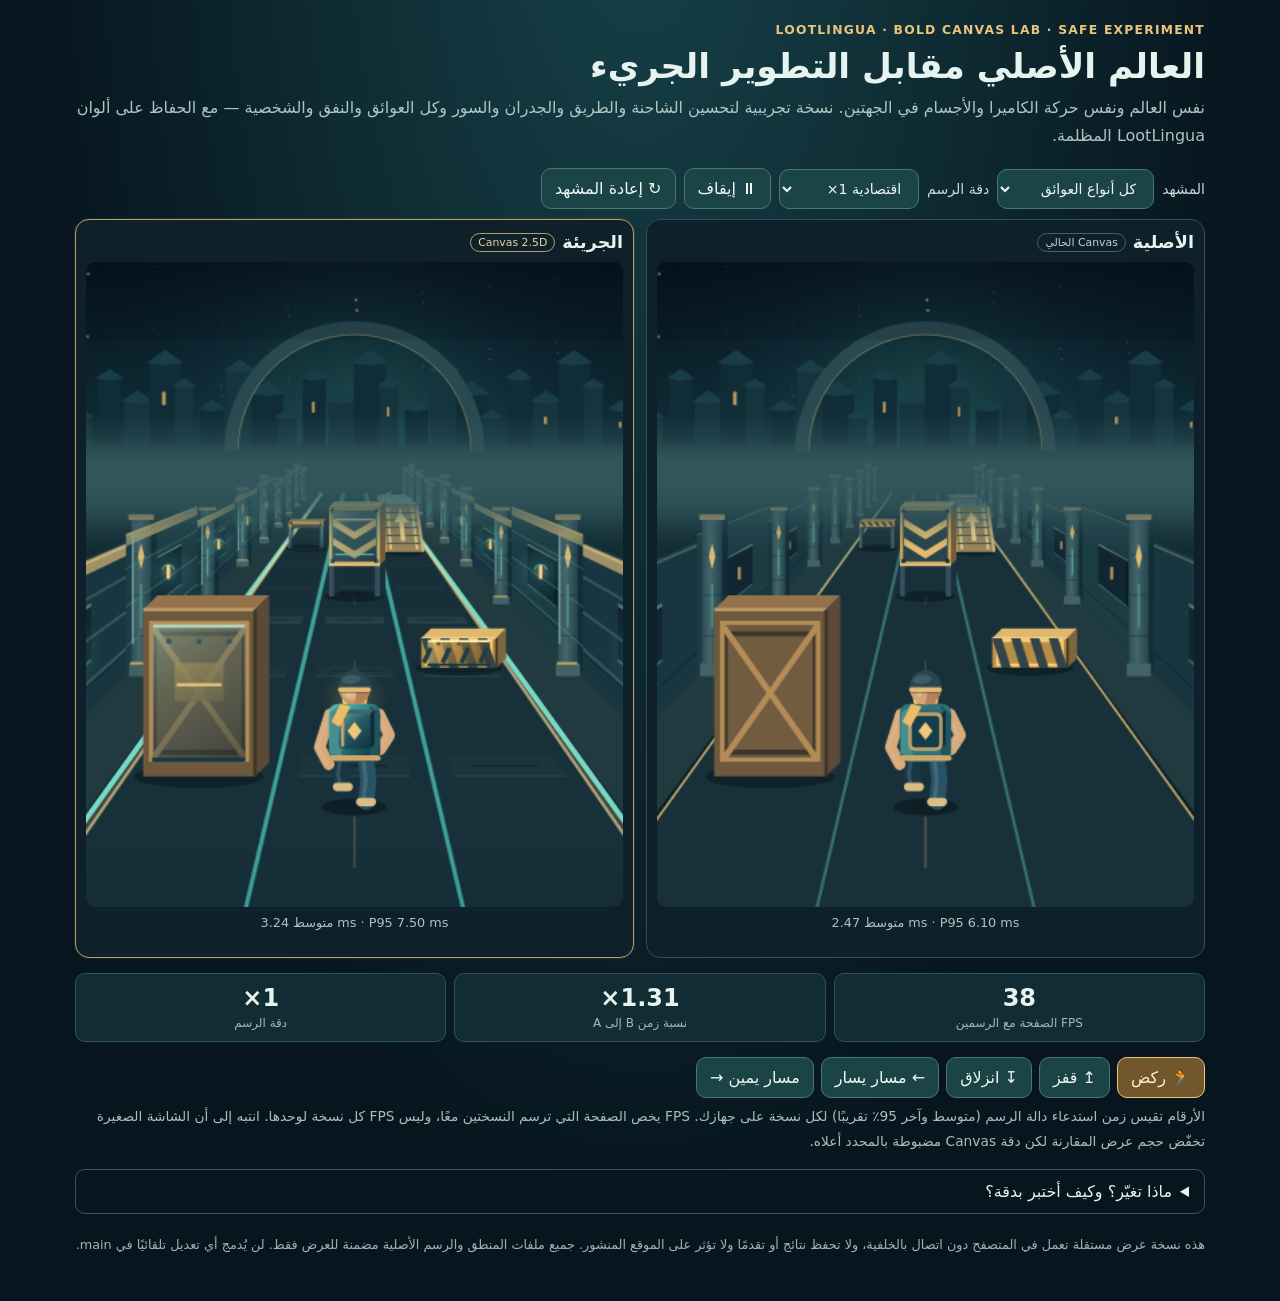
<file: experiments/runner-world-bold-comparison.html>
<!DOCTYPE html><html lang="ar" dir="rtl"><head><meta charset="utf-8">
<meta name="viewport" content="width=device-width, initial-scale=1">
<meta name="color-scheme" content="dark">
<title>LootLingua | اختبار بيئة 2.5D الجريء</title>
<style>
:root{font-family:system-ui,-apple-system,"Segoe UI",Tahoma,sans-serif;color-scheme:dark;background:#07151e;color:#e7f3ee}
*{box-sizing:border-box}
body{margin:0;min-height:100vh;background:radial-gradient(ellipse at 50% -15%,#17434a,#07151e 68%)}
main{max-width:1160px;margin:auto;padding:23px 15px 45px}
header{margin-bottom:18px}h1{font-size:clamp(1.5rem,4vw,2.15rem);margin:.25em 0 .25em}
h2{font-size:clamp(.9rem,2.2vw,1.1rem);margin:2px 0 10px;display:flex;gap:7px;align-items:center;flex-wrap:wrap}
p{color:#adc6c2;line-height:1.75;margin:.5em 0}
.kicker{letter-spacing:.1em;color:#eac47c;font-size:.77rem;font-weight:700}
.board{display:grid;grid-template-columns:repeat(2,minmax(0,1fr));gap:12px}
.panel{background:#0e2029;border:1px solid #315059;border-radius:14px;padding:10px;min-width:0}
.panel.bold{border-color:#b99c67;box-shadow:0 0 0 1px #8c74462b}
.tag{border:1px solid #416466;color:#bfd4ce;font-size:.68rem;padding:2px 7px;border-radius:99px;font-weight:400}
.bold .tag{border-color:#b99c67;color:#ebd39e}
.scene{display:block;width:100%;height:auto;aspect-ratio:5/6;border-radius:9px;background:#05131d}
.stats{direction:ltr;text-align:center;color:#a8c6bd;font-size:.8rem;margin-top:8px;min-height:2.5em;font-variant-numeric:tabular-nums}
.controls{display:flex;gap:8px;flex-wrap:wrap;margin:18px 0 10px}
button,select{font:inherit;color:#eef8f0;border:1px solid #4a7676;background:#1b4447;border-radius:10px;padding:10px 13px;cursor:pointer}
button[aria-pressed="true"],select:focus{border-color:#f0c97f;background:#73572c;color:#fff0d6}
button:focus-visible,select:focus-visible{outline:3px solid #d2b26c;outline-offset:2px}
select{min-width:140px}label{color:#c7ddda;font-size:.88rem;display:flex;align-items:center;gap:8px}
.actions{display:flex;gap:7px;flex-wrap:wrap;align-items:center}
.dashboard{display:grid;grid-template-columns:repeat(3,minmax(0,1fr));gap:8px;margin:15px 0}
.stat{background:#112c32;border:1px solid #30545a;border-radius:10px;padding:10px;text-align:center}
.stat strong{display:block;font-size:clamp(.96rem,3vw,1.5rem);font-variant-numeric:tabular-nums}
.stat span{color:#9ebcb5;font-size:.75rem}
.note{font-size:.86rem;color:#a5c1ba}details{border:1px solid #34575d;border-radius:10px;padding:12px 15px;margin-top:16px}summary{cursor:pointer}
footer{color:#9db6b0;font-size:.8rem;line-height:1.75;margin-top:20px}
@media(max-width:510px){main{padding:12px 7px}.board{gap:6px}.panel{padding:5px;border-radius:9px}.panel h2{font-size:.84rem;padding:3px}.tag{padding:2px 4px}.controls{gap:6px}button,select{padding:9px 8px;font-size:.82rem}.stats{font-size:.68rem}.stat{padding:7px 3px}}
@media(prefers-reduced-motion:reduce){*{scroll-behavior:auto!important}}
</style></head><body><main>
<header><div class="kicker">LOOTLINGUA · BOLD CANVAS LAB · SAFE EXPERIMENT</div>
<h1>العالم الأصلي مقابل التطوير الجريء</h1>
<p>نفس العالم ونفس حركة الكاميرا والأجسام في الجهتين. نسخة تجريبية لتحسين الشاحنة والطريق والجدران والسور وكل العوائق والنفق والشخصية — مع الحفاظ على ألوان LootLingua المظلمة.</p></header>
<div class="controls">
<label for="preset">المشهد <select id="preset">
<option value="mixed">كل أنواع العوائق</option>
<option value="truck">الشاحنة والشارع</option>
<option value="tunnel">النفق والبوابات</option>
<option value="walls">السور والجدران</option>
<option value="stress">اختبار ضغط بصري</option></select></label>
<label for="quality">دقة الرسم <select id="quality"><option value="1">اقتصادية 1×</option><option value="1.5">عالية 1.5×</option></select></label>
<button id="pause" aria-pressed="false">⏸ إيقاف</button><button id="reset">↻ إعادة المشهد</button>
</div>
<section class="board" aria-label="مقارنة نسختي الرسم">
<div class="panel"><h2>الأصلية <span class="tag">Canvas الحالي</span></h2><canvas id="original" class="scene" width="400" height="480"></canvas><div id="costA" class="stats">تحضير القياس…</div></div>
<div class="panel bold"><h2>الجريئة <span class="tag">Canvas 2.5D</span></h2><canvas id="bold" class="scene" width="400" height="480"></canvas><div id="costB" class="stats">تحضير القياس…</div></div>
</section>
<div class="dashboard" aria-live="polite">
<div class="stat"><strong id="fps">—</strong><span>FPS الصفحة مع الرسمين</span></div>
<div class="stat"><strong id="ratio">—</strong><span>نسبة زمن B إلى A</span></div>
<div class="stat"><strong id="qualityValue">1×</strong><span>دقة الرسم</span></div>
</div>
<div class="actions"><button id="run" aria-pressed="true">🏃 ركض</button><button id="jump" aria-pressed="false">↥ قفز</button><button id="slide" aria-pressed="false">↧ انزلاق</button><button id="left">← مسار يسار</button><button id="right">مسار يمين →</button></div>
<p class="note">الأرقام تقيس زمن استدعاء دالة الرسم (متوسط وآخر 95٪ تقريبًا) لكل نسخة على جهازك. FPS يخص الصفحة التي ترسم النسختين معًا، وليس FPS كل نسخة لوحدها. انتبه إلى أن الشاشة الصغيرة تخفّض حجم عرض المقارنة لكن دقة Canvas مضبوطة بالمحدد أعلاه.</p>
<details><summary>ماذا تغيّر؟ وكيف أختبر بدقة؟</summary>
<p>أضفت طبقات منظور للأرضية، فواصل مضاءة في المسارات، واجهات متعددة للحوائط وحواف الأعمدة، إضاءات وجيوب معمارية، شرائح وتفاصيل معدنية للشاحنة، لمسات جريئة على عوائق low وwall وoverhead وduckwall، وإضاءة حلقات وجوانب النفق والبوابات، مع تحسين تفاصيل الشخصية. لم يتم تغيير التصادم أو أسئلة الكلمات أو بيانات اللاعبين.</p>
<p>للمقارنة: اختر المشهد نفسه في الجهتين، انتظر حتى تستقر القراءات، ثم جرّب الدقة 1× و1.5× واختبار الضغط على الهاتف. قارن زمن B وA وعدد الإطارات. قد تختلف النتيجة من جهاز لآخر، وحتى لو تفوّقت هنا يلزم اختبار اللعبة الحقيقية قبل الدمج.</p>
</details>
<footer>هذه نسخة عرض مستقلة تعمل في المتصفح دون اتصال بالخلفية، ولا تحفظ نتائج أو تقدمًا ولا تؤثر على الموقع المنشور. جميع ملفات المنطق والرسم الأصلية مضمنة للعرض فقط. لن يُدمج أي تعديل تلقائيًا في main.</footer>
</main>
<script>
(function(root) {
  'use strict';
  const LANES = 3, MAX_HEARTS = 3, MAX_ENTITIES = 48, MAX_EVENTS = 16;
  const FAR = 112, SPAWN_Z = 96, GATE_SPAWN_Z = 64, BASE_SPEED = 14, MAX_SPEED = 32;
  const NEAR = -15, VEHICLE_HEIGHT = 1.05, VEHICLE_RAMP = 6, VEHICLE_EXIT = 3;
  const TUNNEL_LENGTH = 42, LONG_TUNNEL_MIN = 240, MIN_ROW_MS = 780;
  const IMPACT_FREEZE_MS = 260, RECOVERY_START_MS = 140;
  const GATE_BLOCKER_OFFSET = 6, GATE_COMMIT_Z = 2.5;
  // Templates describe relationships, then lanes are shuffled. A truck can
  // accompany any normal hazard, not just another truck.
  const FORMATIONS = [
    ['train', 'wall', null], ['train', 'low', null], ['train', 'overhead', null],
    ['train', 'wall', 'wall'], ['train', 'low', 'wall'], ['train', 'overhead', 'wall'],
    ['train', 'low', 'overhead'], ['train', 'train', null], ['train', 'train', 'low'],
    ['train', 'train', 'overhead'], ['train', 'train', 'wall'], ['train', 'train', 'train'],
    ['train', 'duckwall', null], ['train', 'duckwall', 'low'], ['train', 'train', 'duckwall'],
    ['duckwall', 'wall', 'low'], ['duckwall', 'overhead', 'train'],
  ];
  const JUMP_MS = 640, SLIDE_MS = 480, ACTION_RECOVERY_MS = 70, INPUT_BUFFER_MS = 140, INVULNERABLE_MS = 1100;
  const clamp = (value, low, high) => Math.max(low, Math.min(high, value));
  const clean = value => String(value ?? '').trim().replace(/\s+/g, ' ');

  function normalizeWords(words) {
    const seen = new Set();
    return (Array.isArray(words) ? words : []).map(item => ({
      word: clean(item?.word || item?.term),
      meaning: clean(item?.translation || item?.meaning || item?.ar || item?.definition),
    })).filter(item => {
      const key = item.word + '\u0000' + item.meaning;
      if (!item.word || !item.meaning || seen.has(key)) return false;
      seen.add(key); return true;
    });
  }
  function random(state) { return clamp(Number(state._random()) || 0, 0, 1 - Number.EPSILON); }
  function choose(state, values) { return values[Math.floor(random(state) * values.length)]; }
  function emit(state, event) {
    if (state.events.length < MAX_EVENTS) state.events.push(event);
  }
  function createState(words, options = {}) {
    const normalized = normalizeWords(words);
    const rng = typeof options.random === 'function' ? options.random : Math.random;
    return {
      words: normalized, lane: 1, hearts: MAX_HEARTS, coins: 0,
      distance: 0, speed: BASE_SPEED, elapsed: 0, running: true, paused: false, over: false,
      action: 'run', actionStartedAt: 0, actionUntil: 0, invulnerableUntil: 0,
      autoRecovery: options.autoRecovery !== false, impact: null, _sideBumpUntil: 0,
      entities: [], gate: null, feedback: null, events: [],
      _random: rng, _gateLanes: [], _lastGateLane: -1, _queuedAction: null, _formationBag: [], _tunnelLengths: [],
      _pool: Array.from({ length: MAX_ENTITIES }, () => ({})), _nextId: 1,
      _nextRowAt: 400, _nextGateAt: 30000 + Math.floor(clamp(Number(rng()) || 0, 0, 1) * 12000), _row: 0, _escapeLane: 1, _safeUntil: 0,
      _canGate: new Set(normalized.map(item => item.meaning)).size >= LANES,
    };
  }
  function usable(state) { return state.running && !state.paused && !state.over; }
  function getAction(state, at = state.elapsed) {
    return state.action !== 'run' && at >= state.actionStartedAt && at < state.actionUntil ? state.action : 'run';
  }
  function move(state, lane) {
    const value = Number(lane);
    if (!usable(state) || !Number.isFinite(value) || gateEntryLocked(state) || state.impact && state.elapsed < state.impact.freezeUntil) return false;
    const next = clamp(Math.round(value), 0, LANES - 1);
    if (next === state.lane) return false;
    if (!lanePathOpen(state, next)) {
      if (state.elapsed >= state._sideBumpUntil) {
        state.impact = { kind: 'side', direction: Math.sign(next - state.lane), startedAt: state.elapsed, freezeUntil: state.elapsed + 90, endAt: state.elapsed + 320, applied: true };
        state._sideBumpUntil = state.elapsed + 420;
        state._nextRowAt += 90; state._nextGateAt += 90;
        emit(state, { type: 'side-bump' });
      }
      return false;
    }
    state.lane = next; return true;
  }
  function startAction(state, action, duration) {
    if (!usable(state) || gateEntryLocked(state) || state.impact && state.elapsed < state.impact.freezeUntil) return false;
    const current = getAction(state);
    // Jump cancels a crouch; airborne input never resets the jump arc.
    if (current !== 'run' && !(current === 'slide' && action === 'jump')) {
      if (state.actionUntil - state.elapsed > INPUT_BUFFER_MS || state._queuedAction) return false;
      state._queuedAction = action; return true;
    }
    if (current === 'run' && state.elapsed < state.actionUntil + ACTION_RECOVERY_MS && state.actionUntil > 0) {
      if (state._queuedAction) return false;
      state._queuedAction = action; return true;
    }
    state._queuedAction = null;
    state.action = action; state.actionStartedAt = state.elapsed; state.actionUntil = state.elapsed + duration;
    return true;
  }
  function jump(state) { return startAction(state, 'jump', JUMP_MS); }
  function slide(state) { return startAction(state, 'slide', SLIDE_MS); }
  function vehicleSurface(entity, z = entity.z) {
    const position = -z, length = Number(entity.length) || 20;
    if (position < 0 || position > length + VEHICLE_EXIT) return 0;
    return VEHICLE_HEIGHT * Math.max(0, Math.min(1, position / VEHICLE_RAMP, (length + VEHICLE_EXIT - position) / VEHICLE_EXIT));
  }
  function lanePathOpen(state, lane) {
    const direction = Math.sign(lane - state.lane);
    if (!direction) return true;
    // Provenance comes from an actual vehicle surface underneath the
    // current lane, never from jump height above the street.
    let support = state.entities.reduce((floor, item) => item.obstacleType === 'train' && item.lane === state.lane ? Math.max(floor, vehicleSurface(item)) : floor, 0);
    const pose = getPose(state);
    for (let step = state.lane + direction; direction > 0 ? step <= lane : step >= lane; step += direction) {
      const trucks = state.entities.filter(item => item.obstacleType === 'train' && item.lane === step && sideOccupied(item, item.z));
      const targetSupport = trucks.reduce((floor, item) => Math.max(floor, vehicleSurface(item)), 0);
      if (trucks.length && (!support || !targetSupport || targetSupport > support + .08)) return false;
      support = targetSupport;
      if (state.entities.some(entity => entity.kind === 'obstacle' && entity.obstacleType !== 'train' && entity.lane === step && sideOccupied(entity, entity.z) && !clearsObstacle(entity.obstacleType, pose))) return false;
    }
    return true;
  }
  function sideOccupied(entity, z) {
    // Keep the body and a small shoulder clearance solid after the crossing.
    // Resolved means scored, not that the physical obstacle has disappeared.
    return entity.obstacleType === 'train' ? z <= 0 && z + entity.length + VEHICLE_EXIT > 0 : z <= .7 && z >= -3.2;
  }
  function clearsObstacle(type, pose) {
    return type === 'train' || type === 'duckwall' && pose.action === 'slide' && pose.top <= .55 ||
      type === 'low' && pose.feet >= .37 || type === 'overhead' && (pose.top <= .6 || pose.feet >= .88) || type === 'wall' && pose.feet >= 1.4;
  }
  function chooseRecovery(state, collided) {
    const speed = Math.max(BASE_SPEED, state.speed), freezeEnd = state.elapsed + IMPACT_FREEZE_MS;
    const actions = collided.obstacleType === 'overhead' || collided.obstacleType === 'duckwall' ? ['slide', 'jump', 'run'] : ['jump', 'run', 'slide'];
    let best = null;
    for (let lane = 0; lane < LANES; lane++) {
      if (!lanePathOpen(state, lane)) continue;
      for (const action of actions) {
        const duration = action === 'jump' ? JUMP_MS : action === 'slide' ? SLIDE_MS : 0;
        const simulated = { ...state, lane, elapsed: freezeEnd, action, actionStartedAt: state.elapsed + RECOVERY_START_MS, actionUntil: state.elapsed + RECOVERY_START_MS + duration };
        let safe = true, risk = 0;
        for (const entity of state.entities) {
          if (entity.kind !== 'obstacle' || entity.lane !== lane || entity.z < -1 || entity.z > speed * .9) continue;
          const at = freezeEnd + Math.max(0, entity.z) / speed * 1000;
          if (!clearsObstacle(entity.obstacleType, getPose(simulated, at))) {
            if (entity === collided || entity.obstacleType === 'wall' || entity.z <= speed * .5) { safe = false; break; }
            risk += 4;
          }
        }
        const cost = Math.abs(lane - state.lane) * 2 + (action === 'run' ? 0 : 1) + risk;
        if (safe && (!best || cost < best.cost)) best = { lane, action, cost };
      }
    }
    return best;
  }
  // Shared by collision and drawing: heights are measured in standing bodies.
  function getPose(state, at = state.elapsed) {
    const action = getAction(state, at);
    const fraction = clamp((at - state.actionStartedAt) / Math.max(1, state.actionUntil - state.actionStartedAt), 0, 1);
    let floor = 0;
    for (const entity of state.entities) {
      if (entity.obstacleType !== 'train' || entity.lane !== state.lane) continue;
      const z = entity.z + state.speed * (state.elapsed - at) / 1000;
      floor = Math.max(floor, vehicleSurface(entity, z));
    }
    const lift = action === 'jump' ? Math.sin(fraction * Math.PI) * 1.12 : 0;
    return { action, feet: floor + lift, top: floor + lift + (action === 'slide' ? .43 : 1), floor, lift };
  }
  function allocate(state, data) {
    const entity = state._pool.pop();
    if (!entity) return null;
    for (const key of Object.keys(entity)) delete entity[key];
    Object.assign(entity, { id: state._nextId++, active: true, resolved: false, bornAt: state.elapsed }, data);
    state.entities.push(entity); return entity;
  }
  function retire(state, index) {
    const [entity] = state.entities.splice(index, 1);
    entity.active = false;
    if (state.gate === entity) state.gate = null;
    state._pool.push(entity);
  }
  function createWordGate(state) {
    const meanings = new Set(state.words.map(item => item.meaning));
    if (meanings.size < LANES) return null;
    const prompt = choose(state, state.words);
    const alternatives = [...meanings].filter(meaning => meaning !== prompt.meaning);
    const first = choose(state, alternatives);
    const second = choose(state, alternatives.filter(meaning => meaning !== first));
    if (!state._gateLanes.length) {
      state._gateLanes = [0, 1, 2];
      for (let index = 2; index > 0; index--) {
        const other = Math.floor(random(state) * (index + 1));
        [state._gateLanes[index], state._gateLanes[other]] = [state._gateLanes[other], state._gateLanes[index]];
      }
      if (state._gateLanes[0] === state._lastGateLane) [state._gateLanes[0], state._gateLanes[1]] = [state._gateLanes[1], state._gateLanes[0]];
    }
    const correctLane = state._gateLanes.shift();
    state._lastGateLane = correctLane;
    const options = [first, second];
    for (let index = options.length - 1; index > 0; index--) {
      const other = Math.floor(random(state) * (index + 1));
      [options[index], options[other]] = [options[other], options[index]];
    }
    options.splice(correctLane, 0, prompt.meaning);
    if (!state._tunnelLengths.length) {
      state._tunnelLengths = [TUNNEL_LENGTH, 64, 256, 320, 384, 448];
      for (let i = state._tunnelLengths.length - 1; i > 0; i--) {
        const other = Math.floor(random(state) * (i + 1));
        [state._tunnelLengths[i], state._tunnelLengths[other]] = [state._tunnelLengths[other], state._tunnelLengths[i]];
      }
    }
    const length = state._tunnelLengths.pop();
    return { kind: 'gate', lane: 1, z: GATE_SPAWN_Z, length, word: prompt.word,
      options, correctLane: options.indexOf(prompt.meaning), correctMeaning: prompt.meaning };
  }
  function hasGateWords(state) { return state._canGate; }
  function prepareGateBarriers(state, gate) {
    if (gate.barriersCreated) return;
    // Reserve both wrong routes together; allocation never grows the pool.
    for (let i = state.entities.length - 1; state._pool.length < 2 && i >= 0; i--) {
      if (state.entities[i].kind === 'coin' && state.entities[i].z > 0) retire(state, i);
    }
    if (state._pool.length < 2) return;
    for (let lane = 0; lane < LANES; lane++) if (lane !== gate.correctLane) {
      allocate(state, { kind: 'obstacle', obstacleType: 'wall', lane, z: gate.z + GATE_BLOCKER_OFFSET,
        length: 0, gateBarrier: true, gateId: gate.id });
    }
    gate.barriersCreated = true;
  }
  function gateEntryLocked(state) {
    const gate = state.gate;
    if (!gate || gate.entryReleased || gate.z > GATE_COMMIT_Z) return false;
    if (gate.entryLane == null) { gate.entryLane = state.lane; state._queuedAction = null; }
    return true;
  }
  function maybeGate(state) {
    if (state.elapsed < state._nextGateAt || state.gate || !hasGateWords(state)) return;
    const data = createWordGate(state);
    const gate = data && allocate(state, data);
    if (!gate) return;
    // The scheduler drains obstacle rows before a reading gate. This guard also
    // protects restored/debug states from placing an obstacle in the read zone.
    for (let index = state.entities.length - 1; index >= 0; index--) {
      const entity = state.entities[index];
      if (entity.kind === 'obstacle' && entity.z > 0) retire(state, index);
    }
    state.gate = gate;
    prepareGateBarriers(state, gate);
    if (gate.length >= LONG_TUNNEL_MIN) {
      state._escapeLane = gate.correctLane;
      spawnRow(state, gate.z + 48);
      spawnRow(state, gate.z + 80);
    }
    state._nextGateAt = state.elapsed + 30000 + random(state) * 18000;
    emit(state, { type: 'gate-approach', id: gate.id, word: gate.word });
  }
  function spawnRow(state, seededZ = null) {
    const seeded = Number.isFinite(seededZ);
    if (!seeded && (state.elapsed < state._nextRowAt || state.elapsed < state._safeUntil)) return;
    const reading = state.gate && !state.gate.resolved && !seeded;
    const clearance = SPAWN_Z / state.speed * 1000 + 350;
    // Do not queue hidden hazards behind the reading veil: returning to full
    // speed would compress their spacing and reveal them too close together.
    const spawnZ = seeded ? seededZ : SPAWN_Z;
    const passage = state.gate, insideTunnel = passage && spawnZ >= passage.z && spawnZ <= passage.z + passage.length;
    const tunnelSafe = !insideTunnel || passage.length >= LONG_TUNNEL_MIN && spawnZ - passage.z >= 40;
    const draining = reading || !tunnelSafe || !seeded && hasGateWords(state) && state._nextGateAt - state.elapsed < clearance;
    const escapeOptions = [0, 1, 2].filter(lane => Math.abs(lane - state._escapeLane) <= 1 && (lane === state._escapeLane || !state.entities.some(item => item.kind === 'obstacle' && item.lane === lane && sideOccupied(item, item.z - spawnZ))));
    const escape = choose(state, escapeOptions);
    const blocked = [0, 1, 2].filter(lane => lane !== escape);
    if (random(state) > .5) blocked.reverse();
    const difficulty = clamp((state.distance - 180) / 1600, 0, 1);
    const fullRow = state.distance > 240 && random(state) < .15 + difficulty * .5;
    const obstacleCount = fullRow ? 3 : state.distance > 120 && random(state) < .6 + difficulty * .35 ? 2 : 1;
    if (fullRow) blocked.push(escape);
    if (state._pool.length < 12) return;
    const row = ++state._row;
    let layout = [null, null, null], route = escape;
    const occupiedByTruck = lane => state.entities.some(item => item.obstacleType === 'train' && item.lane === lane && item.z > -(item.length + VEHICLE_EXIT));
    if (!draining && state.distance > 160 && random(state) < .28 + difficulty * .12 && !state.entities.some(item => item.obstacleType === 'train' && item.z > -(item.length + VEHICLE_EXIT))) {
      if (!state._formationBag.length) {
        state._formationBag = FORMATIONS.map((_, index) => index).filter(index => state.distance > 500 || index < 8);
        for (let i = state._formationBag.length - 1; i > 0; i--) {
          const other = Math.floor(random(state) * (i + 1));
          [state._formationBag[i], state._formationBag[other]] = [state._formationBag[other], state._formationBag[i]];
        }
      }
      layout = FORMATIONS[state._formationBag.pop()].slice();
      for (let i = 2; i > 0; i--) {
        const other = Math.floor(random(state) * (i + 1));
        [layout[i], layout[other]] = [layout[other], layout[i]];
      }
      if (layout[route] === 'wall') {
        const passable = layout.findIndex(type => type !== 'wall');
        [layout[route], layout[passable]] = [layout[passable], layout[route]];
      }
    } else if (!draining) {
      for (let index = 0; index < obstacleCount; index++) {
        const lane = blocked[index];
        layout[lane] = lane === escape ? choose(state, ['low', 'overhead', 'duckwall']) : choose(state, ['low', 'overhead', 'wall', 'duckwall']);
      }
    }
    for (let lane = 0; lane < LANES; lane++) {
      const type = layout[lane];
      if (!type || occupiedByTruck(lane)) continue;
      const z = spawnZ + (type === 'train' && random(state) < .5 ? lane * 4 : 0);
      allocate(state, { kind: 'obstacle', obstacleType: type, length: type === 'train' ? 20 : 0, lane, z, row, safeRoute: lane === route, routeLane: route, tunnelId: insideTunnel ? passage.id : null });
      if (type === 'train') for (const offset of [10, 15]) allocate(state, { kind: 'coin', lane, z: z + offset, height: VEHICLE_HEIGHT + .44, row });
      if (['low', 'overhead', 'duckwall'].includes(type) && random(state) < .65) {
        for (const offset of [0, 2]) allocate(state, { kind: 'coin', lane, z: spawnZ + offset,
          height: type === 'low' ? 1.5 : .22, requires: type === 'low' ? 'jump' : 'slide', row });
      }
    }
    if ((!layout[route] || draining) && !occupiedByTruck(route)) {
      allocate(state, { kind: 'coin', lane: escape, z: spawnZ + 3, row });
      allocate(state, { kind: 'coin', lane: escape, z: spawnZ + 6, row });
    }
    if (!draining) state._escapeLane = escape;
    if (!seeded) state._nextRowAt = state.elapsed + Math.max(MIN_ROW_MS, 1150 - difficulty * 370) + random(state) * 160;
  }
  function damage(state, at, cause, obstacle) {
    if ((!obstacle?.gateBarrier && at < state.invulnerableUntil) || state.over) return false;
    state.hearts = Math.max(0, state.hearts - 1);
    state.invulnerableUntil = at + INVULNERABLE_MS;
    emit(state, { type: 'hit', cause, hearts: state.hearts });
    if (obstacle && state.hearts) {
      // Recoil the whole scene together, keeping row geometry and tunnel depth intact.
      const recoil = Math.max(0, 3 - obstacle.z);
      for (const item of state.entities) item.z += recoil;
      state.distance = Math.max(0, state.distance - recoil);
      state.action = 'run'; state.actionUntil = 0; state._queuedAction = null;
      const plan = state.autoRecovery ? chooseRecovery(state, obstacle) : null;
      state.impact = { kind: 'hit', startedAt: state.elapsed, recoverAt: state.elapsed + RECOVERY_START_MS,
        freezeUntil: state.elapsed + IMPACT_FREEZE_MS, endAt: state.elapsed + 650, plan, applied: false };
      state._nextRowAt += IMPACT_FREEZE_MS; state._nextGateAt += IMPACT_FREEZE_MS;
      state.invulnerableUntil += IMPACT_FREEZE_MS;
    }
    if (!state.hearts) { state.over = true; state.running = false; emit(state, { type: 'over' }); }
    return true;
  }
  function cross(state, entity, at) {
    entity.resolved = true;
    if (entity.kind === 'gate') {
      prepareGateBarriers(state, entity);
      const correct = state.lane === entity.correctLane;
      state.feedback = { correct, correctMeaning: entity.correctMeaning, chosenLane: state.lane, until: state.elapsed + 1200 };
      state._safeUntil = state.elapsed + 1200;
      emit(state, { type: 'gate', correct, word: entity.word, correctMeaning: entity.correctMeaning, chosenLane: state.lane });
    } else if (entity.lane === state.lane && entity.kind === 'coin') {
      const pose = getPose(state, at), height = entity.height ?? .44;
      const reachable = !entity.requires || entity.requires === 'jump' && pose.feet >= .37 || entity.requires === 'slide' && pose.top <= .6;
      if (reachable && pose.feet <= height + .12 && pose.top >= height - .12) {
        entity.collected = true;
        state.coins++; emit(state, { type: 'coin', id: entity.id, amount: 1, total: state.coins });
      }
    } else if (entity.lane === state.lane && entity.kind === 'obstacle') {
      const pose = getPose(state, at);
      if (entity.gateBarrier) {
        if (state.gate?.id === entity.gateId) state.gate.entryReleased = true;
        damage(state, at, 'wall', entity);
      } else if (!clearsObstacle(entity.obstacleType, pose)) damage(state, at, entity.obstacleType, entity);
    }
  }
  function update(state, dtMs) {
    state.events.length = 0;
    const dt = clamp(Number(dtMs) || 0, 0, 50);
    if (!usable(state) || !dt) return state;
    const before = state.elapsed;
    state.elapsed += dt;
    if (state.feedback && state.elapsed >= state.feedback.until) state.feedback = null;
    const impact = state.impact;
    if (impact) {
      if (!impact.applied && state.elapsed >= impact.recoverAt) {
        impact.applied = true;
        if (impact.plan && state.autoRecovery) {
          state.lane = impact.plan.lane;
          state.action = impact.plan.action; state.actionStartedAt = impact.recoverAt;
          state.actionUntil = impact.recoverAt + (state.action === 'jump' ? JUMP_MS : state.action === 'slide' ? SLIDE_MS : 0);
          emit(state, { type: 'recovery', action: state.action, lane: state.lane });
        }
      }
      if (state.elapsed <= impact.freezeUntil) return state;
      if (state.elapsed >= impact.endAt) state.impact = null;
    }
    maybeGate(state);
    const desired = Math.min(MAX_SPEED, BASE_SPEED + state.distance / 70);
    state.speed = state.gate && !state.gate.resolved ? 12 : desired;
    const movingDt = impact ? Math.min(dt, Math.max(0, state.elapsed - impact.freezeUntil)) : dt;
    const travelled = state.speed * movingDt / 1000;
    state.distance += travelled;
    for (const entity of state.entities) entity.z -= travelled;
    const passage = state.gate;
    if (passage && !passage.entryReleased) {
      gateEntryLocked(state);
      if (passage.resolved && passage.z < -GATE_BLOCKER_OFFSET - 3.2) passage.entryReleased = true;
    }
    for (const entity of state.entities) {
      const oldZ = entity.z + travelled;
      if (!entity.resolved && oldZ > 0 && entity.z <= 0) cross(state, entity, before + dt * oldZ / travelled);
      if (state.over || state.impact && state.elapsed <= state.impact.freezeUntil) break;
    }
    for (let index = state.entities.length - 1; index >= 0; index--) {
      const entity = state.entities[index], span = (entity.length || 0) + (entity.obstacleType === 'train' ? VEHICLE_EXIT : 0);
      if (entity.z + span < NEAR - 1) retire(state, index);
    }
    if (getAction(state) === 'run') state.action = 'run';
    if (state._queuedAction && getAction(state) === 'run' && state.elapsed >= state.actionUntil + ACTION_RECOVERY_MS) {
      const action = state._queuedAction;
      startAction(state, action, action === 'jump' ? JUMP_MS : SLIDE_MS);
    }
    if (!state.over) spawnRow(state);
    return state;
  }
  root.LootLinguaRunnerEngine = Object.freeze({ createState, update, move, jump, slide, getAction, getPose, vehicleSurface, normalizeWords, createWordGate,
    constants: Object.freeze({ LANES, MAX_HEARTS, MAX_ENTITIES, MAX_EVENTS, FAR, NEAR, VEHICLE_HEIGHT, VEHICLE_RAMP, VEHICLE_EXIT, TUNNEL_LENGTH, LONG_TUNNEL_MIN, MIN_ROW_MS, SPAWN_Z, GATE_BLOCKER_OFFSET, BASE_SPEED, MAX_SPEED, JUMP_MS, SLIDE_MS, INVULNERABLE_MS }),
  });
})(window);

</script>
<script>
/* LootLingua Runner: visual projection only. No DOM reads, rewards or physics. */
(function(root) {
  'use strict';
  const FAR = 112;
  const clamp = (value, low, high) => Math.max(low, Math.min(high, value));
  const laneColors = ['#53e5d2', '#f6c56a', '#82a8ff'];
  const palette = Object.freeze({ sky: '#071722', dark: '#061019', stone: '#24414b', edge: '#4d7272', gold: '#efc578', teal: '#5be6d1' });

  function createRenderer(canvas, options = {}) {
    const { NEAR, VEHICLE_HEIGHT, VEHICLE_RAMP, VEHICLE_EXIT } = root.LootLinguaRunnerEngine.constants;
    const context = canvas?.getContext?.('2d', { alpha: false });
    if (!context) throw new Error('Runner needs a 2D canvas.');
    const document = canvas.ownerDocument || root.document;
    const background = document.createElement('canvas');
    const back = background.getContext('2d', { alpha: false });
    let width = 1, height = 1, dpr = 1, laneWidth = 1, horizon = 1, ground = 1, actorHeight = 1;
    let destroyed = false, visualLane = 1, lastElapsed = null, activeTime = 0, horizonFog;
    const ordered = [], vehicles = [];
    const metrics = { drawn: 0, culled: 0, dpr: 1 };
    function paintDepth(entity) {
      if (entity.kind === 'coin' && (entity.height ?? .44) >= VEHICLE_HEIGHT) {
        for (const truck of vehicles) if (truck.lane === entity.lane && entity.z >= truck.z + VEHICLE_RAMP && entity.z <= truck.z + truck.length) return truck.z - .001;
      }
      return entity.z;
    }
    const byDepth = (a, b) => paintDepth(b) - paintDepth(a) || b.z - a.z || (a.id || 0) - (b.id || 0);

    function rounded(ctx, x, y, w, h, radius) {
      const r = Math.min(radius, w / 2, h / 2);
      ctx.beginPath(); ctx.moveTo(x + r, y); ctx.lineTo(x + w - r, y);
      ctx.quadraticCurveTo(x + w, y, x + w, y + r); ctx.lineTo(x + w, y + h - r);
      ctx.quadraticCurveTo(x + w, y + h, x + w - r, y + h); ctx.lineTo(x + r, y + h);
      ctx.quadraticCurveTo(x, y + h, x, y + h - r); ctx.lineTo(x, y + r);
      ctx.quadraticCurveTo(x, y, x + r, y); ctx.closePath();
    }
    function quad(ctx, ax, ay, bx, by, cx, cy, dx, dy, color) {
      ctx.fillStyle = color; ctx.beginPath(); ctx.moveTo(ax, ay); ctx.lineTo(bx, by);
      ctx.lineTo(cx, cy); ctx.lineTo(dx, dy); ctx.closePath(); ctx.fill();
    }
    function line(ctx, ax, ay, bx, by, color, size = 1) {
      ctx.strokeStyle = color; ctx.lineWidth = size; ctx.beginPath(); ctx.moveTo(ax, ay); ctx.lineTo(bx, by); ctx.stroke();
    }
    function clipWorld(vertices, closed) {
      const result = [];
      for (let i = 0; i < vertices.length; i++) {
        const a = vertices[i], b = vertices[(i + 1) % vertices.length];
        if (a[1] >= NEAR) result.push(a);
        if ((!closed && i === vertices.length - 1) || (a[1] >= NEAR) === (b[1] >= NEAR)) continue;
        const t = (NEAR - a[1]) / (b[1] - a[1]);
        result.push([a[0] + (b[0] - a[0]) * t, NEAR, a[2] + (b[2] - a[2]) * t]);
      }
      return result;
    }
    function mesh(vertices, color, stroke = 0) {
      const clipped = clipWorld(vertices, !stroke);
      if (clipped.length < (stroke ? 2 : 3)) return;
      context.beginPath();
      clipped.forEach((v, i) => {
        const p = project(v[0], v[1]), y = p.y - actorHeight * v[2] * p.scale;
        if (i) context.lineTo(p.x, y); else context.moveTo(p.x, y);
      });
      if (stroke) { context.strokeStyle = color; context.lineWidth = stroke; context.stroke(); }
      else { context.closePath(); context.fillStyle = color; context.fill(); }
    }
    function project(lane, z) {
      const depth = Number(z) || 0, scale = 17 / Math.max(2, 17 + depth);
      return { x: width / 2 + ((Number(lane) || 0) - 1) * laneWidth * scale,
        y: horizon + (ground - horizon) * scale, scale, laneWidth: laneWidth * scale,
        visible: depth >= NEAR && depth <= FAR,
        gateTop: horizon + (ground - horizon) * scale - actorHeight * 1.48 * scale,
        labelY: horizon + (ground - horizon) * scale - actorHeight * 1.16 * scale };
    }
    function cacheBackground() {
      back.setTransform(dpr, 0, 0, dpr, 0, 0);
      const sky = back.createLinearGradient(0, 0, 0, height);
      sky.addColorStop(0, '#06121f'); sky.addColorStop(.38, '#12373e'); sky.addColorStop(1, '#0a1c25');
      back.fillStyle = sky; back.fillRect(0, 0, width, height);
      const glow = back.createRadialGradient(width * .5, horizon * .86, 1, width * .5, horizon, width * .62);
      glow.addColorStop(0, 'rgba(94,230,199,.19)'); glow.addColorStop(.55, 'rgba(43,103,112,.07)'); glow.addColorStop(1, 'rgba(8,23,35,0)');
      back.fillStyle = glow; back.fillRect(0, 0, width, height);
      for (let index = 0; index < 24; index++) {
        const x = (index * 137.51 % 100) / 100 * width, y = (index * 31.73 % 100) / 100 * horizon * .74;
        back.fillStyle = index % 4 ? 'rgba(187,222,218,.28)' : 'rgba(246,197,106,.55)';
        back.fillRect(x, y, index % 4 ? 1 : 2, index % 4 ? 1 : 2);
      }
      // A distant original ruin-city silhouette stays cached; nearby columns
      // below move in world space and establish the player's forward motion.
      for (let index = 0; index < 22; index++) {
        const x = index * width / 21 - width * .025;
        const w = width * (.035 + index % 4 * .008), h = height * (.045 + index * 13 % 8 * .012);
        back.fillStyle = index % 2 ? '#102c36' : '#15343d'; back.fillRect(x, horizon - h, w, h + height * .1);
        quad(back, x - 2, horizon - h, x + w / 2, horizon - h - w * .4, x + w + 2, horizon - h, x + w / 2, horizon - h + 2, '#1a3e46');
        if (index % 3 === 0) {
          back.fillStyle = '#b59558'; back.fillRect(x + w * .4, horizon - h * .65, Math.max(1, w * .12), h * .16);
        }
      }
      const floor = back.createLinearGradient(0, horizon, 0, height);
      floor.addColorStop(0, '#17333b'); floor.addColorStop(1, '#07151f');
      back.fillStyle = floor; back.fillRect(0, horizon, width, height - horizon);
      // Cached outer masonry fills wide desktop margins without adding more
      // moving entities, textures, or per-frame gradients.
      for (const side of [-1, 1]) {
        const inner = width / 2 + side * laneWidth * 2.2, outer = side < 0 ? 0 : width;
        quad(back, inner, horizon, outer, horizon * .65, outer, height, inner, height, '#112a33');
        for (let band = 0; band < 8; band++) {
          const y = horizon + band * (height - horizon) / 7;
          line(back, outer, y, inner, y, '#1e3941', 1);
        }
      }
      // The sky arch is architecture, not an option gate: no text or symbols.
      const radius = width * .23;
      back.strokeStyle = '#294950'; back.lineWidth = Math.max(8, width * .025);
      back.beginPath(); back.arc(width / 2, horizon * 1.03, radius, Math.PI, 0); back.stroke();
      back.strokeStyle = 'rgba(240,197,120,.4)'; back.lineWidth = 1;
      back.beginPath(); back.arc(width / 2, horizon * 1.03, Math.max(0, radius - Math.max(5, width * .013)), Math.PI, 0); back.stroke();
    }
    function resize(nextWidth, nextHeight) {
      if (destroyed) return;
      width = clamp(Math.round(Number(nextWidth) || 1), 1, 4096);
      height = clamp(Math.round(Number(nextHeight) || 1), 1, 4096);
      dpr = clamp(Number(root.devicePixelRatio) || 1, 1, Math.min(2, Number(options.dprCap) || 1.5));
      canvas.width = background.width = Math.round(width * dpr);
      canvas.height = background.height = Math.round(height * dpr);
      laneWidth = Math.min(width * .94, height * 1.24) / 3;
      horizon = height * .285; ground = height * .84;
      actorHeight = clamp(Math.min(height * .2, laneWidth * .85), 57, 128);
      metrics.dpr = dpr; cacheBackground();
      horizonFog = context.createLinearGradient(0, horizon - height * .05, 0, horizon + height * .16);
      horizonFog.addColorStop(0, 'rgba(53,91,96,0)'); horizonFog.addColorStop(.18, 'rgba(53,91,96,.35)');
      horizonFog.addColorStop(.34, 'rgba(53,91,96,.86)'); horizonFog.addColorStop(.53, 'rgba(53,91,96,.88)');
      horizonFog.addColorStop(.7, 'rgba(53,91,96,.68)'); horizonFog.addColorStop(.86, 'rgba(53,91,96,.22)'); horizonFog.addColorStop(1, 'rgba(53,91,96,0)');
    }
    function road(distance) {
      const nearLeft = project(-.54, -6), nearRight = project(2.54, -6);
      const farLeft = project(-.54, FAR), farRight = project(2.54, FAR);
      quad(context, farLeft.x, farLeft.y, farRight.x, farRight.y, nearRight.x, nearRight.y, nearLeft.x, nearLeft.y, '#183039');
      // Continuous lane dividers and small moving inlays, no alternating tiles
      // or phase reset that flashes the entire road at high speed.
      for (const boundary of [.5, 1.5]) {
        const front = project(boundary, -6), rear = project(boundary, FAR);
        line(context, rear.x, rear.y, front.x, front.y, 'rgba(95,207,193,.4)', Math.max(.8, front.scale * 1.5));
      }
      const offset = distance % 12;
      for (let index = 7; index >= -1; index--) {
        const z = index * 12 - offset;
        const front = project(1, z), rear = project(1, z + 2);
        line(context, rear.x, rear.y, front.x, front.y, 'rgba(239,197,120,.2)', Math.max(1, front.scale * 2));
      }
      for (const edge of [-.53, 2.53]) {
        const a = project(edge, -6), b = project(edge, FAR);
        line(context, a.x, a.y, b.x, b.y, '#c3a76a', Math.max(1, width * .004));
        const c = project(edge < 1 ? edge - .06 : edge + .06, -6), d = project(edge < 1 ? edge - .06 : edge + .06, FAR);
        line(context, c.x, c.y, d.x, d.y, '#47b7a9', Math.max(1, width * .006));
      }
    }
    function column(lane, z, index) {
      const p = project(lane, z), w = laneWidth * .18 * p.scale, h = height * (.34 + index % 3 * .025) * p.scale;
      if (p.x + w < 0 || p.x - w > width) return;
      const x = p.x - w / 2, y = p.y - h, side = w * .3;
      quad(context, x + w, y, x + w + side, y - side, x + w + side, p.y - side, x + w, p.y, '#122d37');
      const stone = context.createLinearGradient(x, 0, x + w, 0);
      stone.addColorStop(0, '#304d54'); stone.addColorStop(.4, '#43666a'); stone.addColorStop(1, '#24434b');
      context.fillStyle = stone; context.fillRect(x, y, w, h);
      context.fillStyle = '#b79c64'; context.fillRect(x - w * .15, y, w * 1.3, Math.max(2, h * .035));
      context.fillStyle = '#416266'; context.fillRect(x - w * .12, p.y - h * .08, w * 1.24, h * .08);
      for (let row = 1; row < 4; row++) line(context, x, y + h * row / 4, x + w, y + h * row / 4, '#1a3740', Math.max(.5, p.scale));
      context.fillStyle = '#dfba72'; context.beginPath(); context.moveTo(p.x, y + h * .18);
      context.lineTo(p.x + w * .17, y + h * .26); context.lineTo(p.x, y + h * .34); context.lineTo(p.x - w * .17, y + h * .26); context.fill();
      line(context, p.x, y + h * .43, p.x, y + h * .7, '#65c5b4', Math.max(.7, w * .045));
    }
    function environment(distance) {
      const offset = distance % 12;
      const segment = Math.floor(distance / 12);
      // Continuous shoulders meet the road; the buildings behind them remain
      // depth-based geometry rather than a sparse row floating over a void.
      for (const side of [-1, 1]) {
        const lane = side < 0 ? -.56 : 2.56, outer = lane + side * 3.5;
        const a = project(lane, NEAR), b = project(outer, NEAR), c = project(outer, FAR), d = project(lane, FAR);
        quad(context, a.x, a.y, b.x, b.y, c.x, c.y, d.x, d.y, '#203a40');
      }
      for (let index = 8; index >= -1; index--) {
        const z = index * 12 - offset;
        if (z + 12 < NEAR || z > FAR) continue;
        const worldIndex = segment + index;
        context.globalAlpha = clamp((FAR - z) / 10, 0, 1) * clamp((z + 12 - NEAR) / 4, 0, 1);
        for (const lane of [-.97, 2.97]) {
          const side = lane < 1 ? -1 : 1, wallLane = lane + side * .14;
          const p = project(wallLane, z), far = project(wallLane, z + 12);
          const h = height * (.29 + ((worldIndex % 3 + 3) % 3) * .025), nearTop = p.y - h * p.scale, farTop = far.y - h * far.scale;
          quad(context, p.x, p.y, far.x, far.y, far.x, farTop, p.x, nearTop, worldIndex % 2 ? '#193640' : '#1c3c44');
          line(context, p.x, nearTop, far.x, farTop, '#466567', Math.max(1, p.scale * 1.4));
          const a = project(wallLane, z + 3.5), b = project(wallLane, z + 8.5);
          const ay = a.y - h * .72 * a.scale, by = b.y - h * .72 * b.scale;
          const ab = a.y - h * .34 * a.scale, bb = b.y - h * .34 * b.scale;
          // Recessed bays follow the wall's perspective instead of floating
          // flat rectangles. Fine bevels are omitted at the horizon.
          quad(context, a.x, ay, b.x, by, b.x, bb, a.x, ab, '#102630');
          if (p.scale > .28) {
            const lip = Math.max(1, 3 * a.scale);
            quad(context, a.x, ay, b.x, by, b.x, by + lip, a.x + side * lip, ay + lip, '#587477');
            line(context, a.x, ay + lip, a.x, ab, '#091c27', Math.max(1, a.scale * 3));
            line(context, a.x, ab, b.x, bb, '#3c5c63', Math.max(1, a.scale * 2));
            line(context, p.x, p.y - h * .18 * p.scale, far.x, far.y - h * .18 * far.scale, '#102c36', Math.max(1, p.scale));
          }
          const niche = project(wallLane, z + 6), nw = laneWidth * .035 * niche.scale;
          context.fillStyle = '#a88e5a'; context.fillRect(niche.x - nw / 2, niche.y - h * .58 * niche.scale, nw, h * .11 * niche.scale);
          if (z >= NEAR) column(lane, z, (worldIndex % 3 + 3) % 3);
        }
      }
      context.globalAlpha = 1;
    }
    function shadow(x, y, w, h, alpha = .3) {
      context.fillStyle = `rgba(0,7,12,${alpha})`; context.beginPath(); context.ellipse(x, y, w, h, 0, 0, Math.PI * 2); context.fill();
    }
    function coin(entity, p, time) {
      const phase = time * .005 + (Number(entity.id) || 0), radius = laneWidth * .095 * p.scale;
      const x = p.x, y = p.y - actorHeight * (entity.height ?? .44) * p.scale + Math.sin(phase * 1.7) * radius * .12;
      shadow(x, p.y + 1, radius * 1.25, radius * .28, .23);
      const face = Math.max(.14, Math.abs(Math.cos(phase))), thickness = radius * .25 * Math.abs(Math.sin(phase));
      context.save(); context.translate(x, y);
      context.fillStyle = '#a66d26'; context.beginPath(); context.ellipse(thickness, 0, radius * face, radius, 0, 0, Math.PI * 2); context.fill();
      context.fillRect(0, -radius, thickness, radius * 2);
      context.scale(face, 1);
      const metal = context.createLinearGradient(-radius, -radius, radius, radius);
      metal.addColorStop(0, '#fff0a5'); metal.addColorStop(.45, '#f7c558'); metal.addColorStop(1, '#a96520');
      context.fillStyle = metal; context.strokeStyle = '#ffdc80'; context.lineWidth = Math.max(.5, radius * .12);
      context.beginPath(); context.arc(0, 0, radius, 0, Math.PI * 2); context.fill(); context.stroke();
      context.strokeStyle = '#9c6d2a'; context.lineWidth = Math.max(.6, radius * .07);
      context.beginPath(); context.arc(0, 0, radius * .65, 0, Math.PI * 2); context.stroke();
      context.fillStyle = '#fff0a6'; context.beginPath(); context.moveTo(0, -radius * .45); context.lineTo(radius * .3, 0); context.lineTo(0, radius * .45); context.lineTo(-radius * .3, 0); context.fill(); context.restore();
    }
    function obstacle(entity, p, foreground = false) {
      const type = entity.obstacleType || entity.type;
      const w = laneWidth * .72 * p.scale, h = actorHeight * p.scale;
      if (!foreground && (type !== 'train' || entity.z >= NEAR)) shadow(p.x, p.y, w * .58, h * .1, .36);
      if (type === 'train') {
        // Fixed world vertices; clip faces at the camera instead of sliding
        // individual roof/ramp vertices along the truck as it passes.
        const vertex = (offset, side, level = root.LootLinguaRunnerEngine.vehicleSurface(entity, -offset)) => [entity.lane + side * .38, entity.z + offset, level];
        const face = (from, to, color) => mesh([vertex(from, -1), vertex(to, -1), vertex(to, 1), vertex(from, 1)], color);
        const edge = (from, to, side, color, size = 1) => mesh([vertex(from, side), vertex(to, side)], color, size);
        const end = entity.length, cab = end - 3;
        face(end, end + VEHICLE_EXIT, '#526768');
        for (const offset of [7.5, entity.length - 3]) {
          if (entity.z + offset < NEAR) continue;
          const axle = project(entity.lane, entity.z + offset), aw = laneWidth * .76 * axle.scale;
          for (const side of [-1, 1]) {
            const x = axle.x + side * aw * .48, y = axle.y - actorHeight * .08 * axle.scale;
            context.fillStyle = '#070d12'; context.beginPath(); context.ellipse(x, y, aw * .095, actorHeight * .17 * axle.scale, 0, 0, Math.PI * 2); context.fill();
            context.fillStyle = '#7b8d91'; context.beginPath(); context.ellipse(x, y, aw * .04, actorHeight * .075 * axle.scale, 0, 0, Math.PI * 2); context.fill();
          }
        }
        for (const side of [-1, 1]) {
          mesh([vertex(VEHICLE_RAMP, side), vertex(end, side), vertex(end, side, .09), vertex(VEHICLE_RAMP, side, .09)], side < 0 ? '#325b64' : '#23444e');
          // A solid loading platform, with its sides tied to the same slope
          // that supports the runner; no independent moving stair pieces.
          mesh([vertex(0, side), vertex(VEHICLE_RAMP, side), vertex(VEHICLE_RAMP, side, .09)], side < 0 ? '#77603c' : '#57462e');
        }
        mesh([vertex(end, -1), vertex(end, 1), vertex(end, 1, .1), vertex(end, -1, .1)], '#907443');
        // Paint the far cab face before its roof, preserving solid occlusion.
        mesh([vertex(end, -.82, .92), vertex(end, .82, .92), vertex(end, .82, .59), vertex(end, -.82, .59)], '#173c49');
        mesh([vertex(end, 0, .92), vertex(end, 0, .59)], '#d5b77a', 2);
        mesh([vertex(end, -.55, .4), vertex(end, .55, .4), vertex(end, .55, .27), vertex(end, -.55, .27)], '#253c42');
        for (const side of [-1, 1]) mesh([vertex(end, side * .63, .43), vertex(end, side * .88, .43), vertex(end, side * .88, .3), vertex(end, side * .63, .3)], '#ffe4a4');
        mesh([vertex(end, -.95, .16), vertex(end, .95, .16)], '#526d75', 3);
        face(VEHICLE_RAMP, end, '#719096');
        for (const offset of [10, 15]) {
          mesh([vertex(offset, -.4), vertex(offset + .65, -.4), vertex(offset + .65, .4), vertex(offset, .4)], '#aec0ba');
        }
        for (let offset = 8; offset < entity.length - 3; offset += 2.5) {
          mesh([vertex(offset, -.92), vertex(offset, .92)], '#4b6e76', Math.max(1, project(1, entity.z + offset).scale));
          for (const side of [-1, 1]) mesh([vertex(offset, side), vertex(offset, side, .2)], '#719095', 1);
        }
        face(cab, end, '#c09d61');
        mesh([vertex(cab + .6, -.45), vertex(cab + 1.3, -.45), vertex(cab + 1.3, .45), vertex(cab + .6, .45)], '#d3b47b');
        for (const side of [-1, 1]) {
          mesh([vertex(cab + .3, side, .91), vertex(end - .25, side, .91), vertex(end - .25, side, .52), vertex(cab + .3, side, .52)], '#173c49');
          mesh([vertex(cab + .45, side, .85), vertex(end - .55, side, .85), vertex(cab + .45, side, .66)], '#427582');
          mesh([vertex(cab + .2, side, .4), vertex(end - .2, side, .4)], '#e3c589', 1);
        }
        face(0, VEHICLE_RAMP, '#9c8558');
        // Grip strips and a painted uphill arrow make the loading ramp clear.
        for (const side of [-1, 1]) mesh([vertex(.3, side * .7), vertex(5.7, side * .7)], '#dfc98c', 2);
        for (let offset = 1; offset < VEHICLE_RAMP; offset++) {
          mesh([vertex(offset, -.94), vertex(offset, .94)], '#4b5a55', Math.max(1, project(1, entity.z + offset).scale * 1.5));
        }
        mesh([vertex(1.3, -.12), vertex(3.7, -.12), vertex(3.7, -.4), vertex(5.1, 0), vertex(3.7, .4), vertex(3.7, .12), vertex(1.3, .12)], '#f3d68e');
        for (const side of [-1, 1]) {
          edge(0, VEHICLE_RAMP, side, '#d1b579', 2);
          edge(VEHICLE_RAMP, end, side, '#294b55', 2);
          for (const offset of [8, 13, 18]) {
            mesh([vertex(offset, side * .92), vertex(offset, side)], '#c8ae75', 2);
          }
        }
        return;
      }
      if (type === 'duckwall') {
        const left = p.x - w / 2, top = p.y - h * 1.65, bottom = p.y - h * .58, panelHeight = bottom - top, depth = h * .1;
        for (const post of [left, left + w * .9]) {
          context.fillStyle = '#35515b'; context.fillRect(post, top, w * .1, h * 1.65);
          quad(context, post + w * .1, top, post + w * .1 + depth, top - depth, post + w * .1 + depth, p.y - depth, post + w * .1, p.y, '#1b303a');
        }
        quad(context, left, top, left + depth, top - depth, left + w + depth, top - depth, left + w, top, '#e1bd79');
        quad(context, left + w, top, left + w + depth, top - depth, left + w + depth, bottom - depth, left + w, bottom, '#755d39');
        context.fillStyle = '#d3a65d'; context.fillRect(left, top, w, panelHeight);
        context.fillStyle = '#28434c'; context.fillRect(left + w * .06, top + panelHeight * .06, w * .88, panelHeight * .88);
        for (const level of [.2, .53]) {
          const y = top + panelHeight * level;
          quad(context, p.x, y + panelHeight * .23, left + w * .92, y, left + w * .92, y + panelHeight * .13, p.x, y + panelHeight * .36, '#e4bc70');
          quad(context, left + w * .08, y, p.x, y + panelHeight * .23, p.x, y + panelHeight * .36, left + w * .08, y + panelHeight * .13, '#e4bc70');
        }
        for (const side of [left + w * .07, left + w * .93]) for (const y of [top + panelHeight * .07, bottom - panelHeight * .07]) {
          context.fillStyle = '#182f3b'; context.beginPath(); context.arc(side, y, w * .045, 0, Math.PI * 2); context.fill();
        }
        line(context, left, bottom, left + w, bottom, '#f4d18a', Math.max(1, h * .035));
        return;
      }
      if (type === 'overhead') {
        const left = p.x - w / 2, right = p.x + w / 2, beamY = p.y - h * .72, thickness = h * .14;
        context.fillStyle = '#344c57'; context.fillRect(left, beamY, w * .08, h * .72); context.fillRect(right - w * .08, beamY, w * .08, h * .72);
        for (const post of [left, right - w * .08]) {
          quad(context, post + w * .08, beamY, post + w * .08 + h * .04, beamY - h * .06, post + w * .08 + h * .04, p.y - h * .06, post + w * .08, p.y, '#1b313d');
          line(context, post, beamY, post, p.y, '#718780', Math.max(.7, p.scale));
        }
        quad(context, left, beamY, right, beamY, right + h * .05, beamY - h * .07, left + h * .05, beamY - h * .07, '#c58a48');
        context.fillStyle = '#dbac5e'; context.fillRect(left, beamY, w, thickness);
        for (let part = 0; part < 5; part++) quad(context, left + part * w / 5, beamY, left + (part + .5) * w / 5, beamY, left + (part + 1) * w / 5, beamY + thickness, left + (part + .5) * w / 5, beamY + thickness, '#453c38');
        line(context, left, beamY + thickness, right, beamY + thickness, '#f7d38b', Math.max(.7, p.scale * 2));
        line(context, left + h * .025, beamY + thickness + h * .025, right, beamY + thickness + h * .025, '#233943', Math.max(1, p.scale * 2));
        return;
      }
      const low = type === 'low' || type === 'lowbar';
      const blockHeight = h * (low ? .37 : 1.4), x = p.x - w / 2, y = p.y - blockHeight, depth = h * .12;
      quad(context, x, y, x + depth, y - depth, x + w + depth, y - depth, x + w, y, low ? '#e0b86d' : '#94724b');
      quad(context, x + w, y, x + w + depth, y - depth, x + w + depth, p.y - depth, x + w, p.y, low ? '#7c663b' : '#5b4a37');
      context.fillStyle = low ? '#b88d48' : '#6e593e'; context.fillRect(x, y, w, blockHeight);
      line(context, x, y, x + w, y, low ? '#f4d28b' : '#c4a06a', Math.max(1, h * .025));
      line(context, x + w, y, x + w, p.y, '#3d3629', Math.max(1, h * .03));
      context.strokeStyle = low ? '#ffcf70' : '#b28d57'; context.lineWidth = Math.max(1, h * .035); context.strokeRect(x + w * .07, y + blockHeight * .08, w * .86, blockHeight * .82);
      if (low) {
        for (let part = 0; part < 4; part++) quad(context, x + part * w / 4, y, x + (part + .5) * w / 4, y, x + (part + 1) * w / 4, p.y, x + (part + .5) * w / 4, p.y, '#30444a');
      } else {
        if (p.scale > .28) {
          context.fillStyle = '#3e362b'; context.fillRect(x + w * .1, y + blockHeight * .13, w * .8, blockHeight * .74);
          context.fillStyle = '#715c40'; context.fillRect(x + w * .12, y + blockHeight * .16, w * .76, blockHeight * .68);
        }
        line(context, x + w * .08, y + blockHeight * .1, x + w * .92, y + blockHeight * .9, '#b38c57', Math.max(1, h * .05));
        line(context, x + w * .92, y + blockHeight * .1, x + w * .08, y + blockHeight * .9, '#b38c57', Math.max(1, h * .05));
      }
    }
    function portalPath(z) {
      const headroom = Math.max(2.4, (ground - horizon) / actorHeight + .7);
      for (let lane = 0; lane < 3; lane++) {
        const p = project(lane, z), w = laneWidth * .9 * p.scale, h = actorHeight * headroom * p.scale;
        const x = p.x - w / 2, y = p.y - h;
        context.moveTo(x, p.y); context.lineTo(x, y + w * .48);
        context.quadraticCurveTo(x, y, p.x, y); context.quadraticCurveTo(x + w, y, x + w, y + w * .48);
        context.lineTo(x + w, p.y); context.closePath();
      }
    }
    function tunnelFloor(entity) {
      const front = Math.max(NEAR, entity.z), end = entity.z + (entity.length || 42);
      if (end < NEAR) return;
      const a = project(-.62, front), b = project(2.62, front), c = project(2.62, end), d = project(-.62, end);
      quad(context, a.x, a.y, b.x, b.y, c.x, c.y, d.x, d.y, '#10232d');
      for (const lane of [.5, 1.5]) {
        const a = project(lane - .006, front), b = project(lane + .006, front);
        const c = project(lane + .006, end), d = project(lane - .006, end);
        quad(context, a.x, a.y, b.x, b.y, c.x, c.y, d.x, d.y, '#406a70');
      }
    }
    function tunnelRing(z) {
      const headroom = Math.max(2.4, (ground - horizon) / actorHeight + .7);
      return [0, .25, .5, .75, 1].map((t, index) => {
        const p = project(-.62 + 3.24 * t, z), h = headroom + [0, .55, .75, .55, 0][index];
        return { x: p.x, y: p.y - actorHeight * h * p.scale, ground: p.y, scale: p.scale };
      });
    }
    function clipToTunnel(entity, passage) {
      if (!passage || entity.z < passage.z) return;
      context.beginPath();
      if (passage.z >= 0) portalPath(passage.z);
      else {
        // Bound each depth slice to the same ceiling and walls as the shell.
        // Beyond the exit, the visible world is framed by the exit aperture.
        const arch = tunnelRing(Math.max(NEAR, Math.min(entity.z, passage.z + passage.length)));
        context.moveTo(arch[0].x, arch[0].ground);
        for (const point of arch) context.lineTo(point.x, point.y);
        context.lineTo(arch[4].x, arch[4].ground); context.closePath();
      }
      context.clip();
    }
    function tunnelInterior(entity) {
      const length = entity.length || 42, front = Math.max(NEAR, entity.z), end = entity.z + length;
      if (end < NEAR) return;
      context.save();
      if (entity.z > NEAR) { context.beginPath(); portalPath(entity.z); context.clip(); }
      const ring = tunnelRing;
      const near = ring(front), far = ring(end);
      quad(context, near[0].x, near[0].ground, far[0].x, far[0].ground, far[0].x, far[0].y, near[0].x, near[0].y, '#203d46');
      quad(context, near[4].x, near[4].ground, far[4].x, far[4].ground, far[4].x, far[4].y, near[4].x, near[4].y, '#132c38');
      for (let i = 0; i < 4; i++) quad(context, near[i].x, near[i].y, near[i + 1].x, near[i + 1].y, far[i + 1].x, far[i + 1].y, far[i].x, far[i].y, i < 2 ? '#1b3541' : '#122a36');
      for (let offset = length; offset >= 0; offset -= 6) {
        const z = entity.z + offset;
        if (z < NEAR || z > FAR) continue;
        const arch = ring(z);
        context.strokeStyle = offset === length ? '#7ca7a0' : '#36575f'; context.lineWidth = Math.max(1, arch[0].scale * 4);
        context.beginPath(); context.moveTo(arch[0].x, arch[0].ground);
        for (const p of arch) context.lineTo(p.x, p.y);
        context.lineTo(arch[4].x, arch[4].ground); context.stroke();
      }
      for (let offset = 8; offset < length; offset += 18) {
        const z = entity.z + offset;
        if (z < NEAR || z > FAR) continue;
        for (const lane of [-.6, 2.6]) {
          const p = project(lane, z), y = p.y - actorHeight * .95 * p.scale;
          context.fillStyle = '#dfbc70'; context.fillRect(p.x - p.scale * 2, y, p.scale * 4, actorHeight * .14 * p.scale);
        }
      }
      context.restore();
    }
    function gate(entity, state) {
      if (entity.z <= NEAR) return;
      const headroom = Math.max(2.4, (ground - horizon) / actorHeight + .7);
      if (!entity.resolved) {
        context.beginPath(); portalPath(entity.z); context.fillStyle = '#030a12'; context.fill();
      }
      const left = project(-2.4, entity.z), right = project(4.4, entity.z), center = project(1, entity.z);
      const peak = center.y - actorHeight * (headroom + 1.8) * center.scale;
      const mountainPath = () => {
        context.moveTo(left.x, left.y); context.lineTo(left.x, peak + actorHeight * center.scale);
        context.lineTo(center.x - laneWidth * center.scale, peak + actorHeight * .2 * center.scale);
        context.lineTo(center.x + laneWidth * .3 * center.scale, peak);
        context.lineTo(right.x, peak + actorHeight * .95 * center.scale); context.lineTo(right.x, right.y); context.closePath();
      };
      context.save(); context.beginPath(); mountainPath(); portalPath(entity.z); context.clip('evenodd');
      context.fillStyle = '#28414b'; context.fillRect(0, 0, width, height);
      quad(context, left.x, left.y, left.x, peak, center.x, peak, center.x - laneWidth * center.scale, center.y, '#3c565d');
      quad(context, center.x, peak, right.x, peak, right.x, right.y, center.x + laneWidth * .8 * center.scale, center.y, '#1d3440');
      line(context, left.x, peak + actorHeight * center.scale, right.x, peak + actorHeight * .95 * center.scale, '#526c6d', Math.max(1, center.scale * 3));
      context.restore();
      for (let lane = 0; lane < 3; lane++) {
        const p = project(lane, entity.z), w = laneWidth * .9 * p.scale, h = actorHeight * headroom * p.scale;
        const x = p.x - w / 2, y = p.y - h, rim = Math.max(2, w * .085);
        context.strokeStyle = '#405861'; context.lineWidth = rim * 1.5;
        context.beginPath(); context.moveTo(x, p.y); context.lineTo(x, y + w * .48);
        context.quadraticCurveTo(x, y, p.x, y); context.quadraticCurveTo(x + w, y, x + w, y + w * .48); context.lineTo(x + w, p.y); context.stroke();
        context.strokeStyle = entity.resolved && state.feedback?.chosenLane === lane ? state.feedback.correct ? '#81f6a5' : '#fa8278' : laneColors[lane];
        context.lineWidth = Math.max(1, rim * .25); context.stroke();
      }
    }
    function limb(ax, ay, bx, by, cx, cy, color, thickness) {
      context.strokeStyle = color; context.lineWidth = thickness; context.lineCap = 'round'; context.lineJoin = 'round';
      context.beginPath(); context.moveTo(ax, ay); context.lineTo(bx, by); context.lineTo(cx, cy); context.stroke();
      // A narrow lit face gives limbs volume without meshes or blur passes.
      const alpha = context.globalAlpha, offset = thickness * .17;
      context.globalAlpha = alpha * .16; context.strokeStyle = '#d3e8d6'; context.lineWidth = thickness * .24;
      context.beginPath(); context.moveTo(ax - offset, ay); context.lineTo(bx - offset, by); context.lineTo(cx - offset, cy); context.stroke();
      context.globalAlpha = alpha;
    }
    function head(x, y, radius) {
      context.fillStyle = '#d8a579'; context.beginPath(); context.arc(x, y, radius, 0, Math.PI * 2); context.fill();
      context.fillStyle = '#b88059'; context.beginPath(); context.arc(x, y, radius, -Math.PI / 2, Math.PI / 2);
      context.quadraticCurveTo(x + radius * .24, y, x, y - radius); context.fill();
      context.fillStyle = '#edbf8b'; context.beginPath(); context.ellipse(x - radius * .44, y - radius * .08, radius * .2, radius * .58, -.12, 0, Math.PI * 2); context.fill();
    }
    function actor(state, delta) {
      visualLane += (clamp(Number(state.lane) || 0, 0, 2) - visualLane) * (1 - Math.exp(-delta / 72));
      const p = project(visualLane, 0), h = actorHeight, phase = (Number(state.distance) || 0) * 1.55;
      const pose = root.LootLinguaRunnerEngine.getPose(state);
      const jumping = pose.action === 'jump', sliding = pose.action === 'slide';
      const elevation = pose.feet * h;
      const sway = jumping || sliding ? 0 : -Math.abs(Math.sin(phase)) * h * .025;
      shadow(p.x, p.y - pose.floor * h + h * .025, h * (sliding ? .34 : .25) * (1 - pose.lift * .18), h * .065, .4 - pose.lift * .18);
      context.save(); context.translate(p.x, p.y - elevation + sway);
      const impact = state.impact, age = impact ? state.elapsed - impact.startedAt : Infinity;
      if (impact && age < 320) {
        const kick = Math.sin(Math.PI * clamp(age / 320, 0, 1));
        context.translate((impact.kind === 'side' ? -impact.direction : 0) * h * .14 * kick, h * .045 * kick);
        context.rotate((impact.kind === 'side' ? -impact.direction * .2 : -.13) * kick);
        if (impact.kind === 'hit' && age < 140) context.scale(1.07, .9);
      }
      if ((!impact || state.elapsed > impact.freezeUntil) && Number(state.invulnerableUntil) > Number(state.elapsed) && Math.floor(activeTime / 80) % 2) context.globalAlpha = .58;
      if (sliding) {
        // One leg extends toward the camera while the other stays folded.
        // All visual points remain within the shared .43-body crouch height.
        const settle = Math.min(1, Math.max(0, (state.elapsed - state.actionStartedAt) / 100));
        const tuck = h * (.025 + settle * .025);
        limb(-h * .06, -h * .15, -h * .11, -h * .075, -h * .12, 0, '#173d51', h * .12);
        limb(h * .065, -h * .15, h * .12, -h * .11, h * .13, -tuck, '#244d5e', h * .12);
        line(context, -h * .17, 0, -h * .07, 0, '#dbbe85', h * .055);
        line(context, h * .08, -tuck, h * .18, -tuck, '#dbbe85', h * .055);
        quad(context, -h * .17, -h * .27, h * .13, -h * .29, h * .18, -h * .13, -h * .15, -h * .12, '#317e80');
        quad(context, -h * .17, -h * .27, -h * .11, -h * .29, -h * .08, -h * .13, -h * .15, -h * .12, '#4a9390');
        quad(context, h * .13, -h * .29, h * .18, -h * .13, h * .12, -h * .12, h * .08, -h * .28, '#20565f');
        quad(context, -h * .09, -h * .29, h * .065, -h * .31, h * .11, -h * .17, -h * .07, -h * .15, '#0e2c3a');
        context.fillStyle = '#234b58'; rounded(context, -h * .085, -h * .28, h * .16, h * .12, h * .025); context.fill();
        line(context, -h * .07, -h * .27, h * .055, -h * .27, '#c5a46d', h * .016);
        quad(context, -h * .005, -h * .255, h * .025, -h * .22, -h * .005, -h * .19, -h * .035, -h * .22, '#f1c879');
        for (const side of [-1, 1]) limb(side * h * .16, -h * .24, side * h * .22, -h * .135, side * h * .2, -h * .065, '#d2a077', h * .07);
        head(h * .015, -h * .325, h * .095);
        context.fillStyle = '#284551'; context.beginPath(); context.arc(h * .015, -h * .335, h * .09, Math.PI, Math.PI * 2); context.fill();
        context.fillStyle = '#3f5c65'; context.beginPath(); context.ellipse(0, -h * .38, h * .055, h * .025, -.1, 0, Math.PI * 2); context.fill();
        line(context, -h * .07, -h * .325, h * .1, -h * .325, '#f4ca7a', h * .03);
      } else {
        const stride = jumping ? .38 : Math.sin(phase);
        // Viewed from behind: feet cycle in depth/height, never sweep sideways.
        for (const side of [-1, 1]) {
          const swing = stride * side, x = side * h * .09;
          const kneeY = -h * (.17 + Math.max(0, swing) * .08);
          const footY = jumping ? -h * (.12 + side * .035) : -h * Math.max(0, swing) * .2;
          limb(x, -h * .34, x + side * h * .018, kneeY, x, footY, side < 0 ? '#173747' : '#285366', h * .125);
          line(context, x - h * .045, footY, x + h * .045, footY, '#dbbe85', h * .065);
        }
        limb(-h * .19, -h * .68, -h * .27, -h * (.47 + stride * .08), -h * .2, -h * (.35 + stride * .1), '#d9ab7c', h * .09);
        limb(h * .19, -h * .68, h * .27, -h * (.47 - stride * .08), h * .2, -h * (.35 - stride * .1), '#d9ab7c', h * .09);
        // Teal explorer jacket, brass belt and a small geometric loot backpack.
        context.fillStyle = '#2b7478'; rounded(context, -h * .2, -h * .76, h * .4, h * .45, h * .08); context.fill();
        quad(context, -h * .19, -h * .69, -h * .11, -h * .75, -h * .1, -h * .34, -h * .19, -h * .38, '#448f8d');
        quad(context, h * .12, -h * .75, h * .2, -h * .68, h * .19, -h * .36, h * .12, -h * .33, '#20555e');
        quad(context, -h * .12, -h * .68, -h * .085, -h * .715, h * .155, -h * .715, h * .12, -h * .68, '#3c6570');
        quad(context, h * .12, -h * .68, h * .155, -h * .715, h * .155, -h * .445, h * .12, -h * .41, '#0d2b39');
        context.fillStyle = '#143d4c'; rounded(context, -h * .12, -h * .68, h * .24, h * .27, h * .04); context.fill();
        context.strokeStyle = '#c5a46d'; context.lineWidth = h * .025; context.stroke();
        context.fillStyle = '#f1c879'; context.beginPath(); context.moveTo(0, -h * .62); context.lineTo(h * .055, -h * .55); context.lineTo(0, -h * .48); context.lineTo(-h * .055, -h * .55); context.fill();
        line(context, -h * .18, -h * .34, h * .18, -h * .34, '#cfa76a', h * .045);
        head(0, -h * .875, h * .12);
        context.fillStyle = '#284551'; context.beginPath(); context.arc(0, -h * .9, h * .122, Math.PI * .86, Math.PI * 2.14); context.fill();
        context.fillStyle = '#3f5c65'; context.beginPath(); context.ellipse(-h * .025, -h * .95, h * .075, h * .035, -.12, 0, Math.PI * 2); context.fill();
        line(context, -h * .11, -h * .87, h * .11, -h * .87, '#e6bd6c', h * .035);
        // A short scarf trails toward the camera; its flap never obscures lanes.
        quad(context, -h * .11, -h * .76, -h * .03, -h * .74, -h * (.12 + .035 * Math.sin(phase * .7)), -h * .58, -h * .18, -h * .62, '#edbd65');
      }
      context.restore();
    }
    function opacity(entity, elapsed) {
      const span = (entity.length || 0) + (entity.obstacleType === 'train' ? VEHICLE_EXIT : 0);
      const vehicle = entity.obstacleType === 'train';
      const birth = !vehicle && Number.isFinite(entity.bornAt) ? clamp((elapsed - entity.bornAt) / 260, 0, 1) : 1;
      const spawn = root.LootLinguaRunnerEngine.constants.SPAWN_Z;
      // Vehicle faces become fully opaque within the distant fog strip,
      // before approaching the visible road; no see-through roof or sides.
      const progress = clamp((spawn - entity.z) / (vehicle ? 6 : 34), 0, 1);
      // Zero visibility at allocation, with a zero-slope reveal driven by
      // distance, not an observable timed fade at the spawn plane.
      const reveal = entity.kind === 'gate' ? clamp((FAR - entity.z) / 10, 0, 1) : progress * progress * (3 - 2 * progress);
      return birth * reveal * clamp((entity.z + span - NEAR) / 3, 0, 1);
    }
    function inViewport(entity) {
      const vehicle = entity.obstacleType === 'train';
      const span = (entity.length || 0) + (vehicle ? VEHICLE_EXIT : 0);
      const a = project(entity.lane ?? 1, entity.z), b = project(entity.lane ?? 1, entity.z + span);
      const half = laneWidth * (entity.kind === 'gate' ? 3.5 : .65);
      const body = entity.kind === 'gate' ? ground - horizon + actorHeight * 2.6 : actorHeight * (entity.kind === 'coin' ? (entity.height ?? .44) + .2 : 1.9);
      return Math.max(a.x + half * a.scale, b.x + half * b.scale) >= 0 &&
        Math.min(a.x - half * a.scale, b.x - half * b.scale) <= width &&
        Math.min(a.y - body * a.scale, b.y - body * b.scale) <= height && Math.max(a.y, b.y) >= 0;
    }
    function draw(input = {}) {
      if (destroyed) return metrics;
      const state = input.engine || input;
      const elapsed = Number(state.elapsed) || 0;
      const delta = lastElapsed === null ? 16 : clamp(elapsed - lastElapsed, 0, 80);
      if (lastElapsed === null || elapsed < lastElapsed) visualLane = clamp(Number(state.lane) || 0, 0, 2);
      lastElapsed = elapsed; activeTime += delta;
      context.setTransform(dpr, 0, 0, dpr, 0, 0); context.globalAlpha = 1;
      context.drawImage(background, 0, 0, background.width, background.height, 0, 0, width, height);
      const distance = Math.max(0, Number(state.distance) || 0);
      road(distance); environment(distance);
      ordered.length = vehicles.length = 0; metrics.drawn = 0; metrics.culled = 0; metrics.foreground = 0;
      for (const entity of state.entities || []) {
        if (!entity || entity.active === false || entity.z + (entity.length || 0) + (entity.obstacleType === 'train' ? VEHICLE_EXIT : 0) < NEAR || entity.z > FAR || entity.collected || entity.hit || !inViewport(entity)) { metrics.culled++; continue; }
        ordered.push(entity);
        if (entity.obstacleType === 'train') vehicles.push(entity);
      }
      ordered.sort(byDepth);
      const readingGate = ordered.find(item => item.kind === 'gate' && !item.resolved);
      const passage = ordered.find(item => item.kind === 'gate');
      if (passage) { context.globalAlpha = opacity(passage, elapsed); tunnelFloor(passage); tunnelInterior(passage); context.globalAlpha = 1; }
      const pose = root.LootLinguaRunnerEngine.getPose(state);
      const inFront = entity => entity.kind === 'obstacle' && entity.obstacleType !== 'train' && entity.z < 0 && (entity.obstacleType !== 'overhead' || pose.floor < .88);
      for (const entity of ordered) {
        if (readingGate && entity !== readingGate && entity.z > readingGate.z) { metrics.culled++; continue; }
        if (entity.kind === 'gate' || inFront(entity)) continue;
        context.save(); clipToTunnel(entity, passage);
        context.globalAlpha = opacity(entity, elapsed);
        const p = project(entity.lane ?? 1, entity.z);
        if (entity.kind === 'coin') coin(entity, p, elapsed);
        else obstacle(entity, p);
        context.restore();
        metrics.drawn++;
      }
      context.globalAlpha = 1;
      // One cached gradient softens distant births without hiding the road's
      // nearby hazards. The tunnel facade stays opaque in front of this haze.
      context.fillStyle = horizonFog; context.fillRect(0, horizon - height * .05, width, height * .21);
      if (passage) { context.globalAlpha = opacity(passage, elapsed); gate(passage, state); metrics.drawn++; }
      context.globalAlpha = 1;
      actor(state, delta);
      // The vehicle supports the feet, so it stays behind the actor. A beam
      // already passed by the feet is in front of the crouched body instead.
      for (const entity of ordered) {
        if (!inFront(entity)) continue;
        context.save(); clipToTunnel(entity, passage);
        context.globalAlpha = opacity(entity, elapsed);
        obstacle(entity, project(entity.lane, entity.z), true); metrics.drawn++; metrics.foreground++;
        context.restore();
      }
      context.globalAlpha = 1;
      // Soft foreground vignette keeps HUD text in the DOM readable.
      context.fillStyle = 'rgba(3,12,20,.12)'; context.fillRect(0, 0, width, height * .12);
      return metrics;
    }
    function destroy() {
      if (destroyed) return;
      destroyed = true; ordered.length = 0;
      background.width = background.height = 1;
      context.clearRect(0, 0, canvas.width, canvas.height);
    }
    resize(options.width || 1, options.height || 1);
    return Object.freeze({ resize, draw, project, destroy });
  }
  root.LootLinguaRunnerRenderer = Object.freeze({ createRenderer, FAR, laneColors, palette });
})(window);

</script>
<script>
/* LootLingua Runner: visual projection only. No DOM reads, rewards or physics. */
(function(root) {
  'use strict';
  const FAR = 112;
  const clamp = (value, low, high) => Math.max(low, Math.min(high, value));
  const laneColors = ['#53e5d2', '#f6c56a', '#82a8ff'];
  const palette = Object.freeze({ sky: '#071722', dark: '#061019', stone: '#24414b', edge: '#4d7272', gold: '#efc578', teal: '#5be6d1' });

  function createRenderer(canvas, options = {}) {
    const { NEAR, VEHICLE_HEIGHT, VEHICLE_RAMP, VEHICLE_EXIT } = root.LootLinguaRunnerEngine.constants;
    const context = canvas?.getContext?.('2d', { alpha: false });
    if (!context) throw new Error('Runner needs a 2D canvas.');
    const document = canvas.ownerDocument || root.document;
    const background = document.createElement('canvas');
    const back = background.getContext('2d', { alpha: false });
    let width = 1, height = 1, dpr = 1, laneWidth = 1, horizon = 1, ground = 1, actorHeight = 1;
    let destroyed = false, visualLane = 1, lastElapsed = null, activeTime = 0, horizonFog;
    const ordered = [], vehicles = [];
    const metrics = { drawn: 0, culled: 0, dpr: 1 };
    function paintDepth(entity) {
      if (entity.kind === 'coin' && (entity.height ?? .44) >= VEHICLE_HEIGHT) {
        for (const truck of vehicles) if (truck.lane === entity.lane && entity.z >= truck.z + VEHICLE_RAMP && entity.z <= truck.z + truck.length) return truck.z - .001;
      }
      return entity.z;
    }
    const byDepth = (a, b) => paintDepth(b) - paintDepth(a) || b.z - a.z || (a.id || 0) - (b.id || 0);

    function rounded(ctx, x, y, w, h, radius) {
      const r = Math.min(radius, w / 2, h / 2);
      ctx.beginPath(); ctx.moveTo(x + r, y); ctx.lineTo(x + w - r, y);
      ctx.quadraticCurveTo(x + w, y, x + w, y + r); ctx.lineTo(x + w, y + h - r);
      ctx.quadraticCurveTo(x + w, y + h, x + w - r, y + h); ctx.lineTo(x + r, y + h);
      ctx.quadraticCurveTo(x, y + h, x, y + h - r); ctx.lineTo(x, y + r);
      ctx.quadraticCurveTo(x, y, x + r, y); ctx.closePath();
    }
    function quad(ctx, ax, ay, bx, by, cx, cy, dx, dy, color) {
      ctx.fillStyle = color; ctx.beginPath(); ctx.moveTo(ax, ay); ctx.lineTo(bx, by);
      ctx.lineTo(cx, cy); ctx.lineTo(dx, dy); ctx.closePath(); ctx.fill();
    }
    function line(ctx, ax, ay, bx, by, color, size = 1) {
      ctx.strokeStyle = color; ctx.lineWidth = size; ctx.beginPath(); ctx.moveTo(ax, ay); ctx.lineTo(bx, by); ctx.stroke();
    }
    function clipWorld(vertices, closed) {
      const result = [];
      for (let i = 0; i < vertices.length; i++) {
        const a = vertices[i], b = vertices[(i + 1) % vertices.length];
        if (a[1] >= NEAR) result.push(a);
        if ((!closed && i === vertices.length - 1) || (a[1] >= NEAR) === (b[1] >= NEAR)) continue;
        const t = (NEAR - a[1]) / (b[1] - a[1]);
        result.push([a[0] + (b[0] - a[0]) * t, NEAR, a[2] + (b[2] - a[2]) * t]);
      }
      return result;
    }
    function mesh(vertices, color, stroke = 0) {
      const clipped = clipWorld(vertices, !stroke);
      if (clipped.length < (stroke ? 2 : 3)) return;
      context.beginPath();
      clipped.forEach((v, i) => {
        const p = project(v[0], v[1]), y = p.y - actorHeight * v[2] * p.scale;
        if (i) context.lineTo(p.x, y); else context.moveTo(p.x, y);
      });
      if (stroke) { context.strokeStyle = color; context.lineWidth = stroke; context.stroke(); }
      else { context.closePath(); context.fillStyle = color; context.fill(); }
    }
    function project(lane, z) {
      const depth = Number(z) || 0, scale = 17 / Math.max(2, 17 + depth);
      return { x: width / 2 + ((Number(lane) || 0) - 1) * laneWidth * scale,
        y: horizon + (ground - horizon) * scale, scale, laneWidth: laneWidth * scale,
        visible: depth >= NEAR && depth <= FAR,
        gateTop: horizon + (ground - horizon) * scale - actorHeight * 1.48 * scale,
        labelY: horizon + (ground - horizon) * scale - actorHeight * 1.16 * scale };
    }
    function cacheBackground() {
      back.setTransform(dpr, 0, 0, dpr, 0, 0);
      const sky = back.createLinearGradient(0, 0, 0, height);
      sky.addColorStop(0, '#06121f'); sky.addColorStop(.38, '#12373e'); sky.addColorStop(1, '#0a1c25');
      back.fillStyle = sky; back.fillRect(0, 0, width, height);
      const glow = back.createRadialGradient(width * .5, horizon * .86, 1, width * .5, horizon, width * .62);
      glow.addColorStop(0, 'rgba(94,230,199,.19)'); glow.addColorStop(.55, 'rgba(43,103,112,.07)'); glow.addColorStop(1, 'rgba(8,23,35,0)');
      back.fillStyle = glow; back.fillRect(0, 0, width, height);
      for (let index = 0; index < 24; index++) {
        const x = (index * 137.51 % 100) / 100 * width, y = (index * 31.73 % 100) / 100 * horizon * .74;
        back.fillStyle = index % 4 ? 'rgba(187,222,218,.28)' : 'rgba(246,197,106,.55)';
        back.fillRect(x, y, index % 4 ? 1 : 2, index % 4 ? 1 : 2);
      }
      // A distant original ruin-city silhouette stays cached; nearby columns
      // below move in world space and establish the player's forward motion.
      for (let index = 0; index < 22; index++) {
        const x = index * width / 21 - width * .025;
        const w = width * (.035 + index % 4 * .008), h = height * (.045 + index * 13 % 8 * .012);
        back.fillStyle = index % 2 ? '#102c36' : '#15343d'; back.fillRect(x, horizon - h, w, h + height * .1);
        quad(back, x - 2, horizon - h, x + w / 2, horizon - h - w * .4, x + w + 2, horizon - h, x + w / 2, horizon - h + 2, '#1a3e46');
        if (index % 3 === 0) {
          back.fillStyle = '#b59558'; back.fillRect(x + w * .4, horizon - h * .65, Math.max(1, w * .12), h * .16);
        }
      }
      const floor = back.createLinearGradient(0, horizon, 0, height);
      floor.addColorStop(0, '#17333b'); floor.addColorStop(1, '#07151f');
      back.fillStyle = floor; back.fillRect(0, horizon, width, height - horizon);
      // Cached outer masonry fills wide desktop margins without adding more
      // moving entities, textures, or per-frame gradients.
      for (const side of [-1, 1]) {
        const inner = width / 2 + side * laneWidth * 2.2, outer = side < 0 ? 0 : width;
        quad(back, inner, horizon, outer, horizon * .65, outer, height, inner, height, '#112a33');
        for (let band = 0; band < 8; band++) {
          const y = horizon + band * (height - horizon) / 7;
          line(back, outer, y, inner, y, '#1e3941', 1);
        }
      }
      // The sky arch is architecture, not an option gate: no text or symbols.
      const radius = width * .23;
      back.strokeStyle = '#294950'; back.lineWidth = Math.max(8, width * .025);
      back.beginPath(); back.arc(width / 2, horizon * 1.03, radius, Math.PI, 0); back.stroke();
      back.strokeStyle = 'rgba(240,197,120,.4)'; back.lineWidth = 1;
      back.beginPath(); back.arc(width / 2, horizon * 1.03, Math.max(0, radius - Math.max(5, width * .013)), Math.PI, 0); back.stroke();
    }
    function resize(nextWidth, nextHeight) {
      if (destroyed) return;
      width = clamp(Math.round(Number(nextWidth) || 1), 1, 4096);
      height = clamp(Math.round(Number(nextHeight) || 1), 1, 4096);
      dpr = clamp(Number(root.devicePixelRatio) || 1, 1, Math.min(2, Number(options.dprCap) || 1.5));
      canvas.width = background.width = Math.round(width * dpr);
      canvas.height = background.height = Math.round(height * dpr);
      laneWidth = Math.min(width * .94, height * 1.24) / 3;
      horizon = height * .285; ground = height * .84;
      actorHeight = clamp(Math.min(height * .2, laneWidth * .85), 57, 128);
      metrics.dpr = dpr; cacheBackground();
      horizonFog = context.createLinearGradient(0, horizon - height * .05, 0, horizon + height * .16);
      horizonFog.addColorStop(0, 'rgba(53,91,96,0)'); horizonFog.addColorStop(.18, 'rgba(53,91,96,.35)');
      horizonFog.addColorStop(.34, 'rgba(53,91,96,.86)'); horizonFog.addColorStop(.53, 'rgba(53,91,96,.88)');
      horizonFog.addColorStop(.7, 'rgba(53,91,96,.68)'); horizonFog.addColorStop(.86, 'rgba(53,91,96,.22)'); horizonFog.addColorStop(1, 'rgba(53,91,96,0)');
    }
    function road(distance) {
      const nearLeft = project(-.54, -6), nearRight = project(2.54, -6);
      const farLeft = project(-.54, FAR), farRight = project(2.54, FAR);
      quad(context, farLeft.x, farLeft.y, farRight.x, farRight.y, nearRight.x, nearRight.y, nearLeft.x, nearLeft.y, '#183039');
      // Continuous lane dividers and small moving inlays, no alternating tiles
      // or phase reset that flashes the entire road at high speed.
      for (const boundary of [.5, 1.5]) {
        const front = project(boundary, -6), rear = project(boundary, FAR);
        line(context, rear.x, rear.y, front.x, front.y, 'rgba(95,207,193,.4)', Math.max(.8, front.scale * 1.5));
      }
      const offset = distance % 12;
      for (let index = 7; index >= -1; index--) {
        const z = index * 12 - offset;
        const front = project(1, z), rear = project(1, z + 2);
        line(context, rear.x, rear.y, front.x, front.y, 'rgba(239,197,120,.2)', Math.max(1, front.scale * 2));
      }
      for (const edge of [-.53, 2.53]) {
        const a = project(edge, -6), b = project(edge, FAR);
        line(context, a.x, a.y, b.x, b.y, '#c3a76a', Math.max(1, width * .004));
        const c = project(edge < 1 ? edge - .06 : edge + .06, -6), d = project(edge < 1 ? edge - .06 : edge + .06, FAR);
        line(context, c.x, c.y, d.x, d.y, '#47b7a9', Math.max(1, width * .006));
      }
    }
    function column(lane, z, index) {
      const p = project(lane, z), w = laneWidth * .18 * p.scale, h = height * (.34 + index % 3 * .025) * p.scale;
      if (p.x + w < 0 || p.x - w > width) return;
      const x = p.x - w / 2, y = p.y - h, side = w * .3;
      quad(context, x + w, y, x + w + side, y - side, x + w + side, p.y - side, x + w, p.y, '#122d37');
      const stone = context.createLinearGradient(x, 0, x + w, 0);
      stone.addColorStop(0, '#304d54'); stone.addColorStop(.4, '#43666a'); stone.addColorStop(1, '#24434b');
      context.fillStyle = stone; context.fillRect(x, y, w, h);
      context.fillStyle = '#b79c64'; context.fillRect(x - w * .15, y, w * 1.3, Math.max(2, h * .035));
      context.fillStyle = '#416266'; context.fillRect(x - w * .12, p.y - h * .08, w * 1.24, h * .08);
      for (let row = 1; row < 4; row++) line(context, x, y + h * row / 4, x + w, y + h * row / 4, '#1a3740', Math.max(.5, p.scale));
      context.fillStyle = '#dfba72'; context.beginPath(); context.moveTo(p.x, y + h * .18);
      context.lineTo(p.x + w * .17, y + h * .26); context.lineTo(p.x, y + h * .34); context.lineTo(p.x - w * .17, y + h * .26); context.fill();
      line(context, p.x, y + h * .43, p.x, y + h * .7, '#65c5b4', Math.max(.7, w * .045));
    }
    function environment(distance) {
      const offset = distance % 12;
      const segment = Math.floor(distance / 12);
      // Continuous shoulders meet the road; the buildings behind them remain
      // depth-based geometry rather than a sparse row floating over a void.
      for (const side of [-1, 1]) {
        const lane = side < 0 ? -.56 : 2.56, outer = lane + side * 3.5;
        const a = project(lane, NEAR), b = project(outer, NEAR), c = project(outer, FAR), d = project(lane, FAR);
        quad(context, a.x, a.y, b.x, b.y, c.x, c.y, d.x, d.y, '#203a40');
      }
      for (let index = 8; index >= -1; index--) {
        const z = index * 12 - offset;
        if (z + 12 < NEAR || z > FAR) continue;
        const worldIndex = segment + index;
        context.globalAlpha = clamp((FAR - z) / 10, 0, 1) * clamp((z + 12 - NEAR) / 4, 0, 1);
        for (const lane of [-.97, 2.97]) {
          const side = lane < 1 ? -1 : 1, wallLane = lane + side * .14;
          const p = project(wallLane, z), far = project(wallLane, z + 12);
          const h = height * (.29 + ((worldIndex % 3 + 3) % 3) * .025), nearTop = p.y - h * p.scale, farTop = far.y - h * far.scale;
          quad(context, p.x, p.y, far.x, far.y, far.x, farTop, p.x, nearTop, worldIndex % 2 ? '#193640' : '#1c3c44');
          line(context, p.x, nearTop, far.x, farTop, '#466567', Math.max(1, p.scale * 1.4));
          const a = project(wallLane, z + 3.5), b = project(wallLane, z + 8.5);
          const ay = a.y - h * .72 * a.scale, by = b.y - h * .72 * b.scale;
          const ab = a.y - h * .34 * a.scale, bb = b.y - h * .34 * b.scale;
          // Recessed bays follow the wall's perspective instead of floating
          // flat rectangles. Fine bevels are omitted at the horizon.
          quad(context, a.x, ay, b.x, by, b.x, bb, a.x, ab, '#102630');
          if (p.scale > .28) {
            const lip = Math.max(1, 3 * a.scale);
            quad(context, a.x, ay, b.x, by, b.x, by + lip, a.x + side * lip, ay + lip, '#587477');
            line(context, a.x, ay + lip, a.x, ab, '#091c27', Math.max(1, a.scale * 3));
            line(context, a.x, ab, b.x, bb, '#3c5c63', Math.max(1, a.scale * 2));
            line(context, p.x, p.y - h * .18 * p.scale, far.x, far.y - h * .18 * far.scale, '#102c36', Math.max(1, p.scale));
          }
          const niche = project(wallLane, z + 6), nw = laneWidth * .035 * niche.scale;
          context.fillStyle = '#a88e5a'; context.fillRect(niche.x - nw / 2, niche.y - h * .58 * niche.scale, nw, h * .11 * niche.scale);
          if (z >= NEAR) column(lane, z, (worldIndex % 3 + 3) % 3);
        }
      }
      context.globalAlpha = 1;
    }
    function shadow(x, y, w, h, alpha = .3) {
      context.fillStyle = `rgba(0,7,12,${alpha})`; context.beginPath(); context.ellipse(x, y, w, h, 0, 0, Math.PI * 2); context.fill();
    }
    function coin(entity, p, time) {
      const phase = time * .005 + (Number(entity.id) || 0), radius = laneWidth * .095 * p.scale;
      const x = p.x, y = p.y - actorHeight * (entity.height ?? .44) * p.scale + Math.sin(phase * 1.7) * radius * .12;
      shadow(x, p.y + 1, radius * 1.25, radius * .28, .23);
      const face = Math.max(.14, Math.abs(Math.cos(phase))), thickness = radius * .25 * Math.abs(Math.sin(phase));
      context.save(); context.translate(x, y);
      context.fillStyle = '#a66d26'; context.beginPath(); context.ellipse(thickness, 0, radius * face, radius, 0, 0, Math.PI * 2); context.fill();
      context.fillRect(0, -radius, thickness, radius * 2);
      context.scale(face, 1);
      const metal = context.createLinearGradient(-radius, -radius, radius, radius);
      metal.addColorStop(0, '#fff0a5'); metal.addColorStop(.45, '#f7c558'); metal.addColorStop(1, '#a96520');
      context.fillStyle = metal; context.strokeStyle = '#ffdc80'; context.lineWidth = Math.max(.5, radius * .12);
      context.beginPath(); context.arc(0, 0, radius, 0, Math.PI * 2); context.fill(); context.stroke();
      context.strokeStyle = '#9c6d2a'; context.lineWidth = Math.max(.6, radius * .07);
      context.beginPath(); context.arc(0, 0, radius * .65, 0, Math.PI * 2); context.stroke();
      context.fillStyle = '#fff0a6'; context.beginPath(); context.moveTo(0, -radius * .45); context.lineTo(radius * .3, 0); context.lineTo(0, radius * .45); context.lineTo(-radius * .3, 0); context.fill(); context.restore();
    }
    function obstacle(entity, p, foreground = false) {
      const type = entity.obstacleType || entity.type;
      const w = laneWidth * .72 * p.scale, h = actorHeight * p.scale;
      if (!foreground && (type !== 'train' || entity.z >= NEAR)) shadow(p.x, p.y, w * .58, h * .1, .36);
      if (type === 'train') {
        // Fixed world vertices; clip faces at the camera instead of sliding
        // individual roof/ramp vertices along the truck as it passes.
        const vertex = (offset, side, level = root.LootLinguaRunnerEngine.vehicleSurface(entity, -offset)) => [entity.lane + side * .38, entity.z + offset, level];
        const face = (from, to, color) => mesh([vertex(from, -1), vertex(to, -1), vertex(to, 1), vertex(from, 1)], color);
        const edge = (from, to, side, color, size = 1) => mesh([vertex(from, side), vertex(to, side)], color, size);
        const end = entity.length, cab = end - 3;
        face(end, end + VEHICLE_EXIT, '#526768');
        for (const offset of [7.5, entity.length - 3]) {
          if (entity.z + offset < NEAR) continue;
          const axle = project(entity.lane, entity.z + offset), aw = laneWidth * .76 * axle.scale;
          for (const side of [-1, 1]) {
            const x = axle.x + side * aw * .48, y = axle.y - actorHeight * .08 * axle.scale;
            context.fillStyle = '#070d12'; context.beginPath(); context.ellipse(x, y, aw * .095, actorHeight * .17 * axle.scale, 0, 0, Math.PI * 2); context.fill();
            context.fillStyle = '#7b8d91'; context.beginPath(); context.ellipse(x, y, aw * .04, actorHeight * .075 * axle.scale, 0, 0, Math.PI * 2); context.fill();
          }
        }
        for (const side of [-1, 1]) {
          mesh([vertex(VEHICLE_RAMP, side), vertex(end, side), vertex(end, side, .09), vertex(VEHICLE_RAMP, side, .09)], side < 0 ? '#325b64' : '#23444e');
          // A solid loading platform, with its sides tied to the same slope
          // that supports the runner; no independent moving stair pieces.
          mesh([vertex(0, side), vertex(VEHICLE_RAMP, side), vertex(VEHICLE_RAMP, side, .09)], side < 0 ? '#77603c' : '#57462e');
        }
        mesh([vertex(end, -1), vertex(end, 1), vertex(end, 1, .1), vertex(end, -1, .1)], '#907443');
        // Paint the far cab face before its roof, preserving solid occlusion.
        mesh([vertex(end, -.82, .92), vertex(end, .82, .92), vertex(end, .82, .59), vertex(end, -.82, .59)], '#173c49');
        mesh([vertex(end, 0, .92), vertex(end, 0, .59)], '#d5b77a', 2);
        mesh([vertex(end, -.55, .4), vertex(end, .55, .4), vertex(end, .55, .27), vertex(end, -.55, .27)], '#253c42');
        for (const side of [-1, 1]) mesh([vertex(end, side * .63, .43), vertex(end, side * .88, .43), vertex(end, side * .88, .3), vertex(end, side * .63, .3)], '#ffe4a4');
        mesh([vertex(end, -.95, .16), vertex(end, .95, .16)], '#526d75', 3);
        face(VEHICLE_RAMP, end, '#719096');
        for (const offset of [10, 15]) {
          mesh([vertex(offset, -.4), vertex(offset + .65, -.4), vertex(offset + .65, .4), vertex(offset, .4)], '#aec0ba');
        }
        for (let offset = 8; offset < entity.length - 3; offset += 2.5) {
          mesh([vertex(offset, -.92), vertex(offset, .92)], '#4b6e76', Math.max(1, project(1, entity.z + offset).scale));
          for (const side of [-1, 1]) mesh([vertex(offset, side), vertex(offset, side, .2)], '#719095', 1);
        }
        face(cab, end, '#c09d61');
        mesh([vertex(cab + .6, -.45), vertex(cab + 1.3, -.45), vertex(cab + 1.3, .45), vertex(cab + .6, .45)], '#d3b47b');
        for (const side of [-1, 1]) {
          mesh([vertex(cab + .3, side, .91), vertex(end - .25, side, .91), vertex(end - .25, side, .52), vertex(cab + .3, side, .52)], '#173c49');
          mesh([vertex(cab + .45, side, .85), vertex(end - .55, side, .85), vertex(cab + .45, side, .66)], '#427582');
          mesh([vertex(cab + .2, side, .4), vertex(end - .2, side, .4)], '#e3c589', 1);
        }
        face(0, VEHICLE_RAMP, '#9c8558');
        // Grip strips and a painted uphill arrow make the loading ramp clear.
        for (const side of [-1, 1]) mesh([vertex(.3, side * .7), vertex(5.7, side * .7)], '#dfc98c', 2);
        for (let offset = 1; offset < VEHICLE_RAMP; offset++) {
          mesh([vertex(offset, -.94), vertex(offset, .94)], '#4b5a55', Math.max(1, project(1, entity.z + offset).scale * 1.5));
        }
        mesh([vertex(1.3, -.12), vertex(3.7, -.12), vertex(3.7, -.4), vertex(5.1, 0), vertex(3.7, .4), vertex(3.7, .12), vertex(1.3, .12)], '#f3d68e');
        for (const side of [-1, 1]) {
          edge(0, VEHICLE_RAMP, side, '#d1b579', 2);
          edge(VEHICLE_RAMP, end, side, '#294b55', 2);
          for (const offset of [8, 13, 18]) {
            mesh([vertex(offset, side * .92), vertex(offset, side)], '#c8ae75', 2);
          }
        }
        return;
      }
      if (type === 'duckwall') {
        const left = p.x - w / 2, top = p.y - h * 1.65, bottom = p.y - h * .58, panelHeight = bottom - top, depth = h * .1;
        for (const post of [left, left + w * .9]) {
          context.fillStyle = '#35515b'; context.fillRect(post, top, w * .1, h * 1.65);
          quad(context, post + w * .1, top, post + w * .1 + depth, top - depth, post + w * .1 + depth, p.y - depth, post + w * .1, p.y, '#1b303a');
        }
        quad(context, left, top, left + depth, top - depth, left + w + depth, top - depth, left + w, top, '#e1bd79');
        quad(context, left + w, top, left + w + depth, top - depth, left + w + depth, bottom - depth, left + w, bottom, '#755d39');
        context.fillStyle = '#d3a65d'; context.fillRect(left, top, w, panelHeight);
        context.fillStyle = '#28434c'; context.fillRect(left + w * .06, top + panelHeight * .06, w * .88, panelHeight * .88);
        for (const level of [.2, .53]) {
          const y = top + panelHeight * level;
          quad(context, p.x, y + panelHeight * .23, left + w * .92, y, left + w * .92, y + panelHeight * .13, p.x, y + panelHeight * .36, '#e4bc70');
          quad(context, left + w * .08, y, p.x, y + panelHeight * .23, p.x, y + panelHeight * .36, left + w * .08, y + panelHeight * .13, '#e4bc70');
        }
        for (const side of [left + w * .07, left + w * .93]) for (const y of [top + panelHeight * .07, bottom - panelHeight * .07]) {
          context.fillStyle = '#182f3b'; context.beginPath(); context.arc(side, y, w * .045, 0, Math.PI * 2); context.fill();
        }
        line(context, left, bottom, left + w, bottom, '#f4d18a', Math.max(1, h * .035));
        return;
      }
      if (type === 'overhead') {
        const left = p.x - w / 2, right = p.x + w / 2, beamY = p.y - h * .72, thickness = h * .14;
        context.fillStyle = '#344c57'; context.fillRect(left, beamY, w * .08, h * .72); context.fillRect(right - w * .08, beamY, w * .08, h * .72);
        for (const post of [left, right - w * .08]) {
          quad(context, post + w * .08, beamY, post + w * .08 + h * .04, beamY - h * .06, post + w * .08 + h * .04, p.y - h * .06, post + w * .08, p.y, '#1b313d');
          line(context, post, beamY, post, p.y, '#718780', Math.max(.7, p.scale));
        }
        quad(context, left, beamY, right, beamY, right + h * .05, beamY - h * .07, left + h * .05, beamY - h * .07, '#c58a48');
        context.fillStyle = '#dbac5e'; context.fillRect(left, beamY, w, thickness);
        for (let part = 0; part < 5; part++) quad(context, left + part * w / 5, beamY, left + (part + .5) * w / 5, beamY, left + (part + 1) * w / 5, beamY + thickness, left + (part + .5) * w / 5, beamY + thickness, '#453c38');
        line(context, left, beamY + thickness, right, beamY + thickness, '#f7d38b', Math.max(.7, p.scale * 2));
        line(context, left + h * .025, beamY + thickness + h * .025, right, beamY + thickness + h * .025, '#233943', Math.max(1, p.scale * 2));
        return;
      }
      const low = type === 'low' || type === 'lowbar';
      const blockHeight = h * (low ? .37 : 1.4), x = p.x - w / 2, y = p.y - blockHeight, depth = h * .12;
      quad(context, x, y, x + depth, y - depth, x + w + depth, y - depth, x + w, y, low ? '#e0b86d' : '#94724b');
      quad(context, x + w, y, x + w + depth, y - depth, x + w + depth, p.y - depth, x + w, p.y, low ? '#7c663b' : '#5b4a37');
      context.fillStyle = low ? '#b88d48' : '#6e593e'; context.fillRect(x, y, w, blockHeight);
      line(context, x, y, x + w, y, low ? '#f4d28b' : '#c4a06a', Math.max(1, h * .025));
      line(context, x + w, y, x + w, p.y, '#3d3629', Math.max(1, h * .03));
      context.strokeStyle = low ? '#ffcf70' : '#b28d57'; context.lineWidth = Math.max(1, h * .035); context.strokeRect(x + w * .07, y + blockHeight * .08, w * .86, blockHeight * .82);
      if (low) {
        for (let part = 0; part < 4; part++) quad(context, x + part * w / 4, y, x + (part + .5) * w / 4, y, x + (part + 1) * w / 4, p.y, x + (part + .5) * w / 4, p.y, '#30444a');
      } else {
        if (p.scale > .28) {
          context.fillStyle = '#3e362b'; context.fillRect(x + w * .1, y + blockHeight * .13, w * .8, blockHeight * .74);
          context.fillStyle = '#715c40'; context.fillRect(x + w * .12, y + blockHeight * .16, w * .76, blockHeight * .68);
        }
        line(context, x + w * .08, y + blockHeight * .1, x + w * .92, y + blockHeight * .9, '#b38c57', Math.max(1, h * .05));
        line(context, x + w * .92, y + blockHeight * .1, x + w * .08, y + blockHeight * .9, '#b38c57', Math.max(1, h * .05));
      }
    }
    function portalPath(z) {
      const headroom = Math.max(2.4, (ground - horizon) / actorHeight + .7);
      for (let lane = 0; lane < 3; lane++) {
        const p = project(lane, z), w = laneWidth * .9 * p.scale, h = actorHeight * headroom * p.scale;
        const x = p.x - w / 2, y = p.y - h;
        context.moveTo(x, p.y); context.lineTo(x, y + w * .48);
        context.quadraticCurveTo(x, y, p.x, y); context.quadraticCurveTo(x + w, y, x + w, y + w * .48);
        context.lineTo(x + w, p.y); context.closePath();
      }
    }
    function tunnelFloor(entity) {
      const front = Math.max(NEAR, entity.z), end = entity.z + (entity.length || 42);
      if (end < NEAR) return;
      const a = project(-.62, front), b = project(2.62, front), c = project(2.62, end), d = project(-.62, end);
      quad(context, a.x, a.y, b.x, b.y, c.x, c.y, d.x, d.y, '#10232d');
      for (const lane of [.5, 1.5]) {
        const a = project(lane - .006, front), b = project(lane + .006, front);
        const c = project(lane + .006, end), d = project(lane - .006, end);
        quad(context, a.x, a.y, b.x, b.y, c.x, c.y, d.x, d.y, '#406a70');
      }
    }
    function tunnelRing(z) {
      const headroom = Math.max(2.4, (ground - horizon) / actorHeight + .7);
      return [0, .25, .5, .75, 1].map((t, index) => {
        const p = project(-.62 + 3.24 * t, z), h = headroom + [0, .55, .75, .55, 0][index];
        return { x: p.x, y: p.y - actorHeight * h * p.scale, ground: p.y, scale: p.scale };
      });
    }
    function clipToTunnel(entity, passage) {
      if (!passage || entity.z < passage.z) return;
      context.beginPath();
      if (passage.z >= 0) portalPath(passage.z);
      else {
        // Bound each depth slice to the same ceiling and walls as the shell.
        // Beyond the exit, the visible world is framed by the exit aperture.
        const arch = tunnelRing(Math.max(NEAR, Math.min(entity.z, passage.z + passage.length)));
        context.moveTo(arch[0].x, arch[0].ground);
        for (const point of arch) context.lineTo(point.x, point.y);
        context.lineTo(arch[4].x, arch[4].ground); context.closePath();
      }
      context.clip();
    }
    function tunnelInterior(entity) {
      const length = entity.length || 42, front = Math.max(NEAR, entity.z), end = entity.z + length;
      if (end < NEAR) return;
      context.save();
      if (entity.z > NEAR) { context.beginPath(); portalPath(entity.z); context.clip(); }
      const ring = tunnelRing;
      const near = ring(front), far = ring(end);
      quad(context, near[0].x, near[0].ground, far[0].x, far[0].ground, far[0].x, far[0].y, near[0].x, near[0].y, '#203d46');
      quad(context, near[4].x, near[4].ground, far[4].x, far[4].ground, far[4].x, far[4].y, near[4].x, near[4].y, '#132c38');
      for (let i = 0; i < 4; i++) quad(context, near[i].x, near[i].y, near[i + 1].x, near[i + 1].y, far[i + 1].x, far[i + 1].y, far[i].x, far[i].y, i < 2 ? '#1b3541' : '#122a36');
      for (let offset = length; offset >= 0; offset -= 6) {
        const z = entity.z + offset;
        if (z < NEAR || z > FAR) continue;
        const arch = ring(z);
        context.strokeStyle = offset === length ? '#7ca7a0' : '#36575f'; context.lineWidth = Math.max(1, arch[0].scale * 4);
        context.beginPath(); context.moveTo(arch[0].x, arch[0].ground);
        for (const p of arch) context.lineTo(p.x, p.y);
        context.lineTo(arch[4].x, arch[4].ground); context.stroke();
      }
      for (let offset = 8; offset < length; offset += 18) {
        const z = entity.z + offset;
        if (z < NEAR || z > FAR) continue;
        for (const lane of [-.6, 2.6]) {
          const p = project(lane, z), y = p.y - actorHeight * .95 * p.scale;
          context.fillStyle = '#dfbc70'; context.fillRect(p.x - p.scale * 2, y, p.scale * 4, actorHeight * .14 * p.scale);
        }
      }
      context.restore();
    }
    function gate(entity, state) {
      if (entity.z <= NEAR) return;
      const headroom = Math.max(2.4, (ground - horizon) / actorHeight + .7);
      if (!entity.resolved) {
        context.beginPath(); portalPath(entity.z); context.fillStyle = '#030a12'; context.fill();
      }
      const left = project(-2.4, entity.z), right = project(4.4, entity.z), center = project(1, entity.z);
      const peak = center.y - actorHeight * (headroom + 1.8) * center.scale;
      const mountainPath = () => {
        context.moveTo(left.x, left.y); context.lineTo(left.x, peak + actorHeight * center.scale);
        context.lineTo(center.x - laneWidth * center.scale, peak + actorHeight * .2 * center.scale);
        context.lineTo(center.x + laneWidth * .3 * center.scale, peak);
        context.lineTo(right.x, peak + actorHeight * .95 * center.scale); context.lineTo(right.x, right.y); context.closePath();
      };
      context.save(); context.beginPath(); mountainPath(); portalPath(entity.z); context.clip('evenodd');
      context.fillStyle = '#28414b'; context.fillRect(0, 0, width, height);
      quad(context, left.x, left.y, left.x, peak, center.x, peak, center.x - laneWidth * center.scale, center.y, '#3c565d');
      quad(context, center.x, peak, right.x, peak, right.x, right.y, center.x + laneWidth * .8 * center.scale, center.y, '#1d3440');
      line(context, left.x, peak + actorHeight * center.scale, right.x, peak + actorHeight * .95 * center.scale, '#526c6d', Math.max(1, center.scale * 3));
      context.restore();
      for (let lane = 0; lane < 3; lane++) {
        const p = project(lane, entity.z), w = laneWidth * .9 * p.scale, h = actorHeight * headroom * p.scale;
        const x = p.x - w / 2, y = p.y - h, rim = Math.max(2, w * .085);
        context.strokeStyle = '#405861'; context.lineWidth = rim * 1.5;
        context.beginPath(); context.moveTo(x, p.y); context.lineTo(x, y + w * .48);
        context.quadraticCurveTo(x, y, p.x, y); context.quadraticCurveTo(x + w, y, x + w, y + w * .48); context.lineTo(x + w, p.y); context.stroke();
        context.strokeStyle = entity.resolved && state.feedback?.chosenLane === lane ? state.feedback.correct ? '#81f6a5' : '#fa8278' : laneColors[lane];
        context.lineWidth = Math.max(1, rim * .25); context.stroke();
      }
    }
    function limb(ax, ay, bx, by, cx, cy, color, thickness) {
      context.strokeStyle = color; context.lineWidth = thickness; context.lineCap = 'round'; context.lineJoin = 'round';
      context.beginPath(); context.moveTo(ax, ay); context.lineTo(bx, by); context.lineTo(cx, cy); context.stroke();
      // A narrow lit face gives limbs volume without meshes or blur passes.
      const alpha = context.globalAlpha, offset = thickness * .17;
      context.globalAlpha = alpha * .16; context.strokeStyle = '#d3e8d6'; context.lineWidth = thickness * .24;
      context.beginPath(); context.moveTo(ax - offset, ay); context.lineTo(bx - offset, by); context.lineTo(cx - offset, cy); context.stroke();
      context.globalAlpha = alpha;
    }
    function head(x, y, radius) {
      const skin=context.createRadialGradient(x-radius*.5,y-radius*.4,radius*.08,x+radius*.26,y+radius*.2,radius*1.45);
      skin.addColorStop(0,'#ffe2b3');skin.addColorStop(.48,'#dbab7e');skin.addColorStop(1,'#805439');
      context.fillStyle=skin;context.beginPath();context.arc(x,y,radius,0,Math.PI*2);context.fill();
      context.fillStyle = '#b88059'; context.beginPath(); context.arc(x, y, radius, -Math.PI / 2, Math.PI / 2);
      context.quadraticCurveTo(x + radius * .24, y, x, y - radius); context.fill();
      context.fillStyle = '#edbf8b'; context.beginPath(); context.ellipse(x - radius * .44, y - radius * .08, radius * .2, radius * .58, -.12, 0, Math.PI * 2); context.fill();
    }
    function actor(state, delta) {
      visualLane += (clamp(Number(state.lane) || 0, 0, 2) - visualLane) * (1 - Math.exp(-delta / 72));
      const p = project(visualLane, 0), h = actorHeight, phase = (Number(state.distance) || 0) * 1.55;
      const pose = root.LootLinguaRunnerEngine.getPose(state);
      const jumping = pose.action === 'jump', sliding = pose.action === 'slide';
      const elevation = pose.feet * h;
      const sway = jumping || sliding ? 0 : -Math.abs(Math.sin(phase)) * h * .025;
      shadow(p.x, p.y - pose.floor * h + h * .025, h * (sliding ? .34 : .25) * (1 - pose.lift * .18), h * .065, .4 - pose.lift * .18);
      context.save(); context.translate(p.x, p.y - elevation + sway);
      const impact = state.impact, age = impact ? state.elapsed - impact.startedAt : Infinity;
      if (impact && age < 320) {
        const kick = Math.sin(Math.PI * clamp(age / 320, 0, 1));
        context.translate((impact.kind === 'side' ? -impact.direction : 0) * h * .14 * kick, h * .045 * kick);
        context.rotate((impact.kind === 'side' ? -impact.direction * .2 : -.13) * kick);
        if (impact.kind === 'hit' && age < 140) context.scale(1.07, .9);
      }
      if ((!impact || state.elapsed > impact.freezeUntil) && Number(state.invulnerableUntil) > Number(state.elapsed) && Math.floor(activeTime / 80) % 2) context.globalAlpha = .58;
      if (sliding) {
        // One leg extends toward the camera while the other stays folded.
        // All visual points remain within the shared .43-body crouch height.
        const settle = Math.min(1, Math.max(0, (state.elapsed - state.actionStartedAt) / 100));
        const tuck = h * (.025 + settle * .025);
        limb(-h * .06, -h * .15, -h * .11, -h * .075, -h * .12, 0, '#173d51', h * .12);
        limb(h * .065, -h * .15, h * .12, -h * .11, h * .13, -tuck, '#244d5e', h * .12);
        line(context, -h * .17, 0, -h * .07, 0, '#dbbe85', h * .055);
        line(context, h * .08, -tuck, h * .18, -tuck, '#dbbe85', h * .055);
        quad(context, -h * .17, -h * .27, h * .13, -h * .29, h * .18, -h * .13, -h * .15, -h * .12, '#317e80');
        quad(context, -h * .17, -h * .27, -h * .11, -h * .29, -h * .08, -h * .13, -h * .15, -h * .12, '#4a9390');
        quad(context, h * .13, -h * .29, h * .18, -h * .13, h * .12, -h * .12, h * .08, -h * .28, '#20565f');
        quad(context, -h * .09, -h * .29, h * .065, -h * .31, h * .11, -h * .17, -h * .07, -h * .15, '#0e2c3a');
        context.fillStyle = '#234b58'; rounded(context, -h * .085, -h * .28, h * .16, h * .12, h * .025); context.fill();
        line(context, -h * .07, -h * .27, h * .055, -h * .27, '#c5a46d', h * .016);
        quad(context, -h * .005, -h * .255, h * .025, -h * .22, -h * .005, -h * .19, -h * .035, -h * .22, '#f1c879');
        for (const side of [-1, 1]) limb(side * h * .16, -h * .24, side * h * .22, -h * .135, side * h * .2, -h * .065, '#d2a077', h * .07);
        head(h * .015, -h * .325, h * .095);
        context.fillStyle = '#284551'; context.beginPath(); context.arc(h * .015, -h * .335, h * .09, Math.PI, Math.PI * 2); context.fill();
        context.fillStyle = '#3f5c65'; context.beginPath(); context.ellipse(0, -h * .38, h * .055, h * .025, -.1, 0, Math.PI * 2); context.fill();
        line(context, -h * .07, -h * .325, h * .1, -h * .325, '#f4ca7a', h * .03);
      } else {
        const stride = jumping ? .38 : Math.sin(phase);
        // Viewed from behind: feet cycle in depth/height, never sweep sideways.
        for (const side of [-1, 1]) {
          const swing = stride * side, x = side * h * .09;
          const kneeY = -h * (.17 + Math.max(0, swing) * .08);
          const footY = jumping ? -h * (.12 + side * .035) : -h * Math.max(0, swing) * .2;
          limb(x, -h * .34, x + side * h * .018, kneeY, x, footY, side < 0 ? '#173747' : '#285366', h * .125);
          line(context, x - h * .045, footY, x + h * .045, footY, '#dbbe85', h * .065);
        }
        limb(-h * .19, -h * .68, -h * .27, -h * (.47 + stride * .08), -h * .2, -h * (.35 + stride * .1), '#d9ab7c', h * .09);
        limb(h * .19, -h * .68, h * .27, -h * (.47 - stride * .08), h * .2, -h * (.35 - stride * .1), '#d9ab7c', h * .09);
        // Teal explorer jacket, brass belt and a small geometric loot backpack.
        const jacket=context.createLinearGradient(-h*.2,-h*.76,h*.22,-h*.38);
        jacket.addColorStop(0,'#5bbcb1');jacket.addColorStop(.32,'#3c9697');
        jacket.addColorStop(.68,'#205b64');jacket.addColorStop(1,'#0c3043');
        context.fillStyle=jacket;rounded(context,-h*.2,-h*.76,h*.4,h*.45,h*.08);context.fill();
        line(context,-h*.175,-h*.69,-h*.175,-h*.38,'#6bc7b8',Math.max(.8,h*.018));
        line(context,h*.172,-h*.7,h*.172,-h*.36,'rgba(6,26,39,.7)',Math.max(1,h*.025));
        quad(context, -h * .19, -h * .69, -h * .11, -h * .75, -h * .1, -h * .34, -h * .19, -h * .38, '#448f8d');
        quad(context, h * .12, -h * .75, h * .2, -h * .68, h * .19, -h * .36, h * .12, -h * .33, '#20555e');
        quad(context, -h * .12, -h * .68, -h * .085, -h * .715, h * .155, -h * .715, h * .12, -h * .68, '#3c6570');
        quad(context, h * .12, -h * .68, h * .155, -h * .715, h * .155, -h * .445, h * .12, -h * .41, '#0d2b39');
        const backpack=context.createLinearGradient(-h*.12,-h*.67,h*.13,-h*.41);
        backpack.addColorStop(0,'#679b8e');backpack.addColorStop(.40,'#275d67');backpack.addColorStop(1,'#0b2e3c');
        context.fillStyle=backpack;rounded(context,-h*.12,-h*.68,h*.24,h*.27,h*.04);context.fill();
        line(context,-h*.092,-h*.62,-h*.092,-h*.44,'#8dcaba',Math.max(.8,h*.016));
        context.strokeStyle = '#c5a46d'; context.lineWidth = h * .025; context.stroke();
        context.fillStyle = '#f1c879'; context.beginPath(); context.moveTo(0, -h * .62); context.lineTo(h * .055, -h * .55); context.lineTo(0, -h * .48); context.lineTo(-h * .055, -h * .55); context.fill();
        line(context, -h * .18, -h * .34, h * .18, -h * .34, '#cfa76a', h * .045);
        head(0, -h * .875, h * .12);
        context.fillStyle = '#284551'; context.beginPath(); context.arc(0, -h * .9, h * .122, Math.PI * .86, Math.PI * 2.14); context.fill();
        context.fillStyle = '#3f5c65'; context.beginPath(); context.ellipse(-h * .025, -h * .95, h * .075, h * .035, -.12, 0, Math.PI * 2); context.fill();
        line(context, -h * .11, -h * .87, h * .11, -h * .87, '#e6bd6c', h * .035);
        // A short scarf trails toward the camera; its flap never obscures lanes.
        quad(context, -h * .11, -h * .76, -h * .03, -h * .74, -h * (.12 + .035 * Math.sin(phase * .7)), -h * .58, -h * .18, -h * .62, '#edbd65');
      }
      context.restore();
    }
    function opacity(entity, elapsed) {
      const span = (entity.length || 0) + (entity.obstacleType === 'train' ? VEHICLE_EXIT : 0);
      const vehicle = entity.obstacleType === 'train';
      const birth = !vehicle && Number.isFinite(entity.bornAt) ? clamp((elapsed - entity.bornAt) / 260, 0, 1) : 1;
      const spawn = root.LootLinguaRunnerEngine.constants.SPAWN_Z;
      // Vehicle faces become fully opaque within the distant fog strip,
      // before approaching the visible road; no see-through roof or sides.
      const progress = clamp((spawn - entity.z) / (vehicle ? 6 : 34), 0, 1);
      // Zero visibility at allocation, with a zero-slope reveal driven by
      // distance, not an observable timed fade at the spawn plane.
      const reveal = entity.kind === 'gate' ? clamp((FAR - entity.z) / 10, 0, 1) : progress * progress * (3 - 2 * progress);
      return birth * reveal * clamp((entity.z + span - NEAR) / 3, 0, 1);
    }
    function inViewport(entity) {
      const vehicle = entity.obstacleType === 'train';
      const span = (entity.length || 0) + (vehicle ? VEHICLE_EXIT : 0);
      const a = project(entity.lane ?? 1, entity.z), b = project(entity.lane ?? 1, entity.z + span);
      const half = laneWidth * (entity.kind === 'gate' ? 3.5 : .65);
      const body = entity.kind === 'gate' ? ground - horizon + actorHeight * 2.6 : actorHeight * (entity.kind === 'coin' ? (entity.height ?? .44) + .2 : 1.9);
      return Math.max(a.x + half * a.scale, b.x + half * b.scale) >= 0 &&
        Math.min(a.x - half * a.scale, b.x - half * b.scale) <= width &&
        Math.min(a.y - body * a.scale, b.y - body * b.scale) <= height && Math.max(a.y, b.y) >= 0;
    }

    // BOLD WORLD PROTOTYPE. These visual-only passes do not change geometry,
    // entity placement, game state, collision sizes or the camera projection.
    function boldRoad(distance) {
      const near = project(1, -6), far = project(1, FAR);
      const asphalt = context.createLinearGradient(0, far.y, 0, near.y);
      asphalt.addColorStop(0, 'rgba(13,35,43,.06)');
      asphalt.addColorStop(.63,'rgba(18,53,61,.12)');
      asphalt.addColorStop(1,'rgba(4,18,28,.38)');
      const l=project(-.53,-6),r=project(2.53,-6);
      quad(context,project(-.53,FAR).x,far.y,project(2.53,FAR).x,far.y,r.x,r.y,l.x,l.y,asphalt);
      const offset=distance%8;
      for(let i=14;i>=-2;i--){
        const z=i*8-offset;
        if(z>FAR||z<NEAR)continue;
        const n=project(1,z),f=project(1,z+1.3);
        if(n.scale<.22)continue;
        for(const lane of [0,1,2]){
          const p=project(lane,z),q=project(lane,z+1.3);
          const x1=p.x-p.laneWidth*.36,x2=p.x+p.laneWidth*.36;
          const x3=q.x+q.laneWidth*.36,x4=q.x-q.laneWidth*.36;
          quad(context,x1,p.y,x2,p.y,x3,q.y,x4,q.y,
            i%3===0?'rgba(98,148,141,.15)':'rgba(82,120,126,.075)');
          if(n.scale>.43){
            line(context,x1,p.y,x2,p.y,'rgba(127,180,170,.18)',Math.max(.7,n.scale));
            const c=project(lane,z+.6);
            line(context,c.x-c.laneWidth*.22,c.y,c.x+c.laneWidth*.22,c.y,
              'rgba(3,13,25,.35)',Math.max(.7,c.scale*1.5));
          }
        }
      }
      // Raised shoulders and the bronze inlay keep the original dark palette.
      for(const edge of [-.53,2.53]){
        const a=project(edge,-6),b=project(edge,FAR),inner=edge<1?edge+.055:edge-.055;
        const ai=project(inner,-6),bi=project(inner,FAR);
        quad(context,a.x,a.y,ai.x,ai.y,bi.x,bi.y,b.x,b.y,'rgba(177,137,75,.24)');
        line(context,a.x,a.y,b.x,b.y,'#78dac5',Math.max(1,2.5*a.scale));
        line(context,ai.x,ai.y,bi.x,bi.y,'rgba(255,225,157,.62)',Math.max(.8,1.4*a.scale));
      }
      for(const lane of [.5,1.5]){
        const a=project(lane,-6),b=project(lane,FAR);
        line(context,a.x,a.y,b.x,b.y,'rgba(82,215,200,.52)',Math.max(1,2.2*a.scale));
      }
    }
    function boldEnvironment(distance) {
      const offset=distance%12,segment=Math.floor(distance/12);
      for(let i=8;i>=-1;i--){
        const z=i*12-offset;
        if(z+12<NEAR||z>FAR)continue;
        const sequence=segment+i;
        for(const side of [-1,1]){
          const lane=side<0?-.97:2.97,wall=lane+side*.14;
          const a=project(wall,z),b=project(wall,z+12);
          if(a.scale<.14)continue;
          const h=height*(.29+((sequence%3+3)%3)*.025);
          const topA=a.y-h*a.scale,topB=b.y-h*b.scale;
          const fade=clamp((FAR-z)/16,0,1)*clamp((z+12-NEAR)/6,0,1);
          context.save();context.globalAlpha*=fade;
          // Layered masonry cap and inset trim across the wall.
          const gold=context.createLinearGradient(a.x,topA,a.x,a.y);
          gold.addColorStop(0,'rgba(191,168,111,.8)');
          gold.addColorStop(.20,'rgba(78,141,141,.40)');
          gold.addColorStop(1,'rgba(12,38,47,.01)');
          quad(context,a.x,topA,b.x,topB,b.x,topB+h*b.scale*.08,a.x,topA+h*a.scale*.08,gold);
          line(context,a.x,topA,b.x,topB,'rgba(224,195,127,.69)',Math.max(1,a.scale*2.1));
          for(const level of [.24,.51,.79]){
            const y1=topA+h*a.scale*level,y2=topB+h*b.scale*level;
            line(context,a.x,y1,b.x,y2,'rgba(92,146,145,.35)',Math.max(.75,a.scale*1.8));
          }
          const zLight=z+6,p=project(wall,zLight),scale=p.scale;
          if(scale>.23){
            const y=p.y-h*.54*scale,r=Math.max(2,8*scale);
            const glow=context.createRadialGradient(p.x,y,0,p.x,y,r*5);
            glow.addColorStop(0,'rgba(246,210,128,.40)');
            glow.addColorStop(.35,'rgba(85,206,189,.15)');
            glow.addColorStop(1,'rgba(85,206,189,0)');
            context.fillStyle=glow;context.beginPath();context.arc(p.x,y,r*5,0,Math.PI*2);context.fill();
            context.fillStyle='#f6d38c';context.fillRect(p.x-r*.28,y-r*1.2,r*.56,r*2.4);
            context.strokeStyle='#7bc9b5';context.lineWidth=Math.max(.7,scale*1.6);
            context.beginPath();context.arc(p.x,y-r*.1,r*1.1,Math.PI*1.08,Math.PI*1.92);context.stroke();
          }
          // Lit column flanges, integrated with existing wall columns.
          if(z>=NEAR){
            const col=project(lane,z),w=laneWidth*.18*col.scale,hh=height*(.34+((sequence%3+3)%3)*.025)*col.scale;
            line(context,col.x-w*.42,col.y-hh*.88,col.x-w*.42,col.y-hh*.2,
              '#82bfb5',Math.max(.7,col.scale*1.6));
            line(context,col.x-w*.56,col.y-hh*.08,col.x+w*.48,col.y-hh*.08,
              'rgba(221,177,96,.86)',Math.max(1,col.scale*3));
          }
          context.restore();
        }
      }
    }
    function boldCoin(entity,p,elapsed) {
      const rad=laneWidth*.095*p.scale;
      if(rad<1.5)return;
      const y=p.y-actorHeight*(entity.height??.44)*p.scale+Math.sin((elapsed*.005+entity.id)*1.7)*rad*.12;
      const ring=context.createRadialGradient(p.x,y,rad*.5,p.x,y,rad*2.5);
      ring.addColorStop(0,'rgba(255,219,111,.16)');ring.addColorStop(1,'rgba(255,219,111,0)');
      context.fillStyle=ring;context.beginPath();context.arc(p.x,y,rad*2.5,0,Math.PI*2);context.fill();
    }
    function boldObstacle(entity,p) {
      const type=entity.obstacleType||entity.type;
      const w=laneWidth*.72*p.scale,h=actorHeight*p.scale;
      if(p.scale<.13)return;
      if(type==='train'){
        const v=(distance,side,level=root.LootLinguaRunnerEngine.vehicleSurface(entity,-distance))=>
          [entity.lane+side*.38,entity.z+distance,level];
        const end=entity.length||20;
        // Three-dimensional cargo top panels, metal rails, bolts and amber safety stripes.
        for(let o=7;o<end-3;o+=3.2){
          const stop=Math.min(o+2.8,end-3);
          mesh([v(o,-.9,1.07),v(stop,-.9,1.07),v(stop,.9,1.07),v(o,.9,1.07)],
            o%2<1?'#90b8ab':'#719f9c');
          mesh([v(o,-.9,1.095),v(o,.9,1.095)],'#d7e3b9',Math.max(.6,p.scale));
          for(const side of [-1,1]){
            mesh([v(o,side,.28),v(stop,side,.28)],'#6cbdaf',Math.max(1,2*p.scale));
            mesh([v(o,side,.81),v(stop,side,.81)],'#d5b06a',Math.max(.7,1.4*p.scale));
          }
        }
        for(const side of [-1,1]){
          mesh([v(1,side,.1),v(5.5,side,1.04),v(6.3,side,1.04)],'#bd9860');
          mesh([v(6.2,side,1.07),v(end-3.1,side,1.07)],'#bcddbd',Math.max(1,2.1*p.scale));
          mesh([v(end-3.25,side,.95),v(end-.1,side,.95)],'#f0c57d',Math.max(1,2.4*p.scale));
          // Cab side glass highlights; does not enlarge physical collider.
          mesh([v(end-2.1,side,.86),v(end-.45,side,.86),
                v(end-.65,side,.67)],'#70aeb2');
          mesh([v(end-1.9,side,.82),v(end-1.35,side,.82)],'#d1ebce',Math.max(.8,p.scale));
        }
        for(const x of [-.63,.63]){
          mesh([v(end,x,.42),v(end,x,.55)],'#f9dc8e',Math.max(2,3*p.scale));
        }
        return;
      }
      if(type==='overhead'){
        const left=p.x-w/2,y=p.y-h*.72,thick=h*.14;
        const beam=context.createLinearGradient(left,y,left,y+thick);
        beam.addColorStop(0,'#f0cf85');beam.addColorStop(.34,'#ac773f');beam.addColorStop(1,'#493d32');
        context.fillStyle=beam;context.fillRect(left+w*.1,y,w*.8,thick);
        line(context,left+w*.10,y+thick*.25,left+w*.90,y+thick*.25,'#fbe1a1',Math.max(.8,h*.025));
        for(const x of [left+w*.045,left+w*.955]){
          const g=context.createLinearGradient(x-w*.035,y,x+w*.035,p.y);
          g.addColorStop(0,'#7cc6b9');g.addColorStop(1,'#163542');
          context.fillStyle=g;context.fillRect(x-w*.022,y+thick,w*.044,p.y-y-thick);
        }
        return;
      }
      if(type==='duckwall'){
        const x=p.x-w/2,top=p.y-h*1.65,bottom=p.y-h*.58,hh=bottom-top;
        const face=context.createLinearGradient(x,top,x+w,bottom);
        face.addColorStop(0,'rgba(255,222,153,.58)');
        face.addColorStop(.38,'rgba(88,139,137,.25)');
        face.addColorStop(1,'rgba(13,37,48,.45)');
        context.fillStyle=face;context.fillRect(x+w*.06,top+hh*.07,w*.88,hh*.86);
        line(context,x+w*.12,top+hh*.22,x+w*.88,top+hh*.22,'#f6d38b',Math.max(1,h*.027));
        line(context,x+w*.12,top+hh*.82,x+w*.88,top+hh*.82,'#72c2b3',Math.max(1,h*.02));
        for(const post of [x+w*.05,x+w*.95]){
          line(context,post,top+hh*.07,post,bottom,'rgba(119,216,201,.7)',Math.max(.7,h*.019));
        }
        return;
      }
      const low=type==='low'||type==='lowbar';
      const bh=h*(low?.37:1.4),x=p.x-w/2,y=p.y-bh;
      const panel=context.createLinearGradient(x,y,x+w,p.y);
      panel.addColorStop(0,low?'rgba(255,225,145,.70)':'rgba(155,194,173,.58)');
      panel.addColorStop(.44,low?'rgba(181,133,59,.5)':'rgba(74,104,101,.42)');
      panel.addColorStop(1,'rgba(17,34,44,.60)');
      context.fillStyle=panel;context.fillRect(x+w*.085,y+bh*.095,w*.83,bh*.81);
      line(context,x+w*.09,y+bh*.1,x+w*.91,y+bh*.1,
        low?'#fff0ac':'#b3d3bd',Math.max(1,h*.028));
      line(context,x+w*.08,y+bh*.90,x+w*.91,y+bh*.90,
        '#193845',Math.max(1,h*.034));
      for(let i=0;i<3;i++){
        const xx=x+w*(.23+i*.27);
        context.fillStyle=low?'#6a5540':'#37565a';
        context.beginPath();context.arc(xx,y+bh*.19,Math.max(1,w*.025),0,Math.PI*2);context.fill();
      }
      if(low){
        for(let i=0;i<4;i++){
          const xx=x+w*(i+.5)/4;
          line(context,xx,y+bh*.33,xx-w*.09,y+bh*.83,'#213e45',Math.max(1,w*.06));
        }
      }else{
        const plate=context.createLinearGradient(x+w*.2,y,x+w*.8,p.y);
        plate.addColorStop(0,'rgba(213,175,105,.75)');plate.addColorStop(1,'rgba(28,56,60,.8)');
        context.fillStyle=plate;context.fillRect(x+w*.28,y+bh*.32,w*.44,bh*.23);
        line(context,x+w*.3,y+bh*.45,x+w*.7,y+bh*.45,'#e8c580',Math.max(1,h*.025));
      }
    }
    function boldTunnel(entity){
      const len=entity.length||42;
      const front=Math.max(NEAR,entity.z),back=entity.z+len;
      if(back<NEAR)return;
      context.save();
      if(entity.z>NEAR){context.beginPath();portalPath(entity.z);context.clip();}
      for(let offset=0;offset<=len;offset+=4){
        const z=entity.z+offset;
        if(z<NEAR||z>FAR)continue;
        const arch=tunnelRing(z);
        const s=arch[0].scale;
        if(s<.18)continue;
        context.strokeStyle=offset%12===0?'rgba(237,191,106,.82)':'rgba(98,186,178,.44)';
        context.lineWidth=Math.max(.8,s*(offset%12===0?4.5:2.0));
        context.beginPath();context.moveTo(arch[0].x,arch[0].ground);
        for(const point of arch)context.lineTo(point.x,point.y);
        context.lineTo(arch[4].x,arch[4].ground);context.stroke();
        if(offset%12===0){
          for(const side of [0,4]){
            const a=arch[side],base=a.ground;
            const beam=context.createLinearGradient(a.x,a.y,a.x,base);
            beam.addColorStop(0,'rgba(235,199,121,.24)');beam.addColorStop(1,'rgba(23,64,70,0)');
            context.strokeStyle=beam;context.lineWidth=Math.max(1,s*7);
            context.beginPath();context.moveTo(a.x,a.y);context.lineTo(a.x,base);context.stroke();
          }
          for(const index of [1,3]){
            const t=arch[index],rad=Math.max(1,5*s);
            context.fillStyle='#f9d58c';context.beginPath();context.arc(t.x,t.y,rad,0,Math.PI*2);context.fill();
          }
        }
      }
      for(const side of [-.54,2.54]){
        const a=project(side,front),b=project(side,back);
        line(context,a.x,a.y,b.x,b.y,'rgba(103,228,196,.61)',Math.max(1,a.scale*2.2));
      }
      context.restore();
    }
    function boldGate(entity,state){
      if(entity.z<=NEAR)return;
      for(let lane=0;lane<3;lane++){
        const p=project(lane,entity.z),w=laneWidth*.9*p.scale;
        const heightWorld=Math.max(2.4,(ground-horizon)/actorHeight+.7);
        const h=actorHeight*heightWorld*p.scale,x=p.x-w/2,y=p.y-h;
        context.strokeStyle=entity.resolved&&state.feedback?.chosenLane===lane?
          (state.feedback.correct?'#b3f5b6':'#ff9c87'):'#e6bf77';
        context.lineWidth=Math.max(.8,w*.026);
        context.beginPath();context.moveTo(x+w*.13,p.y-h*.03);
        context.lineTo(x+w*.13,y+w*.49);
        context.quadraticCurveTo(x+w*.13,y+w*.13,p.x,y+w*.13);
        context.quadraticCurveTo(x+w*.87,y+w*.13,x+w*.87,y+w*.49);
        context.lineTo(x+w*.87,p.y-h*.03);context.stroke();
        for(const side of [x+w*.06,x+w*.94]){
          const ry=p.y-h*.3;
          context.fillStyle='#e7c177';context.fillRect(side-w*.025,ry,w*.05,h*.11);
        }
        line(context,x+w*.25,y+h*.18,x+w*.75,y+h*.18,
          'rgba(112,238,211,.7)',Math.max(.8,w*.024));
      }
    }

    function draw(input = {}) {
      if (destroyed) return metrics;
      const state = input.engine || input;
      const elapsed = Number(state.elapsed) || 0;
      const delta = lastElapsed === null ? 16 : clamp(elapsed - lastElapsed, 0, 80);
      if (lastElapsed === null || elapsed < lastElapsed) visualLane = clamp(Number(state.lane) || 0, 0, 2);
      lastElapsed = elapsed; activeTime += delta;
      context.setTransform(dpr, 0, 0, dpr, 0, 0); context.globalAlpha = 1;
      context.drawImage(background, 0, 0, background.width, background.height, 0, 0, width, height);
      const distance = Math.max(0, Number(state.distance) || 0);
      road(distance); boldRoad(distance); environment(distance); boldEnvironment(distance);
      ordered.length = vehicles.length = 0; metrics.drawn = 0; metrics.culled = 0; metrics.foreground = 0;
      for (const entity of state.entities || []) {
        if (!entity || entity.active === false || entity.z + (entity.length || 0) + (entity.obstacleType === 'train' ? VEHICLE_EXIT : 0) < NEAR || entity.z > FAR || entity.collected || entity.hit || !inViewport(entity)) { metrics.culled++; continue; }
        ordered.push(entity);
        if (entity.obstacleType === 'train') vehicles.push(entity);
      }
      ordered.sort(byDepth);
      const readingGate = ordered.find(item => item.kind === 'gate' && !item.resolved);
      const passage = ordered.find(item => item.kind === 'gate');
      if (passage) { context.globalAlpha = opacity(passage, elapsed); tunnelFloor(passage); tunnelInterior(passage); boldTunnel(passage); context.globalAlpha = 1; }
      const pose = root.LootLinguaRunnerEngine.getPose(state);
      const inFront = entity => entity.kind === 'obstacle' && entity.obstacleType !== 'train' && entity.z < 0 && (entity.obstacleType !== 'overhead' || pose.floor < .88);
      for (const entity of ordered) {
        if (readingGate && entity !== readingGate && entity.z > readingGate.z) { metrics.culled++; continue; }
        if (entity.kind === 'gate' || inFront(entity)) continue;
        context.save(); clipToTunnel(entity, passage);
        context.globalAlpha = opacity(entity, elapsed);
        const p = project(entity.lane ?? 1, entity.z);
        if (entity.kind === 'coin') { coin(entity,p,elapsed); boldCoin(entity,p,elapsed); }
        else { obstacle(entity,p); boldObstacle(entity,p); }
        context.restore();
        metrics.drawn++;
      }
      context.globalAlpha = 1;
      // One cached gradient softens distant births without hiding the road's
      // nearby hazards. The tunnel facade stays opaque in front of this haze.
      context.fillStyle = horizonFog; context.fillRect(0, horizon - height * .05, width, height * .21);
      if (passage) { context.globalAlpha = opacity(passage, elapsed); gate(passage, state); boldGate(passage,state); metrics.drawn++; }
      context.globalAlpha = 1;
      actor(state, delta);
      // The vehicle supports the feet, so it stays behind the actor. A beam
      // already passed by the feet is in front of the crouched body instead.
      for (const entity of ordered) {
        if (!inFront(entity)) continue;
        context.save(); clipToTunnel(entity, passage);
        context.globalAlpha = opacity(entity, elapsed);
        const p=project(entity.lane,entity.z); obstacle(entity,p,true); boldObstacle(entity,p); metrics.drawn++; metrics.foreground++;
        context.restore();
      }
      context.globalAlpha = 1;
      // Soft foreground vignette keeps HUD text in the DOM readable.
      context.fillStyle = 'rgba(3,12,20,.12)'; context.fillRect(0, 0, width, height * .12);
      return metrics;
    }
    function destroy() {
      if (destroyed) return;
      destroyed = true; ordered.length = 0;
      background.width = background.height = 1;
      context.clearRect(0, 0, canvas.width, canvas.height);
    }
    resize(options.width || 1, options.height || 1);
    return Object.freeze({ resize, draw, project, destroy });
  }
  root.LootLinguaRunnerRendererBold = Object.freeze({ createRenderer, FAR, laneColors, palette });
})(window);

</script>
<script>
(function(){
'use strict';
const Engine=window.LootLinguaRunnerEngine,Base=window.LootLinguaRunnerRenderer,Bold=window.LootLinguaRunnerRendererBold;
const el=id=>document.getElementById(id),canvasA=el('original'),canvasB=el('bold');
if(!Engine||!Base||!Bold){el('costA').textContent=el('costB').textContent='لم تتم تهيئة الرسومات';return;}
const WIDTH=400,HEIGHT=480;
const s=Engine.createState([]);
s._nextRowAt=s._nextGateAt=Infinity;s.entities=[];s.running=true;s.paused=false;
const definitions={
mixed:[
 {kind:'obstacle',obstacleType:'wall',lane:0,z:16},
 {kind:'obstacle',obstacleType:'low',lane:2,z:25},
 {kind:'obstacle',obstacleType:'duckwall',lane:1,z:38},
 {kind:'obstacle',obstacleType:'overhead',lane:0,z:57},
 {kind:'obstacle',obstacleType:'train',lane:2,z:55,length:20},
 {kind:'coin',lane:1,z:18,height:.44},{kind:'coin',lane:1,z:63,height:.44}
],
truck:[
 {kind:'obstacle',obstacleType:'train',lane:1,z:15,length:20},
 {kind:'obstacle',obstacleType:'train',lane:0,z:57,length:22},
 {kind:'obstacle',obstacleType:'low',lane:2,z:40},
 {kind:'coin',lane:0,z:46,height:.44}
],
tunnel:[
 {kind:'gate',lane:1,z:-9,length:46,resolved:true,word:'bridge',correctMeaning:'جسر',options:['جسر','سور','باب'],correctLane:1},
 {kind:'obstacle',obstacleType:'duckwall',lane:0,z:12},
 {kind:'obstacle',obstacleType:'low',lane:2,z:18},
 {kind:'coin',lane:1,z:11,height:.44},
 {kind:'obstacle',obstacleType:'train',lane:1,z:30,length:20}
],
walls:[
 {kind:'obstacle',obstacleType:'wall',lane:0,z:25},
 {kind:'obstacle',obstacleType:'wall',lane:2,z:59},
 {kind:'obstacle',obstacleType:'overhead',lane:1,z:40},
 {kind:'coin',lane:1,z:20,height:.44}
],
stress:[
 {kind:'obstacle',obstacleType:'wall',lane:0,z:7},
 {kind:'obstacle',obstacleType:'low',lane:2,z:14},
 {kind:'obstacle',obstacleType:'duckwall',lane:1,z:23},
 {kind:'obstacle',obstacleType:'overhead',lane:0,z:35},
 {kind:'obstacle',obstacleType:'train',lane:2,z:21,length:20},
 {kind:'obstacle',obstacleType:'train',lane:0,z:50,length:23},
 {kind:'obstacle',obstacleType:'wall',lane:1,z:63},
 {kind:'obstacle',obstacleType:'low',lane:2,z:72},
 {kind:'obstacle',obstacleType:'duckwall',lane:1,z:79},
 {kind:'coin',lane:0,z:17,height:.44},{kind:'coin',lane:1,z:33,height:.44},
 {kind:'coin',lane:0,z:57,height:.44},{kind:'coin',lane:2,z:88,height:.44}
]};
let renderA=null,renderB=null,quality=1,frozen=matchMedia('(prefers-reduced-motion:reduce)').matches,previous=0,raf=0;
let reportAt=0,frameSamples=0,drawSamples=[[],[]],fpsCount=0;
function newRenderers(){
  if(renderA)renderA.destroy();if(renderB)renderB.destroy();
  renderA=Base.createRenderer(canvasA,{width:WIDTH,height:HEIGHT,dprCap:quality});
  renderB=Bold.createRenderer(canvasB,{width:WIDTH,height:HEIGHT,dprCap:quality});
  drawSamples=[[],[]];frameSamples=0;
}
function resetScene(){
  s.elapsed=0;s.distance=0;s.lane=1;s.action='run';s.actionStartedAt=0;s.actionUntil=0;
  s.entities=definitions[el('preset').value].map((o,i)=>({...o,id:i+1,active:true,bornAt:-1000}));
  reportAt=0;drawSamples=[[],[]];frameSamples=0;
  drawPair();
}
function setAction(kind){
  s.action=kind;s.actionStartedAt=s.elapsed;s.actionUntil=s.elapsed+(kind==='jump'?640:kind==='slide'?480:0);
  for(const k of ['run','jump','slide'])el(k).setAttribute('aria-pressed',String(k===kind));
  drawPair();
}
el('preset').addEventListener('change',resetScene);
el('quality').addEventListener('change',()=>{quality=Number(el('quality').value);el('qualityValue').textContent=quality+'×';newRenderers();drawPair()});
el('reset').addEventListener('click',resetScene);
el('run').addEventListener('click',()=>setAction('run'));
el('jump').addEventListener('click',()=>setAction('jump'));
el('slide').addEventListener('click',()=>setAction('slide'));
el('left').addEventListener('click',()=>{s.lane=Math.max(0,s.lane-1);drawPair()});
el('right').addEventListener('click',()=>{s.lane=Math.min(2,s.lane+1);drawPair()});
el('pause').addEventListener('click',()=>{
  frozen=!frozen;el('pause').setAttribute('aria-pressed',String(frozen));
  el('pause').textContent=frozen?'▶ متابعة':'⏸ إيقاف';previous=0;
  if(!frozen&&!raf)raf=requestAnimationFrame(tick);
});
function percentile(values,p){
  if(!values.length)return 0;
  const sorted=values.slice().sort((a,b)=>a-b);
  return sorted[Math.min(sorted.length-1,Math.ceil(p*sorted.length)-1)];
}
function record(which,dt){const arr=drawSamples[which];if(arr.length<300)arr.push(dt);else arr[frameSamples%300]=dt;}
function drawPair(){
  if(!renderA||!renderB)return;
  // Alternating draw order limits systematic cache bias between A and B.
  const first=frameSamples%2?[renderB,renderA]:[renderA,renderB];
  for(const renderer of first){
    const which=renderer===renderA?0:1,started=performance.now();
    renderer.draw(s);
    record(which,performance.now()-started);
  }
  frameSamples++;
}
function updateReport(now){
  if(reportAt===0){reportAt=now;return}
  if(now-reportAt<1200)return;
  const results=drawSamples.map(a=>({
    mean:a.length?a.reduce((x,y)=>x+y,0)/a.length:0,p95:percentile(a,.95)}));
  for(let i=0;i<2;i++){
    el(i?'costB':'costA').textContent='متوسط '+results[i].mean.toFixed(2)+' ms · P95 '+results[i].p95.toFixed(2)+' ms';
  }
  el('fps').textContent=String(Math.round(fpsCount*1000/(now-reportAt)));
  el('ratio').textContent=results[0].mean? (results[1].mean/results[0].mean).toFixed(2)+'×':'—';
  drawSamples=[[],[]];fpsCount=0;frameSamples=0;reportAt=now;
}
function tick(now){
  raf=0;if(document.hidden||frozen)return;
  const dt=previous?Math.min(now-previous,50):16;previous=now;
  s.elapsed+=dt;s.distance+=dt*.012;
  // Loop each object to keep a consistent workload without gameplay collisions.
  const tunnel=el('preset').value==='tunnel';
  for(const x of s.entities){
    x.z-=dt*.012;
    const len=x.length||0;
    if(x.z+len< -15){
      if(x.kind==='gate'&&tunnel)x.z=16;
      else x.z=105+(x.id%3)*3;
      x.bornAt=-1000;
    }
  }
  if(s.action!=='run'&&s.elapsed>=s.actionUntil)setAction('run');
  drawPair();fpsCount++;updateReport(now);
  raf=requestAnimationFrame(tick);
}
document.addEventListener('visibilitychange',()=>{
  previous=0;if(!document.hidden&&!frozen&&!raf)raf=requestAnimationFrame(tick);
});
window.addEventListener('pagehide',()=>{cancelAnimationFrame(raf);renderA?.destroy();renderB?.destroy()});
newRenderers();resetScene();
if(frozen){el('pause').textContent='▶ متابعة';el('pause').setAttribute('aria-pressed','true')}
else raf=requestAnimationFrame(tick);
})();
</script></body></html>
</file>
